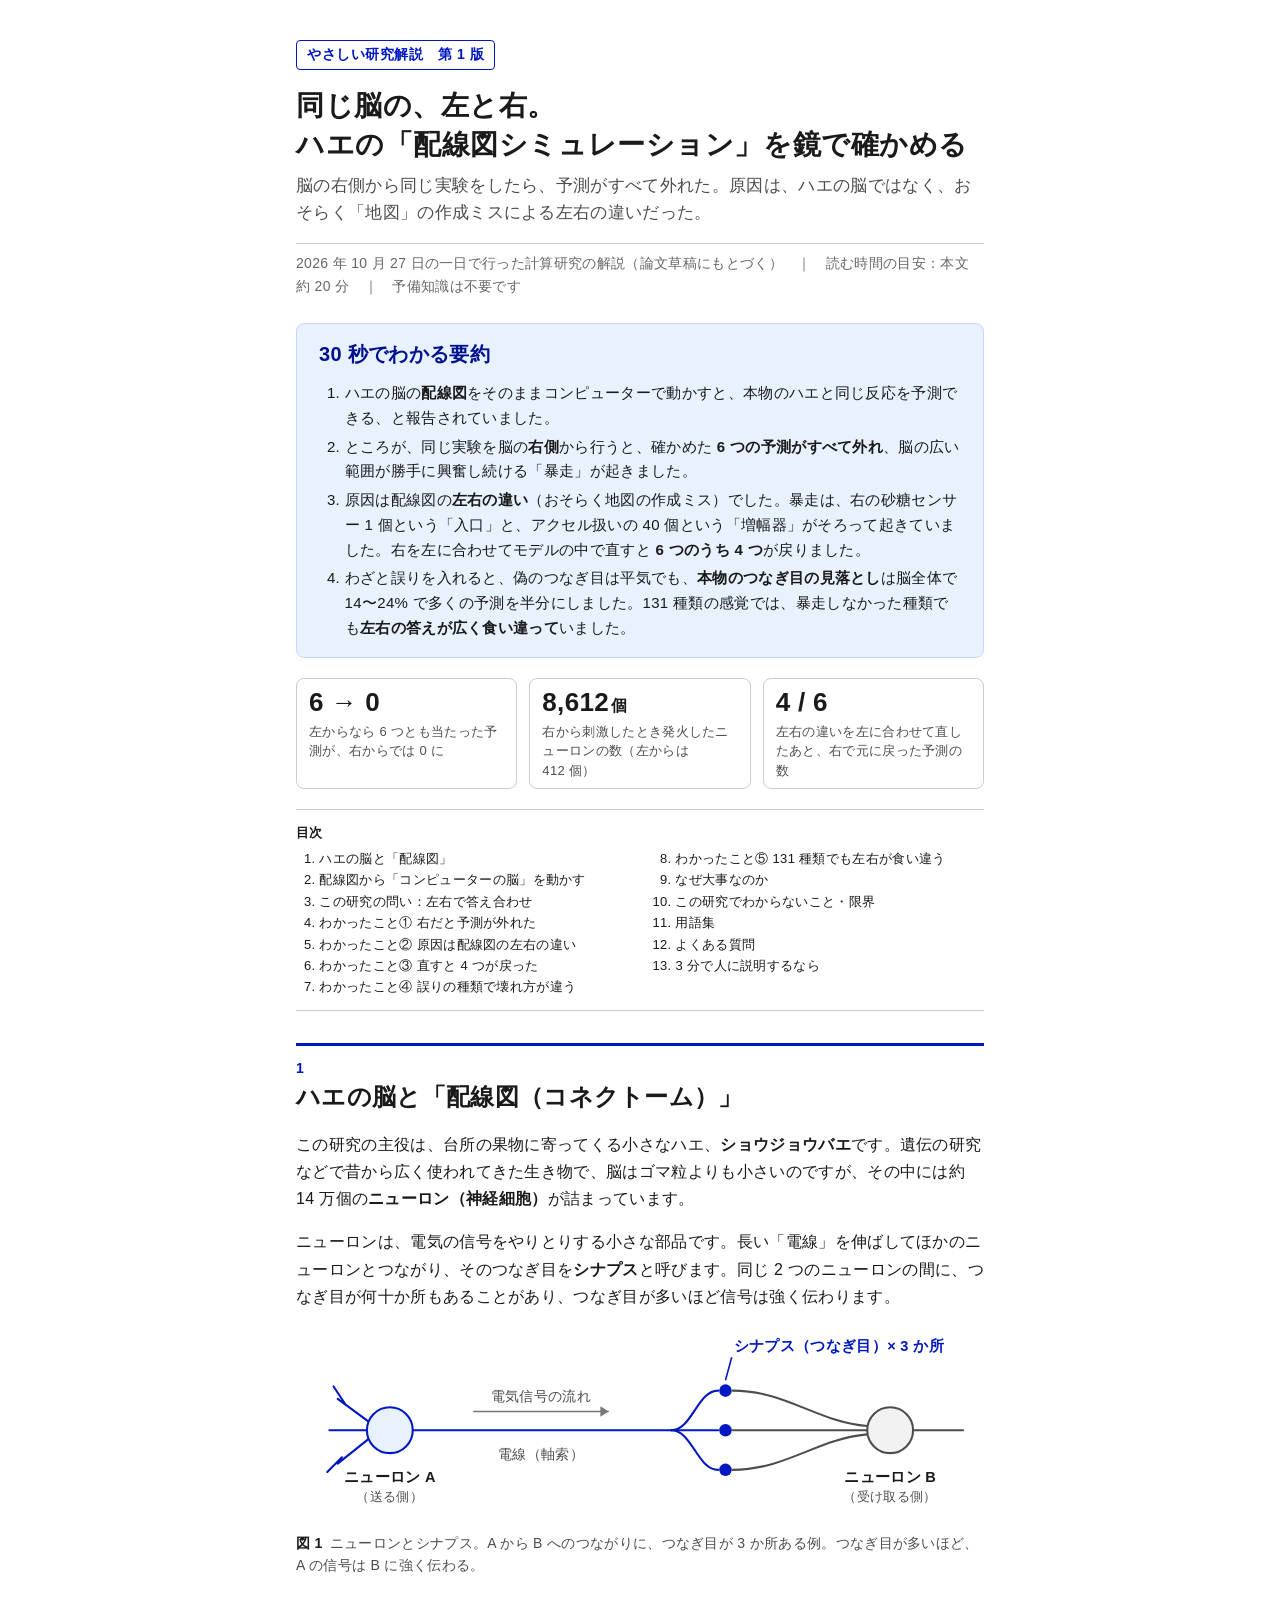
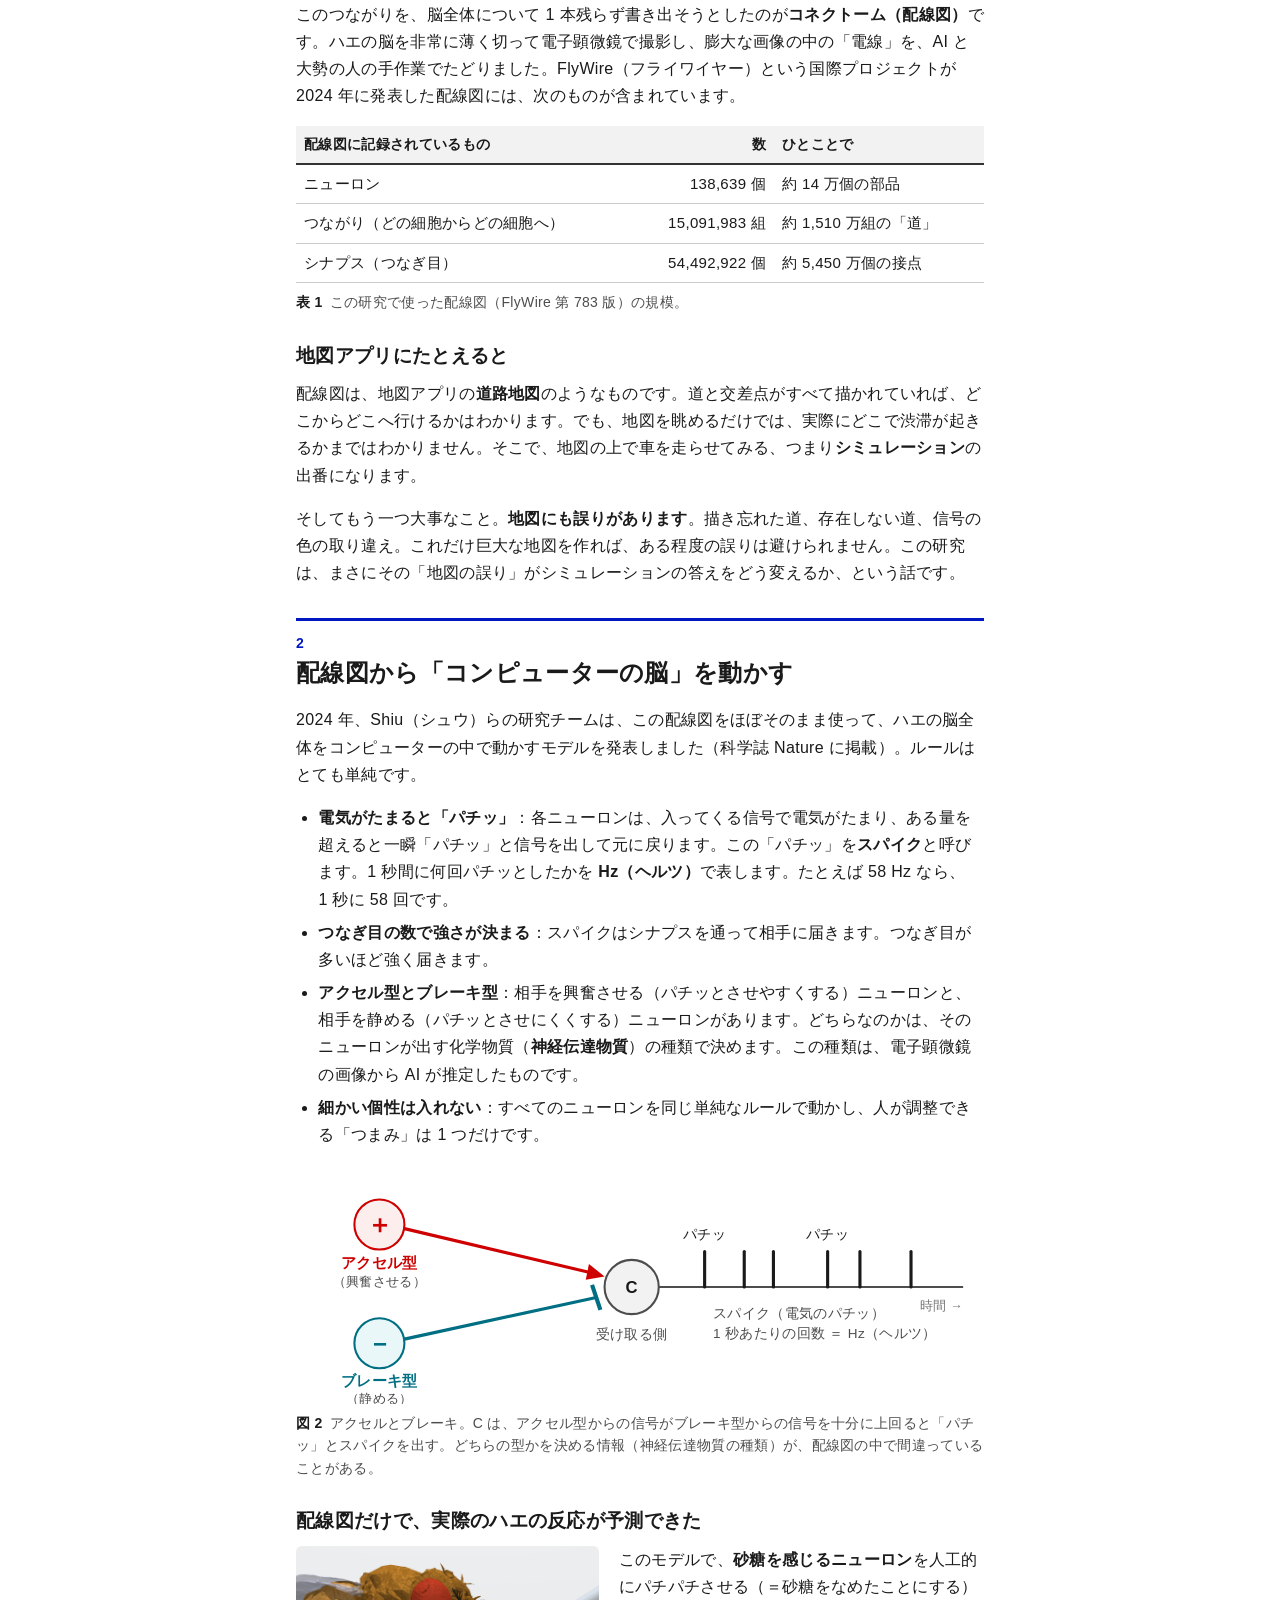
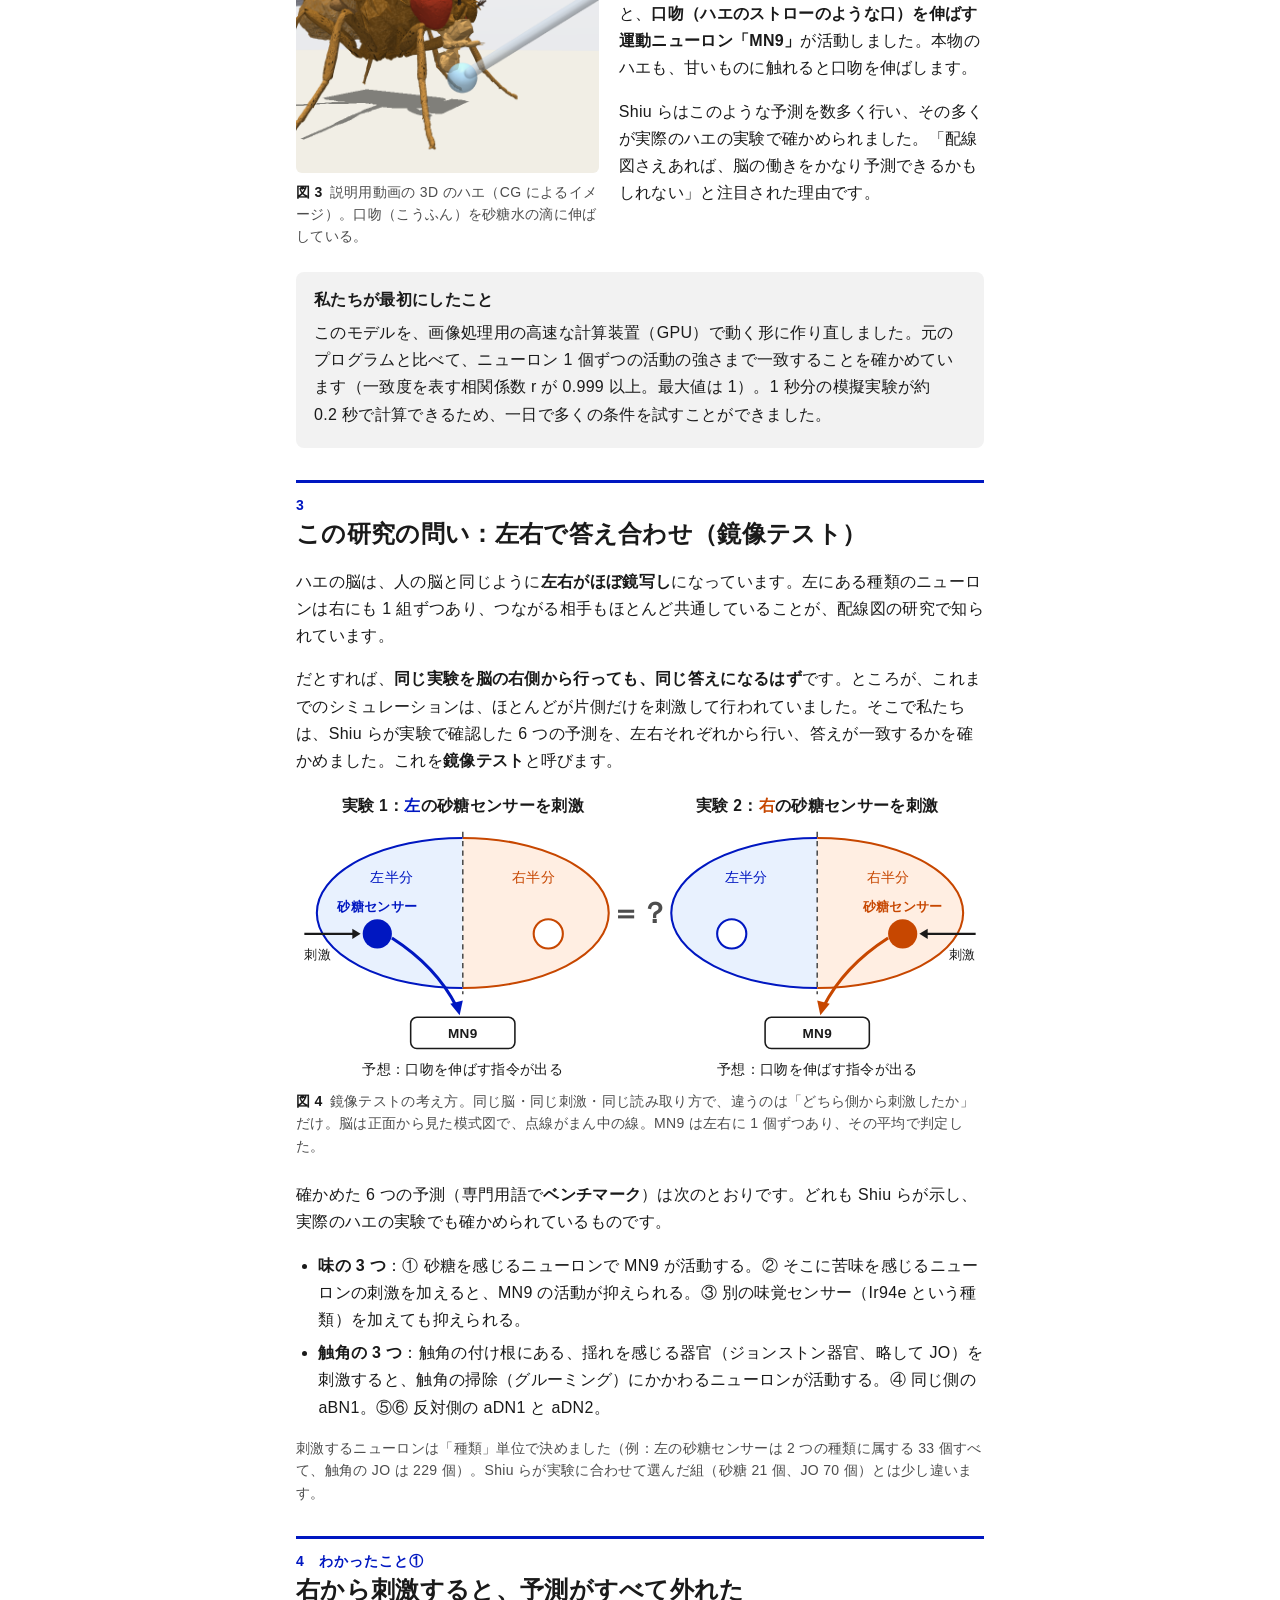
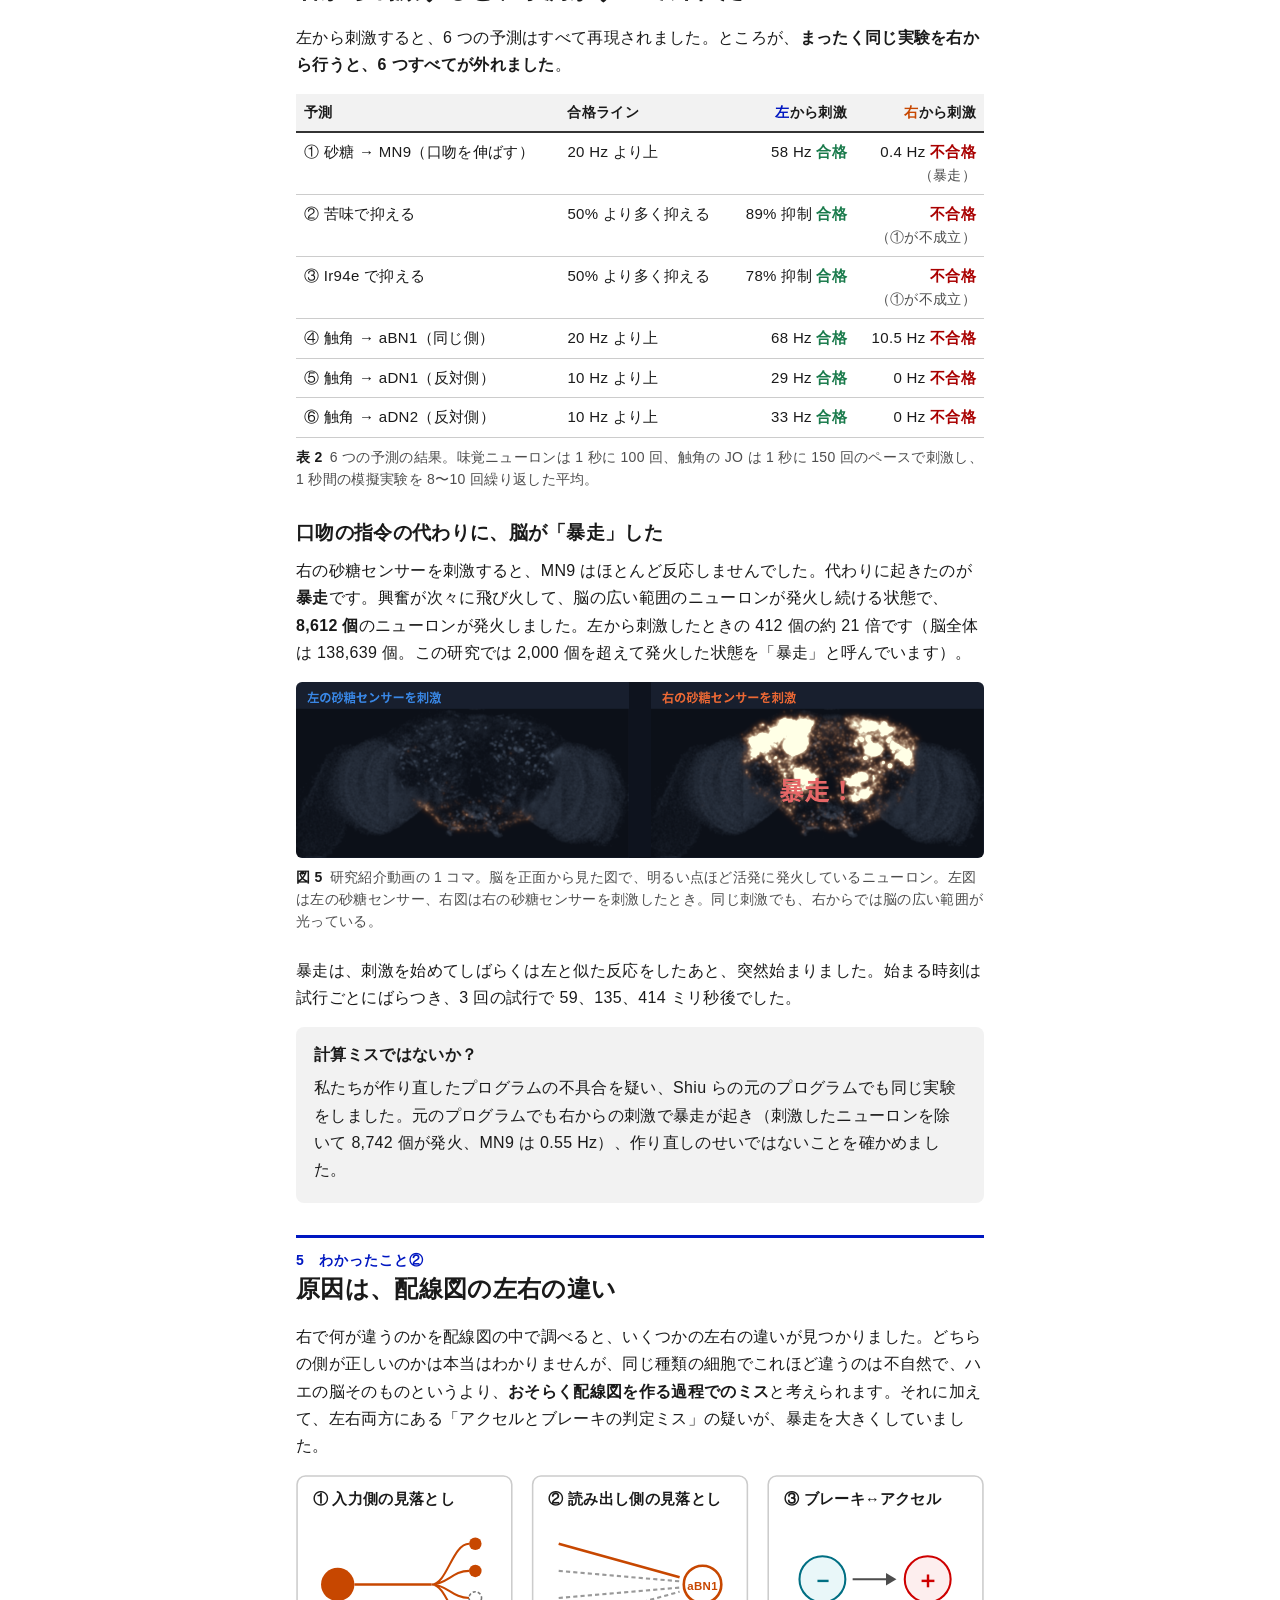
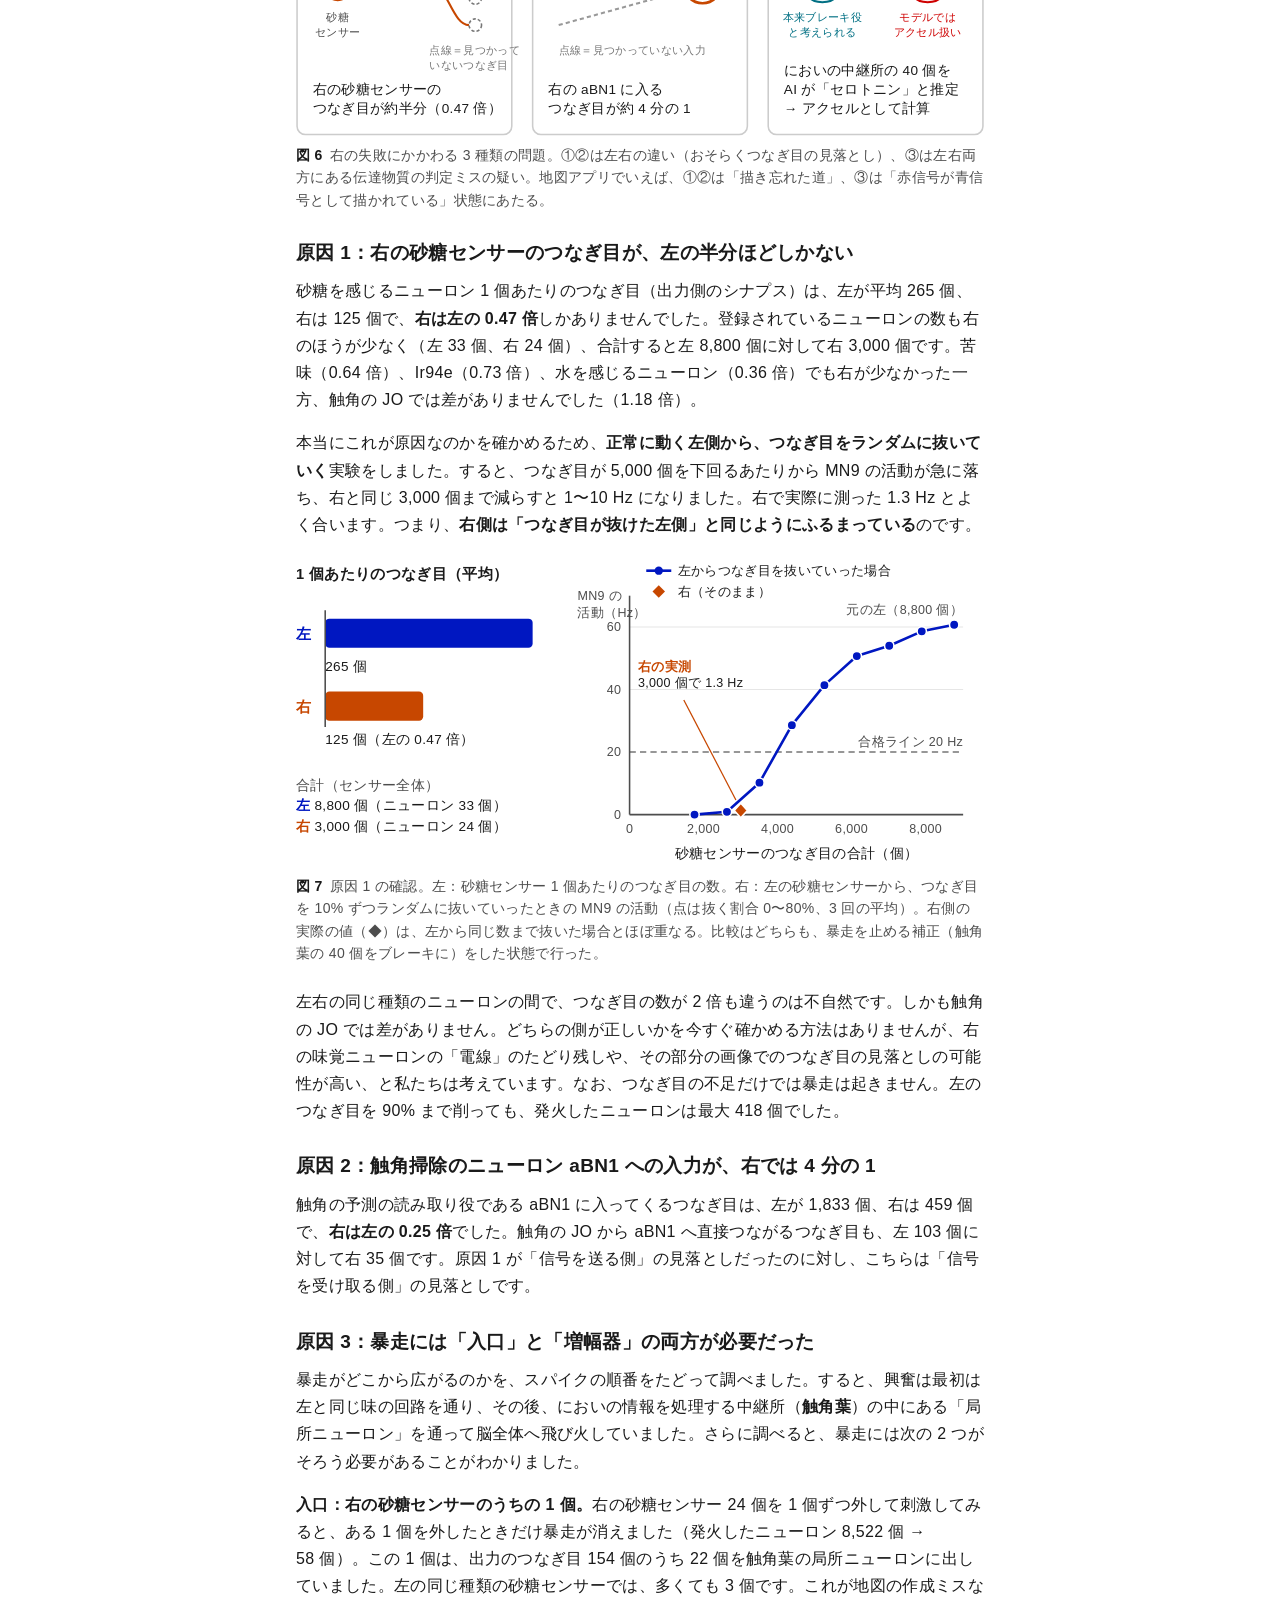
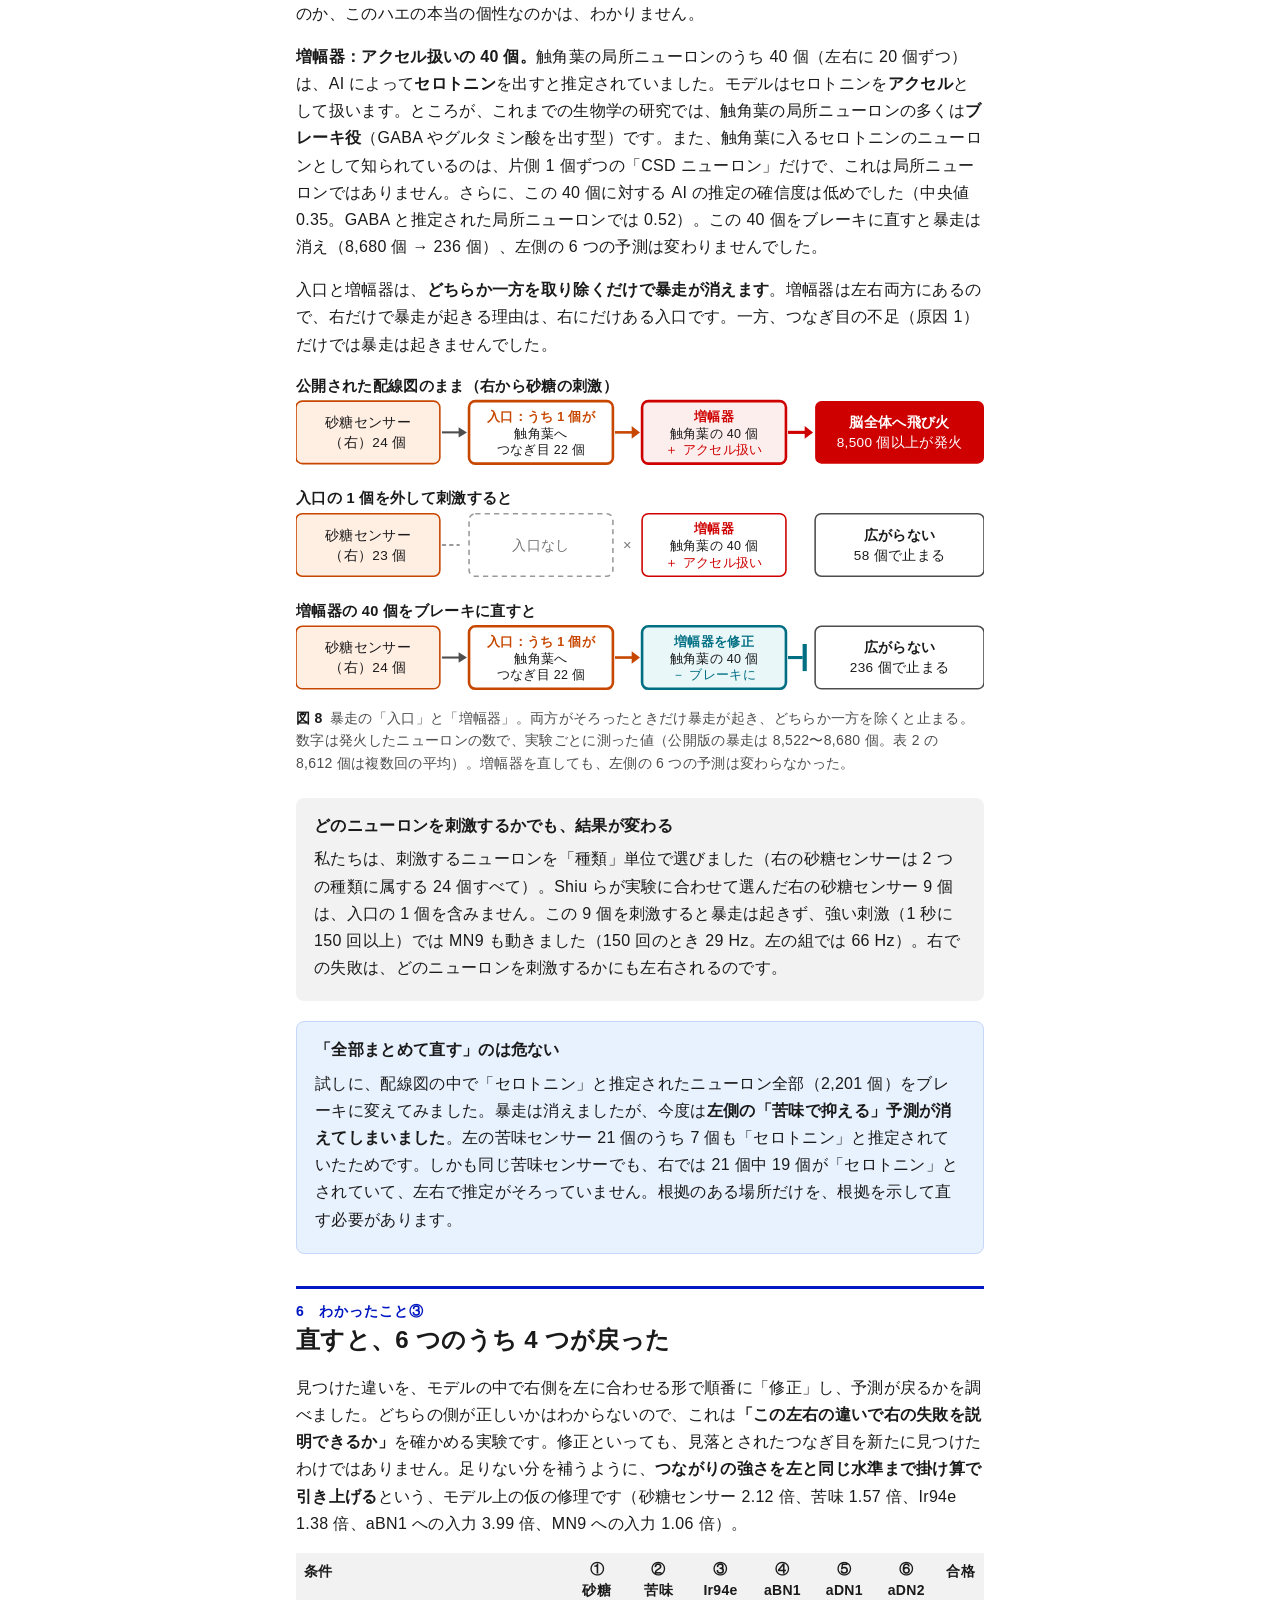
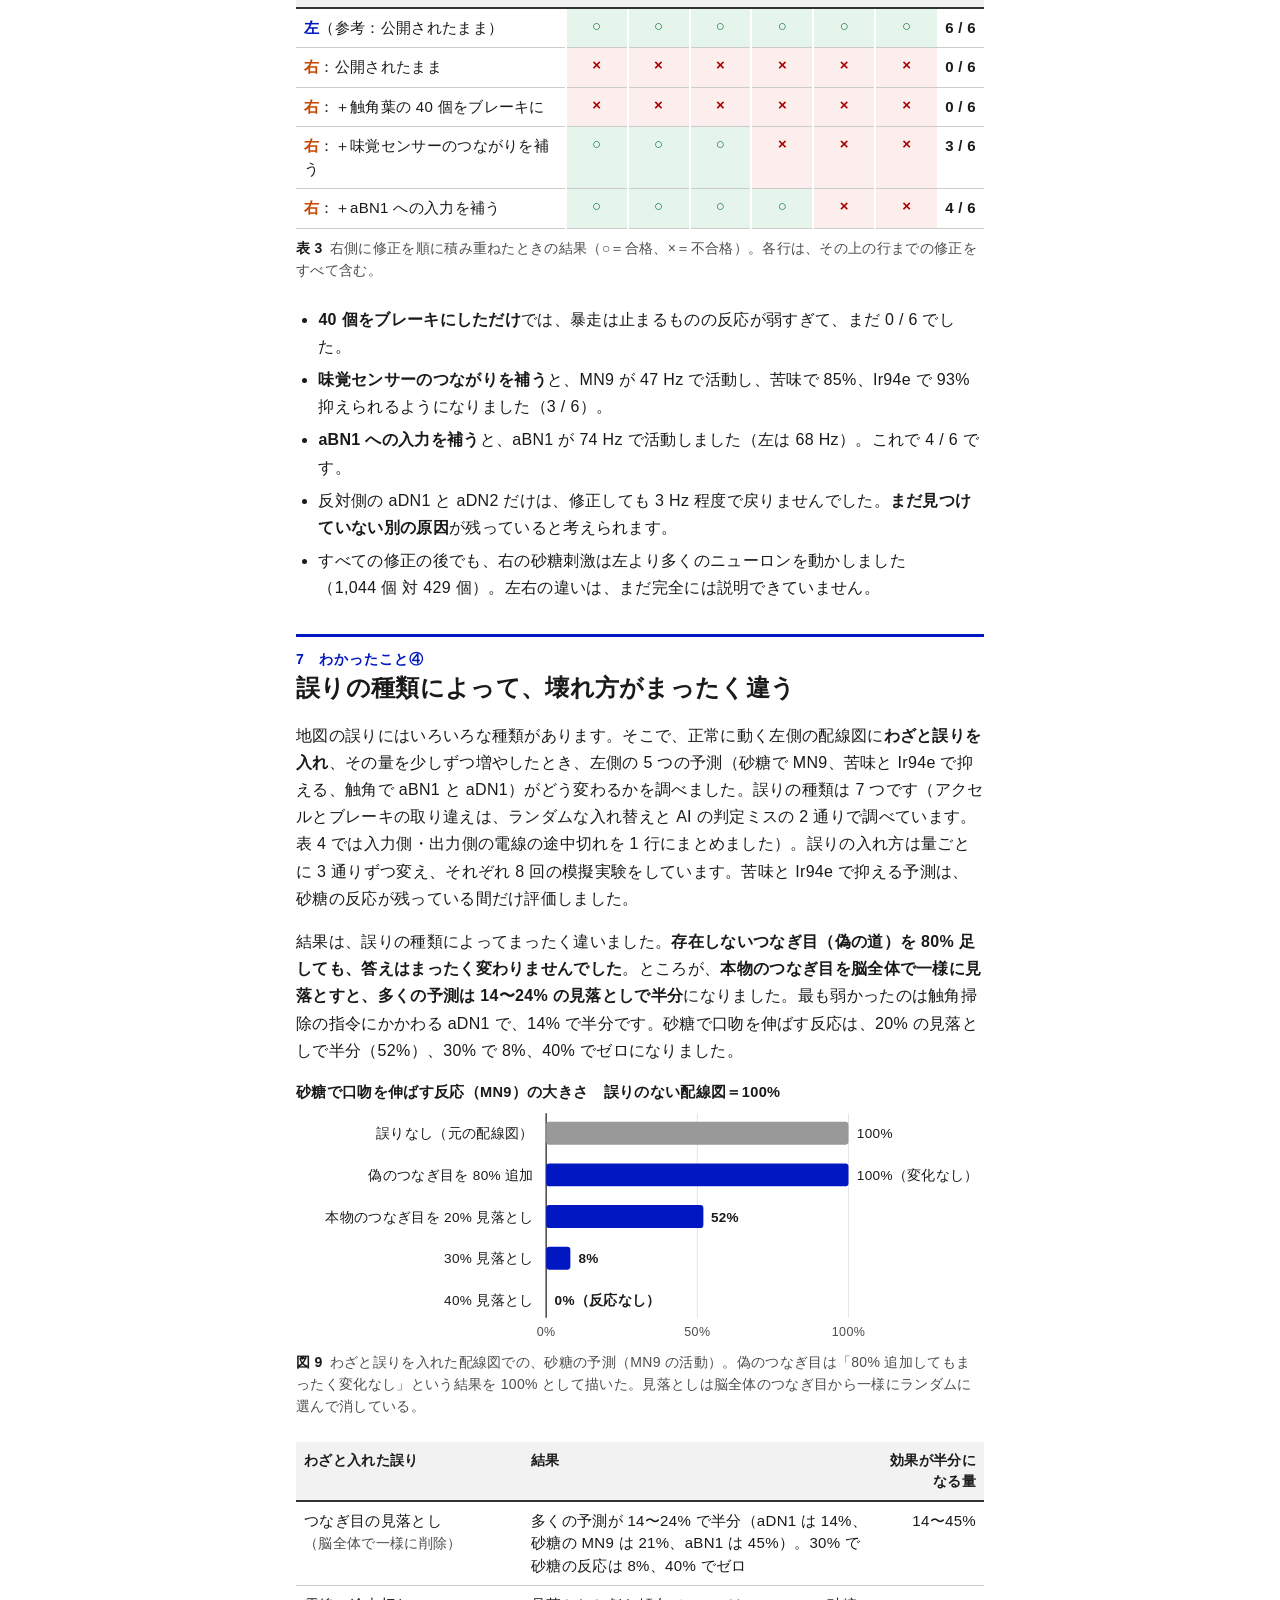
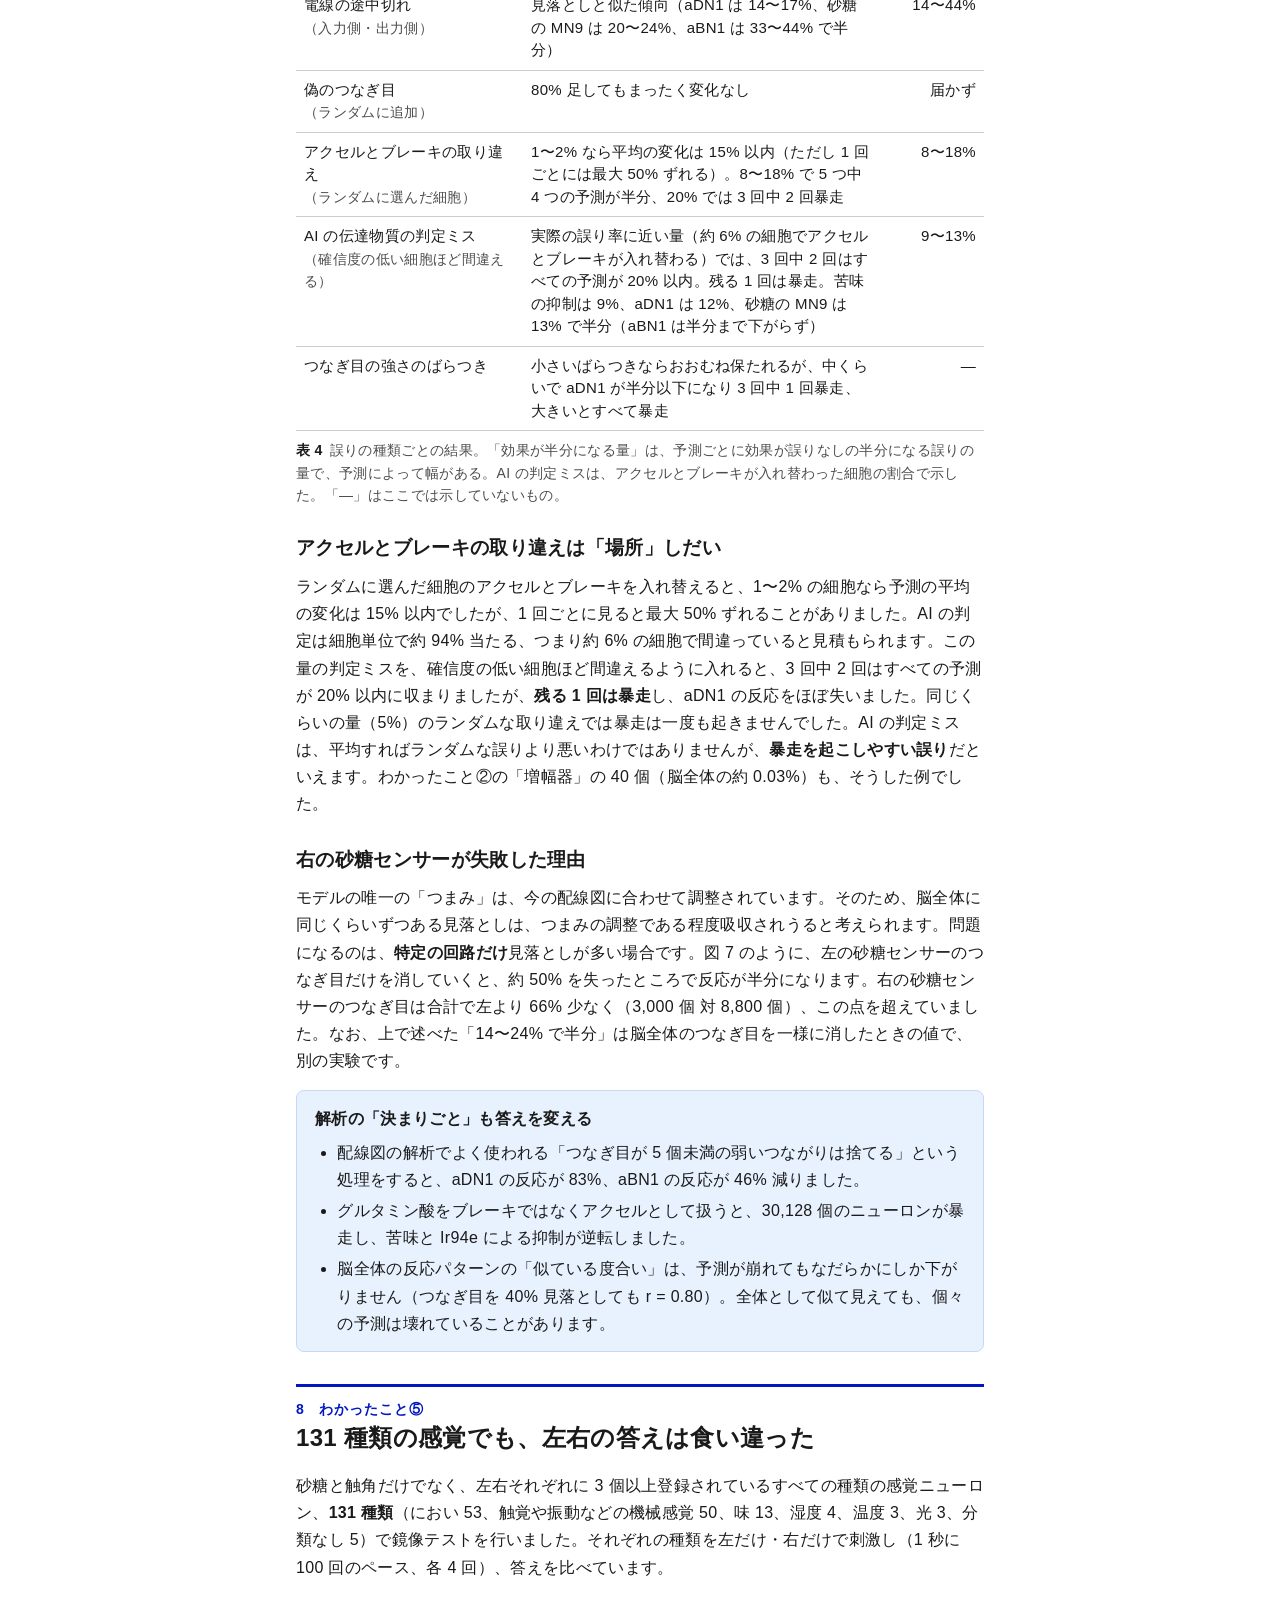
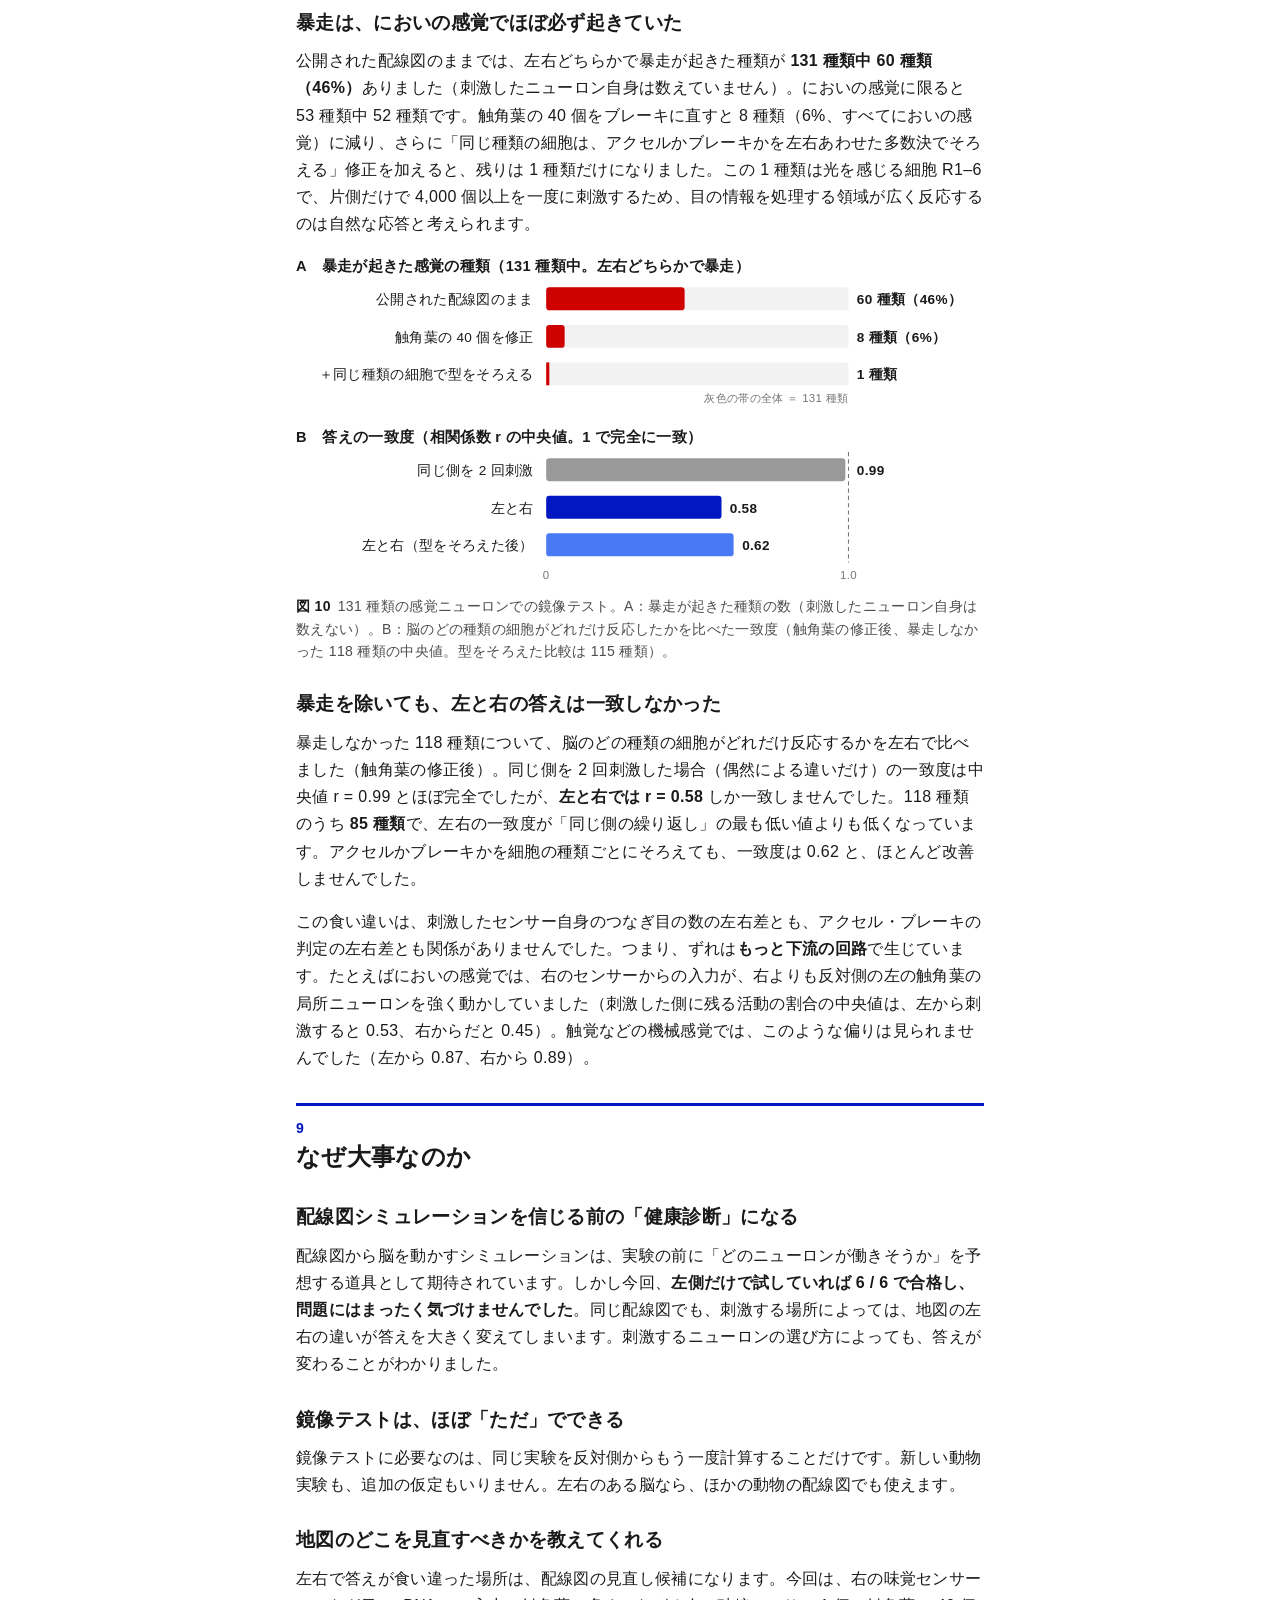
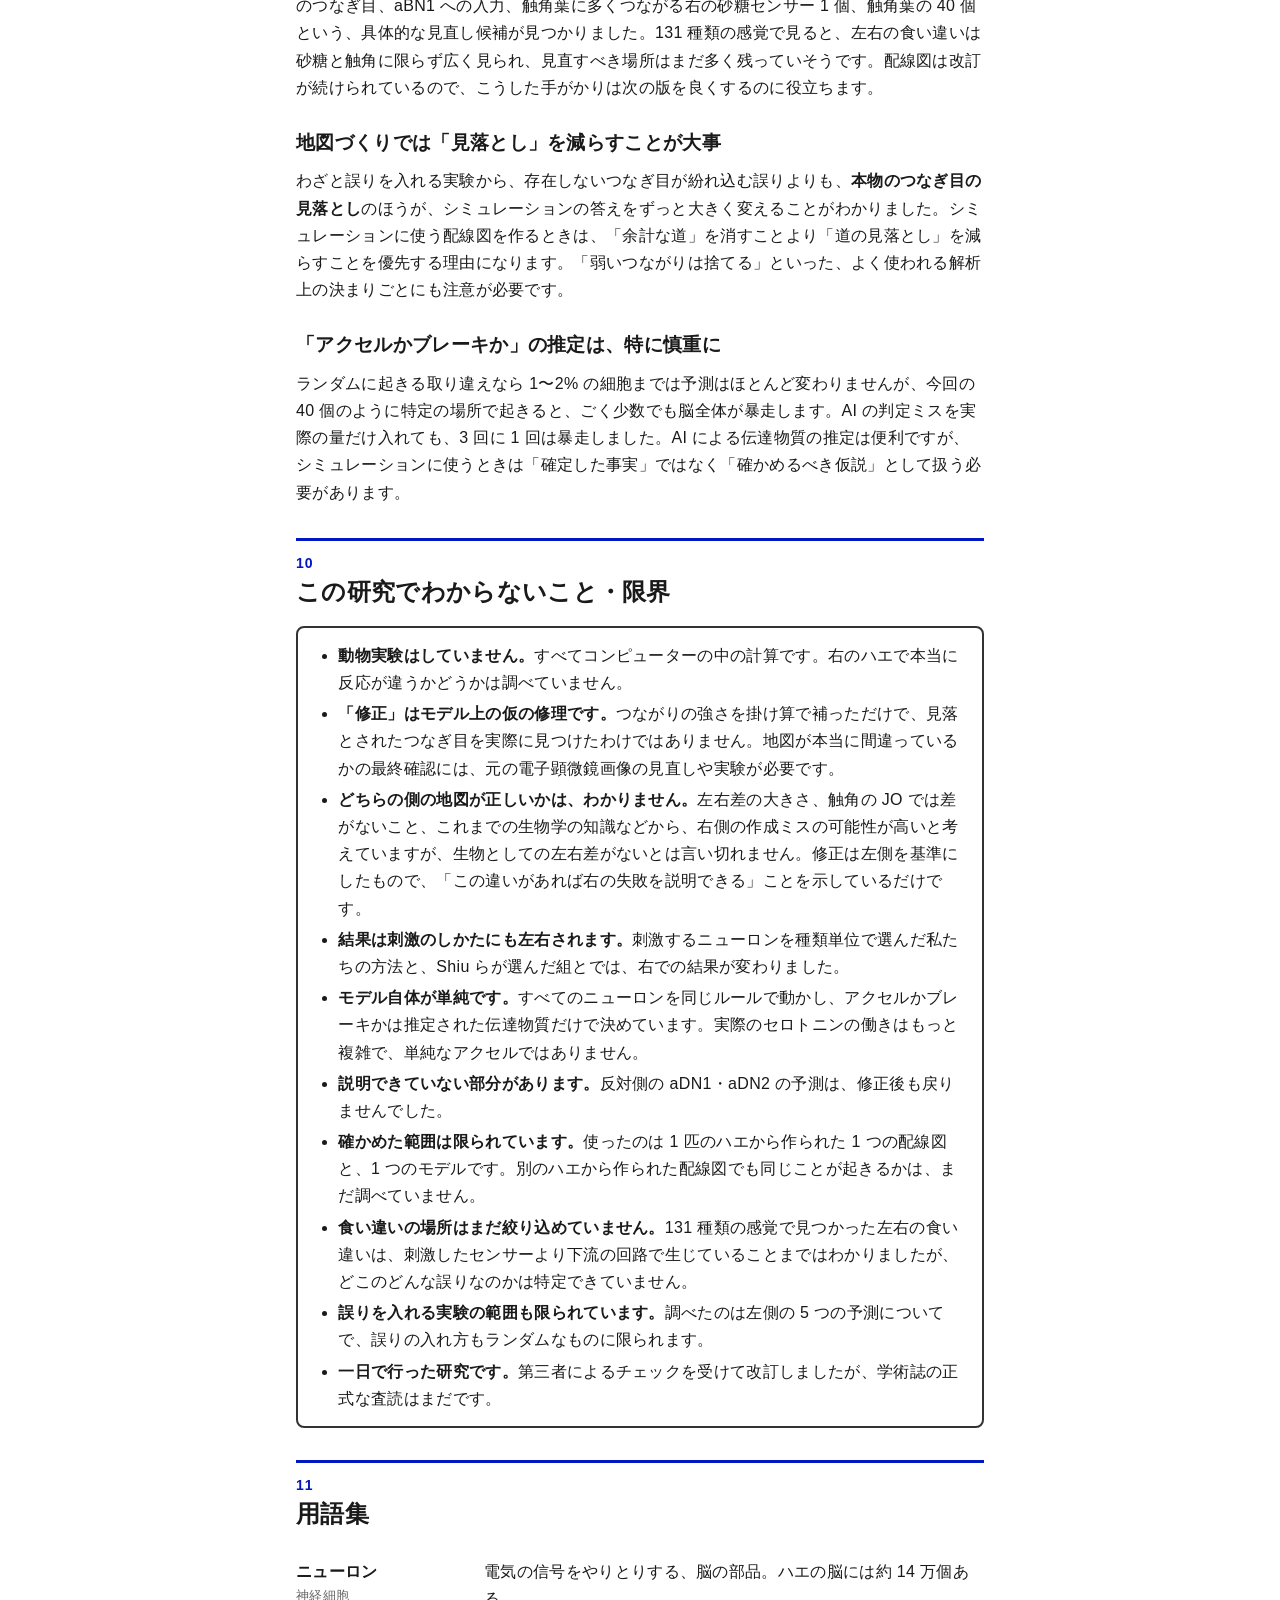
<file: explainer/explainer.html>
<!doctype html>
<html lang="ja">
<head>
<meta charset="utf-8">
<meta name="viewport" content="width=device-width, initial-scale=1">
<title>同じ脳の、左と右</title>
<style>
:root {
  --key-50: #e8f1fe;
  --key-100: #d9e6ff;
  --key-200: #c5d7fb;
  --key-900: #0017c1;
  --key-1000: #00118f;
  --text: #1a1a1a;
  --gray-50: #f2f2f2;
  --gray-100: #e6e6e6;
  --gray-200: #cccccc;
  --gray-300: #b3b3b3;
  --gray-536: #767676;
  --gray-600: #666666;
  --gray-700: #4d4d4d;
  --gray-800: #333333;
  --left: #0017c1;      /* 左半球 = Blue-900 */
  --left-bg: #e8f1fe;
  --right: #c74700;     /* 右半球 = Orange-800 */
  --right-bg: #ffeee2;
  --exc: #ce0000;       /* アクセル（興奮）= Red-900 */
  --inh: #006f83;       /* ブレーキ（抑制）= Cyan-900 */
  --ok: #197a4b;        /* Green-800 */
  --ok-bg: #e6f5ec;
  --ng: #a90000;        /* Red-1000 */
  --ng-bg: #fdeeee;
  --warn-bg: #fbf5e0;
  --warn: #806300;
  --font: 'Noto Sans JP', 'Noto Sans CJK JP', sans-serif;
}

@page {
  size: A4;
  margin: 15mm 17mm 17mm 17mm;
  @bottom-center {
    content: counter(page) " / " counter(pages);
    font-family: 'Noto Sans JP', 'Noto Sans CJK JP', sans-serif;
    font-size: 9pt;
    color: #767676;
  }
}

* { box-sizing: border-box; }

html { -webkit-print-color-adjust: exact; print-color-adjust: exact; }

body {
  margin: 0;
  background: #ffffff;
  color: var(--text);
  font-family: var(--font);
  font-size: 16px;
  line-height: 1.7;
  letter-spacing: 0.02em;
  font-variant-numeric: tabular-nums;
  font-feature-settings: "palt" 0;
}

main {
  max-width: 720px;
  margin: 0 auto;
  padding: 40px 16px 64px;
}
@media print {
  main { max-width: none; padding: 0; }
}

p { margin: 0 0 1em; }
strong { font-weight: 700; }
small, .small { font-size: 14px; line-height: 1.6; color: var(--gray-700); }

/* ---------- 表紙ブロック ---------- */
.doc-label {
  display: inline-block;
  font-size: 14px;
  font-weight: 700;
  color: var(--key-900);
  border: 1px solid var(--key-900);
  border-radius: 4px;
  padding: 2px 10px;
  margin-bottom: 16px;
  letter-spacing: 0.04em;
}
h1 {
  font-size: 28px;
  line-height: 1.4;
  font-weight: 700;
  margin: 0 0 8px;
  letter-spacing: 0.02em;
}
.subtitle {
  font-size: 17px;
  line-height: 1.6;
  color: var(--gray-700);
  margin: 0 0 16px;
}
.meta {
  font-size: 14px;
  color: var(--gray-600);
  border-top: 1px solid var(--gray-200);
  padding-top: 8px;
  margin-bottom: 24px;
}

/* ---------- 要約 ---------- */
.summary {
  background: var(--key-50);
  border: 1px solid var(--key-200);
  border-radius: 8px;
  padding: 16px 22px 4px;
  margin: 0 0 20px;
  break-inside: avoid;
}
.summary h2 {
  font-size: 20px;
  margin: 0 0 12px;
  padding: 0;
  border: 0;
  color: var(--key-1000);
}
.summary ol { margin: 0 0 12px; padding-left: 1.6em; }
.summary li { margin-bottom: 4px; font-size: 15px; line-height: 1.65; }

.stats {
  display: grid;
  grid-template-columns: repeat(3, 1fr);
  gap: 12px;
  margin: 0 0 20px;
  break-inside: avoid;
}
.stat {
  border: 1px solid var(--gray-200);
  border-radius: 8px;
  padding: 8px 12px;
}
.stat .num {
  font-size: 26px;
  font-weight: 700;
  line-height: 1.2;
  color: var(--text);
}
.stat .num .unit { font-size: 16px; font-weight: 700; margin-left: 2px; }
.stat .lab { font-size: 13px; line-height: 1.5; color: var(--gray-700); margin-top: 4px; }

.toc {
  border-top: 1px solid var(--gray-200);
  border-bottom: 1px solid var(--gray-200);
  padding: 12px 0;
  margin: 0 0 8px;
  font-size: 13px;
  line-height: 1.65;
  columns: 2;
  column-gap: 24px;
  break-inside: avoid;
}
.toc .toc-title { font-weight: 700; column-span: all; margin-bottom: 4px; }
.toc ol { margin: 0; padding-left: 1.8em; }

/* ---------- 見出し ---------- */
section { margin-top: 32px; }
h2 {
  font-size: 24px;
  line-height: 1.45;
  font-weight: 700;
  margin: 0 0 16px;
  padding-top: 12px;
  border-top: 3px solid var(--key-900);
  break-after: avoid;
  break-inside: avoid;
}
h2 .secno {
  display: block;
  font-size: 14px;
  font-weight: 700;
  color: var(--key-900);
  letter-spacing: 0.06em;
  margin-bottom: 2px;
}
h3 {
  font-size: 19px;
  line-height: 1.5;
  font-weight: 700;
  margin: 28px 0 10px;
  break-after: avoid;
}
h3 + p, h2 + p { break-before: avoid; }

/* ---------- ボックス ---------- */
.box {
  border-radius: 8px;
  padding: 14px 18px 4px;
  margin: 0 0 20px;
  break-inside: avoid;
}
.box .box-title { font-weight: 700; margin-bottom: 6px; }
.box.note { background: var(--gray-50); }
.box.key { background: var(--key-50); border: 1px solid var(--key-200); }
.box.caution { background: #ffffff; border: 2px solid var(--gray-800); break-inside: auto; }
.box ul, .box ol { margin: 0 0 10px; padding-left: 1.4em; }
.box li { margin-bottom: 4px; }

.placeholder {
  background: var(--warn-bg);
  border: 2px dashed var(--warn);
  border-radius: 8px;
  padding: 14px 18px 4px;
  margin: 0 0 20px;
  break-inside: avoid;
}
.placeholder .ph-tag {
  display: inline-block;
  font-size: 13px;
  font-weight: 700;
  color: #ffffff;
  background: var(--warn);
  border-radius: 4px;
  padding: 0 8px;
  margin-bottom: 6px;
}
.tbd {
  font-weight: 700;
  color: var(--warn);
  white-space: nowrap;
}

ul.plain { padding-left: 1.4em; margin: 0 0 1em; }
ul.plain li { margin-bottom: 6px; }

/* ---------- 図 ---------- */
figure {
  margin: 8px 0 24px;
  break-inside: avoid;
}
figure svg, figure img { display: block; width: 100%; height: auto; }
figure img { border-radius: 6px; }
figcaption {
  font-size: 14px;
  line-height: 1.6;
  color: var(--gray-700);
  margin-top: 8px;
}
figcaption .fig-no { font-weight: 700; color: var(--text); margin-right: 0.5em; }

.fig-side {
  display: grid;
  grid-template-columns: 44% 1fr;
  gap: 20px;
  align-items: start;
  margin: 8px 0 24px;
  break-inside: avoid;
}
.fig-side figure { margin: 0; }

/* ---------- 表 ---------- */
table {
  width: 100%;
  border-collapse: collapse;
  font-size: 15px;
  line-height: 1.5;
  margin: 0 0 8px;
  break-inside: avoid;
}
th, td {
  border-bottom: 1px solid var(--gray-200);
  padding: 8px 8px;
  text-align: left;
  vertical-align: top;
}
thead th {
  background: var(--gray-50);
  border-bottom: 2px solid var(--gray-800);
  font-weight: 700;
  font-size: 14px;
}
td.num, th.num { text-align: right; white-space: nowrap; }
.tbl-wrap { margin: 8px 0 24px; break-inside: avoid; }
.tbl-cap { font-size: 14px; color: var(--gray-700); margin-top: 6px; line-height: 1.6; }
.tbl-cap .fig-no { font-weight: 700; color: var(--text); margin-right: 0.5em; }
.pass { color: var(--ok); font-weight: 700; }
.fail { color: var(--ng); font-weight: 700; }
.side-l { color: var(--left); font-weight: 700; }
.side-r { color: var(--right); font-weight: 700; }

table.grid td.c, table.grid th.c { text-align: center; width: 9%; padding: 6px 2px; }
table.grid td.c.o { background: var(--ok-bg); color: var(--ok); font-weight: 700; }
table.grid td.c.x { background: var(--ng-bg); color: var(--ng); font-weight: 700; }
table.grid td.c { border-left: 2px solid #ffffff; }
table.grid td.total { text-align: center; font-weight: 700; white-space: nowrap; }

/* ---------- 用語集・FAQ・原稿 ---------- */
dl.glossary { margin: 0; }
dl.glossary div {
  display: grid;
  grid-template-columns: 11em 1fr;
  gap: 12px;
  padding: 10px 0;
  border-bottom: 1px solid var(--gray-200);
  break-inside: avoid;
}
dl.glossary dt { font-weight: 700; }
dl.glossary dd { margin: 0; }
dl.glossary .yomi { display: block; font-size: 13px; font-weight: 400; color: var(--gray-600); }

.faq { margin: 0 0 18px; break-inside: avoid; }
.faq .q { font-weight: 700; margin-bottom: 4px; display: flex; gap: 8px; }
.faq .a { display: flex; gap: 8px; }
.faq .mark {
  flex: none;
  display: inline-block;
  width: 1.7em; height: 1.7em;
  line-height: 1.7em;
  text-align: center;
  border-radius: 4px;
  font-weight: 700;
  font-size: 14px;
  margin-top: 2px;
}
.faq .q .mark { background: var(--key-900); color: #ffffff; }
.faq .a .mark { background: var(--gray-100); color: var(--gray-800); }
.faq .a p { margin: 0; }

.script {
  border-left: 4px solid var(--key-900);
  padding: 4px 0 4px 20px;
  margin: 0 0 16px;
}
.script p { margin-bottom: 0.9em; break-inside: avoid; }
.script .cue { font-size: 13px; font-weight: 700; color: var(--key-900); letter-spacing: 0.05em; display: block; }

.page-break { break-before: page; }

.footer-note {
  margin-top: 40px;
  padding-top: 12px;
  border-top: 1px solid var(--gray-200);
  font-size: 13px;
  line-height: 1.6;
  color: var(--gray-600);
}
</style>
</head>
<body>
<main>

<!-- ======================= 表紙ブロック ======================= -->
<header>
  <div class="doc-label">やさしい研究解説　第 1 版</div>
  <h1>同じ脳の、左と右。<br>ハエの「配線図シミュレーション」を鏡で確かめる</h1>
  <p class="subtitle">脳の右側から同じ実験をしたら、予測がすべて外れた。原因は、ハエの脳ではなく、おそらく「地図」の作成ミスによる左右の違いだった。</p>
  <div class="meta">2026 年 10 月 27 日の一日で行った計算研究の解説（論文草稿にもとづく）　｜　読む時間の目安：本文 約 20&nbsp;分　｜　予備知識は不要です</div>
</header>

<div class="summary">
  <h2>30&nbsp;秒でわかる要約</h2>
  <ol>
    <li>ハエの脳の<strong>配線図</strong>をそのままコンピューターで動かすと、本物のハエと同じ反応を予測できる、と報告されていました。</li>
    <li>ところが、同じ実験を脳の<strong>右側</strong>から行うと、確かめた <strong>6&nbsp;つの予測がすべて外れ</strong>、脳の広い範囲が勝手に興奮し続ける「暴走」が起きました。</li>
    <li>原因は配線図の<strong>左右の違い</strong>（おそらく地図の作成ミス）でした。暴走は、右の砂糖センサー 1&nbsp;個という「入口」と、アクセル扱いの 40&nbsp;個という「増幅器」がそろって起きていました。右を左に合わせてモデルの中で直すと <strong>6&nbsp;つのうち 4&nbsp;つ</strong>が戻りました。</li>
    <li>わざと誤りを入れると、偽のつなぎ目は平気でも、<strong>本物のつなぎ目の見落とし</strong>は脳全体で 14〜24% で多くの予測を半分にしました。131&nbsp;種類の感覚では、暴走しなかった種類でも<strong>左右の答えが広く食い違って</strong>いました。</li>
  </ol>
</div>

<div class="stats">
  <div class="stat">
    <div class="num">6 → 0</div>
    <div class="lab">左からなら 6&nbsp;つとも当たった予測が、右からでは 0 に</div>
  </div>
  <div class="stat">
    <div class="num">8,612<span class="unit">個</span></div>
    <div class="lab">右から刺激したとき発火したニューロンの数（左からは 412&nbsp;個）</div>
  </div>
  <div class="stat">
    <div class="num">4 / 6</div>
    <div class="lab">左右の違いを左に合わせて直したあと、右で元に戻った予測の数</div>
  </div>
</div>

<nav class="toc" aria-label="目次">
  <div class="toc-title">目次</div>
  <ol>
    <li>ハエの脳と「配線図」</li>
    <li>配線図から「コンピューターの脳」を動かす</li>
    <li>この研究の問い：左右で答え合わせ</li>
    <li>わかったこと① 右だと予測が外れた</li>
    <li>わかったこと② 原因は配線図の左右の違い</li>
    <li>わかったこと③ 直すと 4&nbsp;つが戻った</li>
    <li>わかったこと④ 誤りの種類で壊れ方が違う</li>
    <li>わかったこと⑤ 131&nbsp;種類でも左右が食い違う</li>
    <li>なぜ大事なのか</li>
    <li>この研究でわからないこと・限界</li>
    <li>用語集</li>
    <li>よくある質問</li>
    <li>3&nbsp;分で人に説明するなら</li>
  </ol>
</nav>

<!-- ======================= 1 ======================= -->
<section id="s1">
  <h2><span class="secno">1</span>ハエの脳と「配線図（コネクトーム）」</h2>

  <p>この研究の主役は、台所の果物に寄ってくる小さなハエ、<strong>ショウジョウバエ</strong>です。遺伝の研究などで昔から広く使われてきた生き物で、脳はゴマ粒よりも小さいのですが、その中には約 14&nbsp;万個の<strong>ニューロン（神経細胞）</strong>が詰まっています。</p>

  <p>ニューロンは、電気の信号をやりとりする小さな部品です。長い「電線」を伸ばしてほかのニューロンとつながり、そのつなぎ目を<strong>シナプス</strong>と呼びます。同じ 2&nbsp;つのニューロンの間に、つなぎ目が何十か所もあることがあり、つなぎ目が多いほど信号は強く伝わります。</p>

  <figure>
    <svg viewBox="0 0 660 190" role="img" aria-label="ニューロン A の電線がニューロン B につながり、その接点がシナプス（つなぎ目）であることを示す図">
      <style>
        .t { font-family: 'Noto Sans JP','Noto Sans CJK JP',sans-serif; }
        text.t:not([fill]) { fill: #1a1a1a; }
      </style>
      <!-- neuron A dendrites -->
      <g stroke="#0017c1" stroke-width="2" fill="none" stroke-linecap="round">
        <path d="M70 92 L40 70 M70 100 L32 100 M70 108 L40 132 M48 76 L36 58 M44 126 L30 140"/>
        <!-- axon -->
        <path d="M112 100 L360 100"/>
        <path d="M360 100 C380 100 385 62 405 62"/>
        <path d="M360 100 L405 100"/>
        <path d="M360 100 C380 100 385 138 405 138"/>
      </g>
      <circle cx="90" cy="100" r="22" fill="#e8f1fe" stroke="#0017c1" stroke-width="2"/>
      <!-- neuron B -->
      <g stroke="#4d4d4d" stroke-width="2" fill="none" stroke-linecap="round">
        <path d="M419 62 C470 62 500 92 548 96"/>
        <path d="M419 100 L548 100"/>
        <path d="M419 138 C470 138 500 108 548 104"/>
        <path d="M590 100 L640 100"/>
      </g>
      <circle cx="570" cy="100" r="22" fill="#f2f2f2" stroke="#4d4d4d" stroke-width="2"/>
      <!-- synapses -->
      <g fill="#0017c1">
        <circle cx="412" cy="62" r="6"/>
        <circle cx="412" cy="100" r="6"/>
        <circle cx="412" cy="138" r="6"/>
      </g>
      <!-- signal arrow -->
      <path d="M170 82 L300 82" stroke="#767676" stroke-width="1.5" fill="none"/>
      <path d="M300 82 L292 77 L292 87 Z" fill="#767676"/>
      <text class="t" x="235" y="72" font-size="13" text-anchor="middle" fill="#4d4d4d">電気信号の流れ</text>
      <!-- labels -->
      <text class="t" x="90" y="150" font-size="14" font-weight="700" text-anchor="middle">ニューロン A</text>
      <text class="t" x="90" y="168" font-size="12" text-anchor="middle" fill="#4d4d4d">（送る側）</text>
      <text class="t" x="570" y="150" font-size="14" font-weight="700" text-anchor="middle">ニューロン B</text>
      <text class="t" x="570" y="168" font-size="12" text-anchor="middle" fill="#4d4d4d">（受け取る側）</text>
      <path d="M418 30 L412 52" stroke="#0017c1" stroke-width="1.5"/>
      <text class="t" x="420" y="24" font-size="14" font-weight="700" fill="#0017c1">シナプス（つなぎ目）× 3&nbsp;か所</text>
      <text class="t" x="235" y="128" font-size="13" text-anchor="middle" fill="#4d4d4d">電線（軸索）</text>
    </svg>
    <figcaption><span class="fig-no">図 1</span>ニューロンとシナプス。A から B へのつながりに、つなぎ目が 3&nbsp;か所ある例。つなぎ目が多いほど、A の信号は B に強く伝わる。</figcaption>
  </figure>

  <p>このつながりを、脳全体について 1 本残らず書き出そうとしたのが<strong>コネクトーム（配線図）</strong>です。ハエの脳を非常に薄く切って電子顕微鏡で撮影し、膨大な画像の中の「電線」を、AI と大勢の人の手作業でたどりました。FlyWire（フライワイヤー）という国際プロジェクトが 2024 年に発表した配線図には、次のものが含まれています。</p>

  <div class="tbl-wrap">
    <table>
      <thead><tr><th>配線図に記録されているもの</th><th class="num">数</th><th>ひとことで</th></tr></thead>
      <tbody>
        <tr><td>ニューロン</td><td class="num">138,639&nbsp;個</td><td>約 14&nbsp;万個の部品</td></tr>
        <tr><td>つながり（どの細胞からどの細胞へ）</td><td class="num">15,091,983&nbsp;組</td><td>約 1,510&nbsp;万組の「道」</td></tr>
        <tr><td>シナプス（つなぎ目）</td><td class="num">54,492,922&nbsp;個</td><td>約 5,450&nbsp;万個の接点</td></tr>
      </tbody>
    </table>
    <div class="tbl-cap"><span class="fig-no">表 1</span>この研究で使った配線図（FlyWire 第 783 版）の規模。</div>
  </div>

  <h3>地図アプリにたとえると</h3>
  <p>配線図は、地図アプリの<strong>道路地図</strong>のようなものです。道と交差点がすべて描かれていれば、どこからどこへ行けるかはわかります。でも、地図を眺めるだけでは、実際にどこで渋滞が起きるかまではわかりません。そこで、地図の上で車を走らせてみる、つまり<strong>シミュレーション</strong>の出番になります。</p>
  <p>そしてもう一つ大事なこと。<strong>地図にも誤りがあります</strong>。描き忘れた道、存在しない道、信号の色の取り違え。これだけ巨大な地図を作れば、ある程度の誤りは避けられません。この研究は、まさにその「地図の誤り」がシミュレーションの答えをどう変えるか、という話です。</p>
</section>

<!-- ======================= 2 ======================= -->
<section id="s2">
  <h2><span class="secno">2</span>配線図から「コンピューターの脳」を動かす</h2>

  <p>2024 年、Shiu（シュウ）らの研究チームは、この配線図をほぼそのまま使って、ハエの脳全体をコンピューターの中で動かすモデルを発表しました（科学誌 Nature に掲載）。ルールはとても単純です。</p>

  <ul class="plain">
    <li><strong>電気がたまると「パチッ」</strong>：各ニューロンは、入ってくる信号で電気がたまり、ある量を超えると一瞬「パチッ」と信号を出して元に戻ります。この「パチッ」を<strong>スパイク</strong>と呼びます。1&nbsp;秒間に何回パチッとしたかを <strong>Hz（ヘルツ）</strong>で表します。たとえば 58&nbsp;Hz なら、1&nbsp;秒に 58&nbsp;回です。</li>
    <li><strong>つなぎ目の数で強さが決まる</strong>：スパイクはシナプスを通って相手に届きます。つなぎ目が多いほど強く届きます。</li>
    <li><strong>アクセル型とブレーキ型</strong>：相手を興奮させる（パチッとさせやすくする）ニューロンと、相手を静める（パチッとさせにくくする）ニューロンがあります。どちらなのかは、そのニューロンが出す化学物質（<strong>神経伝達物質</strong>）の種類で決めます。この種類は、電子顕微鏡の画像から AI が推定したものです。</li>
    <li><strong>細かい個性は入れない</strong>：すべてのニューロンを同じ単純なルールで動かし、人が調整できる「つまみ」は 1&nbsp;つだけです。</li>
  </ul>

  <figure>
    <svg viewBox="0 0 660 230" role="img" aria-label="アクセル型ニューロンとブレーキ型ニューロンが受け取る側のニューロン C に信号を送り、C がスパイクを出す様子を示す図">
      <style>
        .t { font-family: 'Noto Sans JP','Noto Sans CJK JP',sans-serif; }
        text.t:not([fill]) { fill: #1a1a1a; }
      </style>
      <!-- accelerator neuron -->
      <circle cx="80" cy="58" r="24" fill="#fdeeee" stroke="#ce0000" stroke-width="2"/>
      <text class="t" x="80" y="66" font-size="24" font-weight="700" text-anchor="middle" fill="#ce0000">＋</text>
      <text class="t" x="80" y="100" font-size="14" font-weight="700" text-anchor="middle" fill="#ce0000">アクセル型</text>
      <text class="t" x="80" y="117" font-size="12" text-anchor="middle" fill="#4d4d4d">（興奮させる）</text>
      <path d="M104 62 L282 104" stroke="#ce0000" stroke-width="3" fill="none"/>
      <path d="M296 108 L281 96 L278 111 Z" fill="#ce0000"/>
      <!-- brake neuron -->
      <circle cx="80" cy="172" r="24" fill="#e9f7f9" stroke="#006f83" stroke-width="2"/>
      <text class="t" x="80" y="180" font-size="24" font-weight="700" text-anchor="middle" fill="#006f83">－</text>
      <text class="t" x="80" y="213" font-size="14" font-weight="700" text-anchor="middle" fill="#006f83">ブレーキ型</text>
      <text class="t" x="80" y="229" font-size="12" text-anchor="middle" fill="#4d4d4d">（静める）</text>
      <path d="M104 168 L288 128" stroke="#006f83" stroke-width="3" fill="none"/>
      <path d="M284 116 L292 140" stroke="#006f83" stroke-width="4" fill="none"/>
      <!-- target neuron -->
      <circle cx="322" cy="118" r="26" fill="#f2f2f2" stroke="#4d4d4d" stroke-width="2"/>
      <text class="t" x="322" y="124" font-size="16" font-weight="700" text-anchor="middle">C</text>
      <text class="t" x="322" y="168" font-size="13" text-anchor="middle" fill="#4d4d4d">受け取る側</text>
      <!-- output spikes -->
      <path d="M348 118 L640 118" stroke="#4d4d4d" stroke-width="2"/>
      <g stroke="#1a1a1a" stroke-width="3" stroke-linecap="round">
        <path d="M392 118 L392 84"/>
        <path d="M430 118 L430 84"/>
        <path d="M458 118 L458 84"/>
        <path d="M510 118 L510 84"/>
        <path d="M541 118 L541 84"/>
        <path d="M590 118 L590 84"/>
      </g>
      <text class="t" x="392" y="72" font-size="13" text-anchor="middle">パチッ</text>
      <text class="t" x="510" y="72" font-size="13" text-anchor="middle">パチッ</text>
      <text class="t" x="400" y="148" font-size="13" fill="#4d4d4d">スパイク（電気のパチッ）</text>
      <text class="t" x="400" y="167" font-size="13" fill="#4d4d4d">1&nbsp;秒あたりの回数 ＝ Hz（ヘルツ）</text>
      <text class="t" x="640" y="140" font-size="12" text-anchor="end" fill="#767676">時間 →</text>
    </svg>
    <figcaption><span class="fig-no">図 2</span>アクセルとブレーキ。C は、アクセル型からの信号がブレーキ型からの信号を十分に上回ると「パチッ」とスパイクを出す。どちらの型かを決める情報（神経伝達物質の種類）が、配線図の中で間違っていることがある。</figcaption>
  </figure>

  <h3>配線図だけで、実際のハエの反応が予測できた</h3>
  <div class="fig-side">
    <figure>
      <img src="img/fly_proboscis.png" alt="3D で描いたハエが、ストローのような口（口吻）を砂糖水の滴に伸ばしている">
      <figcaption><span class="fig-no">図 3</span>説明用動画の 3D のハエ（CG によるイメージ）。口吻（こうふん）を砂糖水の滴に伸ばしている。</figcaption>
    </figure>
    <div>
      <p>このモデルで、<strong>砂糖を感じるニューロン</strong>を人工的にパチパチさせる（＝砂糖をなめたことにする）と、<strong>口吻（ハエのストローのような口）を伸ばす運動ニューロン「MN9」</strong>が活動しました。本物のハエも、甘いものに触れると口吻を伸ばします。</p>
      <p>Shiu らはこのような予測を数多く行い、その多くが実際のハエの実験で確かめられました。「配線図さえあれば、脳の働きをかなり予測できるかもしれない」と注目された理由です。</p>
    </div>
  </div>

  <div class="box note">
    <div class="box-title">私たちが最初にしたこと</div>
    <p>このモデルを、画像処理用の高速な計算装置（GPU）で動く形に作り直しました。元のプログラムと比べて、ニューロン 1&nbsp;個ずつの活動の強さまで一致することを確かめています（一致度を表す相関係数 r が 0.999 以上。最大値は 1）。1&nbsp;秒分の模擬実験が約 0.2&nbsp;秒で計算できるため、一日で多くの条件を試すことができました。</p>
  </div>
</section>

<!-- ======================= 3 ======================= -->
<section id="s3">
  <h2><span class="secno">3</span>この研究の問い：左右で答え合わせ（鏡像テスト）</h2>

  <p>ハエの脳は、人の脳と同じように<strong>左右がほぼ鏡写し</strong>になっています。左にある種類のニューロンは右にも 1&nbsp;組ずつあり、つながる相手もほとんど共通していることが、配線図の研究で知られています。</p>
  <p>だとすれば、<strong>同じ実験を脳の右側から行っても、同じ答えになるはず</strong>です。ところが、これまでのシミュレーションは、ほとんどが片側だけを刺激して行われていました。そこで私たちは、Shiu らが実験で確認した 6&nbsp;つの予測を、左右それぞれから行い、答えが一致するかを確かめました。これを<strong>鏡像テスト</strong>と呼びます。</p>

  <figure>
    <svg viewBox="0 0 660 280" role="img" aria-label="実験 1 は左の砂糖センサーを、実験 2 は右の砂糖センサーを刺激し、どちらも MN9 が活動して口吻を伸ばすはず、という鏡像テストの考え方の図">
      <style>
        .t { font-family: 'Noto Sans JP','Noto Sans CJK JP',sans-serif; }
        text.t:not([fill]) { fill: #1a1a1a; }
      </style>
      <defs>
        <clipPath id="cl1"><rect x="0" y="0" width="160" height="280"/></clipPath>
        <clipPath id="cr1"><rect x="160" y="0" width="200" height="280"/></clipPath>
        <clipPath id="cl2"><rect x="300" y="0" width="200" height="280"/></clipPath>
        <clipPath id="cr2"><rect x="500" y="0" width="200" height="280"/></clipPath>
      </defs>
      <!-- panel 1 -->
      <text class="t" x="160" y="20" font-size="15" font-weight="700" text-anchor="middle">実験 1：<tspan fill="#0017c1">左</tspan>の砂糖センサーを刺激</text>
      <ellipse cx="160" cy="118" rx="140" ry="72" fill="#e8f1fe" stroke="#0017c1" stroke-width="2" clip-path="url(#cl1)"/>
      <ellipse cx="160" cy="118" rx="140" ry="72" fill="#ffeee2" stroke="#c74700" stroke-width="2" clip-path="url(#cr1)"/>
      <path d="M160 40 L160 196" stroke="#4d4d4d" stroke-width="1.5" stroke-dasharray="5 4"/>
      <text class="t" x="92" y="88" font-size="13" text-anchor="middle" fill="#0017c1">左半分</text>
      <text class="t" x="228" y="88" font-size="13" text-anchor="middle" fill="#c74700">右半分</text>
      <circle cx="78" cy="138" r="14" fill="#0017c1"/>
      <text class="t" x="78" y="116" font-size="12" text-anchor="middle" fill="#0017c1" font-weight="700">砂糖センサー</text>
      <circle cx="242" cy="138" r="14" fill="#ffffff" stroke="#c74700" stroke-width="2"/>
      <path d="M92 142 C120 160 140 180 154 208" stroke="#0017c1" stroke-width="3" fill="none"/>
      <path d="M157 216 L148 205 L160 202 Z" fill="#0017c1"/>
      <path d="M8 138 L56 138" stroke="#1a1a1a" stroke-width="2"/>
      <path d="M62 138 L54 133 L54 143 Z" fill="#1a1a1a"/>
      <text class="t" x="8" y="162" font-size="12">刺激</text>
      <rect x="110" y="218" width="100" height="30" rx="6" fill="#ffffff" stroke="#1a1a1a" stroke-width="1.5"/>
      <text class="t" x="160" y="238" font-size="13" font-weight="700" text-anchor="middle">MN9</text>
      <text class="t" x="160" y="272" font-size="13" text-anchor="middle">予想：口吻を伸ばす指令が出る</text>

      <!-- equals -->
      <text class="t" x="330" y="128" font-size="28" font-weight="700" text-anchor="middle" fill="#4d4d4d">＝？</text>

      <!-- panel 2 -->
      <text class="t" x="500" y="20" font-size="15" font-weight="700" text-anchor="middle">実験 2：<tspan fill="#c74700">右</tspan>の砂糖センサーを刺激</text>
      <ellipse cx="500" cy="118" rx="140" ry="72" fill="#e8f1fe" stroke="#0017c1" stroke-width="2" clip-path="url(#cl2)"/>
      <ellipse cx="500" cy="118" rx="140" ry="72" fill="#ffeee2" stroke="#c74700" stroke-width="2" clip-path="url(#cr2)"/>
      <path d="M500 40 L500 196" stroke="#4d4d4d" stroke-width="1.5" stroke-dasharray="5 4"/>
      <text class="t" x="432" y="88" font-size="13" text-anchor="middle" fill="#0017c1">左半分</text>
      <text class="t" x="568" y="88" font-size="13" text-anchor="middle" fill="#c74700">右半分</text>
      <circle cx="418" cy="138" r="14" fill="#ffffff" stroke="#0017c1" stroke-width="2"/>
      <circle cx="582" cy="138" r="14" fill="#c74700"/>
      <text class="t" x="582" y="116" font-size="12" text-anchor="middle" fill="#c74700" font-weight="700">砂糖センサー</text>
      <path d="M568 142 C540 160 520 180 506 208" stroke="#c74700" stroke-width="3" fill="none"/>
      <path d="M503 216 L500 202 L512 205 Z" fill="#c74700"/>
      <path d="M652 138 L604 138" stroke="#1a1a1a" stroke-width="2"/>
      <path d="M598 138 L606 133 L606 143 Z" fill="#1a1a1a"/>
      <text class="t" x="652" y="162" font-size="12" text-anchor="end">刺激</text>
      <rect x="450" y="218" width="100" height="30" rx="6" fill="#ffffff" stroke="#1a1a1a" stroke-width="1.5"/>
      <text class="t" x="500" y="238" font-size="13" font-weight="700" text-anchor="middle">MN9</text>
      <text class="t" x="500" y="272" font-size="13" text-anchor="middle">予想：口吻を伸ばす指令が出る</text>
    </svg>
    <figcaption><span class="fig-no">図 4</span>鏡像テストの考え方。同じ脳・同じ刺激・同じ読み取り方で、違うのは「どちら側から刺激したか」だけ。脳は正面から見た模式図で、点線がまん中の線。MN9 は左右に 1&nbsp;個ずつあり、その平均で判定した。</figcaption>
  </figure>

  <p>確かめた 6&nbsp;つの予測（専門用語で<strong>ベンチマーク</strong>）は次のとおりです。どれも Shiu らが示し、実際のハエの実験でも確かめられているものです。</p>
  <ul class="plain">
    <li><strong>味の 3&nbsp;つ</strong>：① 砂糖を感じるニューロンで MN9 が活動する。② そこに苦味を感じるニューロンの刺激を加えると、MN9 の活動が抑えられる。③ 別の味覚センサー（Ir94e という種類）を加えても抑えられる。</li>
    <li><strong>触角の 3&nbsp;つ</strong>：触角の付け根にある、揺れを感じる器官（ジョンストン器官、略して JO）を刺激すると、触角の掃除（グルーミング）にかかわるニューロンが活動する。④ 同じ側の aBN1。⑤⑥ 反対側の aDN1 と aDN2。</li>
  </ul>
  <p class="small">刺激するニューロンは「種類」単位で決めました（例：左の砂糖センサーは 2&nbsp;つの種類に属する 33&nbsp;個すべて、触角の JO は 229&nbsp;個）。Shiu らが実験に合わせて選んだ組（砂糖 21&nbsp;個、JO 70&nbsp;個）とは少し違います。</p>
</section>

<!-- ======================= 4 ======================= -->
<section id="s4">
  <h2><span class="secno">4　わかったこと①</span>右から刺激すると、予測がすべて外れた</h2>

  <p>左から刺激すると、6&nbsp;つの予測はすべて再現されました。ところが、<strong>まったく同じ実験を右から行うと、6&nbsp;つすべてが外れました</strong>。</p>

  <div class="tbl-wrap">
    <table>
      <thead>
        <tr><th>予測</th><th>合格ライン</th><th class="num"><span class="side-l">左</span>から刺激</th><th class="num"><span class="side-r">右</span>から刺激</th></tr>
      </thead>
      <tbody>
        <tr><td>① 砂糖 → MN9（口吻を伸ばす）</td><td>20&nbsp;Hz より上</td><td class="num">58&nbsp;Hz <span class="pass">合格</span></td><td class="num">0.4&nbsp;Hz <span class="fail">不合格</span><br><small>（暴走）</small></td></tr>
        <tr><td>② 苦味で抑える</td><td>50% より多く抑える</td><td class="num">89% 抑制 <span class="pass">合格</span></td><td class="num"><span class="fail">不合格</span><br><small>（①が不成立）</small></td></tr>
        <tr><td>③ Ir94e で抑える</td><td>50% より多く抑える</td><td class="num">78% 抑制 <span class="pass">合格</span></td><td class="num"><span class="fail">不合格</span><br><small>（①が不成立）</small></td></tr>
        <tr><td>④ 触角 → aBN1（同じ側）</td><td>20&nbsp;Hz より上</td><td class="num">68&nbsp;Hz <span class="pass">合格</span></td><td class="num">10.5&nbsp;Hz <span class="fail">不合格</span></td></tr>
        <tr><td>⑤ 触角 → aDN1（反対側）</td><td>10&nbsp;Hz より上</td><td class="num">29&nbsp;Hz <span class="pass">合格</span></td><td class="num">0&nbsp;Hz <span class="fail">不合格</span></td></tr>
        <tr><td>⑥ 触角 → aDN2（反対側）</td><td>10&nbsp;Hz より上</td><td class="num">33&nbsp;Hz <span class="pass">合格</span></td><td class="num">0&nbsp;Hz <span class="fail">不合格</span></td></tr>
      </tbody>
    </table>
    <div class="tbl-cap"><span class="fig-no">表 2</span>6&nbsp;つの予測の結果。味覚ニューロンは 1&nbsp;秒に 100&nbsp;回、触角の JO は 1&nbsp;秒に 150&nbsp;回のペースで刺激し、1&nbsp;秒間の模擬実験を 8〜10&nbsp;回繰り返した平均。</div>
  </div>

  <h3>口吻の指令の代わりに、脳が「暴走」した</h3>
  <p>右の砂糖センサーを刺激すると、MN9 はほとんど反応しませんでした。代わりに起きたのが<strong>暴走</strong>です。興奮が次々に飛び火して、脳の広い範囲のニューロンが発火し続ける状態で、<strong>8,612&nbsp;個</strong>のニューロンが発火しました。左から刺激したときの 412&nbsp;個の約 21&nbsp;倍です（脳全体は 138,639&nbsp;個。この研究では 2,000&nbsp;個を超えて発火した状態を「暴走」と呼んでいます）。</p>

  <figure>
    <img src="img/brain_left_right.png" alt="脳を正面から見た 2 枚の図。左の砂糖センサーを刺激した側はわずかに光るだけだが、右の砂糖センサーを刺激した側は脳の広い範囲が明るく光り、暴走と書かれている">
    <figcaption><span class="fig-no">図 5</span>研究紹介動画の 1 コマ。脳を正面から見た図で、明るい点ほど活発に発火しているニューロン。左図は左の砂糖センサー、右図は右の砂糖センサーを刺激したとき。同じ刺激でも、右からでは脳の広い範囲が光っている。</figcaption>
  </figure>

  <p>暴走は、刺激を始めてしばらくは左と似た反応をしたあと、突然始まりました。始まる時刻は試行ごとにばらつき、3&nbsp;回の試行で 59、135、414&nbsp;ミリ秒後でした。</p>

  <div class="box note">
    <div class="box-title">計算ミスではないか？</div>
    <p>私たちが作り直したプログラムの不具合を疑い、Shiu らの元のプログラムでも同じ実験をしました。元のプログラムでも右からの刺激で暴走が起き（刺激したニューロンを除いて 8,742&nbsp;個が発火、MN9 は 0.55&nbsp;Hz）、作り直しのせいではないことを確かめました。</p>
  </div>
</section>

<!-- ======================= 5 ======================= -->
<section id="s5">
  <h2><span class="secno">5　わかったこと②</span>原因は、配線図の左右の違い</h2>

  <p>右で何が違うのかを配線図の中で調べると、いくつかの左右の違いが見つかりました。どちらの側が正しいのかは本当はわかりませんが、同じ種類の細胞でこれほど違うのは不自然で、ハエの脳そのものというより、<strong>おそらく配線図を作る過程でのミス</strong>と考えられます。それに加えて、左右両方にある「アクセルとブレーキの判定ミス」の疑いが、暴走を大きくしていました。</p>

  <figure>
    <svg viewBox="0 0 660 250" role="img" aria-label="右の失敗にかかわる 3&nbsp;種類の問題。1 入力側のつなぎ目の見落とし、2 読み出し側の入力の見落とし、3 ブレーキとアクセルの取り違え">
      <style>
        .t { font-family: 'Noto Sans JP','Noto Sans CJK JP',sans-serif; }
        text.t:not([fill]) { fill: #1a1a1a; }
      </style>
      <!-- card frames -->
      <rect x="1" y="1" width="206" height="248" rx="8" fill="#ffffff" stroke="#cccccc" stroke-width="1.5"/>
      <rect x="227" y="1" width="206" height="248" rx="8" fill="#ffffff" stroke="#cccccc" stroke-width="1.5"/>
      <rect x="453" y="1" width="206" height="248" rx="8" fill="#ffffff" stroke="#cccccc" stroke-width="1.5"/>
      <!-- titles -->
      <text class="t" x="16" y="28" font-size="14" font-weight="700">① 入力側の見落とし</text>
      <text class="t" x="242" y="28" font-size="14" font-weight="700">② 読み出し側の見落とし</text>
      <text class="t" x="468" y="28" font-size="14" font-weight="700">③ ブレーキ↔アクセル</text>

      <!-- card 1: sensor with missing synapses -->
      <circle cx="40" cy="105" r="16" fill="#c74700"/>
      <path d="M56 105 L130 105" stroke="#c74700" stroke-width="2.5"/>
      <path d="M130 105 C145 105 150 66 166 66 M130 105 C145 105 150 92 166 92 M130 105 C145 105 150 118 166 118 M130 105 C145 105 150 144 166 144" stroke="#c74700" stroke-width="2" fill="none"/>
      <circle cx="172" cy="66" r="6" fill="#c74700"/>
      <circle cx="172" cy="92" r="6" fill="#c74700"/>
      <circle cx="172" cy="118" r="6" fill="#ffffff" stroke="#767676" stroke-width="1.5" stroke-dasharray="3 2"/>
      <circle cx="172" cy="144" r="6" fill="#ffffff" stroke="#767676" stroke-width="1.5" stroke-dasharray="3 2"/>
      <text class="t" x="40" y="140" font-size="11" text-anchor="middle" fill="#4d4d4d">砂糖</text>
      <text class="t" x="40" y="154" font-size="11" text-anchor="middle" fill="#4d4d4d">センサー</text>
      <text class="t" x="128" y="172" font-size="11" fill="#767676">点線＝見つかって</text>
      <text class="t" x="128" y="186" font-size="11" fill="#767676">いないつなぎ目</text>
      <text class="t" x="16" y="210" font-size="13">右の砂糖センサーの</text>
      <text class="t" x="16" y="228" font-size="13">つなぎ目が約半分（0.47&nbsp;倍）</text>

      <!-- card 2: readout with missing inputs -->
      <circle cx="390" cy="105" r="18" fill="#ffffff" stroke="#c74700" stroke-width="2.5"/>
      <text class="t" x="390" y="110" font-size="11" font-weight="700" text-anchor="middle" fill="#c74700">aBN1</text>
      <path d="M252 66 L368 98" stroke="#c74700" stroke-width="2.5"/>
      <path d="M252 92 L368 102" stroke="#999999" stroke-width="2" stroke-dasharray="4 3"/>
      <path d="M252 118 L368 108" stroke="#999999" stroke-width="2" stroke-dasharray="4 3"/>
      <path d="M252 144 L368 112" stroke="#999999" stroke-width="2" stroke-dasharray="4 3"/>
      <text class="t" x="252" y="172" font-size="11" fill="#767676">点線＝見つかっていない入力</text>
      <text class="t" x="242" y="210" font-size="13">右の aBN1 に入る</text>
      <text class="t" x="242" y="228" font-size="13">つなぎ目が約 4&nbsp;分の 1</text>

      <!-- card 3: sign swap -->
      <circle cx="505" cy="100" r="22" fill="#e9f7f9" stroke="#006f83" stroke-width="2"/>
      <text class="t" x="505" y="108" font-size="22" font-weight="700" text-anchor="middle" fill="#006f83">－</text>
      <text class="t" x="505" y="140" font-size="11" text-anchor="middle" fill="#006f83">本来ブレーキ役</text>
      <text class="t" x="505" y="154" font-size="11" text-anchor="middle" fill="#006f83">と考えられる</text>
      <path d="M534 100 L568 100" stroke="#4d4d4d" stroke-width="2"/>
      <path d="M576 100 L566 94 L566 106 Z" fill="#4d4d4d"/>
      <circle cx="606" cy="100" r="22" fill="#fdeeee" stroke="#ce0000" stroke-width="2"/>
      <text class="t" x="606" y="108" font-size="22" font-weight="700" text-anchor="middle" fill="#ce0000">＋</text>
      <text class="t" x="606" y="140" font-size="11" text-anchor="middle" fill="#ce0000">モデルでは</text>
      <text class="t" x="606" y="154" font-size="11" text-anchor="middle" fill="#ce0000">アクセル扱い</text>
      <text class="t" x="468" y="192" font-size="13">においの中継所の 40&nbsp;個を</text>
      <text class="t" x="468" y="210" font-size="13">AI が「セロトニン」と推定</text>
      <text class="t" x="468" y="228" font-size="13">→ アクセルとして計算</text>
    </svg>
    <figcaption><span class="fig-no">図 6</span>右の失敗にかかわる 3&nbsp;種類の問題。①②は左右の違い（おそらくつなぎ目の見落とし）、③は左右両方にある伝達物質の判定ミスの疑い。地図アプリでいえば、①②は「描き忘れた道」、③は「赤信号が青信号として描かれている」状態にあたる。</figcaption>
  </figure>

  <h3>原因 1：右の砂糖センサーのつなぎ目が、左の半分ほどしかない</h3>
  <p>砂糖を感じるニューロン 1&nbsp;個あたりのつなぎ目（出力側のシナプス）は、左が平均 265&nbsp;個、右は 125&nbsp;個で、<strong>右は左の 0.47&nbsp;倍</strong>しかありませんでした。登録されているニューロンの数も右のほうが少なく（左 33&nbsp;個、右 24&nbsp;個）、合計すると左 8,800&nbsp;個に対して右 3,000&nbsp;個です。苦味（0.64&nbsp;倍）、Ir94e（0.73&nbsp;倍）、水を感じるニューロン（0.36&nbsp;倍）でも右が少なかった一方、触角の JO では差がありませんでした（1.18&nbsp;倍）。</p>
  <p>本当にこれが原因なのかを確かめるため、<strong>正常に動く左側から、つなぎ目をランダムに抜いていく</strong>実験をしました。すると、つなぎ目が 5,000&nbsp;個を下回るあたりから MN9 の活動が急に落ち、右と同じ 3,000&nbsp;個まで減らすと 1〜10&nbsp;Hz になりました。右で実際に測った 1.3&nbsp;Hz とよく合います。つまり、<strong>右側は「つなぎ目が抜けた左側」と同じようにふるまっている</strong>のです。</p>

  <figure>
    <svg viewBox="0 0 660 300" role="img" aria-label="左のグラフ：砂糖センサー 1&nbsp;個あたりのつなぎ目は左 265&nbsp;個、右 125&nbsp;個。右のグラフ：左の砂糖センサーからつなぎ目を抜いていくと MN9 の活動が下がり、右と同じ 3,000&nbsp;個では右の実測値 1.3&nbsp;Hz とほぼ同じになる">
      <style>
        .t { font-family: 'Noto Sans JP','Noto Sans CJK JP',sans-serif; }
        text.t:not([fill]) { fill: #1a1a1a; }
      </style>
      <!-- left panel: bars -->
      <text class="t" x="0" y="24" font-size="14" font-weight="700">1&nbsp;個あたりのつなぎ目（平均）</text>
      <text class="t" x="0" y="82" font-size="14" font-weight="700" fill="#0017c1">左</text>
      <rect x="28" y="62" width="199" height="28" rx="4" fill="#0017c1"/>
      <text class="t" x="28" y="112" font-size="13">265&nbsp;個</text>
      <text class="t" x="0" y="152" font-size="14" font-weight="700" fill="#c74700">右</text>
      <rect x="28" y="132" width="94" height="28" rx="4" fill="#c74700"/>
      <text class="t" x="28" y="182" font-size="13">125&nbsp;個（左の 0.47&nbsp;倍）</text>
      <line x1="28" y1="54" x2="28" y2="166" stroke="#4d4d4d" stroke-width="1.5"/>
      <text class="t" x="0" y="226" font-size="13" fill="#4d4d4d">合計（センサー全体）</text>
      <text class="t" x="0" y="246" font-size="13"><tspan fill="#0017c1" font-weight="700">左</tspan> 8,800&nbsp;個（ニューロン 33&nbsp;個）</text>
      <text class="t" x="0" y="266" font-size="13"><tspan fill="#c74700" font-weight="700">右</tspan> 3,000&nbsp;個（ニューロン 24&nbsp;個）</text>

      <!-- right panel: line chart -->
      <!-- grid -->
      <g stroke="#e6e6e6" stroke-width="1">
        <line x1="320" y1="70" x2="640" y2="70"/>
        <line x1="320" y1="130" x2="640" y2="130"/>
      </g>
      <line x1="320" y1="190" x2="640" y2="190" stroke="#767676" stroke-width="1.5" stroke-dasharray="6 4"/>
      <text class="t" x="640" y="184" font-size="12" text-anchor="end" fill="#4d4d4d">合格ライン 20&nbsp;Hz</text>
      <!-- axes -->
      <line x1="320" y1="250" x2="640" y2="250" stroke="#4d4d4d" stroke-width="1.5"/>
      <line x1="320" y1="40" x2="320" y2="250" stroke="#4d4d4d" stroke-width="1.5"/>
      <g class="t" font-size="12" fill="#4d4d4d">
        <text x="312" y="254" text-anchor="end" class="t" fill="#4d4d4d">0</text>
        <text x="312" y="194" text-anchor="end" class="t" fill="#4d4d4d">20</text>
        <text x="312" y="134" text-anchor="end" class="t" fill="#4d4d4d">40</text>
        <text x="312" y="74" text-anchor="end" class="t" fill="#4d4d4d">60</text>
        <text x="320" y="268" text-anchor="middle" class="t" fill="#4d4d4d">0</text>
        <text x="391" y="268" text-anchor="middle" class="t" fill="#4d4d4d">2,000</text>
        <text x="462" y="268" text-anchor="middle" class="t" fill="#4d4d4d">4,000</text>
        <text x="533" y="268" text-anchor="middle" class="t" fill="#4d4d4d">6,000</text>
        <text x="604" y="268" text-anchor="middle" class="t" fill="#4d4d4d">8,000</text>
      </g>
      <text class="t" x="480" y="292" font-size="13" text-anchor="middle">砂糖センサーのつなぎ目の合計（個）</text>
      <text class="t" x="270" y="44" font-size="12" fill="#4d4d4d">MN9 の</text>
      <text class="t" x="270" y="60" font-size="12" fill="#4d4d4d">活動（Hz）</text>
      <!-- legend -->
      <line x1="336" y1="16" x2="360" y2="16" stroke="#0017c1" stroke-width="2.5"/>
      <circle cx="348" cy="16" r="4" fill="#0017c1"/>
      <text class="t" x="366" y="20" font-size="12">左からつなぎ目を抜いていった場合</text>
      <path d="M348 30 L354 36 L348 42 L342 36 Z" fill="#c74700"/>
      <text class="t" x="366" y="40" font-size="12">右（そのまま）</text>
      <!-- curve -->
      <polyline fill="none" stroke="#0017c1" stroke-width="2.5" stroke-linejoin="round"
        points="382.3,250 413.4,247.3 444.6,219.4 475.7,164.2 506.9,125.8 538,97.9 569.1,88 600.3,74.2 631.4,67.9"/>
      <g fill="#0017c1" stroke="#ffffff" stroke-width="1.5">
        <circle cx="382.3" cy="250" r="4.5"/>
        <circle cx="413.4" cy="247.3" r="4.5"/>
        <circle cx="444.6" cy="219.4" r="4.5"/>
        <circle cx="475.7" cy="164.2" r="4.5"/>
        <circle cx="506.9" cy="125.8" r="4.5"/>
        <circle cx="538" cy="97.9" r="4.5"/>
        <circle cx="569.1" cy="88" r="4.5"/>
        <circle cx="600.3" cy="74.2" r="4.5"/>
        <circle cx="631.4" cy="67.9" r="4.5"/>
      </g>
      <text class="t" x="640" y="58" font-size="12" text-anchor="end" fill="#4d4d4d">元の左（8,800&nbsp;個）</text>
      <!-- right observed -->
      <path d="M426.7 239 L433 246 L426.7 253 L420.4 246 Z" fill="#c74700" stroke="#ffffff" stroke-width="1.5"/>
      <line x1="372" y1="140" x2="422" y2="236" stroke="#c74700" stroke-width="1.2"/>
      <text class="t" x="328" y="112" font-size="12" font-weight="700" fill="#c74700">右の実測</text>
      <text class="t" x="328" y="128" font-size="12" fill="#1a1a1a">3,000&nbsp;個で 1.3&nbsp;Hz</text>
    </svg>
    <figcaption><span class="fig-no">図 7</span>原因 1 の確認。左：砂糖センサー 1&nbsp;個あたりのつなぎ目の数。右：左の砂糖センサーから、つなぎ目を 10% ずつランダムに抜いていったときの MN9 の活動（点は抜く割合 0〜80%、3&nbsp;回の平均）。右側の実際の値（◆）は、左から同じ数まで抜いた場合とほぼ重なる。比較はどちらも、暴走を止める補正（触角葉の 40&nbsp;個をブレーキに）をした状態で行った。</figcaption>
  </figure>

  <p>左右の同じ種類のニューロンの間で、つなぎ目の数が 2&nbsp;倍も違うのは不自然です。しかも触角の JO では差がありません。どちらの側が正しいかを今すぐ確かめる方法はありませんが、右の味覚ニューロンの「電線」のたどり残しや、その部分の画像でのつなぎ目の見落としの可能性が高い、と私たちは考えています。なお、つなぎ目の不足だけでは暴走は起きません。左のつなぎ目を 90% まで削っても、発火したニューロンは最大 418&nbsp;個でした。</p>

  <h3>原因 2：触角掃除のニューロン aBN1 への入力が、右では 4&nbsp;分の 1</h3>
  <p>触角の予測の読み取り役である aBN1 に入ってくるつなぎ目は、左が 1,833&nbsp;個、右は 459&nbsp;個で、<strong>右は左の 0.25&nbsp;倍</strong>でした。触角の JO から aBN1 へ直接つながるつなぎ目も、左 103&nbsp;個に対して右 35&nbsp;個です。原因 1 が「信号を送る側」の見落としだったのに対し、こちらは「信号を受け取る側」の見落としです。</p>

  <h3>原因 3：暴走には「入口」と「増幅器」の両方が必要だった</h3>
  <p>暴走がどこから広がるのかを、スパイクの順番をたどって調べました。すると、興奮は最初は左と同じ味の回路を通り、その後、においの情報を処理する中継所（<strong>触角葉</strong>）の中にある「局所ニューロン」を通って脳全体へ飛び火していました。さらに調べると、暴走には次の 2&nbsp;つがそろう必要があることがわかりました。</p>
  <p><strong>入口：右の砂糖センサーのうちの 1&nbsp;個。</strong>右の砂糖センサー 24&nbsp;個を 1&nbsp;個ずつ外して刺激してみると、ある 1&nbsp;個を外したときだけ暴走が消えました（発火したニューロン 8,522&nbsp;個 → 58&nbsp;個）。この 1&nbsp;個は、出力のつなぎ目 154&nbsp;個のうち 22&nbsp;個を触角葉の局所ニューロンに出していました。左の同じ種類の砂糖センサーでは、多くても 3&nbsp;個です。これが地図の作成ミスなのか、このハエの本当の個性なのかは、わかりません。</p>
  <p><strong>増幅器：アクセル扱いの 40&nbsp;個。</strong>触角葉の局所ニューロンのうち 40&nbsp;個（左右に 20&nbsp;個ずつ）は、AI によって<strong>セロトニン</strong>を出すと推定されていました。モデルはセロトニンを<strong>アクセル</strong>として扱います。ところが、これまでの生物学の研究では、触角葉の局所ニューロンの多くは<strong>ブレーキ役</strong>（GABA やグルタミン酸を出す型）です。また、触角葉に入るセロトニンのニューロンとして知られているのは、片側 1&nbsp;個ずつの「CSD ニューロン」だけで、これは局所ニューロンではありません。さらに、この 40&nbsp;個に対する AI の推定の確信度は低めでした（中央値 0.35。GABA と推定された局所ニューロンでは 0.52）。この 40&nbsp;個をブレーキに直すと暴走は消え（8,680&nbsp;個 → 236&nbsp;個）、左側の 6&nbsp;つの予測は変わりませんでした。</p>
  <p>入口と増幅器は、<strong>どちらか一方を取り除くだけで暴走が消えます</strong>。増幅器は左右両方にあるので、右だけで暴走が起きる理由は、右にだけある入口です。一方、つなぎ目の不足（原因 1）だけでは暴走は起きませんでした。</p>

  <figure>
    <svg viewBox="0 0 660 312" role="img" aria-label="公開された配線図のままでは、入口となる右の砂糖センサー 1&nbsp;個と、アクセル扱いの触角葉の 40&nbsp;個がそろって暴走が起きる。入口の 1&nbsp;個を外すと 58&nbsp;個、40&nbsp;個をブレーキに直すと 236&nbsp;個で止まる">
      <style>
        .t { font-family: 'Noto Sans JP','Noto Sans CJK JP',sans-serif; }
        text.t:not([fill]) { fill: #1a1a1a; }
      </style>
      <!-- Row A -->
      <text class="t" x="0" y="16" font-size="14" font-weight="700">公開された配線図のまま（右から砂糖の刺激）</text>
      <rect x="0" y="26" width="138" height="60" rx="6" fill="#ffeee2" stroke="#c74700" stroke-width="1.5"/>
      <text class="t" x="69" y="51" font-size="13" text-anchor="middle">砂糖センサー</text>
      <text class="t" x="69" y="70" font-size="13" text-anchor="middle">（右）24&nbsp;個</text>
      <rect x="166" y="26" width="138" height="60" rx="6" fill="#ffffff" stroke="#c74700" stroke-width="2.5"/>
      <text class="t" x="235" y="45" font-size="12" text-anchor="middle" font-weight="700" fill="#c74700">入口：うち 1&nbsp;個が</text>
      <text class="t" x="235" y="61" font-size="12" text-anchor="middle">触角葉へ</text>
      <text class="t" x="235" y="77" font-size="12" text-anchor="middle">つなぎ目 22&nbsp;個</text>
      <rect x="332" y="26" width="138" height="60" rx="6" fill="#fdeeee" stroke="#ce0000" stroke-width="2.5"/>
      <text class="t" x="401" y="45" font-size="12" text-anchor="middle" font-weight="700" fill="#ce0000">増幅器</text>
      <text class="t" x="401" y="61" font-size="12" text-anchor="middle">触角葉の 40&nbsp;個</text>
      <text class="t" x="401" y="77" font-size="12" text-anchor="middle" fill="#ce0000">＋ アクセル扱い</text>
      <rect x="498" y="26" width="162" height="60" rx="6" fill="#ce0000"/>
      <text class="t" x="579" y="51" font-size="13" text-anchor="middle" font-weight="700" fill="#ffffff">脳全体へ飛び火</text>
      <text class="t" x="579" y="70" font-size="13" text-anchor="middle" fill="#ffffff">8,500&nbsp;個以上が発火</text>
      <path d="M140 56 L157 56" stroke="#4d4d4d" stroke-width="2"/><path d="M164 56 L156 51 L156 61 Z" fill="#4d4d4d"/>
      <path d="M306 56 L323 56" stroke="#c74700" stroke-width="2.5"/><path d="M330 56 L322 50 L322 62 Z" fill="#c74700"/>
      <path d="M472 56 L489 56" stroke="#ce0000" stroke-width="3"/><path d="M496 56 L488 50 L488 62 Z" fill="#ce0000"/>

      <!-- Row B -->
      <text class="t" x="0" y="124" font-size="14" font-weight="700">入口の 1&nbsp;個を外して刺激すると</text>
      <rect x="0" y="134" width="138" height="60" rx="6" fill="#ffeee2" stroke="#c74700" stroke-width="1.5"/>
      <text class="t" x="69" y="159" font-size="13" text-anchor="middle">砂糖センサー</text>
      <text class="t" x="69" y="178" font-size="13" text-anchor="middle">（右）23&nbsp;個</text>
      <rect x="166" y="134" width="138" height="60" rx="6" fill="#ffffff" stroke="#999999" stroke-width="1.5" stroke-dasharray="5 4"/>
      <text class="t" x="235" y="169" font-size="13" text-anchor="middle" fill="#767676">入口なし</text>
      <rect x="332" y="134" width="138" height="60" rx="6" fill="#ffffff" stroke="#ce0000" stroke-width="1.5"/>
      <text class="t" x="401" y="153" font-size="12" text-anchor="middle" font-weight="700" fill="#ce0000">増幅器</text>
      <text class="t" x="401" y="169" font-size="12" text-anchor="middle">触角葉の 40&nbsp;個</text>
      <text class="t" x="401" y="185" font-size="12" text-anchor="middle" fill="#ce0000">＋ アクセル扱い</text>
      <rect x="498" y="134" width="162" height="60" rx="6" fill="#ffffff" stroke="#4d4d4d" stroke-width="1.5"/>
      <text class="t" x="579" y="159" font-size="13" text-anchor="middle" font-weight="700">広がらない</text>
      <text class="t" x="579" y="178" font-size="13" text-anchor="middle">58&nbsp;個で止まる</text>
      <path d="M140 164 L157 164" stroke="#999999" stroke-width="2" stroke-dasharray="4 3"/>
      <text class="t" x="318" y="169" font-size="14" text-anchor="middle" fill="#767676">×</text>

      <!-- Row C -->
      <text class="t" x="0" y="232" font-size="14" font-weight="700">増幅器の 40&nbsp;個をブレーキに直すと</text>
      <rect x="0" y="242" width="138" height="60" rx="6" fill="#ffeee2" stroke="#c74700" stroke-width="1.5"/>
      <text class="t" x="69" y="267" font-size="13" text-anchor="middle">砂糖センサー</text>
      <text class="t" x="69" y="286" font-size="13" text-anchor="middle">（右）24&nbsp;個</text>
      <rect x="166" y="242" width="138" height="60" rx="6" fill="#ffffff" stroke="#c74700" stroke-width="2.5"/>
      <text class="t" x="235" y="261" font-size="12" text-anchor="middle" font-weight="700" fill="#c74700">入口：うち 1&nbsp;個が</text>
      <text class="t" x="235" y="277" font-size="12" text-anchor="middle">触角葉へ</text>
      <text class="t" x="235" y="293" font-size="12" text-anchor="middle">つなぎ目 22&nbsp;個</text>
      <rect x="332" y="242" width="138" height="60" rx="6" fill="#e9f7f9" stroke="#006f83" stroke-width="2.5"/>
      <text class="t" x="401" y="261" font-size="12" text-anchor="middle" font-weight="700" fill="#006f83">増幅器を修正</text>
      <text class="t" x="401" y="277" font-size="12" text-anchor="middle">触角葉の 40&nbsp;個</text>
      <text class="t" x="401" y="293" font-size="12" text-anchor="middle" fill="#006f83">－ ブレーキに</text>
      <rect x="498" y="242" width="162" height="60" rx="6" fill="#ffffff" stroke="#4d4d4d" stroke-width="1.5"/>
      <text class="t" x="579" y="267" font-size="13" text-anchor="middle" font-weight="700">広がらない</text>
      <text class="t" x="579" y="286" font-size="13" text-anchor="middle">236&nbsp;個で止まる</text>
      <path d="M140 272 L157 272" stroke="#4d4d4d" stroke-width="2"/><path d="M164 272 L156 267 L156 277 Z" fill="#4d4d4d"/>
      <path d="M306 272 L323 272" stroke="#c74700" stroke-width="2.5"/><path d="M330 272 L322 266 L322 278 Z" fill="#c74700"/>
      <path d="M472 272 L486 272" stroke="#006f83" stroke-width="3"/><path d="M488 259 L488 285" stroke="#006f83" stroke-width="4"/>
    </svg>
    <figcaption><span class="fig-no">図 8</span>暴走の「入口」と「増幅器」。両方がそろったときだけ暴走が起き、どちらか一方を除くと止まる。数字は発火したニューロンの数で、実験ごとに測った値（公開版の暴走は 8,522〜8,680&nbsp;個。表 2 の 8,612&nbsp;個は複数回の平均）。増幅器を直しても、左側の 6&nbsp;つの予測は変わらなかった。</figcaption>
  </figure>

  <div class="box note">
    <div class="box-title">どのニューロンを刺激するかでも、結果が変わる</div>
    <p>私たちは、刺激するニューロンを「種類」単位で選びました（右の砂糖センサーは 2&nbsp;つの種類に属する 24&nbsp;個すべて）。Shiu らが実験に合わせて選んだ右の砂糖センサー 9&nbsp;個は、入口の 1&nbsp;個を含みません。この 9&nbsp;個を刺激すると暴走は起きず、強い刺激（1&nbsp;秒に 150&nbsp;回以上）では MN9 も動きました（150&nbsp;回のとき 29&nbsp;Hz。左の組では 66&nbsp;Hz）。右での失敗は、どのニューロンを刺激するかにも左右されるのです。</p>
  </div>

  <div class="box key">
    <div class="box-title">「全部まとめて直す」のは危ない</div>
    <p>試しに、配線図の中で「セロトニン」と推定されたニューロン全部（2,201&nbsp;個）をブレーキに変えてみました。暴走は消えましたが、今度は<strong>左側の「苦味で抑える」予測が消えてしまいました</strong>。左の苦味センサー 21&nbsp;個のうち 7&nbsp;個も「セロトニン」と推定されていたためです。しかも同じ苦味センサーでも、右では 21&nbsp;個中 19&nbsp;個が「セロトニン」とされていて、左右で推定がそろっていません。根拠のある場所だけを、根拠を示して直す必要があります。</p>
  </div>
</section>

<!-- ======================= 6 ======================= -->
<section id="s6">
  <h2><span class="secno">6　わかったこと③</span>直すと、6&nbsp;つのうち 4&nbsp;つが戻った</h2>

  <p>見つけた違いを、モデルの中で右側を左に合わせる形で順番に「修正」し、予測が戻るかを調べました。どちらの側が正しいかはわからないので、これは<strong>「この左右の違いで右の失敗を説明できるか」</strong>を確かめる実験です。修正といっても、見落とされたつなぎ目を新たに見つけたわけではありません。足りない分を補うように、<strong>つながりの強さを左と同じ水準まで掛け算で引き上げる</strong>という、モデル上の仮の修理です（砂糖センサー 2.12&nbsp;倍、苦味 1.57&nbsp;倍、Ir94e 1.38&nbsp;倍、aBN1 への入力 3.99&nbsp;倍、MN9 への入力 1.06&nbsp;倍）。</p>

  <div class="tbl-wrap">
    <table class="grid">
      <thead>
        <tr>
          <th>条件</th>
          <th class="c">①<br>砂糖</th><th class="c">②<br>苦味</th><th class="c">③<br>Ir94e</th>
          <th class="c">④<br>aBN1</th><th class="c">⑤<br>aDN1</th><th class="c">⑥<br>aDN2</th>
          <th style="text-align:center">合格</th>
        </tr>
      </thead>
      <tbody>
        <tr><td><span class="side-l">左</span>（参考：公開されたまま）</td>
          <td class="c o">○</td><td class="c o">○</td><td class="c o">○</td><td class="c o">○</td><td class="c o">○</td><td class="c o">○</td><td class="total">6 / 6</td></tr>
        <tr><td><span class="side-r">右</span>：公開されたまま</td>
          <td class="c x">×</td><td class="c x">×</td><td class="c x">×</td><td class="c x">×</td><td class="c x">×</td><td class="c x">×</td><td class="total">0 / 6</td></tr>
        <tr><td><span class="side-r">右</span>：＋触角葉の 40&nbsp;個をブレーキに</td>
          <td class="c x">×</td><td class="c x">×</td><td class="c x">×</td><td class="c x">×</td><td class="c x">×</td><td class="c x">×</td><td class="total">0 / 6</td></tr>
        <tr><td><span class="side-r">右</span>：＋味覚センサーのつながりを補う</td>
          <td class="c o">○</td><td class="c o">○</td><td class="c o">○</td><td class="c x">×</td><td class="c x">×</td><td class="c x">×</td><td class="total">3 / 6</td></tr>
        <tr><td><span class="side-r">右</span>：＋aBN1 への入力を補う</td>
          <td class="c o">○</td><td class="c o">○</td><td class="c o">○</td><td class="c o">○</td><td class="c x">×</td><td class="c x">×</td><td class="total">4 / 6</td></tr>
      </tbody>
    </table>
    <div class="tbl-cap"><span class="fig-no">表 3</span>右側に修正を順に積み重ねたときの結果（○＝合格、×＝不合格）。各行は、その上の行までの修正をすべて含む。</div>
  </div>

  <ul class="plain">
    <li><strong>40&nbsp;個をブレーキにしただけ</strong>では、暴走は止まるものの反応が弱すぎて、まだ 0 / 6 でした。</li>
    <li><strong>味覚センサーのつながりを補う</strong>と、MN9 が 47&nbsp;Hz で活動し、苦味で 85%、Ir94e で 93% 抑えられるようになりました（3 / 6）。</li>
    <li><strong>aBN1 への入力を補う</strong>と、aBN1 が 74&nbsp;Hz で活動しました（左は 68&nbsp;Hz）。これで 4 / 6 です。</li>
    <li>反対側の aDN1 と aDN2 だけは、修正しても 3&nbsp;Hz 程度で戻りませんでした。<strong>まだ見つけていない別の原因</strong>が残っていると考えられます。</li>
    <li>すべての修正の後でも、右の砂糖刺激は左より多くのニューロンを動かしました（1,044&nbsp;個 対 429&nbsp;個）。左右の違いは、まだ完全には説明できていません。</li>
  </ul>
</section>

<!-- ======================= 7 ======================= -->
<section id="s7">
  <h2><span class="secno">7　わかったこと④</span>誤りの種類によって、壊れ方がまったく違う</h2>

  <p>地図の誤りにはいろいろな種類があります。そこで、正常に動く左側の配線図に<strong>わざと誤りを入れ</strong>、その量を少しずつ増やしたとき、左側の 5&nbsp;つの予測（砂糖で MN9、苦味と Ir94e で抑える、触角で aBN1 と aDN1）がどう変わるかを調べました。誤りの種類は 7&nbsp;つです（アクセルとブレーキの取り違えは、ランダムな入れ替えと AI の判定ミスの 2 通りで調べています。表 4 では入力側・出力側の電線の途中切れを 1 行にまとめました）。誤りの入れ方は量ごとに 3 通りずつ変え、それぞれ 8&nbsp;回の模擬実験をしています。苦味と Ir94e で抑える予測は、砂糖の反応が残っている間だけ評価しました。</p>

  <p>結果は、誤りの種類によってまったく違いました。<strong>存在しないつなぎ目（偽の道）を 80% 足しても、答えはまったく変わりませんでした</strong>。ところが、<strong>本物のつなぎ目を脳全体で一様に見落とすと、多くの予測は 14〜24% の見落としで半分</strong>になりました。最も弱かったのは触角掃除の指令にかかわる aDN1 で、14% で半分です。砂糖で口吻を伸ばす反応は、20% の見落としで半分（52%）、30% で 8%、40% でゼロになりました。</p>

  <figure>
    <svg viewBox="0 0 660 252" role="img" aria-label="砂糖で口吻を伸ばす反応の大きさ。誤りなしを 100% とすると、偽のつなぎ目を 80% 追加しても 100%、つなぎ目を 20% 見落とすと 52%、30% で 8%、40% で 0%">
      <style>
        .t { font-family: 'Noto Sans JP','Noto Sans CJK JP',sans-serif; }
        text.t:not([fill]) { fill: #1a1a1a; }
      </style>
      <text class="t" x="0" y="16" font-size="14" font-weight="700">砂糖で口吻を伸ばす反応（MN9）の大きさ　誤りのない配線図＝100%</text>
      <g stroke="#e6e6e6" stroke-width="1">
        <line x1="385" y1="32" x2="385" y2="228"/>
        <line x1="530" y1="32" x2="530" y2="228"/>
      </g>
      <line x1="240" y1="32" x2="240" y2="228" stroke="#4d4d4d" stroke-width="1.5"/>
      <text class="t" x="240" y="246" font-size="12" text-anchor="middle" fill="#4d4d4d">0%</text>
      <text class="t" x="385" y="246" font-size="12" text-anchor="middle" fill="#4d4d4d">50%</text>
      <text class="t" x="530" y="246" font-size="12" text-anchor="middle" fill="#4d4d4d">100%</text>
      <text class="t" x="228" y="56" font-size="13" text-anchor="end">誤りなし（元の配線図）</text>
      <rect x="240" y="40" width="290" height="22" rx="3" fill="#999999"/>
      <text class="t" x="538" y="56" font-size="13">100%</text>
      <text class="t" x="228" y="96" font-size="13" text-anchor="end">偽のつなぎ目を 80% 追加</text>
      <rect x="240" y="80" width="290" height="22" rx="3" fill="#0017c1"/>
      <text class="t" x="538" y="96" font-size="13">100%（変化なし）</text>
      <text class="t" x="228" y="136" font-size="13" text-anchor="end">本物のつなぎ目を 20% 見落とし</text>
      <rect x="240" y="120" width="150.8" height="22" rx="3" fill="#0017c1"/>
      <text class="t" x="398" y="136" font-size="13" font-weight="700">52%</text>
      <text class="t" x="228" y="176" font-size="13" text-anchor="end">30% 見落とし</text>
      <rect x="240" y="160" width="23.2" height="22" rx="3" fill="#0017c1"/>
      <text class="t" x="271" y="176" font-size="13" font-weight="700">8%</text>
      <text class="t" x="228" y="216" font-size="13" text-anchor="end">40% 見落とし</text>
      <text class="t" x="248" y="216" font-size="13" font-weight="700">0%（反応なし）</text>
    </svg>
    <figcaption><span class="fig-no">図 9</span>わざと誤りを入れた配線図での、砂糖の予測（MN9 の活動）。偽のつなぎ目は「80% 追加してもまったく変化なし」という結果を 100% として描いた。見落としは脳全体のつなぎ目から一様にランダムに選んで消している。</figcaption>
  </figure>

  <div class="tbl-wrap">
    <table>
      <thead><tr><th style="width:33%">わざと入れた誤り</th><th>結果</th><th class="num" style="width:15%">効果が半分に<br>なる量</th></tr></thead>
      <tbody>
        <tr><td>つなぎ目の見落とし<br><small>（脳全体で一様に削除）</small></td><td>多くの予測が 14〜24% で半分（aDN1 は 14%、砂糖の MN9 は 21%、aBN1 は 45%）。30% で砂糖の反応は 8%、40% でゼロ</td><td class="num">14〜45%</td></tr>
        <tr><td>電線の途中切れ<br><small>（入力側・出力側）</small></td><td>見落としと似た傾向（aDN1 は 14〜17%、砂糖の MN9 は 20〜24%、aBN1 は 33〜44% で半分）</td><td class="num">14〜44%</td></tr>
        <tr><td>偽のつなぎ目<br><small>（ランダムに追加）</small></td><td>80% 足してもまったく変化なし</td><td class="num">届かず</td></tr>
        <tr><td>アクセルとブレーキの取り違え<br><small>（ランダムに選んだ細胞）</small></td><td>1〜2% なら平均の変化は 15% 以内（ただし 1&nbsp;回ごとには最大 50% ずれる）。8〜18% で 5&nbsp;つ中 4&nbsp;つの予測が半分、20% では 3&nbsp;回中 2&nbsp;回暴走</td><td class="num">8〜18%</td></tr>
        <tr><td>AI の伝達物質の判定ミス<br><small>（確信度の低い細胞ほど間違える）</small></td><td>実際の誤り率に近い量（約 6% の細胞でアクセルとブレーキが入れ替わる）では、3&nbsp;回中 2&nbsp;回はすべての予測が 20% 以内。残る 1&nbsp;回は暴走。苦味の抑制は 9%、aDN1 は 12%、砂糖の MN9 は 13% で半分（aBN1 は半分まで下がらず）</td><td class="num">9〜13%</td></tr>
        <tr><td>つなぎ目の強さのばらつき</td><td>小さいばらつきならおおむね保たれるが、中くらいで aDN1 が半分以下になり 3&nbsp;回中 1&nbsp;回暴走、大きいとすべて暴走</td><td class="num">―</td></tr>
      </tbody>
    </table>
    <div class="tbl-cap"><span class="fig-no">表 4</span>誤りの種類ごとの結果。「効果が半分になる量」は、予測ごとに効果が誤りなしの半分になる誤りの量で、予測によって幅がある。AI の判定ミスは、アクセルとブレーキが入れ替わった細胞の割合で示した。「―」はここでは示していないもの。</div>
  </div>

  <h3>アクセルとブレーキの取り違えは「場所」しだい</h3>
  <p>ランダムに選んだ細胞のアクセルとブレーキを入れ替えると、1〜2% の細胞なら予測の平均の変化は 15% 以内でしたが、1&nbsp;回ごとに見ると最大 50% ずれることがありました。AI の判定は細胞単位で約 94% 当たる、つまり約 6% の細胞で間違っていると見積もられます。この量の判定ミスを、確信度の低い細胞ほど間違えるように入れると、3&nbsp;回中 2&nbsp;回はすべての予測が 20% 以内に収まりましたが、<strong>残る 1&nbsp;回は暴走</strong>し、aDN1 の反応をほぼ失いました。同じくらいの量（5%）のランダムな取り違えでは暴走は一度も起きませんでした。AI の判定ミスは、平均すればランダムな誤りより悪いわけではありませんが、<strong>暴走を起こしやすい誤り</strong>だといえます。わかったこと②の「増幅器」の 40&nbsp;個（脳全体の約 0.03%）も、そうした例でした。</p>

  <h3>右の砂糖センサーが失敗した理由</h3>
  <p>モデルの唯一の「つまみ」は、今の配線図に合わせて調整されています。そのため、脳全体に同じくらいずつある見落としは、つまみの調整である程度吸収されうると考えられます。問題になるのは、<strong>特定の回路だけ</strong>見落としが多い場合です。図 7 のように、左の砂糖センサーのつなぎ目だけを消していくと、約 50% を失ったところで反応が半分になります。右の砂糖センサーのつなぎ目は合計で左より 66% 少なく（3,000&nbsp;個 対 8,800&nbsp;個）、この点を超えていました。なお、上で述べた「14〜24% で半分」は脳全体のつなぎ目を一様に消したときの値で、別の実験です。</p>

  <div class="box key">
    <div class="box-title">解析の「決まりごと」も答えを変える</div>
    <ul>
      <li>配線図の解析でよく使われる「つなぎ目が 5&nbsp;個未満の弱いつながりは捨てる」という処理をすると、aDN1 の反応が 83%、aBN1 の反応が 46% 減りました。</li>
      <li>グルタミン酸をブレーキではなくアクセルとして扱うと、30,128&nbsp;個のニューロンが暴走し、苦味と Ir94e による抑制が逆転しました。</li>
      <li>脳全体の反応パターンの「似ている度合い」は、予測が崩れてもなだらかにしか下がりません（つなぎ目を 40% 見落としても r&nbsp;=&nbsp;0.80）。全体として似て見えても、個々の予測は壊れていることがあります。</li>
    </ul>
  </div>
</section>

<!-- ======================= 8 ======================= -->
<section id="s8">
  <h2><span class="secno">8　わかったこと⑤</span>131&nbsp;種類の感覚でも、左右の答えは食い違った</h2>

  <p>砂糖と触角だけでなく、左右それぞれに 3&nbsp;個以上登録されているすべての種類の感覚ニューロン、<strong>131&nbsp;種類</strong>（におい 53、触覚や振動などの機械感覚 50、味 13、湿度 4、温度 3、光 3、分類なし 5）で鏡像テストを行いました。それぞれの種類を左だけ・右だけで刺激し（1&nbsp;秒に 100&nbsp;回のペース、各 4&nbsp;回）、答えを比べています。</p>

  <h3>暴走は、においの感覚でほぼ必ず起きていた</h3>
  <p>公開された配線図のままでは、左右どちらかで暴走が起きた種類が <strong>131&nbsp;種類中 60&nbsp;種類（46%）</strong>ありました（刺激したニューロン自身は数えていません）。においの感覚に限ると 53&nbsp;種類中 52&nbsp;種類です。触角葉の 40&nbsp;個をブレーキに直すと 8&nbsp;種類（6%、すべてにおいの感覚）に減り、さらに「同じ種類の細胞は、アクセルかブレーキかを左右あわせた多数決でそろえる」修正を加えると、残りは 1&nbsp;種類だけになりました。この 1&nbsp;種類は光を感じる細胞 R1–6 で、片側だけで 4,000&nbsp;個以上を一度に刺激するため、目の情報を処理する領域が広く反応するのは自然な応答と考えられます。</p>

  <figure>
    <svg viewBox="0 0 660 320" role="img" aria-label="暴走が起きた感覚の種類は、公開版 60&nbsp;種類、触角葉の 40&nbsp;個を修正すると 8&nbsp;種類、さらに型をそろえると 1&nbsp;種類。答えの一致度は、同じ側を 2&nbsp;回刺激すると 0.99、左と右では 0.58、型をそろえても 0.62">
      <style>
        .t { font-family: 'Noto Sans JP','Noto Sans CJK JP',sans-serif; }
        text.t:not([fill]) { fill: #1a1a1a; }
      </style>
      <text class="t" x="0" y="16" font-size="14" font-weight="700">A　暴走が起きた感覚の種類（131&nbsp;種類中。左右どちらかで暴走）</text>
      <g fill="#f2f2f2">
        <rect x="240" y="32" width="290" height="22" rx="3"/>
        <rect x="240" y="68" width="290" height="22" rx="3"/>
        <rect x="240" y="104" width="290" height="22" rx="3"/>
      </g>
      <text class="t" x="228" y="48" font-size="13" text-anchor="end">公開された配線図のまま</text>
      <rect x="240" y="32" width="132.8" height="22" rx="3" fill="#ce0000"/>
      <text class="t" x="538" y="48" font-size="13" font-weight="700">60&nbsp;種類（46%）</text>
      <text class="t" x="228" y="84" font-size="13" text-anchor="end">触角葉の 40&nbsp;個を修正</text>
      <rect x="240" y="68" width="17.7" height="22" rx="3" fill="#ce0000"/>
      <text class="t" x="538" y="84" font-size="13" font-weight="700">8&nbsp;種類（6%）</text>
      <text class="t" x="228" y="120" font-size="13" text-anchor="end">＋同じ種類の細胞で型をそろえる</text>
      <rect x="240" y="104" width="3" height="22" fill="#ce0000"/>
      <text class="t" x="538" y="120" font-size="13" font-weight="700">1&nbsp;種類</text>
      <text class="t" x="530" y="142" font-size="11" text-anchor="end" fill="#767676">灰色の帯の全体 ＝ 131&nbsp;種類</text>

      <text class="t" x="0" y="180" font-size="14" font-weight="700">B　答えの一致度（相関係数 r の中央値。1 で完全に一致）</text>
      <text class="t" x="228" y="212" font-size="13" text-anchor="end">同じ側を 2&nbsp;回刺激</text>
      <rect x="240" y="196" width="287" height="22" rx="3" fill="#999999"/>
      <text class="t" x="538" y="212" font-size="13" font-weight="700">0.99</text>
      <text class="t" x="228" y="248" font-size="13" text-anchor="end">左と右</text>
      <rect x="240" y="232" width="168.2" height="22" rx="3" fill="#0017c1"/>
      <text class="t" x="416" y="248" font-size="13" font-weight="700">0.58</text>
      <text class="t" x="228" y="284" font-size="13" text-anchor="end">左と右（型をそろえた後）</text>
      <rect x="240" y="268" width="179.8" height="22" rx="3" fill="#4979f5"/>
      <text class="t" x="428" y="284" font-size="13" font-weight="700">0.62</text>
      <line x1="530" y1="190" x2="530" y2="296" stroke="#767676" stroke-width="1" stroke-dasharray="4 3"/>
      <text class="t" x="530" y="312" font-size="11" text-anchor="middle" fill="#767676">1.0</text>
      <text class="t" x="240" y="312" font-size="11" text-anchor="middle" fill="#767676">0</text>
    </svg>
    <figcaption><span class="fig-no">図 10</span>131&nbsp;種類の感覚ニューロンでの鏡像テスト。A：暴走が起きた種類の数（刺激したニューロン自身は数えない）。B：脳のどの種類の細胞がどれだけ反応したかを比べた一致度（触角葉の修正後、暴走しなかった 118&nbsp;種類の中央値。型をそろえた比較は 115&nbsp;種類）。</figcaption>
  </figure>

  <h3>暴走を除いても、左と右の答えは一致しなかった</h3>
  <p>暴走しなかった 118&nbsp;種類について、脳のどの種類の細胞がどれだけ反応するかを左右で比べました（触角葉の修正後）。同じ側を 2&nbsp;回刺激した場合（偶然による違いだけ）の一致度は中央値 r&nbsp;=&nbsp;0.99 とほぼ完全でしたが、<strong>左と右では r&nbsp;=&nbsp;0.58</strong> しか一致しませんでした。118&nbsp;種類のうち <strong>85&nbsp;種類</strong>で、左右の一致度が「同じ側の繰り返し」の最も低い値よりも低くなっています。アクセルかブレーキかを細胞の種類ごとにそろえても、一致度は 0.62 と、ほとんど改善しませんでした。</p>
  <p>この食い違いは、刺激したセンサー自身のつなぎ目の数の左右差とも、アクセル・ブレーキの判定の左右差とも関係がありませんでした。つまり、ずれは<strong>もっと下流の回路</strong>で生じています。たとえばにおいの感覚では、右のセンサーからの入力が、右よりも反対側の左の触角葉の局所ニューロンを強く動かしていました（刺激した側に残る活動の割合の中央値は、左から刺激すると 0.53、右からだと 0.45）。触覚などの機械感覚では、このような偏りは見られませんでした（左から 0.87、右から 0.89）。</p>
</section>

<!-- ======================= 9 ======================= -->
<section id="s9">
  <h2><span class="secno">9</span>なぜ大事なのか</h2>

  <h3>配線図シミュレーションを信じる前の「健康診断」になる</h3>
  <p>配線図から脳を動かすシミュレーションは、実験の前に「どのニューロンが働きそうか」を予想する道具として期待されています。しかし今回、<strong>左側だけで試していれば 6 / 6 で合格し、問題にはまったく気づけませんでした</strong>。同じ配線図でも、刺激する場所によっては、地図の左右の違いが答えを大きく変えてしまいます。刺激するニューロンの選び方によっても、答えが変わることがわかりました。</p>

  <h3>鏡像テストは、ほぼ「ただ」でできる</h3>
  <p>鏡像テストに必要なのは、同じ実験を反対側からもう一度計算することだけです。新しい動物実験も、追加の仮定もいりません。左右のある脳なら、ほかの動物の配線図でも使えます。</p>

  <h3>地図のどこを見直すべきかを教えてくれる</h3>
  <p>左右で答えが食い違った場所は、配線図の見直し候補になります。今回は、右の味覚センサーのつなぎ目、aBN1 への入力、触角葉に多くつながる右の砂糖センサー 1&nbsp;個、触角葉の 40&nbsp;個という、具体的な見直し候補が見つかりました。131&nbsp;種類の感覚で見ると、左右の食い違いは砂糖と触角に限らず広く見られ、見直すべき場所はまだ多く残っていそうです。配線図は改訂が続けられているので、こうした手がかりは次の版を良くするのに役立ちます。</p>

  <h3>地図づくりでは「見落とし」を減らすことが大事</h3>
  <p>わざと誤りを入れる実験から、存在しないつなぎ目が紛れ込む誤りよりも、<strong>本物のつなぎ目の見落とし</strong>のほうが、シミュレーションの答えをずっと大きく変えることがわかりました。シミュレーションに使う配線図を作るときは、「余計な道」を消すことより「道の見落とし」を減らすことを優先する理由になります。「弱いつながりは捨てる」といった、よく使われる解析上の決まりごとにも注意が必要です。</p>

  <h3>「アクセルかブレーキか」の推定は、特に慎重に</h3>
  <p>ランダムに起きる取り違えなら 1〜2% の細胞までは予測はほとんど変わりませんが、今回の 40&nbsp;個のように特定の場所で起きると、ごく少数でも脳全体が暴走します。AI の判定ミスを実際の量だけ入れても、3&nbsp;回に 1&nbsp;回は暴走しました。AI による伝達物質の推定は便利ですが、シミュレーションに使うときは「確定した事実」ではなく「確かめるべき仮説」として扱う必要があります。</p>
</section>

<!-- ======================= 10 ======================= -->
<section id="s10">
  <h2><span class="secno">10</span>この研究でわからないこと・限界</h2>
  <div class="box caution">
    <ul>
      <li><strong>動物実験はしていません。</strong>すべてコンピューターの中の計算です。右のハエで本当に反応が違うかどうかは調べていません。</li>
      <li><strong>「修正」はモデル上の仮の修理です。</strong>つながりの強さを掛け算で補っただけで、見落とされたつなぎ目を実際に見つけたわけではありません。地図が本当に間違っているかの最終確認には、元の電子顕微鏡画像の見直しや実験が必要です。</li>
      <li><strong>どちらの側の地図が正しいかは、わかりません。</strong>左右差の大きさ、触角の JO では差がないこと、これまでの生物学の知識などから、右側の作成ミスの可能性が高いと考えていますが、生物としての左右差がないとは言い切れません。修正は左側を基準にしたもので、「この違いがあれば右の失敗を説明できる」ことを示しているだけです。</li>
      <li><strong>結果は刺激のしかたにも左右されます。</strong>刺激するニューロンを種類単位で選んだ私たちの方法と、Shiu らが選んだ組とでは、右での結果が変わりました。</li>
      <li><strong>モデル自体が単純です。</strong>すべてのニューロンを同じルールで動かし、アクセルかブレーキかは推定された伝達物質だけで決めています。実際のセロトニンの働きはもっと複雑で、単純なアクセルではありません。</li>
      <li><strong>説明できていない部分があります。</strong>反対側の aDN1・aDN2 の予測は、修正後も戻りませんでした。</li>
      <li><strong>確かめた範囲は限られています。</strong>使ったのは 1&nbsp;匹のハエから作られた 1&nbsp;つの配線図と、1&nbsp;つのモデルです。別のハエから作られた配線図でも同じことが起きるかは、まだ調べていません。</li>
      <li><strong>食い違いの場所はまだ絞り込めていません。</strong>131&nbsp;種類の感覚で見つかった左右の食い違いは、刺激したセンサーより下流の回路で生じていることまではわかりましたが、どこのどんな誤りなのかは特定できていません。</li>
      <li><strong>誤りを入れる実験の範囲も限られています。</strong>調べたのは左側の 5&nbsp;つの予測についてで、誤りの入れ方もランダムなものに限られます。</li>
      <li><strong>一日で行った研究です。</strong>第三者によるチェックを受けて改訂しましたが、学術誌の正式な査読はまだです。</li>
    </ul>
  </div>
</section>

<!-- ======================= 11 ======================= -->
<section id="s11">
  <h2><span class="secno">11</span>用語集</h2>
  <dl class="glossary">
    <div><dt>ニューロン<span class="yomi">神経細胞</span></dt><dd>電気の信号をやりとりする、脳の部品。ハエの脳には約 14&nbsp;万個ある。</dd></div>
    <div><dt>シナプス<span class="yomi">つなぎ目</span></dt><dd>ニューロンどうしが信号を受け渡す接点。同じ 2&nbsp;つのニューロンの間に何か所もあることがあり、多いほど強く伝わる。</dd></div>
    <div><dt>コネクトーム<span class="yomi">配線図</span></dt><dd>脳のすべてのニューロンと、そのつながりを書き出した地図。電子顕微鏡の画像をもとに作られる。</dd></div>
    <div><dt>FlyWire<span class="yomi">フライワイヤー</span></dt><dd>ハエの脳全体の配線図を作った国際プロジェクト。この研究ではその第 783 版を使った。</dd></div>
    <div><dt>スパイク・Hz<span class="yomi">ヘルツ</span></dt><dd>スパイクはニューロンが出す一瞬の電気信号（「パチッ」）。Hz は 1&nbsp;秒あたりの回数で、活動の強さを表す。</dd></div>
    <div><dt>興奮と抑制<span class="yomi">アクセルとブレーキ</span></dt><dd>相手のニューロンをパチッとさせやすくするのが興奮（アクセル）、させにくくするのが抑制（ブレーキ）。</dd></div>
    <div><dt>神経伝達物質</dt><dd>ニューロンがつなぎ目で出す化学物質。モデルでは、その種類でアクセルかブレーキかを決める（GABA・グルタミン酸はブレーキ、それ以外はアクセル）。</dd></div>
    <div><dt>セロトニン</dt><dd>神経伝達物質の一つ。今回のモデルではアクセルとして扱われる。画像からの AI 推定が特に難しい物質とされる。</dd></div>
    <div><dt>口吻・MN9<span class="yomi">こうふん・エムエヌナイン</span></dt><dd>口吻はハエのストローのような口。MN9 は口吻を伸ばす筋肉に指令を出す運動ニューロン。</dd></div>
    <div><dt>味覚ニューロン<span class="yomi">GRN</span></dt><dd>砂糖、苦味などを感じるセンサー役のニューロン。この資料では「砂糖センサー」などと呼んでいる。</dd></div>
    <div><dt>ジョンストン器官・aBN1・aDN<span class="yomi">JO</span></dt><dd>JO は触角の付け根にあり、触角の揺れを感じる器官。aBN1・aDN1・aDN2 は触角の掃除（グルーミング）にかかわるニューロン。</dd></div>
    <div><dt>触角葉</dt><dd>においの情報を最初に処理する脳の中継所。中の「局所ニューロン」は多くがブレーキ役と考えられている。</dd></div>
    <div><dt>暴走</dt><dd>興奮が次々に飛び火して、脳の広い範囲のニューロンが発火し続ける状態。この研究では 2,000&nbsp;個を超えて発火した状態と定義した。</dd></div>
    <div><dt>鏡像テスト</dt><dd>左右がほぼ鏡写しの脳で、同じ実験を左右それぞれから行い、答えが一致するかを確かめる方法。この研究の中心となる考え方。</dd></div>
    <div><dt>ベンチマーク</dt><dd>答え合わせ用の課題。ここでは、Shiu らが示し、実際のハエの実験でも確かめられた 6&nbsp;つの予測のこと。</dd></div>
  </dl>
</section>

<!-- ======================= 12 ======================= -->
<section id="s12">
  <h2><span class="secno">12</span>よくある質問</h2>

  <div class="faq">
    <div class="q"><span class="mark">Q</span><span>本物のハエを使った実験ですか？</span></div>
    <div class="a"><span class="mark">A</span><p>いいえ。すべてコンピューターの中の計算です。公開されている配線図と、公開されているモデルを使いました。</p></div>
  </div>

  <div class="faq">
    <div class="q"><span class="mark">Q</span><span>右の脳に問題のあるハエだった、ということですか？</span></div>
    <div class="a"><span class="mark">A</span><p>おそらく違います。問題は、ハエの脳そのものより、そこから作られた「地図」の左右の違いにあると考えています。左から同じ数だけつなぎ目を抜くと左でも同じように失敗することが、その根拠の一つです。ただし、どちらの側の地図が正しいのかは本当はわからず、動物で確かめたわけでもありません。</p></div>
  </div>

  <div class="faq">
    <div class="q"><span class="mark">Q</span><span>元の研究（Shiu らのモデル）は間違っていたのですか？</span></div>
    <div class="a"><span class="mark">A</span><p>左からの結果は、私たちの計算でもそのまま再現されました。また、Shiu らが選んだ右の砂糖センサー 9&nbsp;個を刺激すると、暴走は起きず、強い刺激では口吻の指令も出ました。「配線図から多くの反応を予測できる」という元の研究の結論を否定するものではありません。わかったのは、地図の左右の違いや、刺激するニューロンの選び方によって、答えが大きく変わる場面がある、ということです。</p></div>
  </div>

  <div class="faq">
    <div class="q"><span class="mark">Q</span><span>なぜ今まで気づかれなかったのですか？</span></div>
    <div class="a"><span class="mark">A</span><p>これまでのシミュレーションは、ほとんどが片側だけを刺激していたからです。片側だけなら、すべての予測が合格していました。反対側から同じことをしてみる、という単純な確認が、意外と行われていなかったのです。</p></div>
  </div>

  <div class="faq">
    <div class="q"><span class="mark">Q</span><span>配線図を作った人たちのミスということですか？</span></div>
    <div class="a"><span class="mark">A</span><p>責めるような話ではありません。数千万個のつなぎ目を、自動の画像解析と大勢の人の手作業で調べる巨大な作業なので、ある程度の誤りは避けられず、作成者たち自身もそのことを報告して改訂を続けています。この研究は、どこを優先して見直すとよいかの手がかりを示すものです。</p></div>
  </div>

  <div class="faq">
    <div class="q"><span class="mark">Q</span><span>人間の脳の研究にも関係がありますか？</span></div>
    <div class="a"><span class="mark">A</span><p>直接の関係はありません。ただ、マウスや人の脳の一部でも配線図づくりが進んでおり、いずれ配線図から脳の働きを予測する研究が広がると考えられます。そのとき、「左右で答え合わせをする」という今回のチェック方法は、左右のある脳ならそのまま使えます。</p></div>
  </div>
</section>

<!-- ======================= 13 ======================= -->
<section id="s13">
  <h2><span class="secno">13</span>3&nbsp;分で人に説明するなら</h2>
  <p class="small">話し言葉の原稿です（約 3〜4 分）。そのまま読み上げられるように書いています。</p>

  <div class="script">
    <p><span class="cue">つかみ</span>ハエの脳の「配線図」の話をさせてください。ショウジョウバエという小さなハエの脳には、約 14&nbsp;万個の神経細胞があります。その細胞どうしのつなぎ目、約 5,450&nbsp;万か所をほぼすべて書き出した「配線図」が、2024 年に発表されました。</p>
    <p>さらに別の研究チームが、この配線図をそのままコンピューターに入れて、脳を動かしてみました。すると、脳の左側にある「甘さを感じる細胞」を刺激すると、口を伸ばして飲もうとする指令が出ました。本物のハエと同じです。配線図だけで脳の働きが予測できるかもしれない、と注目されました。</p>
    <p><span class="cue">問い</span>私たちが試したのは、とても単純なことです。ハエの脳は、左右がほぼ鏡写しです。だったら、同じ実験を右側からやっても、同じ答えになるはずですよね。</p>
    <p><span class="cue">結果</span>ところが、答えは違いました。右から刺激すると、確かめた 6&nbsp;つの予測がすべて外れました。口を伸ばす指令は出ず、代わりに脳の広い範囲で細胞が次々に興奮する「暴走」が起きたんです。</p>
    <p><span class="cue">原因</span>調べてみると、原因はハエの脳ではなく、配線図の左右の違いでした。おそらく地図の作成ミスです。一つめ、右側の甘さセンサーのつなぎ目が、左の半分ほどしかなかった。実際、左から同じだけつなぎ目を抜くと、左でも失敗します。二つめ、触角の掃除にかかわる細胞への入力が、右では 4&nbsp;分の 1 しかなかった。三つめが暴走です。暴走には二つの条件がそろう必要がありました。「入口」は、右の甘さセンサーのうちたった 1&nbsp;個が、においの中継所に多くつながっていたこと。「増幅器」は、本来ブレーキ役と考えられる 40&nbsp;個の細胞が、AI の判定で「セロトニン」とされ、モデルではアクセルとして扱われていたこと。どちらか一方を取り除くだけで、暴走は消えました。右を左に合わせてモデルの中で直すと、6&nbsp;つのうち 4&nbsp;つの予測が元に戻りました。</p>
    <p><span class="cue">さらに</span>地図にわざと誤りを入れる実験もしました。存在しないつなぎ目を 8&nbsp;割増やしても答えは変わらないのに、本物のつなぎ目を脳全体で 2&nbsp;割前後見落とすだけで、多くの予測が半分になりました。地図づくりでは、余計な線よりも見落としを減らすほうが大事だということです。また、131&nbsp;種類の感覚で同じ左右の比較をすると、暴走しなかった種類でも、多くで左と右の答えが食い違っていました。</p>
    <p><span class="cue">意味</span>言いたいことは二つです。一つは、配線図からのシミュレーションは強力だけれど、地図の左右の違い、おそらく作成ミスで、答えが大きく変わることがある、ということ。もう一つは、左右で同じ実験をして答え合わせをする「鏡像テスト」は、追加の実験なしにすぐできるチェック方法だ、ということです。左右で答えが食い違う場所は、地図のどこを見直すべきかも教えてくれます。</p>
    <p><span class="cue">ただし</span>これはすべてコンピューターの中の研究で、動物での実験はしていません。どちらの側の地図が正しいのか、本当に地図が間違っているのかの最終確認は、これからです。</p>
  </div>
</section>

<div class="footer-note">
  <p>もとになった研究：Kazushi Takehana「Mirror-image tests reveal hemispheric asymmetries that alter whole-brain connectome simulations」（論文草稿、2026 年 10 月 27 日）。使用したデータとモデル：FlyWire 配線図 第 783 版（Dorkenwald ら 2024、Schlegel ら 2024、Nature）、ハエ全脳モデル（Shiu ら 2024、Nature）。解析・シミュレーション・原稿作成には AI アシスタント（Claude）の補助を使っています。図 3・図 5 は研究紹介動画の画面から作成しました。</p>
</div>

</main>
</body>
</html>
</file>
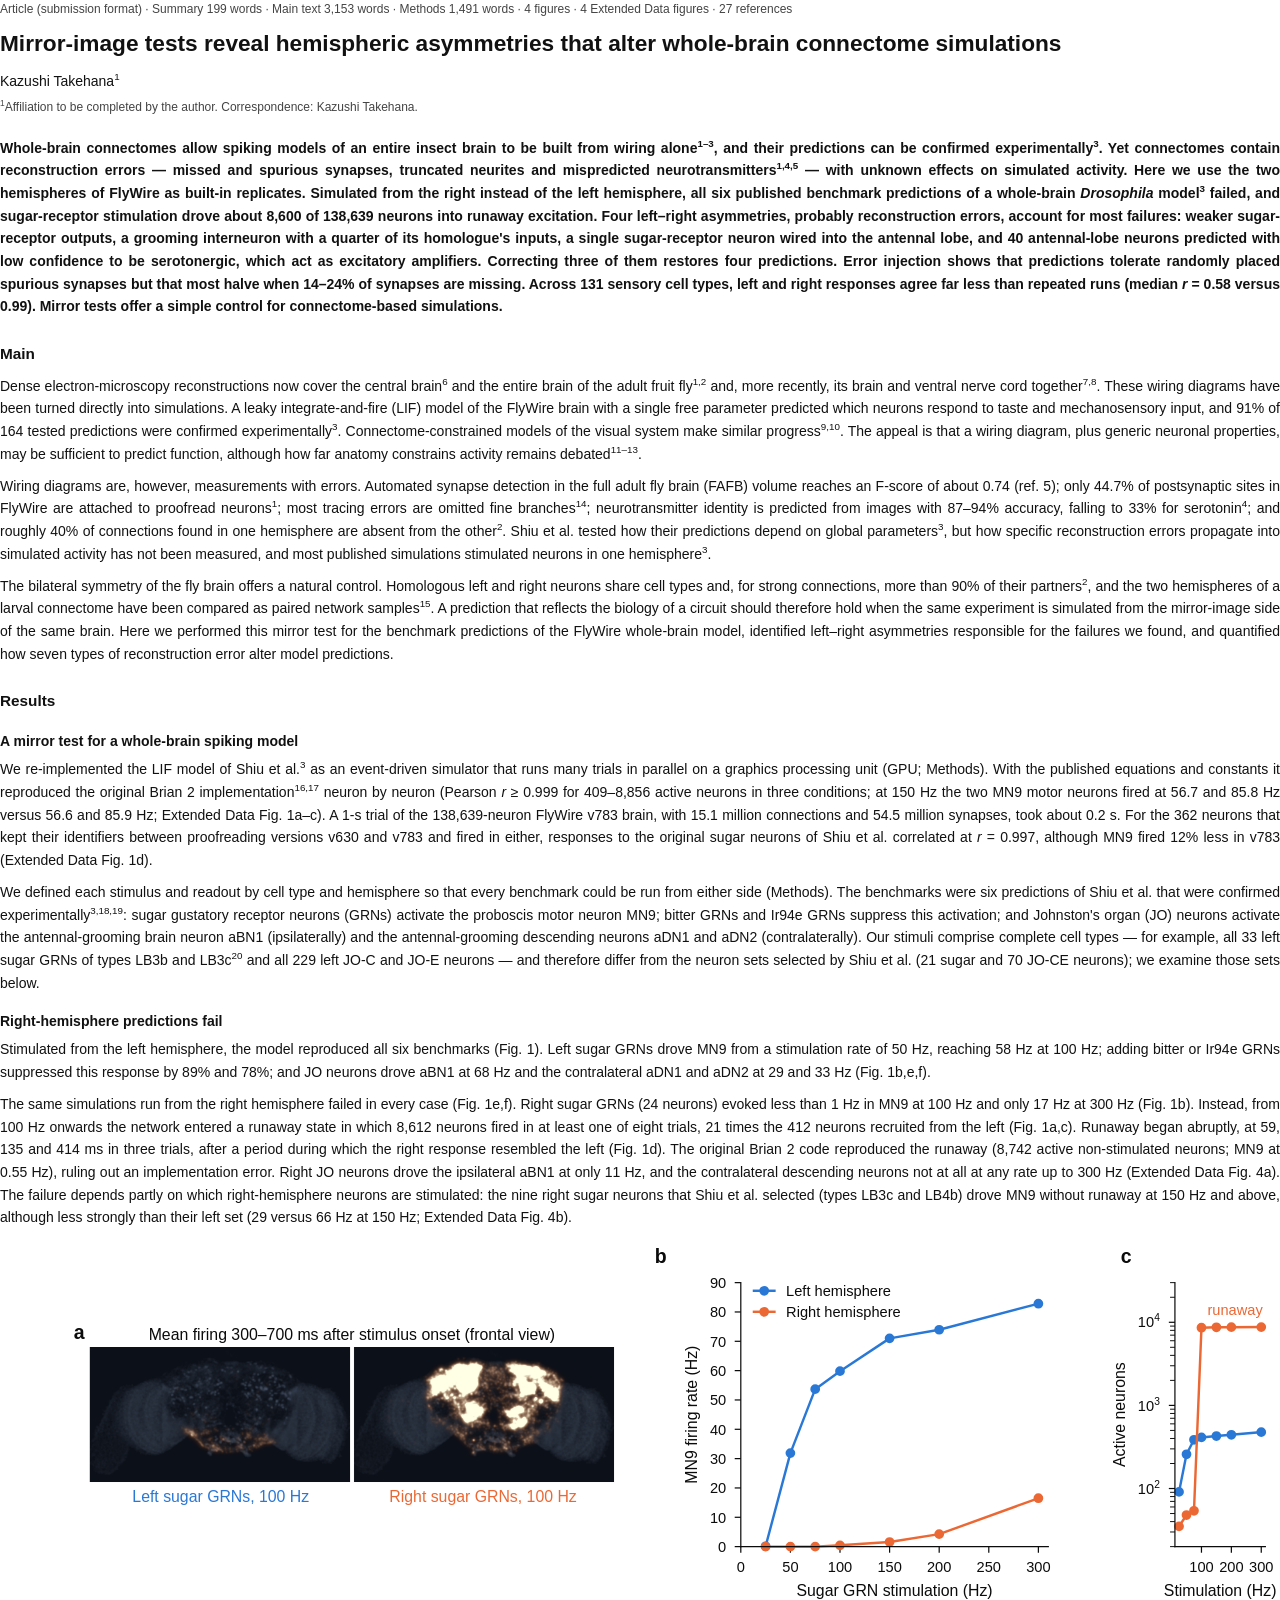
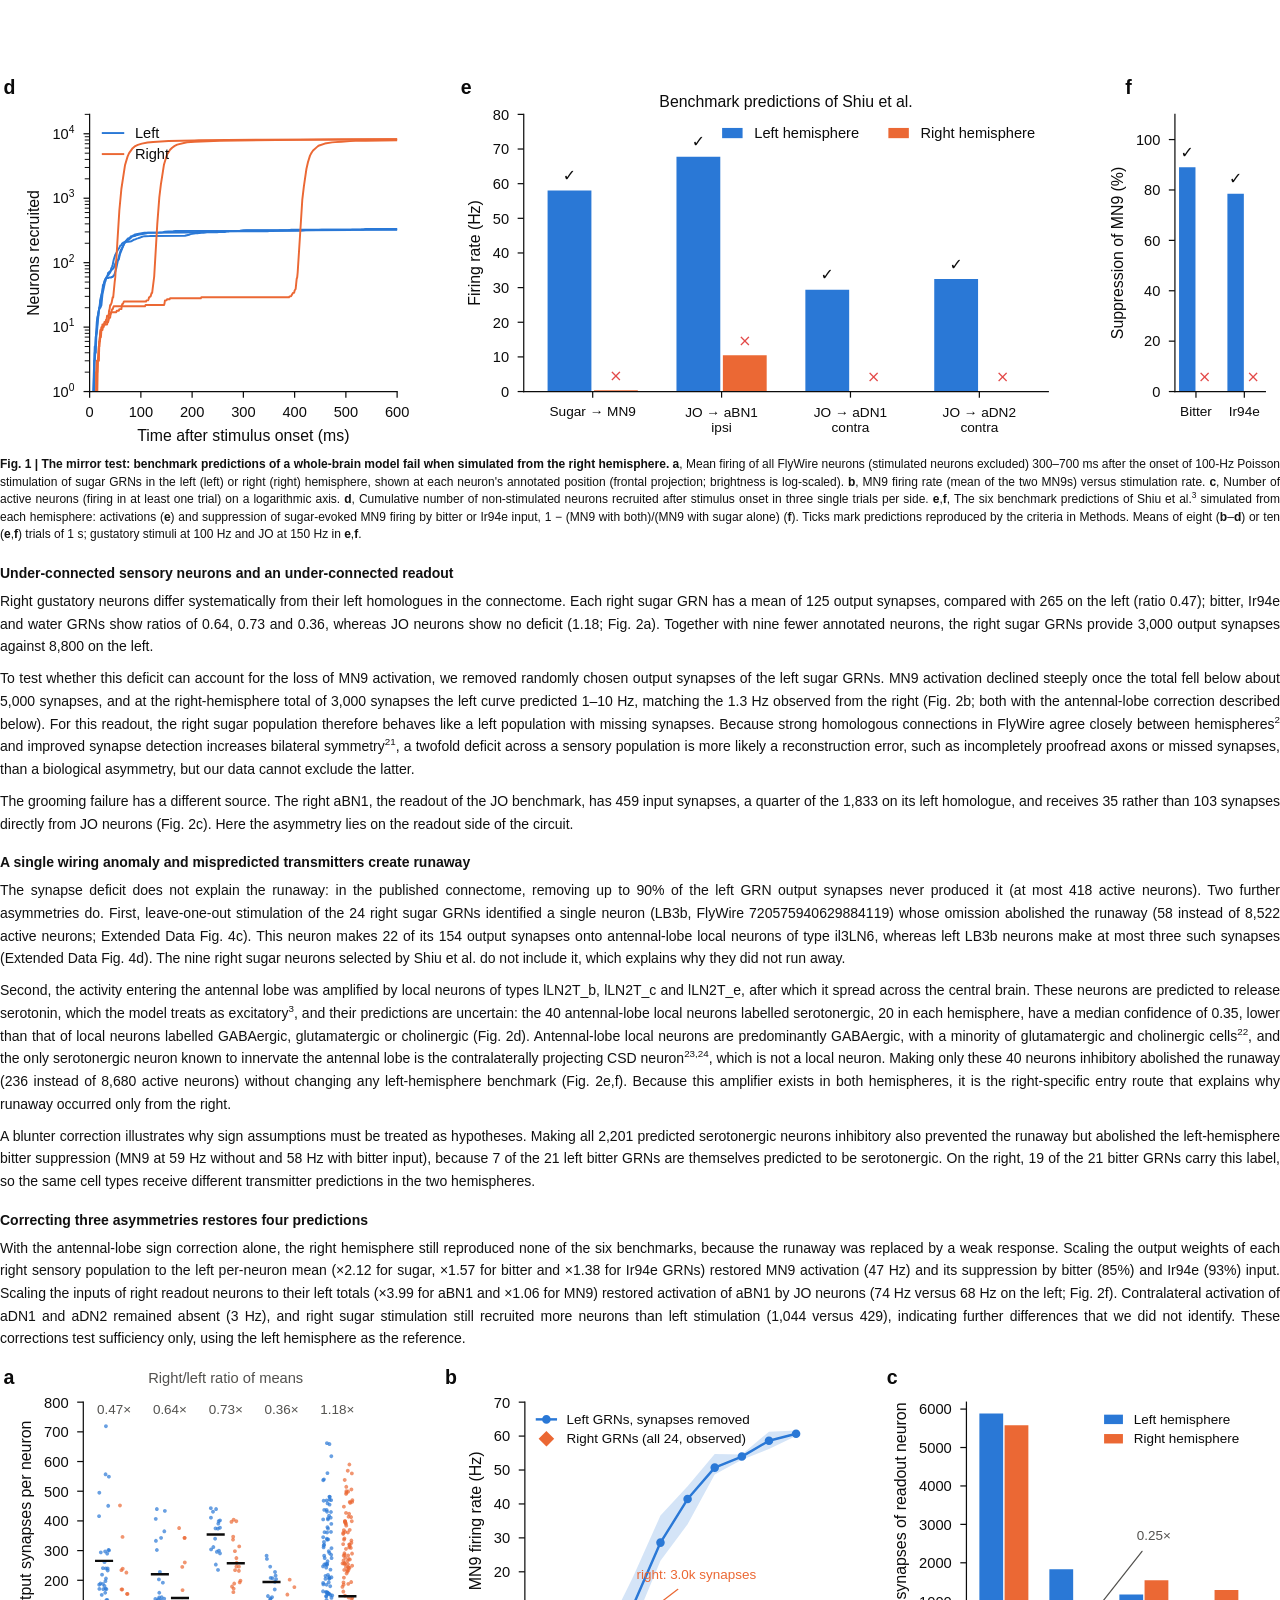
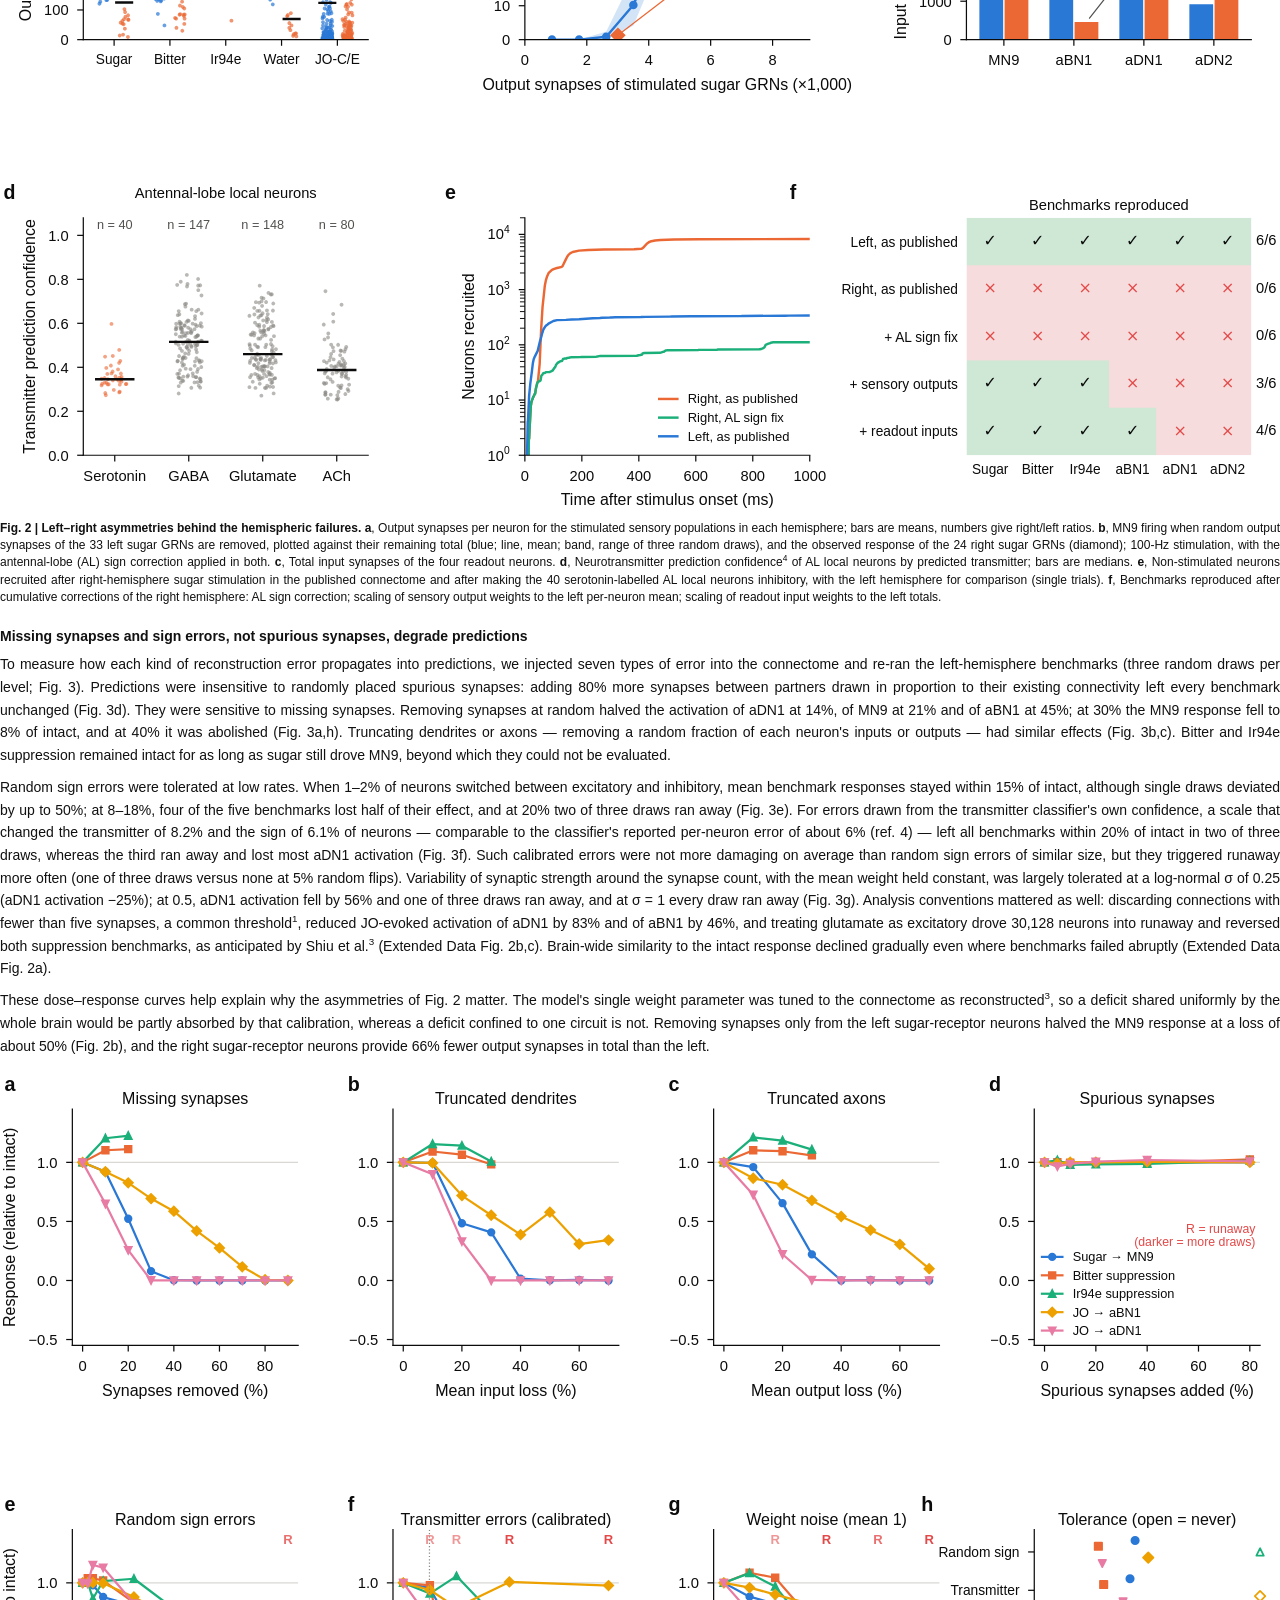
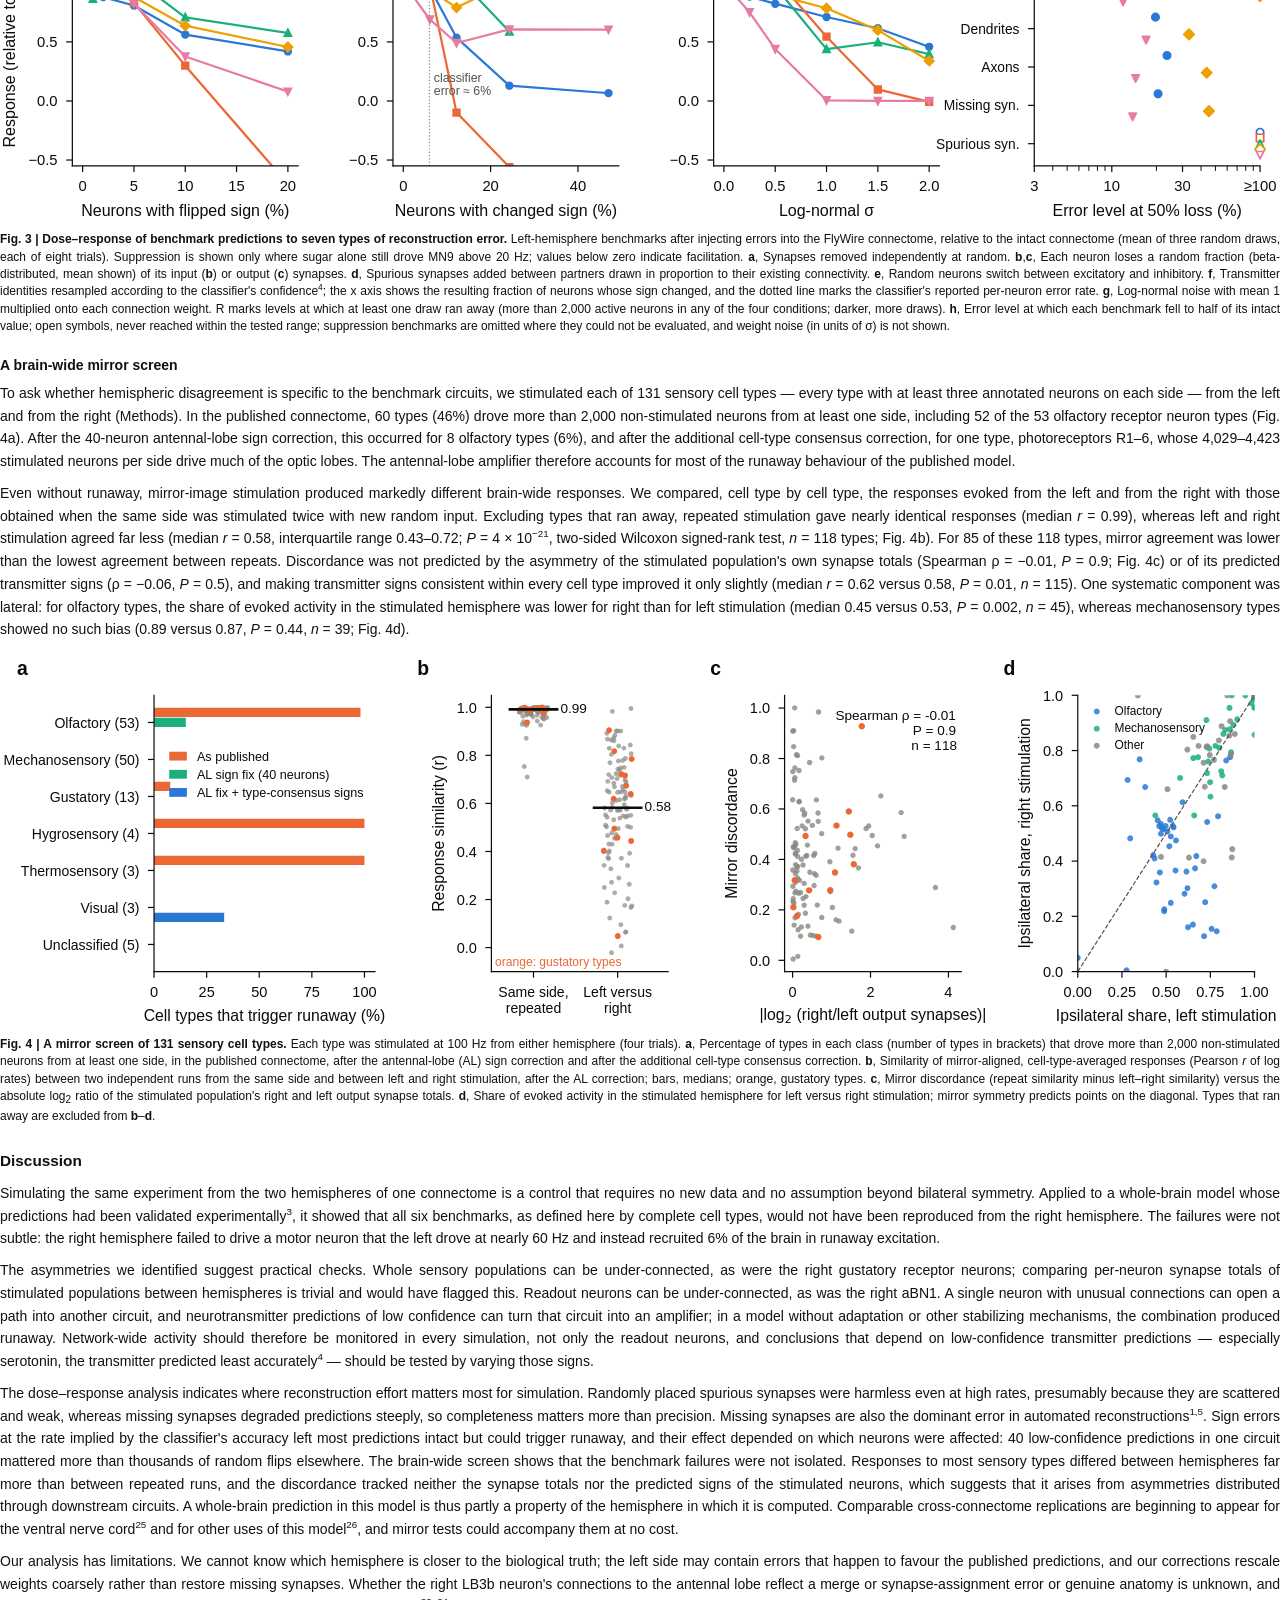
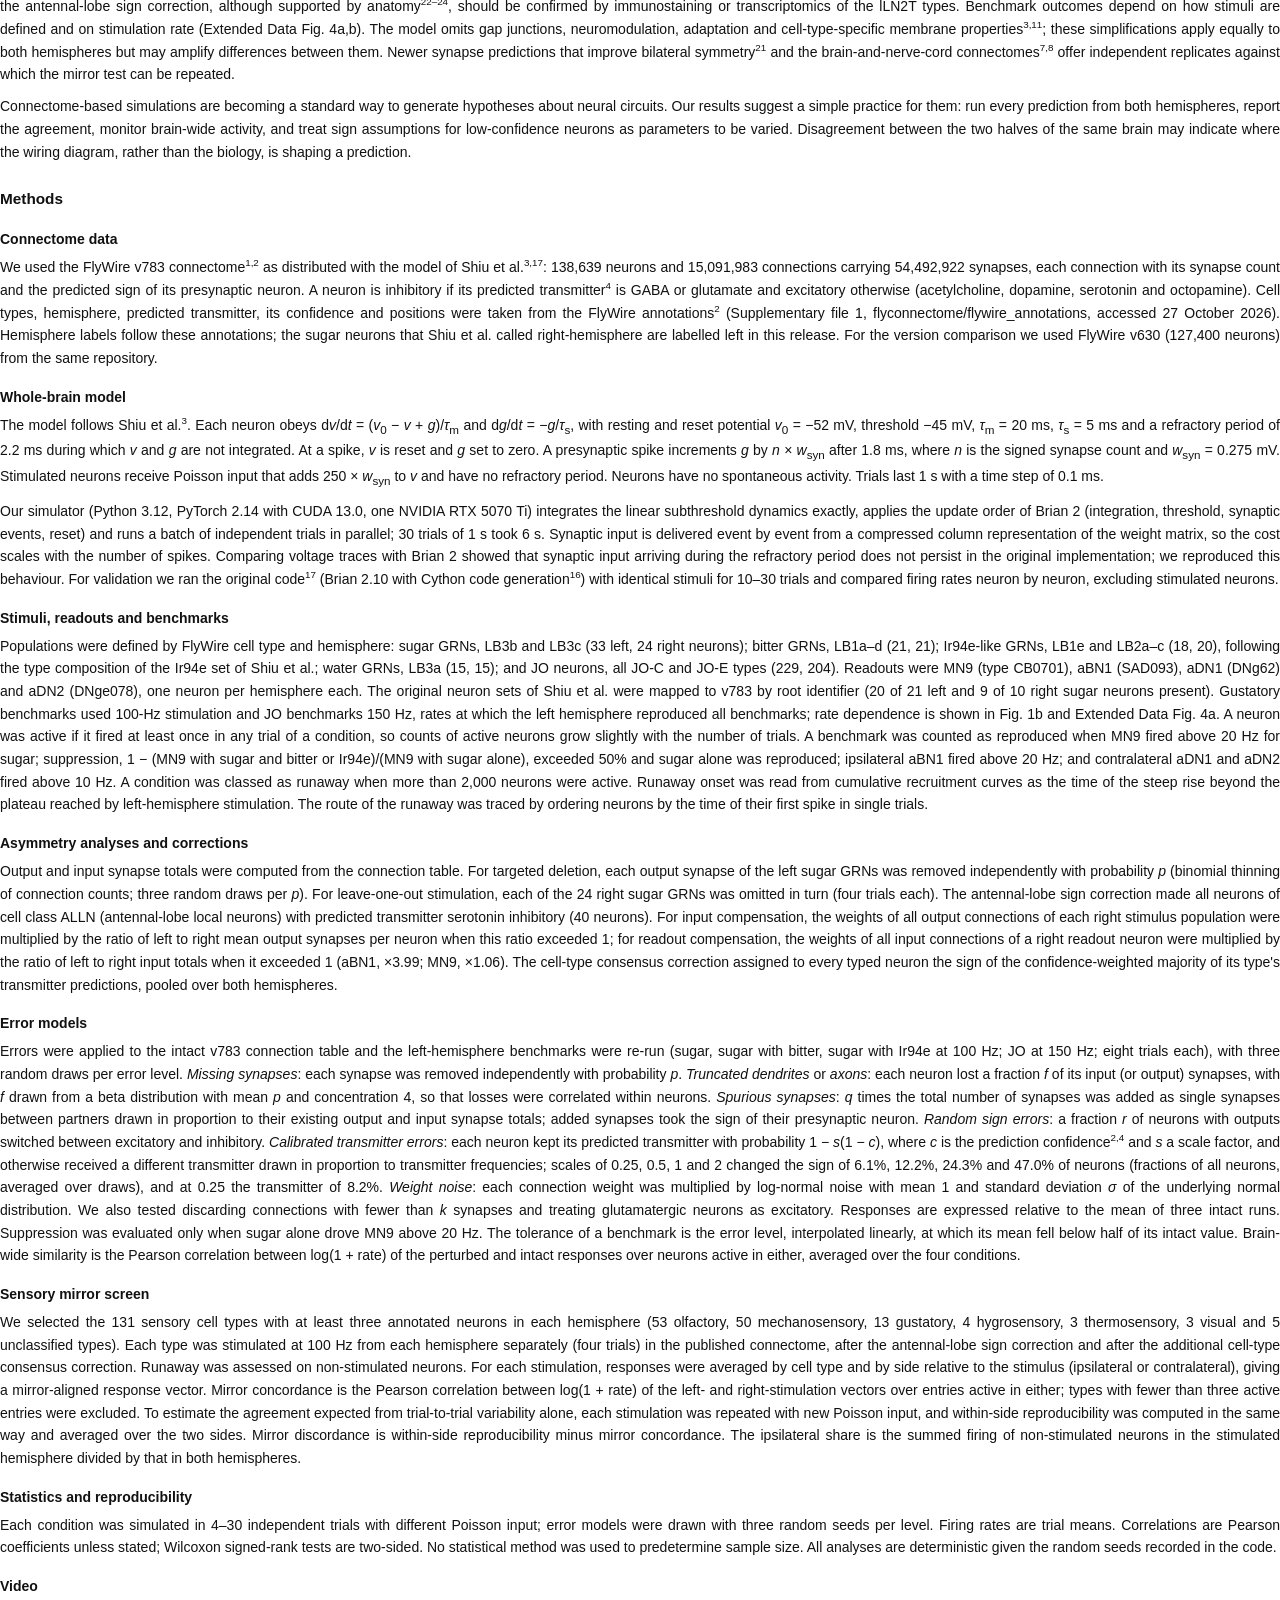
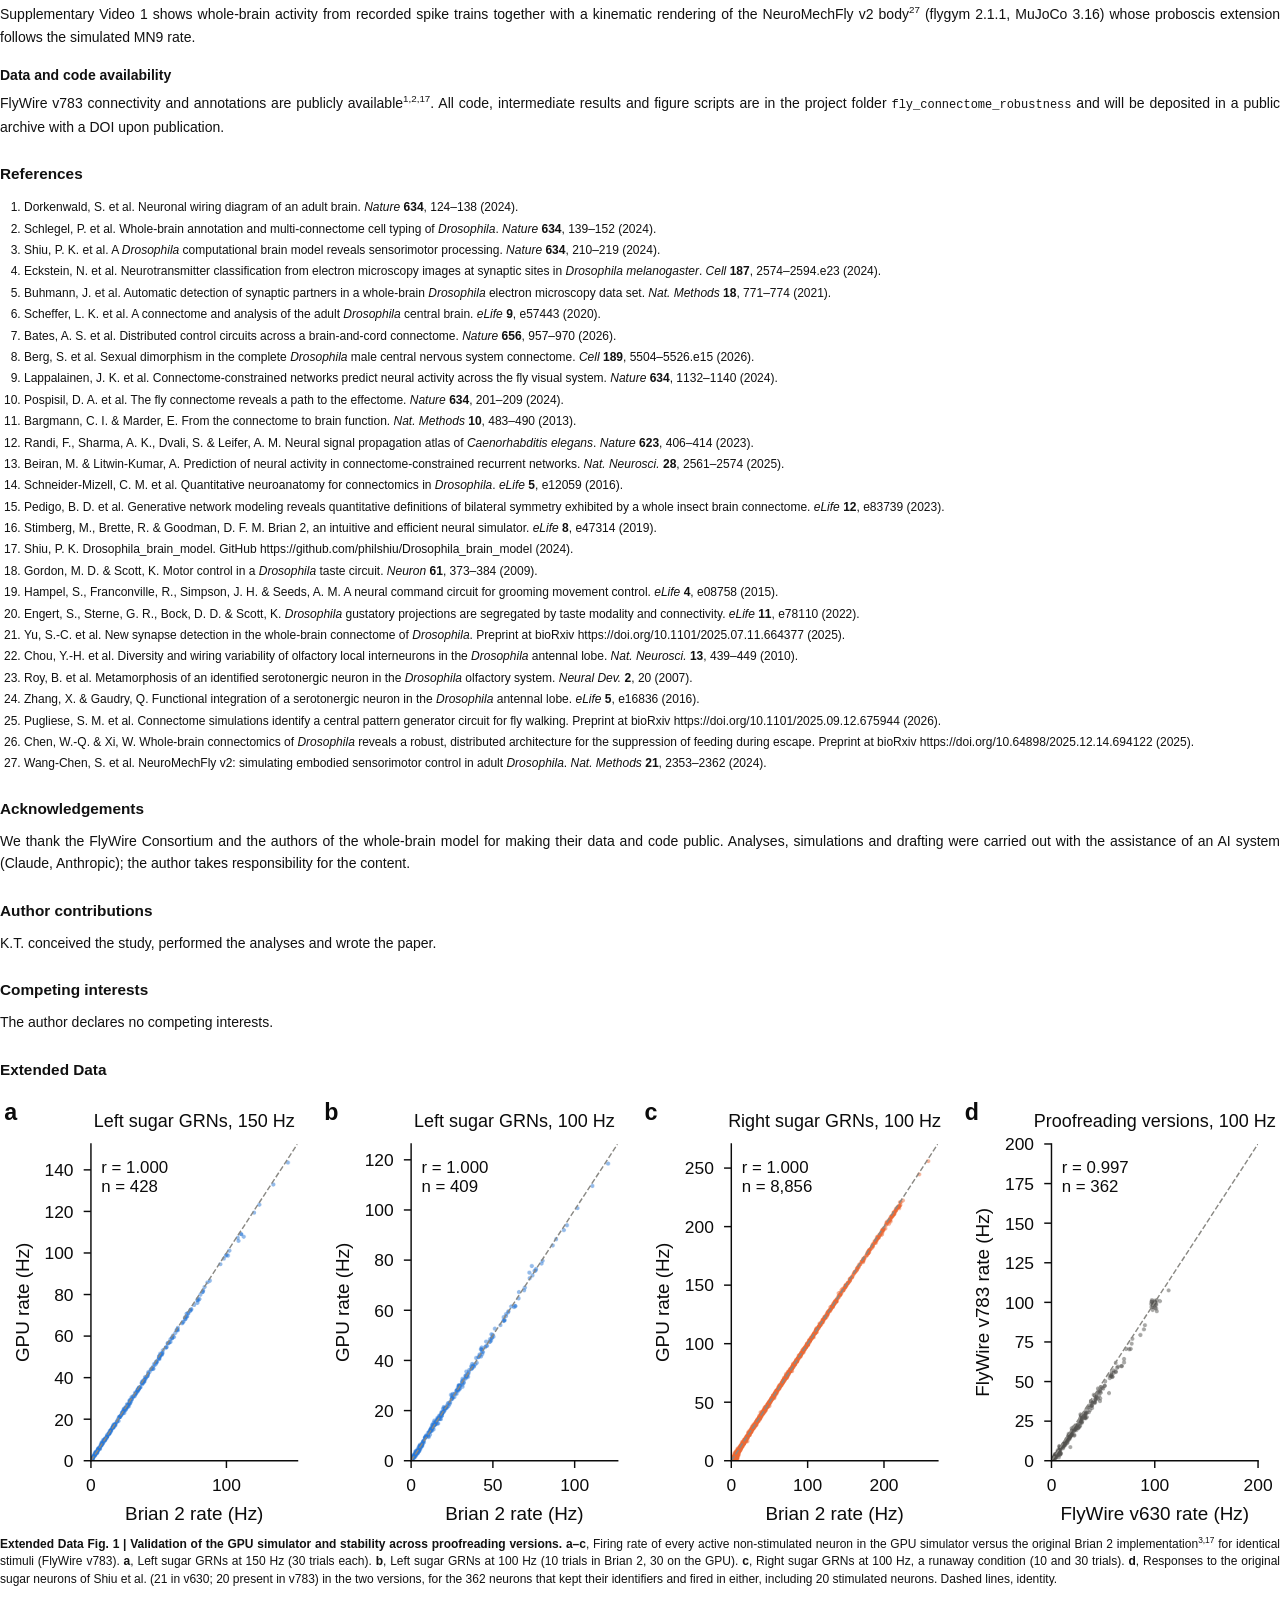
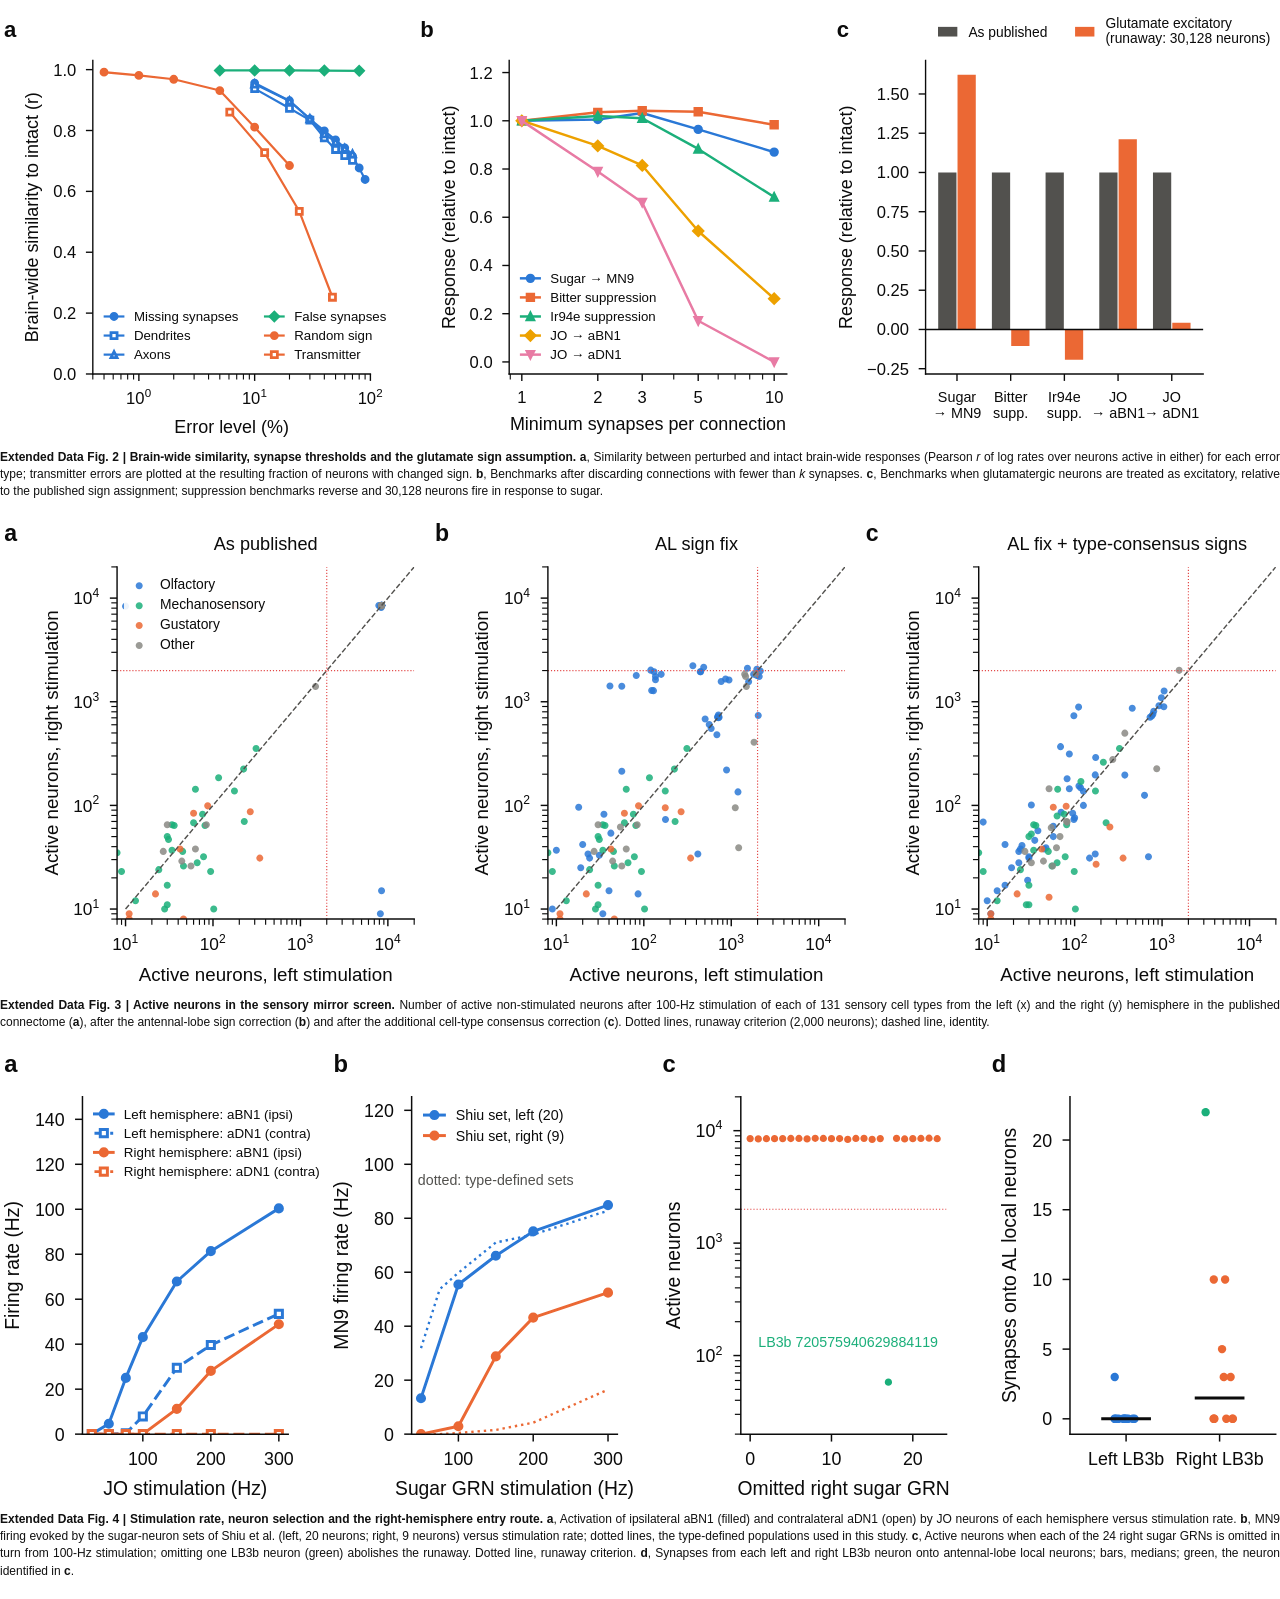
<file: paper/paper_en.html>
<!doctype html>
<html lang="en">
<head>
<meta charset="utf-8">
<title>Hemispheric mirror tests of whole-brain connectome simulations</title>
<link rel="stylesheet" href="nature.css">
</head>
<body class="numbered">

<p class="small">Article (submission format) · Summary 199 words · Main text 3,153 words · Methods 1,491 words · 4 figures · 4 Extended Data figures · 27 references</p>

<h1>Mirror-image tests reveal hemispheric asymmetries that alter whole-brain connectome simulations</h1>
<div class="authors">Kazushi Takehana<sup>1</sup></div>
<div class="affil"><sup>1</sup>Affiliation to be completed by the author. Correspondence: Kazushi Takehana.</div>

<p class="summary">Whole-brain connectomes allow spiking models of an entire insect brain to be built from wiring alone<sup>1–3</sup>, and their predictions can be confirmed experimentally<sup>3</sup>. Yet connectomes contain reconstruction errors — missed and spurious synapses, truncated neurites and mispredicted neurotransmitters<sup>1,4,5</sup> — with unknown effects on simulated activity. Here we use the two hemispheres of FlyWire as built-in replicates. Simulated from the right instead of the left hemisphere, all six published benchmark predictions of a whole-brain <i>Drosophila</i> model<sup>3</sup> failed, and sugar-receptor stimulation drove about 8,600 of 138,639 neurons into runaway excitation. Four left–right asymmetries, probably reconstruction errors, account for most failures: weaker sugar-receptor outputs, a grooming interneuron with a quarter of its homologue's inputs, a single sugar-receptor neuron wired into the antennal lobe, and 40 antennal-lobe neurons predicted with low confidence to be serotonergic, which act as excitatory amplifiers. Correcting three of them restores four predictions. Error injection shows that predictions tolerate randomly placed spurious synapses but that most halve when 14–24% of synapses are missing. Across 131 sensory cell types, left and right responses agree far less than repeated runs (median <i>r</i> = 0.58 versus 0.99). Mirror tests offer a simple control for connectome-based simulations.</p>

<h2>Main</h2>
<p>Dense electron-microscopy reconstructions now cover the central brain<sup>6</sup> and the entire brain of the adult fruit fly<sup>1,2</sup> and, more recently, its brain and ventral nerve cord together<sup>7,8</sup>. These wiring diagrams have been turned directly into simulations. A leaky integrate-and-fire (LIF) model of the FlyWire brain with a single free parameter predicted which neurons respond to taste and mechanosensory input, and 91% of 164 tested predictions were confirmed experimentally<sup>3</sup>. Connectome-constrained models of the visual system make similar progress<sup>9,10</sup>. The appeal is that a wiring diagram, plus generic neuronal properties, may be sufficient to predict function, although how far anatomy constrains activity remains debated<sup>11–13</sup>.</p>
<p>Wiring diagrams are, however, measurements with errors. Automated synapse detection in the full adult fly brain (FAFB) volume reaches an F-score of about 0.74 (ref. 5); only 44.7% of postsynaptic sites in FlyWire are attached to proofread neurons<sup>1</sup>; most tracing errors are omitted fine branches<sup>14</sup>; neurotransmitter identity is predicted from images with 87–94% accuracy, falling to 33% for serotonin<sup>4</sup>; and roughly 40% of connections found in one hemisphere are absent from the other<sup>2</sup>. Shiu et al. tested how their predictions depend on global parameters<sup>3</sup>, but how specific reconstruction errors propagate into simulated activity has not been measured, and most published simulations stimulated neurons in one hemisphere<sup>3</sup>.</p>
<p>The bilateral symmetry of the fly brain offers a natural control. Homologous left and right neurons share cell types and, for strong connections, more than 90% of their partners<sup>2</sup>, and the two hemispheres of a larval connectome have been compared as paired network samples<sup>15</sup>. A prediction that reflects the biology of a circuit should therefore hold when the same experiment is simulated from the mirror-image side of the same brain. Here we performed this mirror test for the benchmark predictions of the FlyWire whole-brain model, identified left–right asymmetries responsible for the failures we found, and quantified how seven types of reconstruction error alter model predictions.</p>

<h2>Results</h2>
<h3>A mirror test for a whole-brain spiking model</h3>
<p>We re-implemented the LIF model of Shiu et al.<sup>3</sup> as an event-driven simulator that runs many trials in parallel on a graphics processing unit (GPU; Methods). With the published equations and constants it reproduced the original Brian 2 implementation<sup>16,17</sup> neuron by neuron (Pearson <i>r</i> ≥ 0.999 for 409–8,856 active neurons in three conditions; at 150 Hz the two MN9 motor neurons fired at 56.7 and 85.8 Hz versus 56.6 and 85.9 Hz; Extended Data Fig. 1a–c). A 1-s trial of the 138,639-neuron FlyWire v783 brain, with 15.1 million connections and 54.5 million synapses, took about 0.2 s. For the 362 neurons that kept their identifiers between proofreading versions v630 and v783 and fired in either, responses to the original sugar neurons of Shiu et al. correlated at <i>r</i> = 0.997, although MN9 fired 12% less in v783 (Extended Data Fig. 1d).</p>
<p>We defined each stimulus and readout by cell type and hemisphere so that every benchmark could be run from either side (Methods). The benchmarks were six predictions of Shiu et al. that were confirmed experimentally<sup>3,18,19</sup>: sugar gustatory receptor neurons (GRNs) activate the proboscis motor neuron MN9; bitter GRNs and Ir94e GRNs suppress this activation; and Johnston's organ (JO) neurons activate the antennal-grooming brain neuron aBN1 (ipsilaterally) and the antennal-grooming descending neurons aDN1 and aDN2 (contralaterally). Our stimuli comprise complete cell types — for example, all 33 left sugar GRNs of types LB3b and LB3c<sup>20</sup> and all 229 left JO-C and JO-E neurons — and therefore differ from the neuron sets selected by Shiu et al. (21 sugar and 70 JO-CE neurons); we examine those sets below.</p>

<h3>Right-hemisphere predictions fail</h3>
<p>Stimulated from the left hemisphere, the model reproduced all six benchmarks (Fig. 1). Left sugar GRNs drove MN9 from a stimulation rate of 50 Hz, reaching 58 Hz at 100 Hz; adding bitter or Ir94e GRNs suppressed this response by 89% and 78%; and JO neurons drove aBN1 at 68 Hz and the contralateral aDN1 and aDN2 at 29 and 33 Hz (Fig. 1b,e,f).</p>
<p>The same simulations run from the right hemisphere failed in every case (Fig. 1e,f). Right sugar GRNs (24 neurons) evoked less than 1 Hz in MN9 at 100 Hz and only 17 Hz at 300 Hz (Fig. 1b). Instead, from 100 Hz onwards the network entered a runaway state in which 8,612 neurons fired in at least one of eight trials, 21 times the 412 neurons recruited from the left (Fig. 1a,c). Runaway began abruptly, at 59, 135 and 414 ms in three trials, after a period during which the right response resembled the left (Fig. 1d). The original Brian 2 code reproduced the runaway (8,742 active non-stimulated neurons; MN9 at 0.55 Hz), ruling out an implementation error. Right JO neurons drove the ipsilateral aBN1 at only 11 Hz, and the contralateral descending neurons not at all at any rate up to 300 Hz (Extended Data Fig. 4a). The failure depends partly on which right-hemisphere neurons are stimulated: the nine right sugar neurons that Shiu et al. selected (types LB3c and LB4b) drove MN9 without runaway at 150 Hz and above, although less strongly than their left set (29 versus 66 Hz at 150 Hz; Extended Data Fig. 4b).</p>

<figure>
<img src="../figures/fig1_mirror_test.svg" alt="Figure 1">
<figcaption><b class="fig">Fig. 1 | The mirror test: benchmark predictions of a whole-brain model fail when simulated from the right hemisphere.</b> <b>a</b>, Mean firing of all FlyWire neurons (stimulated neurons excluded) 300–700 ms after the onset of 100-Hz Poisson stimulation of sugar GRNs in the left (left) or right (right) hemisphere, shown at each neuron's annotated position (frontal projection; brightness is log-scaled). <b>b</b>, MN9 firing rate (mean of the two MN9s) versus stimulation rate. <b>c</b>, Number of active neurons (firing in at least one trial) on a logarithmic axis. <b>d</b>, Cumulative number of non-stimulated neurons recruited after stimulus onset in three single trials per side. <b>e</b>,<b>f</b>, The six benchmark predictions of Shiu et al.<sup>3</sup> simulated from each hemisphere: activations (<b>e</b>) and suppression of sugar-evoked MN9 firing by bitter or Ir94e input, 1 − (MN9 with both)/(MN9 with sugar alone) (<b>f</b>). Ticks mark predictions reproduced by the criteria in Methods. Means of eight (<b>b</b>–<b>d</b>) or ten (<b>e</b>,<b>f</b>) trials of 1 s; gustatory stimuli at 100 Hz and JO at 150 Hz in <b>e</b>,<b>f</b>.</figcaption>
</figure>

<h3>Under-connected sensory neurons and an under-connected readout</h3>
<p>Right gustatory neurons differ systematically from their left homologues in the connectome. Each right sugar GRN has a mean of 125 output synapses, compared with 265 on the left (ratio 0.47); bitter, Ir94e and water GRNs show ratios of 0.64, 0.73 and 0.36, whereas JO neurons show no deficit (1.18; Fig. 2a). Together with nine fewer annotated neurons, the right sugar GRNs provide 3,000 output synapses against 8,800 on the left.</p>
<p>To test whether this deficit can account for the loss of MN9 activation, we removed randomly chosen output synapses of the left sugar GRNs. MN9 activation declined steeply once the total fell below about 5,000 synapses, and at the right-hemisphere total of 3,000 synapses the left curve predicted 1–10 Hz, matching the 1.3 Hz observed from the right (Fig. 2b; both with the antennal-lobe correction described below). For this readout, the right sugar population therefore behaves like a left population with missing synapses. Because strong homologous connections in FlyWire agree closely between hemispheres<sup>2</sup> and improved synapse detection increases bilateral symmetry<sup>21</sup>, a twofold deficit across a sensory population is more likely a reconstruction error, such as incompletely proofread axons or missed synapses, than a biological asymmetry, but our data cannot exclude the latter.</p>
<p>The grooming failure has a different source. The right aBN1, the readout of the JO benchmark, has 459 input synapses, a quarter of the 1,833 on its left homologue, and receives 35 rather than 103 synapses directly from JO neurons (Fig. 2c). Here the asymmetry lies on the readout side of the circuit.</p>

<h3>A single wiring anomaly and mispredicted transmitters create runaway</h3>
<p>The synapse deficit does not explain the runaway: in the published connectome, removing up to 90% of the left GRN output synapses never produced it (at most 418 active neurons). Two further asymmetries do. First, leave-one-out stimulation of the 24 right sugar GRNs identified a single neuron (LB3b, FlyWire 720575940629884119) whose omission abolished the runaway (58 instead of 8,522 active neurons; Extended Data Fig. 4c). This neuron makes 22 of its 154 output synapses onto antennal-lobe local neurons of type il3LN6, whereas left LB3b neurons make at most three such synapses (Extended Data Fig. 4d). The nine right sugar neurons selected by Shiu et al. do not include it, which explains why they did not run away.</p>
<p>Second, the activity entering the antennal lobe was amplified by local neurons of types lLN2T_b, lLN2T_c and lLN2T_e, after which it spread across the central brain. These neurons are predicted to release serotonin, which the model treats as excitatory<sup>3</sup>, and their predictions are uncertain: the 40 antennal-lobe local neurons labelled serotonergic, 20 in each hemisphere, have a median confidence of 0.35, lower than that of local neurons labelled GABAergic, glutamatergic or cholinergic (Fig. 2d). Antennal-lobe local neurons are predominantly GABAergic, with a minority of glutamatergic and cholinergic cells<sup>22</sup>, and the only serotonergic neuron known to innervate the antennal lobe is the contralaterally projecting CSD neuron<sup>23,24</sup>, which is not a local neuron. Making only these 40 neurons inhibitory abolished the runaway (236 instead of 8,680 active neurons) without changing any left-hemisphere benchmark (Fig. 2e,f). Because this amplifier exists in both hemispheres, it is the right-specific entry route that explains why runaway occurred only from the right.</p>
<p>A blunter correction illustrates why sign assumptions must be treated as hypotheses. Making all 2,201 predicted serotonergic neurons inhibitory also prevented the runaway but abolished the left-hemisphere bitter suppression (MN9 at 59 Hz without and 58 Hz with bitter input), because 7 of the 21 left bitter GRNs are themselves predicted to be serotonergic. On the right, 19 of the 21 bitter GRNs carry this label, so the same cell types receive different transmitter predictions in the two hemispheres.</p>

<h3>Correcting three asymmetries restores four predictions</h3>
<p>With the antennal-lobe sign correction alone, the right hemisphere still reproduced none of the six benchmarks, because the runaway was replaced by a weak response. Scaling the output weights of each right sensory population to the left per-neuron mean (×2.12 for sugar, ×1.57 for bitter and ×1.38 for Ir94e GRNs) restored MN9 activation (47 Hz) and its suppression by bitter (85%) and Ir94e (93%) input. Scaling the inputs of right readout neurons to their left totals (×3.99 for aBN1 and ×1.06 for MN9) restored activation of aBN1 by JO neurons (74 Hz versus 68 Hz on the left; Fig. 2f). Contralateral activation of aDN1 and aDN2 remained absent (3 Hz), and right sugar stimulation still recruited more neurons than left stimulation (1,044 versus 429), indicating further differences that we did not identify. These corrections test sufficiency only, using the left hemisphere as the reference.</p>

<figure>
<img src="../figures/fig2_defects.svg" alt="Figure 2">
<figcaption><b class="fig">Fig. 2 | Left–right asymmetries behind the hemispheric failures.</b> <b>a</b>, Output synapses per neuron for the stimulated sensory populations in each hemisphere; bars are means, numbers give right/left ratios. <b>b</b>, MN9 firing when random output synapses of the 33 left sugar GRNs are removed, plotted against their remaining total (blue; line, mean; band, range of three random draws), and the observed response of the 24 right sugar GRNs (diamond); 100-Hz stimulation, with the antennal-lobe (AL) sign correction applied in both. <b>c</b>, Total input synapses of the four readout neurons. <b>d</b>, Neurotransmitter prediction confidence<sup>4</sup> of AL local neurons by predicted transmitter; bars are medians. <b>e</b>, Non-stimulated neurons recruited after right-hemisphere sugar stimulation in the published connectome and after making the 40 serotonin-labelled AL local neurons inhibitory, with the left hemisphere for comparison (single trials). <b>f</b>, Benchmarks reproduced after cumulative corrections of the right hemisphere: AL sign correction; scaling of sensory output weights to the left per-neuron mean; scaling of readout input weights to the left totals.</figcaption>
</figure>

<h3>Missing synapses and sign errors, not spurious synapses, degrade predictions</h3>
<p>To measure how each kind of reconstruction error propagates into predictions, we injected seven types of error into the connectome and re-ran the left-hemisphere benchmarks (three random draws per level; Fig. 3). Predictions were insensitive to randomly placed spurious synapses: adding 80% more synapses between partners drawn in proportion to their existing connectivity left every benchmark unchanged (Fig. 3d). They were sensitive to missing synapses. Removing synapses at random halved the activation of aDN1 at 14%, of MN9 at 21% and of aBN1 at 45%; at 30% the MN9 response fell to 8% of intact, and at 40% it was abolished (Fig. 3a,h). Truncating dendrites or axons — removing a random fraction of each neuron's inputs or outputs — had similar effects (Fig. 3b,c). Bitter and Ir94e suppression remained intact for as long as sugar still drove MN9, beyond which they could not be evaluated.</p>
<p>Random sign errors were tolerated at low rates. When 1–2% of neurons switched between excitatory and inhibitory, mean benchmark responses stayed within 15% of intact, although single draws deviated by up to 50%; at 8–18%, four of the five benchmarks lost half of their effect, and at 20% two of three draws ran away (Fig. 3e). For errors drawn from the transmitter classifier's own confidence, a scale that changed the transmitter of 8.2% and the sign of 6.1% of neurons — comparable to the classifier's reported per-neuron error of about 6% (ref. 4) — left all benchmarks within 20% of intact in two of three draws, whereas the third ran away and lost most aDN1 activation (Fig. 3f). Such calibrated errors were not more damaging on average than random sign errors of similar size, but they triggered runaway more often (one of three draws versus none at 5% random flips). Variability of synaptic strength around the synapse count, with the mean weight held constant, was largely tolerated at a log-normal σ of 0.25 (aDN1 activation −25%); at 0.5, aDN1 activation fell by 56% and one of three draws ran away, and at σ = 1 every draw ran away (Fig. 3g). Analysis conventions mattered as well: discarding connections with fewer than five synapses, a common threshold<sup>1</sup>, reduced JO-evoked activation of aDN1 by 83% and of aBN1 by 46%, and treating glutamate as excitatory drove 30,128 neurons into runaway and reversed both suppression benchmarks, as anticipated by Shiu et al.<sup>3</sup> (Extended Data Fig. 2b,c). Brain-wide similarity to the intact response declined gradually even where benchmarks failed abruptly (Extended Data Fig. 2a).</p>
<p>These dose–response curves help explain why the asymmetries of Fig. 2 matter. The model's single weight parameter was tuned to the connectome as reconstructed<sup>3</sup>, so a deficit shared uniformly by the whole brain would be partly absorbed by that calibration, whereas a deficit confined to one circuit is not. Removing synapses only from the left sugar-receptor neurons halved the MN9 response at a loss of about 50% (Fig. 2b), and the right sugar-receptor neurons provide 66% fewer output synapses in total than the left.</p>

<figure>
<img src="../figures/fig3_error_dose_response.svg" alt="Figure 3">
<figcaption><b class="fig">Fig. 3 | Dose–response of benchmark predictions to seven types of reconstruction error.</b> Left-hemisphere benchmarks after injecting errors into the FlyWire connectome, relative to the intact connectome (mean of three random draws, each of eight trials). Suppression is shown only where sugar alone still drove MN9 above 20 Hz; values below zero indicate facilitation. <b>a</b>, Synapses removed independently at random. <b>b</b>,<b>c</b>, Each neuron loses a random fraction (beta-distributed, mean shown) of its input (<b>b</b>) or output (<b>c</b>) synapses. <b>d</b>, Spurious synapses added between partners drawn in proportion to their existing connectivity. <b>e</b>, Random neurons switch between excitatory and inhibitory. <b>f</b>, Transmitter identities resampled according to the classifier's confidence<sup>4</sup>; the x axis shows the resulting fraction of neurons whose sign changed, and the dotted line marks the classifier's reported per-neuron error rate. <b>g</b>, Log-normal noise with mean 1 multiplied onto each connection weight. R marks levels at which at least one draw ran away (more than 2,000 active neurons in any of the four conditions; darker, more draws). <b>h</b>, Error level at which each benchmark fell to half of its intact value; open symbols, never reached within the tested range; suppression benchmarks are omitted where they could not be evaluated, and weight noise (in units of σ) is not shown.</figcaption>
</figure>

<h3>A brain-wide mirror screen</h3>
<p>To ask whether hemispheric disagreement is specific to the benchmark circuits, we stimulated each of 131 sensory cell types — every type with at least three annotated neurons on each side — from the left and from the right (Methods). In the published connectome, 60 types (46%) drove more than 2,000 non-stimulated neurons from at least one side, including 52 of the 53 olfactory receptor neuron types (Fig. 4a). After the 40-neuron antennal-lobe sign correction, this occurred for 8 olfactory types (6%), and after the additional cell-type consensus correction, for one type, photoreceptors R1–6, whose 4,029–4,423 stimulated neurons per side drive much of the optic lobes. The antennal-lobe amplifier therefore accounts for most of the runaway behaviour of the published model.</p>
<p>Even without runaway, mirror-image stimulation produced markedly different brain-wide responses. We compared, cell type by cell type, the responses evoked from the left and from the right with those obtained when the same side was stimulated twice with new random input. Excluding types that ran away, repeated stimulation gave nearly identical responses (median <i>r</i> = 0.99), whereas left and right stimulation agreed far less (median <i>r</i> = 0.58, interquartile range 0.43–0.72; <i>P</i> = 4 × 10<sup>−21</sup>, two-sided Wilcoxon signed-rank test, <i>n</i> = 118 types; Fig. 4b). For 85 of these 118 types, mirror agreement was lower than the lowest agreement between repeats. Discordance was not predicted by the asymmetry of the stimulated population's own synapse totals (Spearman ρ = −0.01, <i>P</i> = 0.9; Fig. 4c) or of its predicted transmitter signs (ρ = −0.06, <i>P</i> = 0.5), and making transmitter signs consistent within every cell type improved it only slightly (median <i>r</i> = 0.62 versus 0.58, <i>P</i> = 0.01, <i>n</i> = 115). One systematic component was lateral: for olfactory types, the share of evoked activity in the stimulated hemisphere was lower for right than for left stimulation (median 0.45 versus 0.53, <i>P</i> = 0.002, <i>n</i> = 45), whereas mechanosensory types showed no such bias (0.89 versus 0.87, <i>P</i> = 0.44, <i>n</i> = 39; Fig. 4d).</p>

<figure>
<img src="../figures/fig4_screen.svg" alt="Figure 4">
<figcaption><b class="fig">Fig. 4 | A mirror screen of 131 sensory cell types.</b> Each type was stimulated at 100 Hz from either hemisphere (four trials). <b>a</b>, Percentage of types in each class (number of types in brackets) that drove more than 2,000 non-stimulated neurons from at least one side, in the published connectome, after the antennal-lobe (AL) sign correction and after the additional cell-type consensus correction. <b>b</b>, Similarity of mirror-aligned, cell-type-averaged responses (Pearson <i>r</i> of log rates) between two independent runs from the same side and between left and right stimulation, after the AL correction; bars, medians; orange, gustatory types. <b>c</b>, Mirror discordance (repeat similarity minus left–right similarity) versus the absolute log<sub>2</sub> ratio of the stimulated population's right and left output synapse totals. <b>d</b>, Share of evoked activity in the stimulated hemisphere for left versus right stimulation; mirror symmetry predicts points on the diagonal. Types that ran away are excluded from <b>b</b>–<b>d</b>.</figcaption>
</figure>

<h2>Discussion</h2>
<p>Simulating the same experiment from the two hemispheres of one connectome is a control that requires no new data and no assumption beyond bilateral symmetry. Applied to a whole-brain model whose predictions had been validated experimentally<sup>3</sup>, it showed that all six benchmarks, as defined here by complete cell types, would not have been reproduced from the right hemisphere. The failures were not subtle: the right hemisphere failed to drive a motor neuron that the left drove at nearly 60 Hz and instead recruited 6% of the brain in runaway excitation.</p>
<p>The asymmetries we identified suggest practical checks. Whole sensory populations can be under-connected, as were the right gustatory receptor neurons; comparing per-neuron synapse totals of stimulated populations between hemispheres is trivial and would have flagged this. Readout neurons can be under-connected, as was the right aBN1. A single neuron with unusual connections can open a path into another circuit, and neurotransmitter predictions of low confidence can turn that circuit into an amplifier; in a model without adaptation or other stabilizing mechanisms, the combination produced runaway. Network-wide activity should therefore be monitored in every simulation, not only the readout neurons, and conclusions that depend on low-confidence transmitter predictions — especially serotonin, the transmitter predicted least accurately<sup>4</sup> — should be tested by varying those signs.</p>
<p>The dose–response analysis indicates where reconstruction effort matters most for simulation. Randomly placed spurious synapses were harmless even at high rates, presumably because they are scattered and weak, whereas missing synapses degraded predictions steeply, so completeness matters more than precision. Missing synapses are also the dominant error in automated reconstructions<sup>1,5</sup>. Sign errors at the rate implied by the classifier's accuracy left most predictions intact but could trigger runaway, and their effect depended on which neurons were affected: 40 low-confidence predictions in one circuit mattered more than thousands of random flips elsewhere. The brain-wide screen shows that the benchmark failures were not isolated. Responses to most sensory types differed between hemispheres far more than between repeated runs, and the discordance tracked neither the synapse totals nor the predicted signs of the stimulated neurons, which suggests that it arises from asymmetries distributed through downstream circuits. A whole-brain prediction in this model is thus partly a property of the hemisphere in which it is computed. Comparable cross-connectome replications are beginning to appear for the ventral nerve cord<sup>25</sup> and for other uses of this model<sup>26</sup>, and mirror tests could accompany them at no cost.</p>
<p>Our analysis has limitations. We cannot know which hemisphere is closer to the biological truth; the left side may contain errors that happen to favour the published predictions, and our corrections rescale weights coarsely rather than restore missing synapses. Whether the right LB3b neuron's connections to the antennal lobe reflect a merge or synapse-assignment error or genuine anatomy is unknown, and the antennal-lobe sign correction, although supported by anatomy<sup>22–24</sup>, should be confirmed by immunostaining or transcriptomics of the lLN2T types. Benchmark outcomes depend on how stimuli are defined and on stimulation rate (Extended Data Fig. 4a,b). The model omits gap junctions, neuromodulation, adaptation and cell-type-specific membrane properties<sup>3,11</sup>; these simplifications apply equally to both hemispheres but may amplify differences between them. Newer synapse predictions that improve bilateral symmetry<sup>21</sup> and the brain-and-nerve-cord connectomes<sup>7,8</sup> offer independent replicates against which the mirror test can be repeated.</p>
<p>Connectome-based simulations are becoming a standard way to generate hypotheses about neural circuits. Our results suggest a simple practice for them: run every prediction from both hemispheres, report the agreement, monitor brain-wide activity, and treat sign assumptions for low-confidence neurons as parameters to be varied. Disagreement between the two halves of the same brain may indicate where the wiring diagram, rather than the biology, is shaping a prediction.</p>

<h2>Methods</h2>
<h3>Connectome data</h3>
<p>We used the FlyWire v783 connectome<sup>1,2</sup> as distributed with the model of Shiu et al.<sup>3,17</sup>: 138,639 neurons and 15,091,983 connections carrying 54,492,922 synapses, each connection with its synapse count and the predicted sign of its presynaptic neuron. A neuron is inhibitory if its predicted transmitter<sup>4</sup> is GABA or glutamate and excitatory otherwise (acetylcholine, dopamine, serotonin and octopamine). Cell types, hemisphere, predicted transmitter, its confidence and positions were taken from the FlyWire annotations<sup>2</sup> (Supplementary file 1, flyconnectome/flywire_annotations, accessed 27 October 2026). Hemisphere labels follow these annotations; the sugar neurons that Shiu et al. called right-hemisphere are labelled left in this release. For the version comparison we used FlyWire v630 (127,400 neurons) from the same repository.</p>
<h3>Whole-brain model</h3>
<p>The model follows Shiu et al.<sup>3</sup>. Each neuron obeys d<i>v</i>/d<i>t</i> = (<i>v</i><sub>0</sub> − <i>v</i> + <i>g</i>)/<i>τ</i><sub>m</sub> and d<i>g</i>/d<i>t</i> = −<i>g</i>/<i>τ</i><sub>s</sub>, with resting and reset potential <i>v</i><sub>0</sub> = −52 mV, threshold −45 mV, <i>τ</i><sub>m</sub> = 20 ms, <i>τ</i><sub>s</sub> = 5 ms and a refractory period of 2.2 ms during which <i>v</i> and <i>g</i> are not integrated. At a spike, <i>v</i> is reset and <i>g</i> set to zero. A presynaptic spike increments <i>g</i> by <i>n</i> × <i>w</i><sub>syn</sub> after 1.8 ms, where <i>n</i> is the signed synapse count and <i>w</i><sub>syn</sub> = 0.275 mV. Stimulated neurons receive Poisson input that adds 250 × <i>w</i><sub>syn</sub> to <i>v</i> and have no refractory period. Neurons have no spontaneous activity. Trials last 1 s with a time step of 0.1 ms.</p>
<p>Our simulator (Python 3.12, PyTorch 2.14 with CUDA 13.0, one NVIDIA RTX 5070 Ti) integrates the linear subthreshold dynamics exactly, applies the update order of Brian 2 (integration, threshold, synaptic events, reset) and runs a batch of independent trials in parallel; 30 trials of 1 s took 6 s. Synaptic input is delivered event by event from a compressed column representation of the weight matrix, so the cost scales with the number of spikes. Comparing voltage traces with Brian 2 showed that synaptic input arriving during the refractory period does not persist in the original implementation; we reproduced this behaviour. For validation we ran the original code<sup>17</sup> (Brian 2.10 with Cython code generation<sup>16</sup>) with identical stimuli for 10–30 trials and compared firing rates neuron by neuron, excluding stimulated neurons.</p>
<h3>Stimuli, readouts and benchmarks</h3>
<p>Populations were defined by FlyWire cell type and hemisphere: sugar GRNs, LB3b and LB3c (33 left, 24 right neurons); bitter GRNs, LB1a–d (21, 21); Ir94e-like GRNs, LB1e and LB2a–c (18, 20), following the type composition of the Ir94e set of Shiu et al.; water GRNs, LB3a (15, 15); and JO neurons, all JO-C and JO-E types (229, 204). Readouts were MN9 (type CB0701), aBN1 (SAD093), aDN1 (DNg62) and aDN2 (DNge078), one neuron per hemisphere each. The original neuron sets of Shiu et al. were mapped to v783 by root identifier (20 of 21 left and 9 of 10 right sugar neurons present). Gustatory benchmarks used 100-Hz stimulation and JO benchmarks 150 Hz, rates at which the left hemisphere reproduced all benchmarks; rate dependence is shown in Fig. 1b and Extended Data Fig. 4a. A neuron was active if it fired at least once in any trial of a condition, so counts of active neurons grow slightly with the number of trials. A benchmark was counted as reproduced when MN9 fired above 20 Hz for sugar; suppression, 1 − (MN9 with sugar and bitter or Ir94e)/(MN9 with sugar alone), exceeded 50% and sugar alone was reproduced; ipsilateral aBN1 fired above 20 Hz; and contralateral aDN1 and aDN2 fired above 10 Hz. A condition was classed as runaway when more than 2,000 neurons were active. Runaway onset was read from cumulative recruitment curves as the time of the steep rise beyond the plateau reached by left-hemisphere stimulation. The route of the runaway was traced by ordering neurons by the time of their first spike in single trials.</p>
<h3>Asymmetry analyses and corrections</h3>
<p>Output and input synapse totals were computed from the connection table. For targeted deletion, each output synapse of the left sugar GRNs was removed independently with probability <i>p</i> (binomial thinning of connection counts; three random draws per <i>p</i>). For leave-one-out stimulation, each of the 24 right sugar GRNs was omitted in turn (four trials each). The antennal-lobe sign correction made all neurons of cell class ALLN (antennal-lobe local neurons) with predicted transmitter serotonin inhibitory (40 neurons). For input compensation, the weights of all output connections of each right stimulus population were multiplied by the ratio of left to right mean output synapses per neuron when this ratio exceeded 1; for readout compensation, the weights of all input connections of a right readout neuron were multiplied by the ratio of left to right input totals when it exceeded 1 (aBN1, ×3.99; MN9, ×1.06). The cell-type consensus correction assigned to every typed neuron the sign of the confidence-weighted majority of its type's transmitter predictions, pooled over both hemispheres.</p>
<h3>Error models</h3>
<p>Errors were applied to the intact v783 connection table and the left-hemisphere benchmarks were re-run (sugar, sugar with bitter, sugar with Ir94e at 100 Hz; JO at 150 Hz; eight trials each), with three random draws per error level. <i>Missing synapses</i>: each synapse was removed independently with probability <i>p</i>. <i>Truncated dendrites</i> or <i>axons</i>: each neuron lost a fraction <i>f</i> of its input (or output) synapses, with <i>f</i> drawn from a beta distribution with mean <i>p</i> and concentration 4, so that losses were correlated within neurons. <i>Spurious synapses</i>: <i>q</i> times the total number of synapses was added as single synapses between partners drawn in proportion to their existing output and input synapse totals; added synapses took the sign of their presynaptic neuron. <i>Random sign errors</i>: a fraction <i>r</i> of neurons with outputs switched between excitatory and inhibitory. <i>Calibrated transmitter errors</i>: each neuron kept its predicted transmitter with probability 1 − <i>s</i>(1 − <i>c</i>), where <i>c</i> is the prediction confidence<sup>2,4</sup> and <i>s</i> a scale factor, and otherwise received a different transmitter drawn in proportion to transmitter frequencies; scales of 0.25, 0.5, 1 and 2 changed the sign of 6.1%, 12.2%, 24.3% and 47.0% of neurons (fractions of all neurons, averaged over draws), and at 0.25 the transmitter of 8.2%. <i>Weight noise</i>: each connection weight was multiplied by log-normal noise with mean 1 and standard deviation <i>σ</i> of the underlying normal distribution. We also tested discarding connections with fewer than <i>k</i> synapses and treating glutamatergic neurons as excitatory. Responses are expressed relative to the mean of three intact runs. Suppression was evaluated only when sugar alone drove MN9 above 20 Hz. The tolerance of a benchmark is the error level, interpolated linearly, at which its mean fell below half of its intact value. Brain-wide similarity is the Pearson correlation between log(1 + rate) of the perturbed and intact responses over neurons active in either, averaged over the four conditions.</p>
<h3>Sensory mirror screen</h3>
<p>We selected the 131 sensory cell types with at least three annotated neurons in each hemisphere (53 olfactory, 50 mechanosensory, 13 gustatory, 4 hygrosensory, 3 thermosensory, 3 visual and 5 unclassified types). Each type was stimulated at 100 Hz from each hemisphere separately (four trials) in the published connectome, after the antennal-lobe sign correction and after the additional cell-type consensus correction. Runaway was assessed on non-stimulated neurons. For each stimulation, responses were averaged by cell type and by side relative to the stimulus (ipsilateral or contralateral), giving a mirror-aligned response vector. Mirror concordance is the Pearson correlation between log(1 + rate) of the left- and right-stimulation vectors over entries active in either; types with fewer than three active entries were excluded. To estimate the agreement expected from trial-to-trial variability alone, each stimulation was repeated with new Poisson input, and within-side reproducibility was computed in the same way and averaged over the two sides. Mirror discordance is within-side reproducibility minus mirror concordance. The ipsilateral share is the summed firing of non-stimulated neurons in the stimulated hemisphere divided by that in both hemispheres.</p>
<h3>Statistics and reproducibility</h3>
<p>Each condition was simulated in 4–30 independent trials with different Poisson input; error models were drawn with three random seeds per level. Firing rates are trial means. Correlations are Pearson coefficients unless stated; Wilcoxon signed-rank tests are two-sided. No statistical method was used to predetermine sample size. All analyses are deterministic given the random seeds recorded in the code.</p>
<h3>Video</h3>
<p>Supplementary Video 1 shows whole-brain activity from recorded spike trains together with a kinematic rendering of the NeuroMechFly v2 body<sup>27</sup> (flygym 2.1.1, MuJoCo 3.16) whose proboscis extension follows the simulated MN9 rate.</p>
<h3>Data and code availability</h3>
<p>FlyWire v783 connectivity and annotations are publicly available<sup>1,2,17</sup>. All code, intermediate results and figure scripts are in the project folder <span class="mono">fly_connectome_robustness</span> and will be deposited in a public archive with a DOI upon publication.</p>

<h2>References</h2>
<ol class="refs">
<li>Dorkenwald, S. et al. Neuronal wiring diagram of an adult brain. <i>Nature</i> <b>634</b>, 124–138 (2024).</li>
<li>Schlegel, P. et al. Whole-brain annotation and multi-connectome cell typing of <i>Drosophila</i>. <i>Nature</i> <b>634</b>, 139–152 (2024).</li>
<li>Shiu, P. K. et al. A <i>Drosophila</i> computational brain model reveals sensorimotor processing. <i>Nature</i> <b>634</b>, 210–219 (2024).</li>
<li>Eckstein, N. et al. Neurotransmitter classification from electron microscopy images at synaptic sites in <i>Drosophila melanogaster</i>. <i>Cell</i> <b>187</b>, 2574–2594.e23 (2024).</li>
<li>Buhmann, J. et al. Automatic detection of synaptic partners in a whole-brain <i>Drosophila</i> electron microscopy data set. <i>Nat. Methods</i> <b>18</b>, 771–774 (2021).</li>
<li>Scheffer, L. K. et al. A connectome and analysis of the adult <i>Drosophila</i> central brain. <i>eLife</i> <b>9</b>, e57443 (2020).</li>
<li>Bates, A. S. et al. Distributed control circuits across a brain-and-cord connectome. <i>Nature</i> <b>656</b>, 957–970 (2026).</li>
<li>Berg, S. et al. Sexual dimorphism in the complete <i>Drosophila</i> male central nervous system connectome. <i>Cell</i> <b>189</b>, 5504–5526.e15 (2026).</li>
<li>Lappalainen, J. K. et al. Connectome-constrained networks predict neural activity across the fly visual system. <i>Nature</i> <b>634</b>, 1132–1140 (2024).</li>
<li>Pospisil, D. A. et al. The fly connectome reveals a path to the effectome. <i>Nature</i> <b>634</b>, 201–209 (2024).</li>
<li>Bargmann, C. I. &amp; Marder, E. From the connectome to brain function. <i>Nat. Methods</i> <b>10</b>, 483–490 (2013).</li>
<li>Randi, F., Sharma, A. K., Dvali, S. &amp; Leifer, A. M. Neural signal propagation atlas of <i>Caenorhabditis elegans</i>. <i>Nature</i> <b>623</b>, 406–414 (2023).</li>
<li>Beiran, M. &amp; Litwin-Kumar, A. Prediction of neural activity in connectome-constrained recurrent networks. <i>Nat. Neurosci.</i> <b>28</b>, 2561–2574 (2025).</li>
<li>Schneider-Mizell, C. M. et al. Quantitative neuroanatomy for connectomics in <i>Drosophila</i>. <i>eLife</i> <b>5</b>, e12059 (2016).</li>
<li>Pedigo, B. D. et al. Generative network modeling reveals quantitative definitions of bilateral symmetry exhibited by a whole insect brain connectome. <i>eLife</i> <b>12</b>, e83739 (2023).</li>
<li>Stimberg, M., Brette, R. &amp; Goodman, D. F. M. Brian 2, an intuitive and efficient neural simulator. <i>eLife</i> <b>8</b>, e47314 (2019).</li>
<li>Shiu, P. K. Drosophila_brain_model. GitHub https://github.com/philshiu/Drosophila_brain_model (2024).</li>
<li>Gordon, M. D. &amp; Scott, K. Motor control in a <i>Drosophila</i> taste circuit. <i>Neuron</i> <b>61</b>, 373–384 (2009).</li>
<li>Hampel, S., Franconville, R., Simpson, J. H. &amp; Seeds, A. M. A neural command circuit for grooming movement control. <i>eLife</i> <b>4</b>, e08758 (2015).</li>
<li>Engert, S., Sterne, G. R., Bock, D. D. &amp; Scott, K. <i>Drosophila</i> gustatory projections are segregated by taste modality and connectivity. <i>eLife</i> <b>11</b>, e78110 (2022).</li>
<li>Yu, S.-C. et al. New synapse detection in the whole-brain connectome of <i>Drosophila</i>. Preprint at bioRxiv https://doi.org/10.1101/2025.07.11.664377 (2025).</li>
<li>Chou, Y.-H. et al. Diversity and wiring variability of olfactory local interneurons in the <i>Drosophila</i> antennal lobe. <i>Nat. Neurosci.</i> <b>13</b>, 439–449 (2010).</li>
<li>Roy, B. et al. Metamorphosis of an identified serotonergic neuron in the <i>Drosophila</i> olfactory system. <i>Neural Dev.</i> <b>2</b>, 20 (2007).</li>
<li>Zhang, X. &amp; Gaudry, Q. Functional integration of a serotonergic neuron in the <i>Drosophila</i> antennal lobe. <i>eLife</i> <b>5</b>, e16836 (2016).</li>
<li>Pugliese, S. M. et al. Connectome simulations identify a central pattern generator circuit for fly walking. Preprint at bioRxiv https://doi.org/10.1101/2025.09.12.675944 (2026).</li>
<li>Chen, W.-Q. &amp; Xi, W. Whole-brain connectomics of <i>Drosophila</i> reveals a robust, distributed architecture for the suppression of feeding during escape. Preprint at bioRxiv https://doi.org/10.64898/2025.12.14.694122 (2025).</li>
<li>Wang-Chen, S. et al. NeuroMechFly v2: simulating embodied sensorimotor control in adult <i>Drosophila</i>. <i>Nat. Methods</i> <b>21</b>, 2353–2362 (2024).</li>
</ol>

<h2>Acknowledgements</h2>
<p>We thank the FlyWire Consortium and the authors of the whole-brain model for making their data and code public. Analyses, simulations and drafting were carried out with the assistance of an AI system (Claude, Anthropic); the author takes responsibility for the content.</p>
<h2>Author contributions</h2>
<p>K.T. conceived the study, performed the analyses and wrote the paper.</p>
<h2>Competing interests</h2>
<p>The author declares no competing interests.</p>

<div class="pagebreak"></div>
<h2>Extended Data</h2>
<figure>
<img src="../figures/ed1_validation.svg" alt="Extended Data Figure 1">
<figcaption><b class="fig">Extended Data Fig. 1 | Validation of the GPU simulator and stability across proofreading versions.</b> <b>a–c</b>, Firing rate of every active non-stimulated neuron in the GPU simulator versus the original Brian 2 implementation<sup>3,17</sup> for identical stimuli (FlyWire v783). <b>a</b>, Left sugar GRNs at 150 Hz (30 trials each). <b>b</b>, Left sugar GRNs at 100 Hz (10 trials in Brian 2, 30 on the GPU). <b>c</b>, Right sugar GRNs at 100 Hz, a runaway condition (10 and 30 trials). <b>d</b>, Responses to the original sugar neurons of Shiu et al. (21 in v630; 20 present in v783) in the two versions, for the 362 neurons that kept their identifiers and fired in either, including 20 stimulated neurons. Dashed lines, identity.</figcaption>
</figure>
<figure>
<img src="../figures/ed2_analysis_choices.svg" alt="Extended Data Figure 2">
<figcaption><b class="fig">Extended Data Fig. 2 | Brain-wide similarity, synapse thresholds and the glutamate sign assumption.</b> <b>a</b>, Similarity between perturbed and intact brain-wide responses (Pearson <i>r</i> of log rates over neurons active in either) for each error type; transmitter errors are plotted at the resulting fraction of neurons with changed sign. <b>b</b>, Benchmarks after discarding connections with fewer than <i>k</i> synapses. <b>c</b>, Benchmarks when glutamatergic neurons are treated as excitatory, relative to the published sign assignment; suppression benchmarks reverse and 30,128 neurons fire in response to sugar.</figcaption>
</figure>
<figure>
<img src="../figures/ed3_screen_active.svg" alt="Extended Data Figure 3">
<figcaption><b class="fig">Extended Data Fig. 3 | Active neurons in the sensory mirror screen.</b> Number of active non-stimulated neurons after 100-Hz stimulation of each of 131 sensory cell types from the left (x) and the right (y) hemisphere in the published connectome (<b>a</b>), after the antennal-lobe sign correction (<b>b</b>) and after the additional cell-type consensus correction (<b>c</b>). Dotted lines, runaway criterion (2,000 neurons); dashed line, identity.</figcaption>
</figure>
<figure>
<img src="../figures/ed4_mirror_controls.svg" alt="Extended Data Figure 4">
<figcaption><b class="fig">Extended Data Fig. 4 | Stimulation rate, neuron selection and the right-hemisphere entry route.</b> <b>a</b>, Activation of ipsilateral aBN1 (filled) and contralateral aDN1 (open) by JO neurons of each hemisphere versus stimulation rate. <b>b</b>, MN9 firing evoked by the sugar-neuron sets of Shiu et al. (left, 20 neurons; right, 9 neurons) versus stimulation rate; dotted lines, the type-defined populations used in this study. <b>c</b>, Active neurons when each of the 24 right sugar GRNs is omitted in turn from 100-Hz stimulation; omitting one LB3b neuron (green) abolishes the runaway. Dotted line, runaway criterion. <b>d</b>, Synapses from each left and right LB3b neuron onto antennal-lobe local neurons; bars, medians; green, the neuron identified in <b>c</b>.</figcaption>
</figure>
</body>
</html>
</file>
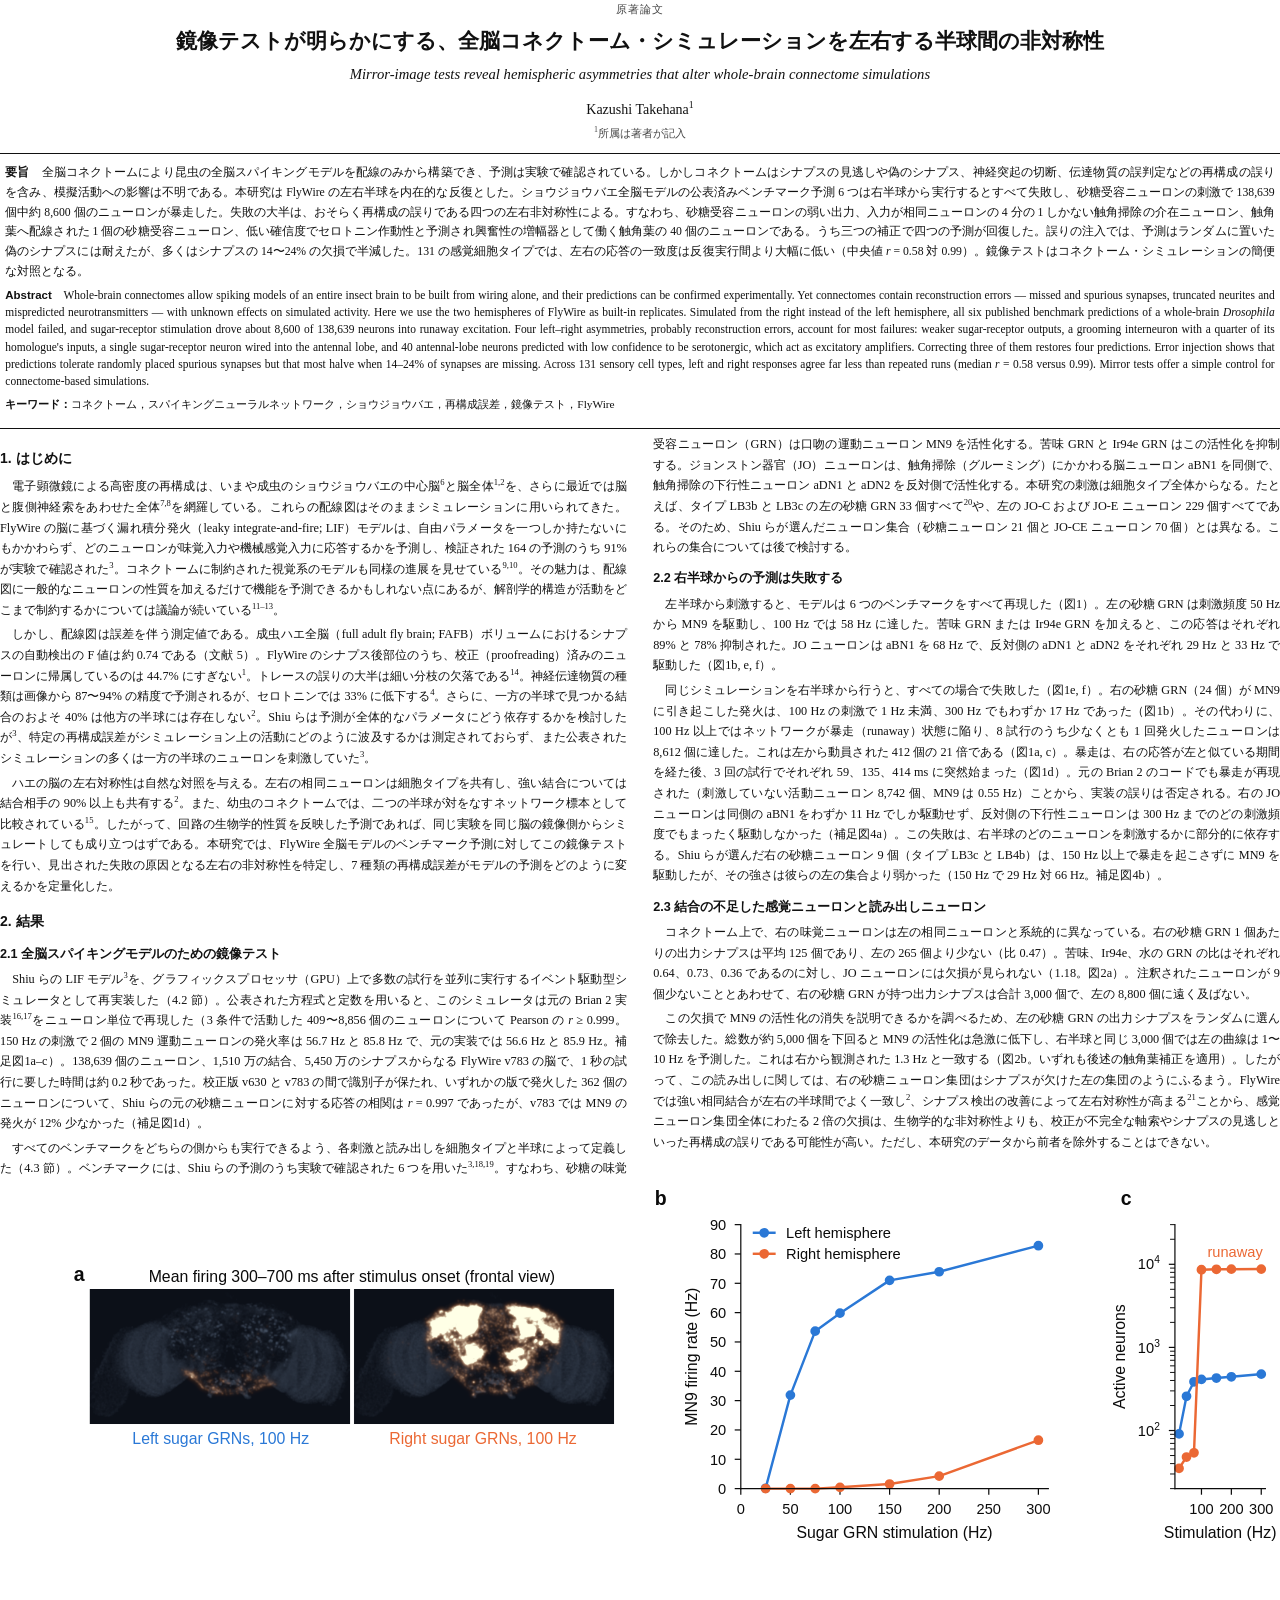
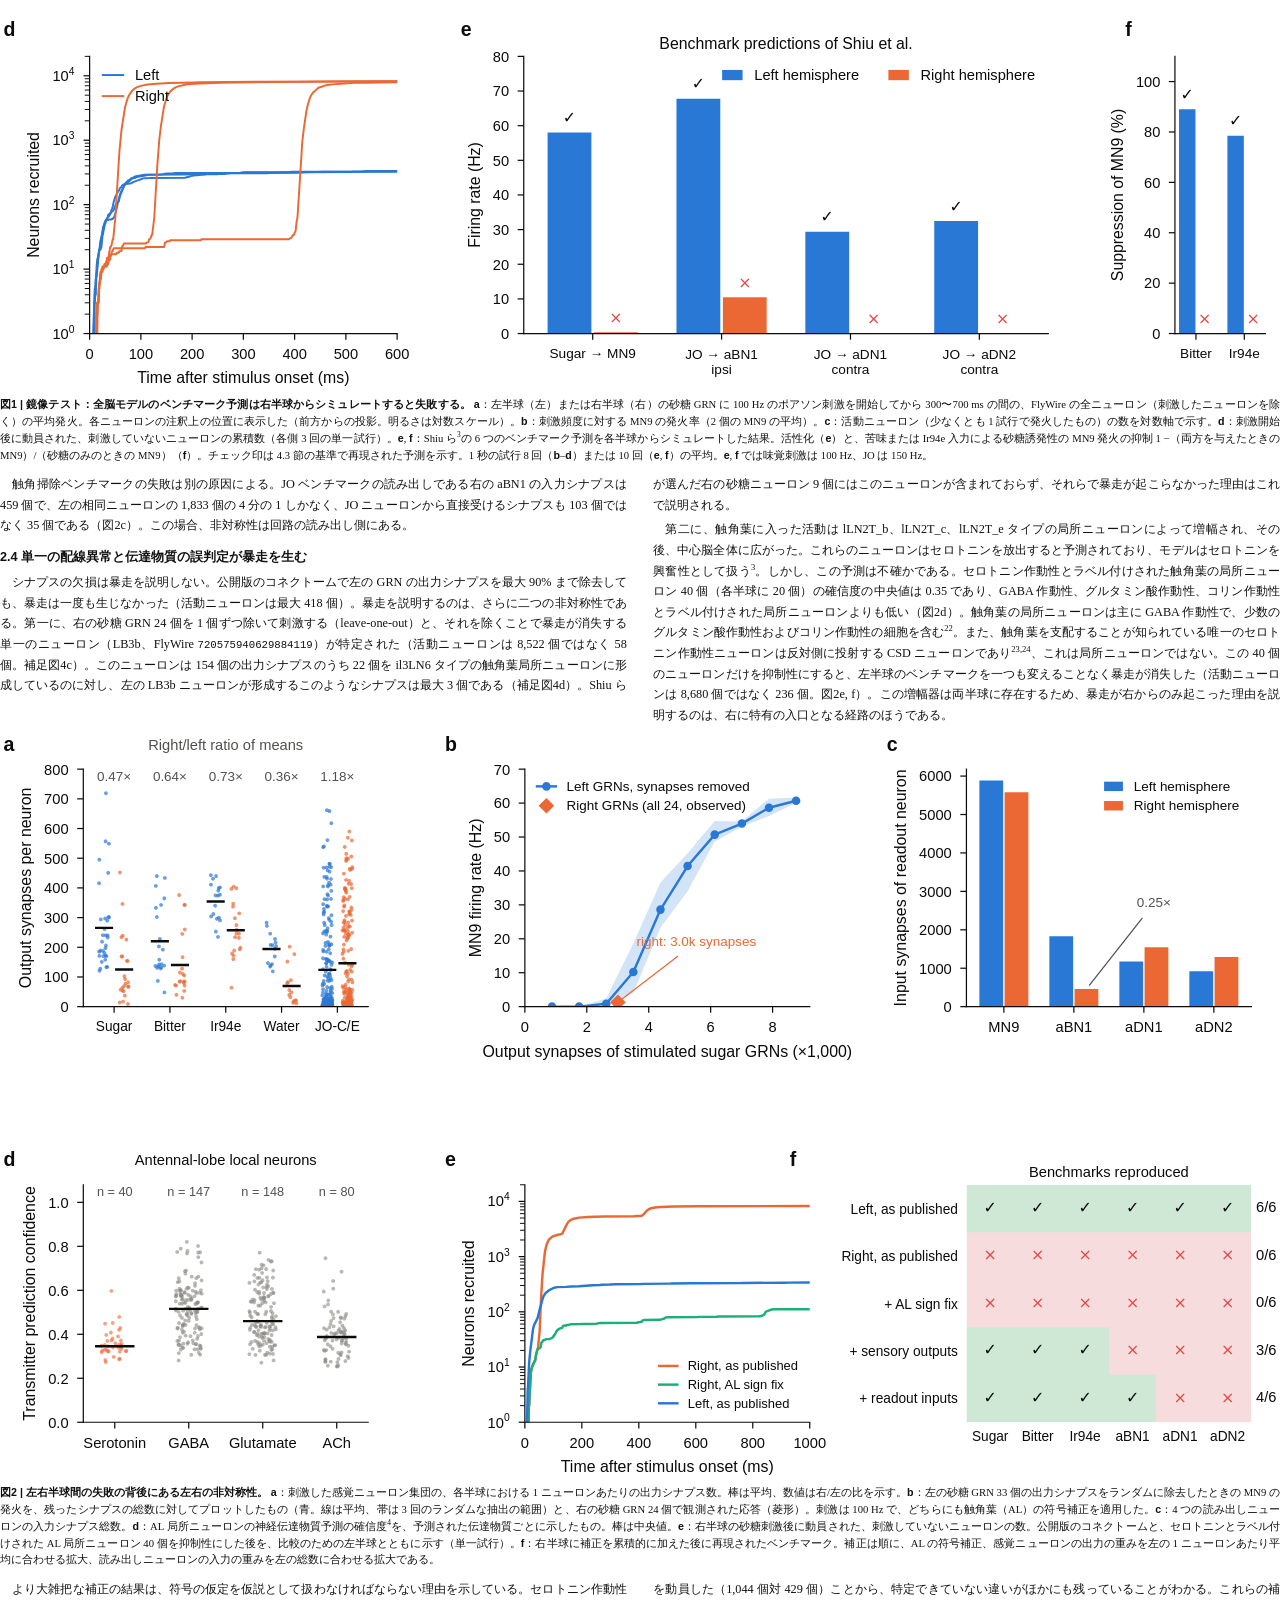
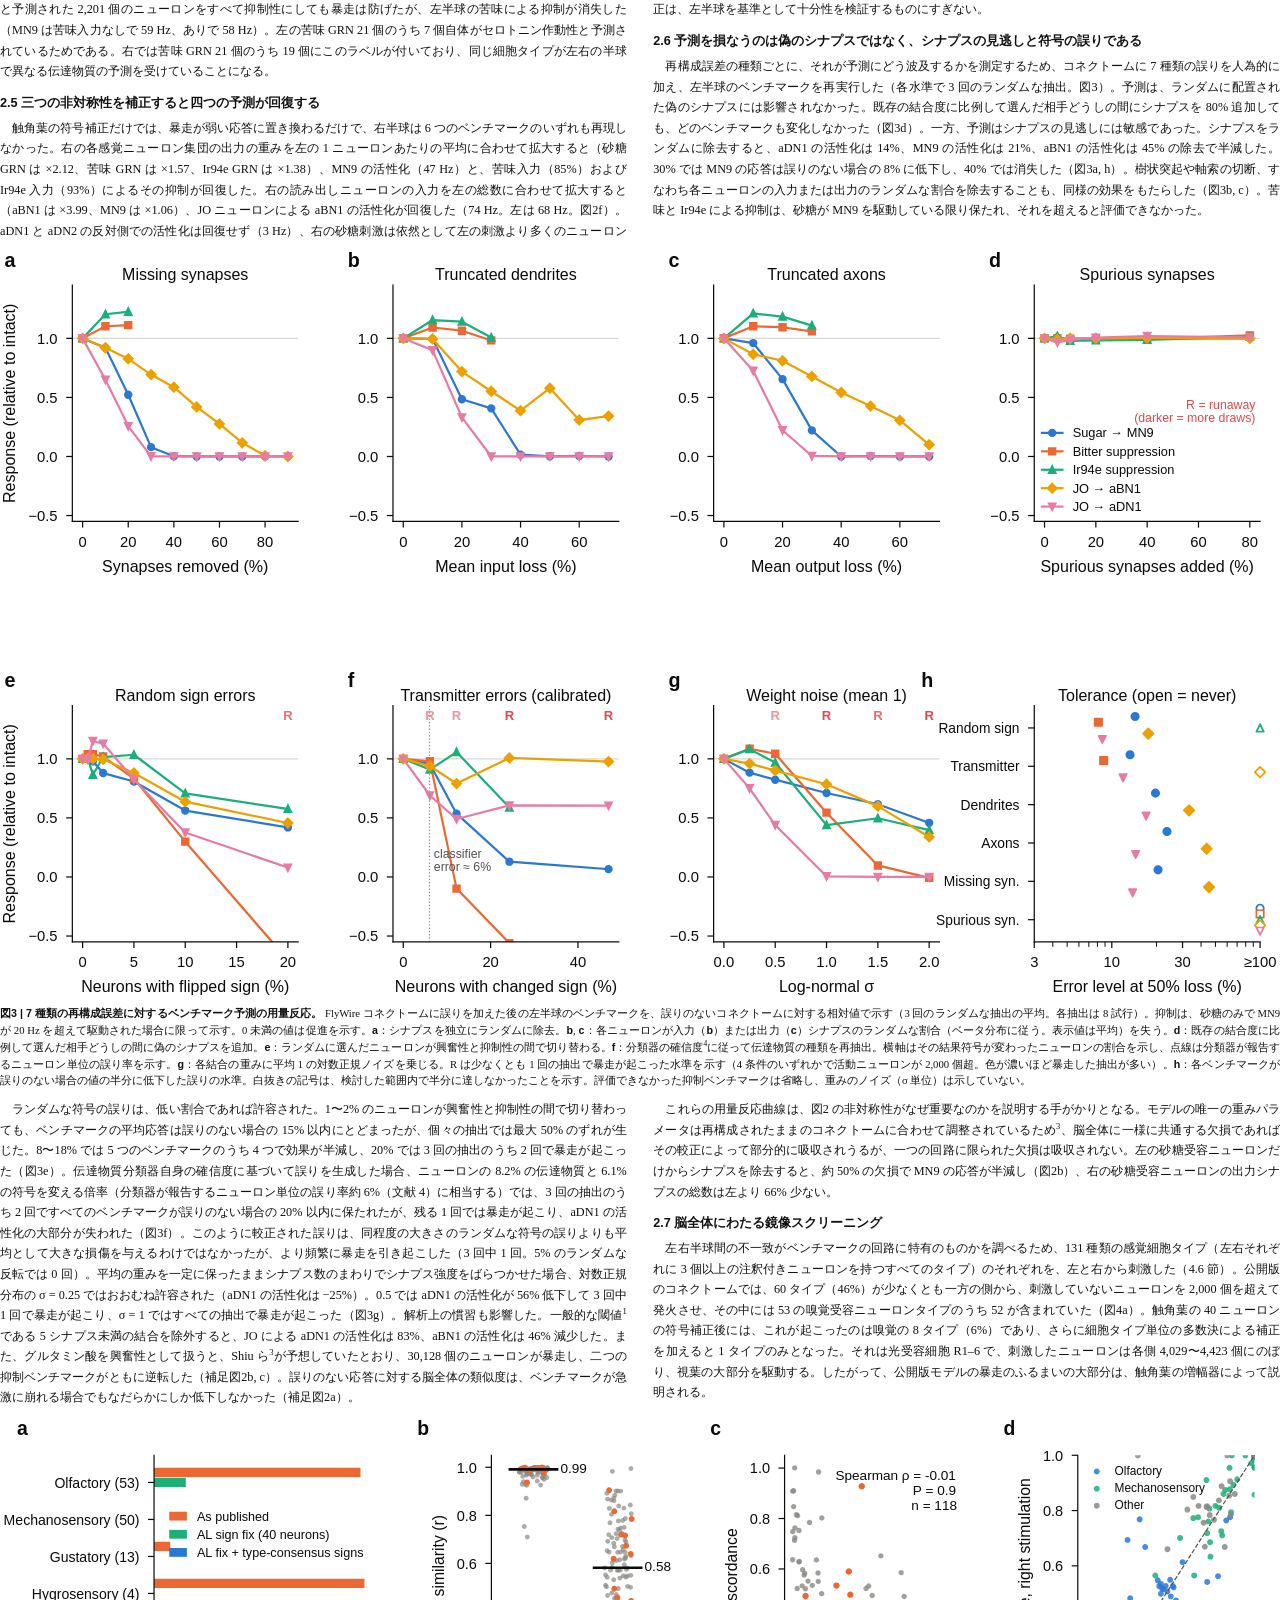
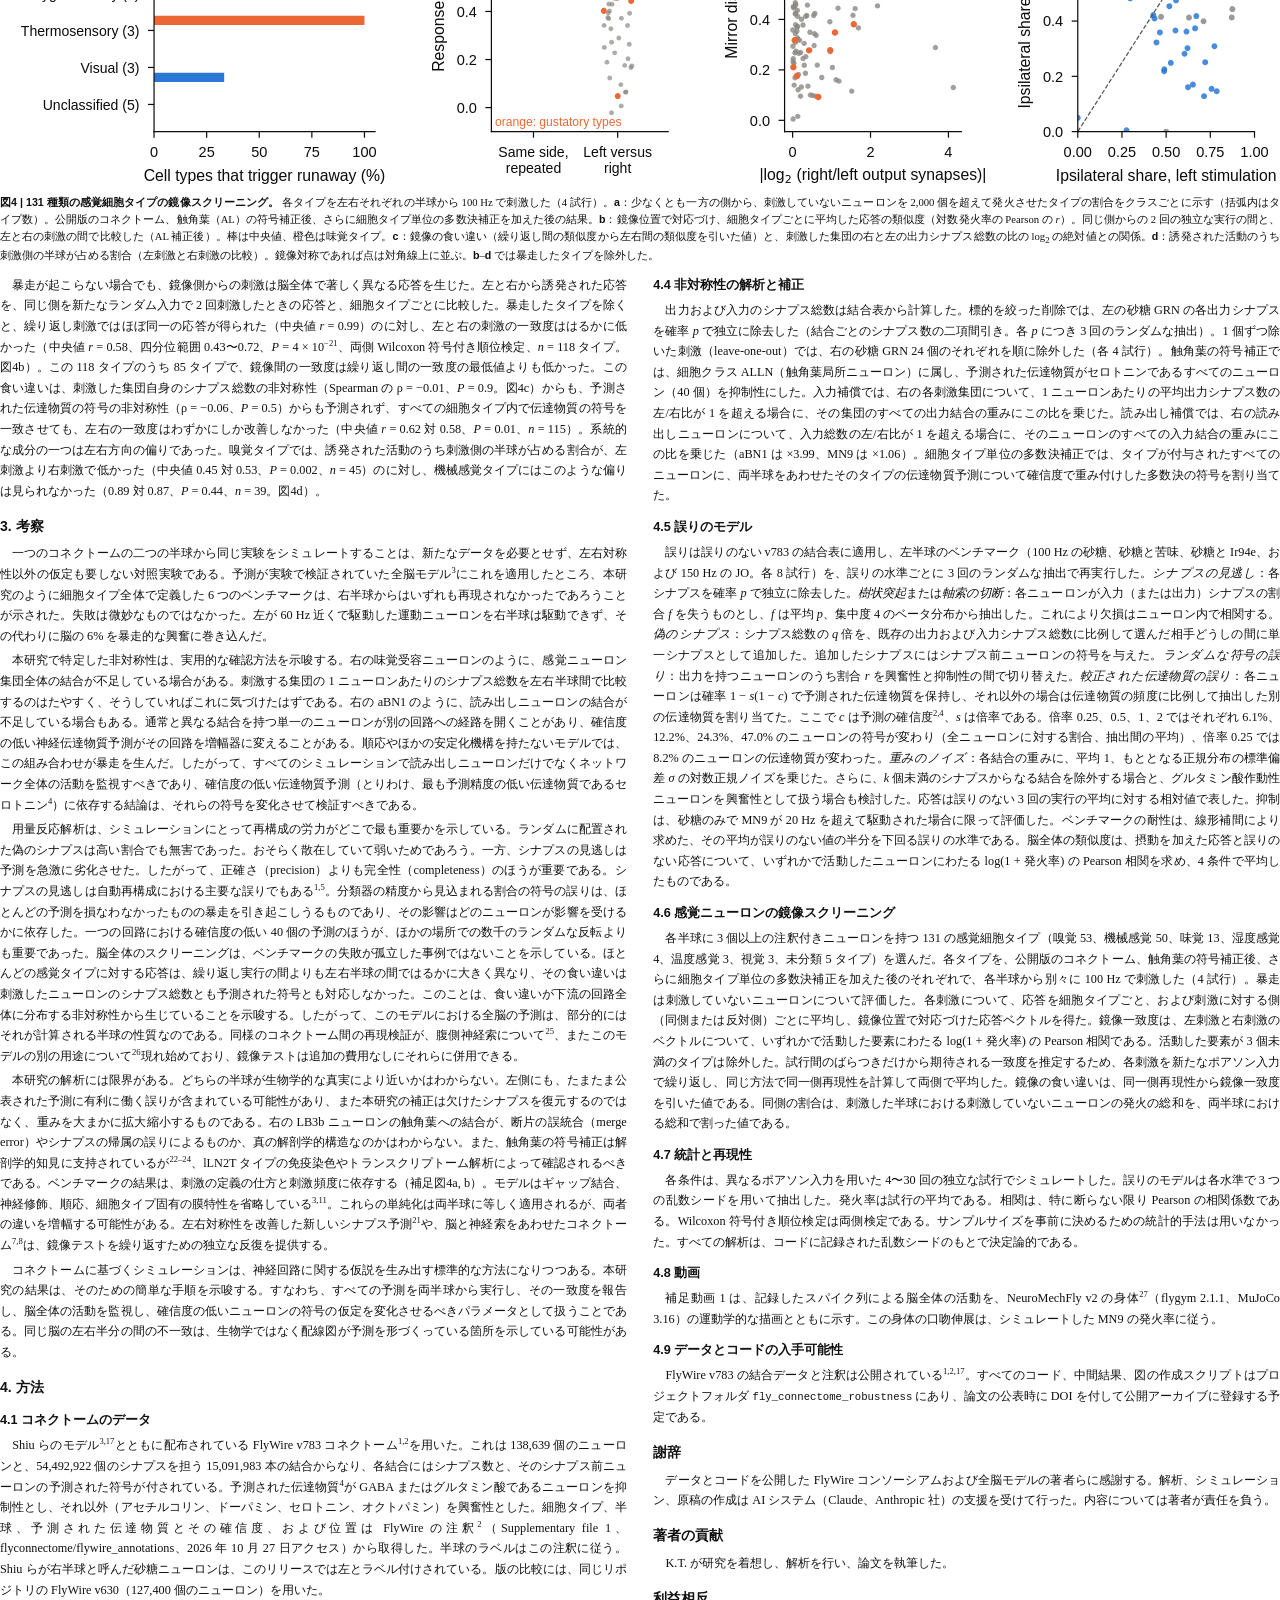
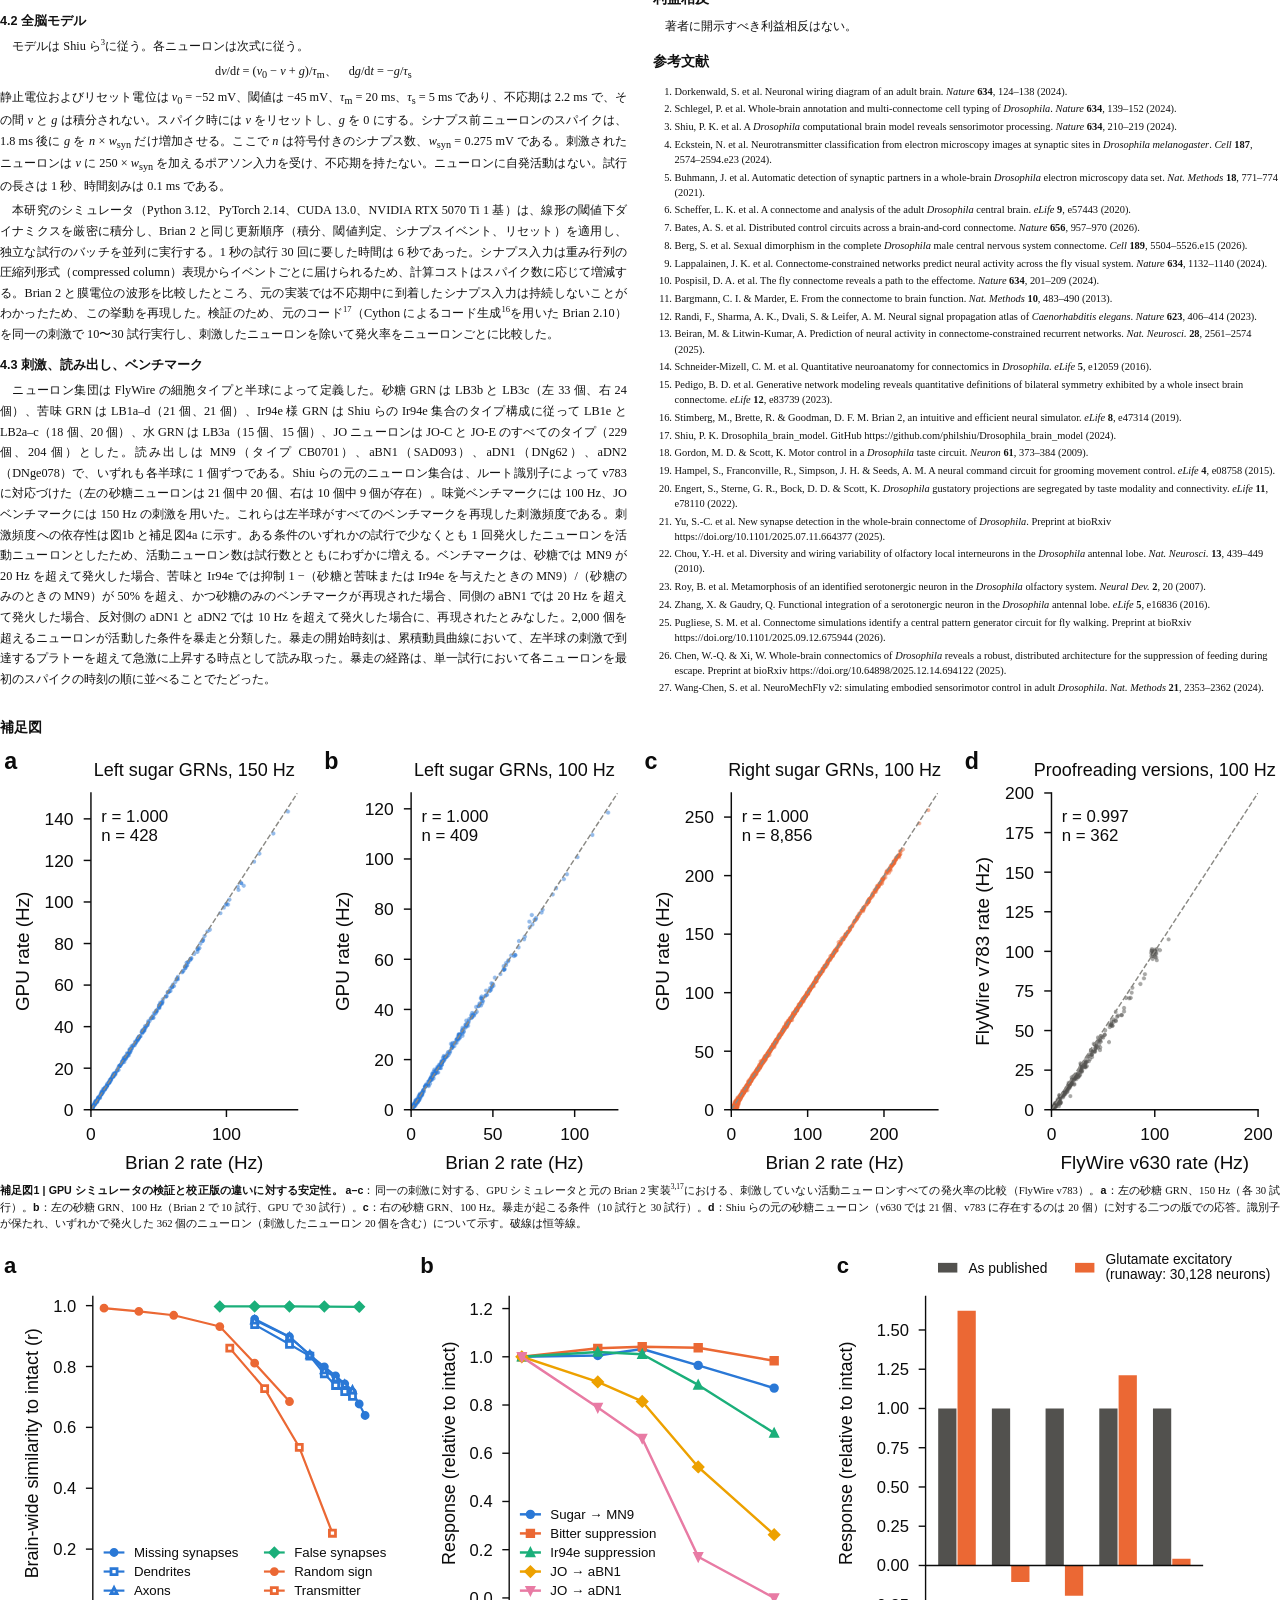
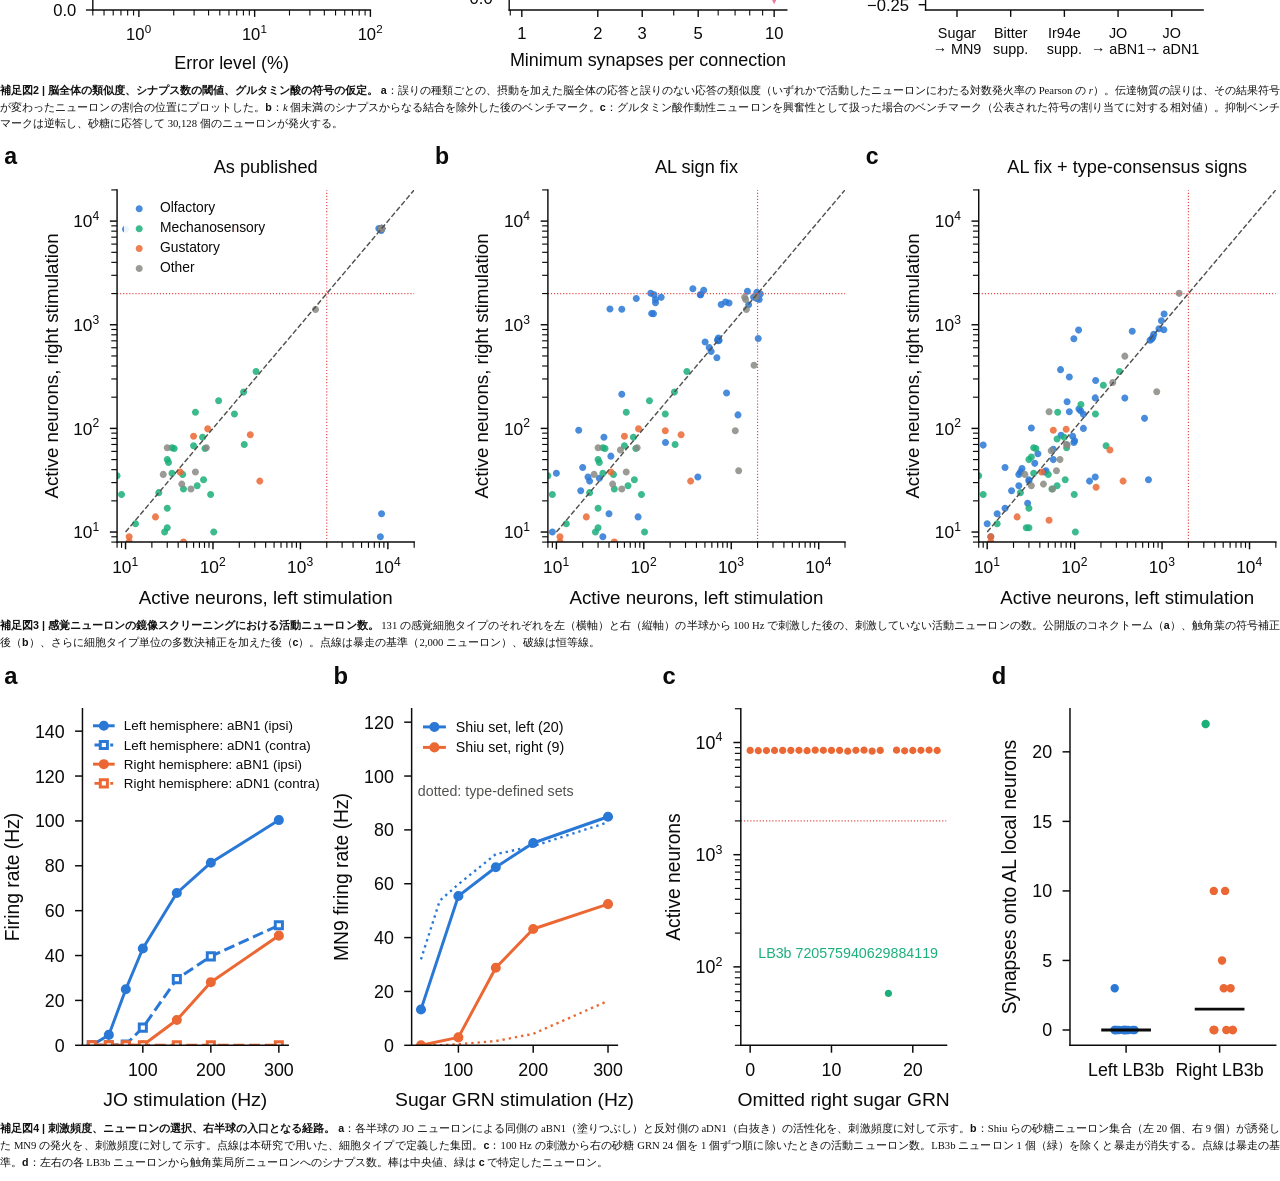
<file: paper/paper_ja.html>
<!doctype html>
<html lang="ja">
<head>
<meta charset="utf-8">
<title>鏡像テストが明らかにする、全脳コネクトーム・シミュレーションを左右する半球間の非対称性</title>
<link rel="stylesheet" href="jjnns.css">
<style>.nw { white-space: nowrap; } .eq { text-align: center; margin: 2pt 0 3pt; } .eq + p { text-indent: 0; }</style>
</head>
<body>

<div class="head">
<div class="kind">原著論文</div>
<h1>鏡像テストが明らかにする、全脳コネクトーム・シミュレーションを左右する半球間の非対称性</h1>
<div class="etitle">Mirror-image tests reveal hemispheric asymmetries that alter whole-brain connectome simulations</div>
<div class="authors">Kazushi Takehan<span class="nw">a<sup>1</sup></span></div>
<div class="affil"><sup>1</sup>所属は著者が記入</div>
</div>

<div class="abstract">
<p><span class="lab">要旨</span>　全脳コネクトームにより昆虫の全脳スパイキングモデルを配線のみから構築でき、予測は実験で確認されている。しかしコネクトームはシナプスの見逃しや偽のシナプス、神経突起の切断、伝達物質の誤判定などの再構成の誤りを含み、模擬活動への影響は不明である。本研究は FlyWire の左右半球を内在的な反復とした。ショウジョウバエ全脳モデルの公表済みベンチマーク予測 6 つは右半球から実行するとすべて失敗し、砂糖受容ニューロンの刺激で 138,639 個中約 8,600 個のニューロンが暴走した。失敗の大半は、おそらく再構成の誤りである四つの左右非対称性による。すなわち、砂糖受容ニューロンの弱い出力、入力が相同ニューロンの 4 分の 1 しかない触角掃除の介在ニューロン、触角葉へ配線された 1 個の砂糖受容ニューロン、低い確信度でセロトニン作動性と予測され興奮性の増幅器として働く触角葉の 40 個のニューロンである。うち三つの補正で四つの予測が回復した。誤りの注入では、予測はランダムに置いた偽のシナプスには耐えたが、多くはシナプスの 14〜24% の欠損で半減した。131 の感覚細胞タイプでは、左右の応答の一致度は反復実行間より大幅に低い（中央値 <i>r</i>&nbsp;=&nbsp;0.58 対 0.99）。鏡像テストはコネクトーム・シミュレーションの簡便な対照となる。</p>
<p class="eabs"><span class="lab">Abstract</span>　Whole-brain connectomes allow spiking models of an entire insect brain to be built from wiring alone, and their predictions can be confirmed experimentally. Yet connectomes contain reconstruction errors — missed and spurious synapses, truncated neurites and mispredicted neurotransmitters — with unknown effects on simulated activity. Here we use the two hemispheres of FlyWire as built-in replicates. Simulated from the right instead of the left hemisphere, all six published benchmark predictions of a whole-brain <i>Drosophila</i> model failed, and sugar-receptor stimulation drove about 8,600 of 138,639 neurons into runaway excitation. Four left–right asymmetries, probably reconstruction errors, account for most failures: weaker sugar-receptor outputs, a grooming interneuron with a quarter of its homologue's inputs, a single sugar-receptor neuron wired into the antennal lobe, and 40 antennal-lobe neurons predicted with low confidence to be serotonergic, which act as excitatory amplifiers. Correcting three of them restores four predictions. Error injection shows that predictions tolerate randomly placed spurious synapses but that most halve when 14–24% of synapses are missing. Across 131 sensory cell types, left and right responses agree far less than repeated runs (median <i>r</i>&nbsp;=&nbsp;0.58 versus 0.99). Mirror tests offer a simple control for connectome-based simulations.</p>
<p class="kw"><span class="lab">キーワード：</span>コネクトーム，スパイキングニューラルネットワーク，ショウジョウバエ，再構成誤差，鏡像テスト，FlyWire</p>
</div>

<div class="cols">

<h2>1. はじめに</h2>
<p>電子顕微鏡による高密度の再構成は、いまや成虫のショウジョウバエの中心<span class="nw">脳<sup>6</sup></span>と脳全<span class="nw">体<sup>1,2</sup></span>を、さらに最近では脳と腹側神経索をあわせた全<span class="nw">体<sup>7,8</sup></span>を網羅している。これらの配線図はそのままシミュレーションに用いられてきた。FlyWire の脳に基づく漏れ積分発火（leaky integrate-and-fire; LIF）モデルは、自由パラメータを一つしか持たないにもかかわらず、どのニューロンが味覚入力や機械感覚入力に応答するかを予測し、検証された 164 の予測のうち 91% が実験で確認され<span class="nw">た<sup>3</sup></span>。コネクトームに制約された視覚系のモデルも同様の進展を見せてい<span class="nw">る<sup>9,10</sup></span>。その魅力は、配線図に一般的なニューロンの性質を加えるだけで機能を予測できるかもしれない点にあるが、解剖学的構造が活動をどこまで制約するかについては議論が続いてい<span class="nw">る<sup>11–13</sup></span>。</p>
<p>しかし、配線図は誤差を伴う測定値である。成虫ハエ全脳（full adult fly brain; FAFB）ボリュームにおけるシナプスの自動検出の F 値は約 0.74 である（文献 5）。FlyWire のシナプス後部位のうち、校正（proofreading）済みのニューロンに帰属しているのは 44.7% にすぎな<span class="nw">い<sup>1</sup></span>。トレースの誤りの大半は細い分枝の欠落であ<span class="nw">る<sup>14</sup></span>。神経伝達物質の種類は画像から 87〜94% の精度で予測されるが、セロトニンでは 33% に低下す<span class="nw">る<sup>4</sup></span>。さらに、一方の半球で見つかる結合のおよそ 40% は他方の半球には存在しな<span class="nw">い<sup>2</sup></span>。Shiu らは予測が全体的なパラメータにどう依存するかを検討した<span class="nw">が<sup>3</sup></span>、特定の再構成誤差がシミュレーション上の活動にどのように波及するかは測定されておらず、また公表されたシミュレーションの多くは一方の半球のニューロンを刺激してい<span class="nw">た<sup>3</sup></span>。</p>
<p>ハエの脳の左右対称性は自然な対照を与える。左右の相同ニューロンは細胞タイプを共有し、強い結合については結合相手の 90% 以上も共有す<span class="nw">る<sup>2</sup></span>。また、幼虫のコネクトームでは、二つの半球が対をなすネットワーク標本として比較されてい<span class="nw">る<sup>15</sup></span>。したがって、回路の生物学的性質を反映した予測であれば、同じ実験を同じ脳の鏡像側からシミュレートしても成り立つはずである。本研究では、FlyWire 全脳モデルのベンチマーク予測に対してこの鏡像テストを行い、見出された失敗の原因となる左右の非対称性を特定し、7 種類の再構成誤差がモデルの予測をどのように変えるかを定量化した。</p>

<h2>2. 結果</h2>
<h3>2.1 全脳スパイキングモデルのための鏡像テスト</h3>
<p>Shiu らの LIF モデ<span class="nw">ル<sup>3</sup></span>を、グラフィックスプロセッサ（GPU）上で多数の試行を並列に実行するイベント駆動型シミュレータとして再実装した（4.2 節）。公表された方程式と定数を用いると、このシミュレータは元の Brian 2 実<span class="nw">装<sup>16,17</sup></span>をニューロン単位で再現した（3 条件で活動した 409〜8,856 個のニューロンについて Pearson の <i>r</i>&nbsp;≥&nbsp;0.999。150&nbsp;Hz の刺激で 2 個の MN9 運動ニューロンの発火率は 56.7&nbsp;Hz と 85.8&nbsp;Hz で、元の実装では 56.6&nbsp;Hz と 85.9&nbsp;Hz。補足図1a–c）。138,639 個のニューロン、1,510 万の結合、5,450 万のシナプスからなる FlyWire v783 の脳で、1 秒の試行に要した時間は約 0.2 秒であった。校正版 v630 と v783 の間で識別子が保たれ、いずれかの版で発火した 362 個のニューロンについて、Shiu らの元の砂糖ニューロンに対する応答の相関は <i>r</i>&nbsp;=&nbsp;0.997 であったが、v783 では MN9 の発火が 12% 少なかった（補足図1d）。</p>
<p>すべてのベンチマークをどちらの側からも実行できるよう、各刺激と読み出しを細胞タイプと半球によって定義した（4.3 節）。ベンチマークには、Shiu らの予測のうち実験で確認された 6 つを用い<span class="nw">た<sup>3,18,19</sup></span>。すなわち、砂糖の味覚受容ニューロン（GRN）は口吻の運動ニューロン MN9 を活性化する。苦味 GRN と Ir94e GRN はこの活性化を抑制する。ジョンストン器官（JO）ニューロンは、触角掃除（グルーミング）にかかわる脳ニューロン aBN1 を同側で、触角掃除の下行性ニューロン aDN1 と aDN2 を反対側で活性化する。本研究の刺激は細胞タイプ全体からなる。たとえば、タイプ LB3b と LB3c の左の砂糖 GRN 33 個すべ<span class="nw">て<sup>20</sup></span>や、左の JO-C および JO-E ニューロン 229 個すべてである。そのため、Shiu らが選んだニューロン集合（砂糖ニューロン 21 個と JO-CE ニューロン 70 個）とは異なる。これらの集合については後で検討する。</p>

<h3>2.2 右半球からの予測は失敗する</h3>
<p>左半球から刺激すると、モデルは 6 つのベンチマークをすべて再現した（図1）。左の砂糖 GRN は刺激頻度 50&nbsp;Hz から MN9 を駆動し、100&nbsp;Hz では 58&nbsp;Hz に達した。苦味 GRN または Ir94e GRN を加えると、この応答はそれぞれ 89% と 78% 抑制された。JO ニューロンは aBN1 を 68&nbsp;Hz で、反対側の aDN1 と aDN2 をそれぞれ 29&nbsp;Hz と 33&nbsp;Hz で駆動した（図1b, e, f）。</p>

<p>同じシミュレーションを右半球から行うと、すべての場合で失敗した（図1e, f）。右の砂糖 GRN（24 個）が MN9 に引き起こした発火は、100&nbsp;Hz の刺激で 1&nbsp;Hz 未満、300&nbsp;Hz でもわずか 17&nbsp;Hz であった（図1b）。その代わりに、100&nbsp;Hz 以上ではネットワークが暴走（runaway）状態に陥り、8 試行のうち少なくとも 1 回発火したニューロンは 8,612 個に達した。これは左から動員された 412 個の 21 倍である（図1a, c）。暴走は、右の応答が左と似ている期間を経た後、3 回の試行でそれぞれ 59、135、414&nbsp;ms に突然始まった（図1d）。元の Brian 2 のコードでも暴走が再現された（刺激していない活動ニューロン 8,742 個、MN9 は 0.55&nbsp;Hz）ことから、実装の誤りは否定される。右の JO ニューロンは同側の aBN1 をわずか 11&nbsp;Hz でしか駆動せず、反対側の下行性ニューロンは 300&nbsp;Hz までのどの刺激頻度でもまったく駆動しなかった（補足図4a）。この失敗は、右半球のどのニューロンを刺激するかに部分的に依存する。Shiu らが選んだ右の砂糖ニューロン 9 個（タイプ LB3c と LB4b）は、150&nbsp;Hz 以上で暴走を起こさずに MN9 を駆動したが、その強さは彼らの左の集合より弱かった（150&nbsp;Hz で 29&nbsp;Hz 対 66&nbsp;Hz。補足図4b）。</p>

<h3>2.3 結合の不足した感覚ニューロンと読み出しニューロン</h3>
<p>コネクトーム上で、右の味覚ニューロンは左の相同ニューロンと系統的に異なっている。右の砂糖 GRN 1 個あたりの出力シナプスは平均 125 個であり、左の 265 個より少ない（比 0.47）。苦味、Ir94e、水の GRN の比はそれぞれ 0.64、0.73、0.36 であるのに対し、JO ニューロンには欠損が見られない（1.18。図2a）。注釈されたニューロンが 9 個少ないこととあわせて、右の砂糖 GRN が持つ出力シナプスは合計 3,000 個で、左の 8,800 個に遠く及ばない。</p>
<p>この欠損で MN9 の活性化の消失を説明できるかを調べるため、左の砂糖 GRN の出力シナプスをランダムに選んで除去した。総数が約 5,000 個を下回ると MN9 の活性化は急激に低下し、右半球と同じ 3,000 個では左の曲線は 1〜10&nbsp;Hz を予測した。これは右から観測された 1.3&nbsp;Hz と一致する（図2b。いずれも後述の触角葉補正を適用）。したがって、この読み出しに関しては、右の砂糖ニューロン集団はシナプスが欠けた左の集団のようにふるまう。FlyWire では強い相同結合が左右の半球間でよく一致<span class="nw">し<sup>2</sup></span>、シナプス検出の改善によって左右対称性が高ま<span class="nw">る<sup>21</sup></span>ことから、感覚ニューロン集団全体にわたる 2 倍の欠損は、生物学的な非対称性よりも、校正が不完全な軸索やシナプスの見逃しといった再構成の誤りである可能性が高い。ただし、本研究のデータから前者を除外することはできない。</p>

<figure class="wide">
<img src="../figures/fig1_mirror_test.svg" alt="図1">
<figcaption><b>図1 | 鏡像テスト：全脳モデルのベンチマーク予測は右半球からシミュレートすると失敗する。</b> <b>a</b>：左半球（左）または右半球（右）の砂糖 GRN に 100&nbsp;Hz のポアソン刺激を開始してから 300〜700&nbsp;ms の間の、FlyWire の全ニューロン（刺激したニューロンを除く）の平均発火。各ニューロンの注釈上の位置に表示した（前方からの投影。明るさは対数スケール）。<b>b</b>：刺激頻度に対する MN9 の発火率（2 個の MN9 の平均）。<b>c</b>：活動ニューロン（少なくとも 1 試行で発火したもの）の数を対数軸で示す。<b>d</b>：刺激開始後に動員された、刺激していないニューロンの累積数（各側 3 回の単一試行）。<b>e</b>, <b>f</b>：Shiu <span class="nw">ら<sup>3</sup></span>の 6 つのベンチマーク予測を各半球からシミュレートした結果。活性化（<b>e</b>）と、苦味または Ir94e 入力による砂糖誘発性の MN9 発火の抑制 1 −（両方を与えたときの MN9）/（砂糖のみのときの MN9）（<b>f</b>）。チェック印は 4.3 節の基準で再現された予測を示す。1 秒の試行 8 回（<b>b</b>–<b>d</b>）または 10 回（<b>e</b>, <b>f</b>）の平均。<b>e</b>, <b>f</b> では味覚刺激は 100&nbsp;Hz、JO は 150&nbsp;Hz。</figcaption>
</figure>

<p>触角掃除ベンチマークの失敗は別の原因による。JO ベンチマークの読み出しである右の aBN1 の入力シナプスは 459 個で、左の相同ニューロンの 1,833 個の 4 分の 1 しかなく、JO ニューロンから直接受けるシナプスも 103 個ではなく 35 個である（図2c）。この場合、非対称性は回路の読み出し側にある。</p>

<h3>2.4 単一の配線異常と伝達物質の誤判定が暴走を生む</h3>
<p>シナプスの欠損は暴走を説明しない。公開版のコネクトームで左の GRN の出力シナプスを最大 90% まで除去しても、暴走は一度も生じなかった（活動ニューロンは最大 418 個）。暴走を説明するのは、さらに二つの非対称性である。第一に、右の砂糖 GRN 24 個を 1 個ずつ除いて刺激する（leave-one-out）と、それを除くことで暴走が消失する単一のニューロン（LB3b、FlyWire <span class="mono">720575940629884119</span>）が特定された（活動ニューロンは 8,522 個ではなく 58 個。補足図4c）。このニューロンは 154 個の出力シナプスのうち 22 個を il3LN6 タイプの触角葉局所ニューロンに形成しているのに対し、左の LB3b ニューロンが形成するこのようなシナプスは最大 3 個である（補足図4d）。Shiu らが選んだ右の砂糖ニューロン 9 個にはこのニューロンが含まれておらず、それらで暴走が起こらなかった理由はこれで説明される。</p>
<p>第二に、触角葉に入った活動は lLN2T_b、lLN2T_c、lLN2T_e タイプの局所ニューロンによって増幅され、その後、中心脳全体に広がった。これらのニューロンはセロトニンを放出すると予測されており、モデルはセロトニンを興奮性として扱<span class="nw">う<sup>3</sup></span>。しかし、この予測は不確かである。セロトニン作動性とラベル付けされた触角葉の局所ニューロン 40 個（各半球に 20 個）の確信度の中央値は 0.35 であり、GABA 作動性、グルタミン酸作動性、コリン作動性とラベル付けされた局所ニューロンよりも低い（図2d）。触角葉の局所ニューロンは主に GABA 作動性で、少数のグルタミン酸作動性およびコリン作動性の細胞を含<span class="nw">む<sup>22</sup></span>。また、触角葉を支配することが知られている唯一のセロトニン作動性ニューロンは反対側に投射する CSD ニューロンであ<span class="nw">り<sup>23,24</sup></span>、これは局所ニューロンではない。この 40 個のニューロンだけを抑制性にすると、左半球のベンチマークを一つも変えることなく暴走が消失した（活動ニューロンは 8,680 個ではなく 236 個。図2e, f）。この増幅器は両半球に存在するため、暴走が右からのみ起こった理由を説明するのは、右に特有の入口となる経路のほうである。</p>

<figure class="wide">
<img src="../figures/fig2_defects.svg" alt="図2">
<figcaption><b>図2 | 左右半球間の失敗の背後にある左右の非対称性。</b> <b>a</b>：刺激した感覚ニューロン集団の、各半球における 1 ニューロンあたりの出力シナプス数。棒は平均、数値は右/左の比を示す。<b>b</b>：左の砂糖 GRN 33 個の出力シナプスをランダムに除去したときの MN9 の発火を、残ったシナプスの総数に対してプロットしたもの（青。線は平均、帯は 3 回のランダムな抽出の範囲）と、右の砂糖 GRN 24 個で観測された応答（菱形）。刺激は 100&nbsp;Hz で、どちらにも触角葉（AL）の符号補正を適用した。<b>c</b>：4 つの読み出しニューロンの入力シナプス総数。<b>d</b>：AL 局所ニューロンの神経伝達物質予測の確信<span class="nw">度<sup>4</sup></span>を、予測された伝達物質ごとに示したもの。棒は中央値。<b>e</b>：右半球の砂糖刺激後に動員された、刺激していないニューロンの数。公開版のコネクトームと、セロトニンとラベル付けされた AL 局所ニューロン 40 個を抑制性にした後を、比較のための左半球とともに示す（単一試行）。<b>f</b>：右半球に補正を累積的に加えた後に再現されたベンチマーク。補正は順に、AL の符号補正、感覚ニューロンの出力の重みを左の 1 ニューロンあたり平均に合わせる拡大、読み出しニューロンの入力の重みを左の総数に合わせる拡大である。</figcaption>
</figure>

<p>より大雑把な補正の結果は、符号の仮定を仮説として扱わなければならない理由を示している。セロトニン作動性と予測された 2,201 個のニューロンをすべて抑制性にしても暴走は防げたが、左半球の苦味による抑制が消失した（MN9 は苦味入力なしで 59&nbsp;Hz、ありで 58&nbsp;Hz）。左の苦味 GRN 21 個のうち 7 個自体がセロトニン作動性と予測されているためである。右では苦味 GRN 21 個のうち 19 個にこのラベルが付いており、同じ細胞タイプが左右の半球で異なる伝達物質の予測を受けていることになる。</p>

<h3>2.5 三つの非対称性を補正すると四つの予測が回復する</h3>
<p>触角葉の符号補正だけでは、暴走が弱い応答に置き換わるだけで、右半球は 6 つのベンチマークのいずれも再現しなかった。右の各感覚ニューロン集団の出力の重みを左の 1 ニューロンあたりの平均に合わせて拡大すると（砂糖 GRN は ×2.12、苦味 GRN は ×1.57、Ir94e GRN は ×1.38）、MN9 の活性化（47&nbsp;Hz）と、苦味入力（85%）および Ir94e 入力（93%）によるその抑制が回復した。右の読み出しニューロンの入力を左の総数に合わせて拡大すると（aBN1 は ×3.99、MN9 は ×1.06）、JO ニューロンによる aBN1 の活性化が回復した（74&nbsp;Hz。左は 68&nbsp;Hz。図2f）。aDN1 と aDN2 の反対側での活性化は回復せず（3&nbsp;Hz）、右の砂糖刺激は依然として左の刺激より多くのニューロンを動員した（1,044 個対 429 個）ことから、特定できていない違いがほかにも残っていることがわかる。これらの補正は、左半球を基準として十分性を検証するものにすぎない。</p>

<h3>2.6 予測を損なうのは偽のシナプスではなく、シナプスの見逃しと符号の誤りである</h3>
<p>再構成誤差の種類ごとに、それが予測にどう波及するかを測定するため、コネクトームに 7 種類の誤りを人為的に加え、左半球のベンチマークを再実行した（各水準で 3 回のランダムな抽出。図3）。予測は、ランダムに配置された偽のシナプスには影響されなかった。既存の結合度に比例して選んだ相手どうしの間にシナプスを 80% 追加しても、どのベンチマークも変化しなかった（図3d）。一方、予測はシナプスの見逃しには敏感であった。シナプスをランダムに除去すると、aDN1 の活性化は 14%、MN9 の活性化は 21%、aBN1 の活性化は 45% の除去で半減した。30% では MN9 の応答は誤りのない場合の 8% に低下し、40% では消失した（図3a, h）。樹状突起や軸索の切断、すなわち各ニューロンの入力または出力のランダムな割合を除去することも、同様の効果をもたらした（図3b, c）。苦味と Ir94e による抑制は、砂糖が MN9 を駆動している限り保たれ、それを超えると評価できなかった。</p>

<figure class="wide">
<img src="../figures/fig3_error_dose_response.svg" alt="図3">
<figcaption><b>図3 | 7 種類の再構成誤差に対するベンチマーク予測の用量反応。</b> FlyWire コネクトームに誤りを加えた後の左半球のベンチマークを、誤りのないコネクトームに対する相対値で示す（3 回のランダムな抽出の平均。各抽出は 8 試行）。抑制は、砂糖のみで MN9 が 20&nbsp;Hz を超えて駆動された場合に限って示す。0 未満の値は促進を示す。<b>a</b>：シナプスを独立にランダムに除去。<b>b</b>, <b>c</b>：各ニューロンが入力（<b>b</b>）または出力（<b>c</b>）シナプスのランダムな割合（ベータ分布に従う。表示値は平均）を失う。<b>d</b>：既存の結合度に比例して選んだ相手どうしの間に偽のシナプスを追加。<b>e</b>：ランダムに選んだニューロンが興奮性と抑制性の間で切り替わる。<b>f</b>：分類器の確信<span class="nw">度<sup>4</sup></span>に従って伝達物質の種類を再抽出。横軸はその結果符号が変わったニューロンの割合を示し、点線は分類器が報告するニューロン単位の誤り率を示す。<b>g</b>：各結合の重みに平均 1 の対数正規ノイズを乗じる。R は少なくとも 1 回の抽出で暴走が起こった水準を示す（4 条件のいずれかで活動ニューロンが 2,000 個超。色が濃いほど暴走した抽出が多い）。<b>h</b>：各ベンチマークが誤りのない場合の値の半分に低下した誤りの水準。白抜きの記号は、検討した範囲内で半分に達しなかったことを示す。評価できなかった抑制ベンチマークは省略し、重みのノイズ（σ 単位）は示していない。</figcaption>
</figure>

<p>ランダムな符号の誤りは、低い割合であれば許容された。1〜2% のニューロンが興奮性と抑制性の間で切り替わっても、ベンチマークの平均応答は誤りのない場合の 15% 以内にとどまったが、個々の抽出では最大 50% のずれが生じた。8〜18% では 5 つのベンチマークのうち 4 つで効果が半減し、20% では 3 回の抽出のうち 2 回で暴走が起こった（図3e）。伝達物質分類器自身の確信度に基づいて誤りを生成した場合、ニューロンの 8.2% の伝達物質と 6.1% の符号を変える倍率（分類器が報告するニューロン単位の誤り率約 6%（文献 4）に相当する）では、3 回の抽出のうち 2 回ですべてのベンチマークが誤りのない場合の 20% 以内に保たれたが、残る 1 回では暴走が起こり、aDN1 の活性化の大部分が失われた（図3f）。このように較正された誤りは、同程度の大きさのランダムな符号の誤りよりも平均として大きな損傷を与えるわけではなかったが、より頻繁に暴走を引き起こした（3 回中 1 回。5% のランダムな反転では 0 回）。平均の重みを一定に保ったままシナプス数のまわりでシナプス強度をばらつかせた場合、対数正規分布の σ&nbsp;=&nbsp;0.25 ではおおむね許容された（aDN1 の活性化は −25%）。0.5 では aDN1 の活性化が 56% 低下して 3 回中 1 回で暴走が起こり、σ&nbsp;=&nbsp;1 ではすべての抽出で暴走が起こった（図3g）。解析上の慣習も影響した。一般的な閾<span class="nw">値<sup>1</sup></span>である 5 シナプス未満の結合を除外すると、JO による aDN1 の活性化は 83%、aBN1 の活性化は 46% 減少した。また、グルタミン酸を興奮性として扱うと、Shiu <span class="nw">ら<sup>3</sup></span>が予想していたとおり、30,128 個のニューロンが暴走し、二つの抑制ベンチマークがともに逆転した（補足図2b, c）。誤りのない応答に対する脳全体の類似度は、ベンチマークが急激に崩れる場合でもなだらかにしか低下しなかった（補足図2a）。</p>
<p>これらの用量反応曲線は、図2 の非対称性がなぜ重要なのかを説明する手がかりとなる。モデルの唯一の重みパラメータは再構成されたままのコネクトームに合わせて調整されているた<span class="nw">め<sup>3</sup></span>、脳全体に一様に共通する欠損であればその較正によって部分的に吸収されうるが、一つの回路に限られた欠損は吸収されない。左の砂糖受容ニューロンだけからシナプスを除去すると、約 50% の欠損で MN9 の応答が半減し（図2b）、右の砂糖受容ニューロンの出力シナプスの総数は左より 66% 少ない。</p>

<h3>2.7 脳全体にわたる鏡像スクリーニング</h3>
<p>左右半球間の不一致がベンチマークの回路に特有のものかを調べるため、131 種類の感覚細胞タイプ（左右それぞれに 3 個以上の注釈付きニューロンを持つすべてのタイプ）のそれぞれを、左と右から刺激した（4.6 節）。公開版のコネクトームでは、60 タイプ（46%）が少なくとも一方の側から、刺激していないニューロンを 2,000 個を超えて発火させ、その中には 53 の嗅覚受容ニューロンタイプのうち 52 が含まれていた（図4a）。触角葉の 40 ニューロンの符号補正後には、これが起こったのは嗅覚の 8 タイプ（6%）であり、さらに細胞タイプ単位の多数決による補正を加えると 1 タイプのみとなった。それは光受容細胞 R1–6 で、刺激したニューロンは各側 4,029〜4,423 個にのぼり、視葉の大部分を駆動する。したがって、公開版モデルの暴走のふるまいの大部分は、触角葉の増幅器によって説明される。</p>

<figure class="wide">
<img src="../figures/fig4_screen.svg" alt="図4">
<figcaption><b>図4 | 131 種類の感覚細胞タイプの鏡像スクリーニング。</b> 各タイプを左右それぞれの半球から 100&nbsp;Hz で刺激した（4 試行）。<b>a</b>：少なくとも一方の側から、刺激していないニューロンを 2,000 個を超えて発火させたタイプの割合をクラスごとに示す（括弧内はタイプ数）。公開版のコネクトーム、触角葉（AL）の符号補正後、さらに細胞タイプ単位の多数決補正を加えた後の結果。<b>b</b>：鏡像位置で対応づけ、細胞タイプごとに平均した応答の類似度（対数発火率の Pearson の <i>r</i>）。同じ側からの 2 回の独立な実行の間と、左と右の刺激の間で比較した（AL 補正後）。棒は中央値、橙色は味覚タイプ。<b>c</b>：鏡像の食い違い（繰り返し間の類似度から左右間の類似度を引いた値）と、刺激した集団の右と左の出力シナプス総数の比の log<sub>2</sub> の絶対値との関係。<b>d</b>：誘発された活動のうち刺激側の半球が占める割合（左刺激と右刺激の比較）。鏡像対称であれば点は対角線上に並ぶ。<b>b</b>–<b>d</b> では暴走したタイプを除外した。</figcaption>
</figure>

<p>暴走が起こらない場合でも、鏡像側からの刺激は脳全体で著しく異なる応答を生じた。左と右から誘発された応答を、同じ側を新たなランダム入力で 2 回刺激したときの応答と、細胞タイプごとに比較した。暴走したタイプを除くと、繰り返し刺激ではほぼ同一の応答が得られた（中央値 <i>r</i>&nbsp;=&nbsp;0.99）のに対し、左と右の刺激の一致度ははるかに低かった（中央値 <i>r</i>&nbsp;=&nbsp;0.58、四分位範囲 0.43〜0.72、<i>P</i>&nbsp;=&nbsp;4&nbsp;×&nbsp;10<sup>−21</sup>、両側 Wilcoxon 符号付き順位検定、<i>n</i>&nbsp;=&nbsp;118 タイプ。図4b）。この 118 タイプのうち 85 タイプで、鏡像間の一致度は繰り返し間の一致度の最低値よりも低かった。この食い違いは、刺激した集団自身のシナプス総数の非対称性（Spearman の ρ&nbsp;=&nbsp;−0.01、<i>P</i>&nbsp;=&nbsp;0.9。図4c）からも、予測された伝達物質の符号の非対称性（ρ&nbsp;=&nbsp;−0.06、<i>P</i>&nbsp;=&nbsp;0.5）からも予測されず、すべての細胞タイプ内で伝達物質の符号を一致させても、左右の一致度はわずかにしか改善しなかった（中央値 <i>r</i>&nbsp;=&nbsp;0.62 対 0.58、<i>P</i>&nbsp;=&nbsp;0.01、<i>n</i>&nbsp;=&nbsp;115）。系統的な成分の一つは左右方向の偏りであった。嗅覚タイプでは、誘発された活動のうち刺激側の半球が占める割合が、左刺激より右刺激で低かった（中央値 0.45 対 0.53、<i>P</i>&nbsp;=&nbsp;0.002、<i>n</i>&nbsp;=&nbsp;45）のに対し、機械感覚タイプにはこのような偏りは見られなかった（0.89 対 0.87、<i>P</i>&nbsp;=&nbsp;0.44、<i>n</i>&nbsp;=&nbsp;39。図4d）。</p>

<h2>3. 考察</h2>
<p>一つのコネクトームの二つの半球から同じ実験をシミュレートすることは、新たなデータを必要とせず、左右対称性以外の仮定も要しない対照実験である。予測が実験で検証されていた全脳モデ<span class="nw">ル<sup>3</sup></span>にこれを適用したところ、本研究のように細胞タイプ全体で定義した 6 つのベンチマークは、右半球からはいずれも再現されなかったであろうことが示された。失敗は微妙なものではなかった。左が 60&nbsp;Hz 近くで駆動した運動ニューロンを右半球は駆動できず、その代わりに脳の 6% を暴走的な興奮に巻き込んだ。</p>
<p>本研究で特定した非対称性は、実用的な確認方法を示唆する。右の味覚受容ニューロンのように、感覚ニューロン集団全体の結合が不足している場合がある。刺激する集団の 1 ニューロンあたりのシナプス総数を左右半球間で比較するのはたやすく、そうしていればこれに気づけたはずである。右の aBN1 のように、読み出しニューロンの結合が不足している場合もある。通常と異なる結合を持つ単一のニューロンが別の回路への経路を開くことがあり、確信度の低い神経伝達物質予測がその回路を増幅器に変えることがある。順応やほかの安定化機構を持たないモデルでは、この組み合わせが暴走を生んだ。したがって、すべてのシミュレーションで読み出しニューロンだけでなくネットワーク全体の活動を監視すべきであり、確信度の低い伝達物質予測（とりわけ、最も予測精度の低い伝達物質であるセロトニ<span class="nw">ン<sup>4</sup></span>）に依存する結論は、それらの符号を変化させて検証すべきである。</p>
<p>用量反応解析は、シミュレーションにとって再構成の労力がどこで最も重要かを示している。ランダムに配置された偽のシナプスは高い割合でも無害であった。おそらく散在していて弱いためであろう。一方、シナプスの見逃しは予測を急激に劣化させた。したがって、正確さ（precision）よりも完全性（completeness）のほうが重要である。シナプスの見逃しは自動再構成における主要な誤りでもあ<span class="nw">る<sup>1,5</sup></span>。分類器の精度から見込まれる割合の符号の誤りは、ほとんどの予測を損なわなかったものの暴走を引き起こしうるものであり、その影響はどのニューロンが影響を受けるかに依存した。一つの回路における確信度の低い 40 個の予測のほうが、ほかの場所での数千のランダムな反転よりも重要であった。脳全体のスクリーニングは、ベンチマークの失敗が孤立した事例ではないことを示している。ほとんどの感覚タイプに対する応答は、繰り返し実行の間よりも左右半球の間ではるかに大きく異なり、その食い違いは刺激したニューロンのシナプス総数とも予測された符号とも対応しなかった。このことは、食い違いが下流の回路全体に分布する非対称性から生じていることを示唆する。したがって、このモデルにおける全脳の予測は、部分的にはそれが計算される半球の性質なのである。同様のコネクトーム間の再現検証が、腹側神経索につい<span class="nw">て<sup>25</sup></span>、またこのモデルの別の用途につい<span class="nw">て<sup>26</sup></span>現れ始めており、鏡像テストは追加の費用なしにそれらに併用できる。</p>
<p>本研究の解析には限界がある。どちらの半球が生物学的な真実により近いかはわからない。左側にも、たまたま公表された予測に有利に働く誤りが含まれている可能性があり、また本研究の補正は欠けたシナプスを復元するのではなく、重みを大まかに拡大縮小するものである。右の LB3b ニューロンの触角葉への結合が、断片の誤統合（merge error）やシナプスの帰属の誤りによるものか、真の解剖学的構造なのかはわからない。また、触角葉の符号補正は解剖学的知見に支持されている<span class="nw">が<sup>22–24</sup></span>、lLN2T タイプの免疫染色やトランスクリプトーム解析によって確認されるべきである。ベンチマークの結果は、刺激の定義の仕方と刺激頻度に依存する（補足図4a, b）。モデルはギャップ結合、神経修飾、順応、細胞タイプ固有の膜特性を省略してい<span class="nw">る<sup>3,11</sup></span>。これらの単純化は両半球に等しく適用されるが、両者の違いを増幅する可能性がある。左右対称性を改善した新しいシナプス予<span class="nw">測<sup>21</sup></span>や、脳と神経索をあわせたコネクトー<span class="nw">ム<sup>7,8</sup></span>は、鏡像テストを繰り返すための独立な反復を提供する。</p>
<p>コネクトームに基づくシミュレーションは、神経回路に関する仮説を生み出す標準的な方法になりつつある。本研究の結果は、そのための簡単な手順を示唆する。すなわち、すべての予測を両半球から実行し、その一致度を報告し、脳全体の活動を監視し、確信度の低いニューロンの符号の仮定を変化させるべきパラメータとして扱うことである。同じ脳の左右半分の間の不一致は、生物学ではなく配線図が予測を形づくっている箇所を示している可能性がある。</p>

<h2>4. 方法</h2>
<h3>4.1 コネクトームのデータ</h3>
<p>Shiu らのモデ<span class="nw">ル<sup>3,17</sup></span>とともに配布されている FlyWire v783 コネクトー<span class="nw">ム<sup>1,2</sup></span>を用いた。これは 138,639 個のニューロンと、54,492,922 個のシナプスを担う 15,091,983 本の結合からなり、各結合にはシナプス数と、そのシナプス前ニューロンの予測された符号が付されている。予測された伝達物<span class="nw">質<sup>4</sup></span>が GABA またはグルタミン酸であるニューロンを抑制性とし、それ以外（アセチルコリン、ドーパミン、セロトニン、オクトパミン）を興奮性とした。細胞タイプ、半球、予測された伝達物質とその確信度、および位置は FlyWire の注<span class="nw">釈<sup>2</sup></span>（Supplementary file 1、flyconnectome/flywire_annotations、2026 年 10 月 27 日アクセス）から取得した。半球のラベルはこの注釈に従う。Shiu らが右半球と呼んだ砂糖ニューロンは、このリリースでは左とラベル付けされている。版の比較には、同じリポジトリの FlyWire v630（127,400 個のニューロン）を用いた。</p>
<h3>4.2 全脳モデル</h3>
<p>モデルは Shiu <span class="nw">ら<sup>3</sup></span>に従う。各ニューロンは次式に従う。</p>
<div class="eq"><span class="nw">d<i>v</i>/d<i>t</i>&nbsp;=&nbsp;(<i>v</i><sub>0</sub> − <i>v</i> + <i>g</i>)/<i>τ</i><sub>m</sub></span>、　<span class="nw">d<i>g</i>/d<i>t</i>&nbsp;=&nbsp;−<i>g</i>/<i>τ</i><sub>s</sub></span></div>
<p>静止電位およびリセット電位は <i>v</i><sub>0</sub>&nbsp;=&nbsp;−52&nbsp;mV、閾値は −45&nbsp;mV、<i>τ</i><sub>m</sub>&nbsp;=&nbsp;20&nbsp;ms、<i>τ</i><sub>s</sub>&nbsp;=&nbsp;5&nbsp;ms であり、不応期は 2.2&nbsp;ms で、その間 <i>v</i> と <i>g</i> は積分されない。スパイク時には <i>v</i> をリセットし、<i>g</i> を 0 にする。シナプス前ニューロンのスパイクは、1.8&nbsp;ms 後に <i>g</i> を <i>n</i>&nbsp;×&nbsp;<i>w</i><sub>syn</sub> だけ増加させる。ここで <i>n</i> は符号付きのシナプス数、<i>w</i><sub>syn</sub>&nbsp;=&nbsp;0.275&nbsp;mV である。刺激されたニューロンは <i>v</i> に 250&nbsp;×&nbsp;<i>w</i><sub>syn</sub> を加えるポアソン入力を受け、不応期を持たない。ニューロンに自発活動はない。試行の長さは 1 秒、時間刻みは 0.1&nbsp;ms である。</p>
<p>本研究のシミュレータ（Python 3.12、PyTorch 2.14、CUDA 13.0、NVIDIA RTX 5070 Ti 1 基）は、線形の閾値下ダイナミクスを厳密に積分し、Brian 2 と同じ更新順序（積分、閾値判定、シナプスイベント、リセット）を適用し、独立な試行のバッチを並列に実行する。1 秒の試行 30 回に要した時間は 6 秒であった。シナプス入力は重み行列の圧縮列形式（compressed column）表現からイベントごとに届けられるため、計算コストはスパイク数に応じて増減する。Brian 2 と膜電位の波形を比較したところ、元の実装では不応期中に到着したシナプス入力は持続しないことがわかったため、この挙動を再現した。検証のため、元のコー<span class="nw">ド<sup>17</sup></span>（Cython によるコード生<span class="nw">成<sup>16</sup></span>を用いた Brian 2.10）を同一の刺激で 10〜30 試行実行し、刺激したニューロンを除いて発火率をニューロンごとに比較した。</p>
<h3>4.3 刺激、読み出し、ベンチマーク</h3>
<p>ニューロン集団は FlyWire の細胞タイプと半球によって定義した。砂糖 GRN は LB3b と LB3c（左 33 個、右 24 個）、苦味 GRN は LB1a–d（21 個、21 個）、Ir94e 様 GRN は Shiu らの Ir94e 集合のタイプ構成に従って LB1e と LB2a–c（18 個、20 個）、水 GRN は LB3a（15 個、15 個）、JO ニューロンは JO-C と JO-E のすべてのタイプ（229 個、204 個）とした。読み出しは MN9（タイプ CB0701）、aBN1（SAD093）、aDN1（DNg62）、aDN2（DNge078）で、いずれも各半球に 1 個ずつである。Shiu らの元のニューロン集合は、ルート識別子によって v783 に対応づけた（左の砂糖ニューロンは 21 個中 20 個、右は 10 個中 9 個が存在）。味覚ベンチマークには 100&nbsp;Hz、JO ベンチマークには 150&nbsp;Hz の刺激を用いた。これらは左半球がすべてのベンチマークを再現した刺激頻度である。刺激頻度への依存性は図1b と補足図4a に示す。ある条件のいずれかの試行で少なくとも 1 回発火したニューロンを活動ニューロンとしたため、活動ニューロン数は試行数とともにわずかに増える。ベンチマークは、砂糖では MN9 が 20&nbsp;Hz を超えて発火した場合、苦味と Ir94e では抑制 1 −（砂糖と苦味または Ir94e を与えたときの MN9）/（砂糖のみのときの MN9）が 50% を超え、かつ砂糖のみのベンチマークが再現された場合、同側の aBN1 では 20&nbsp;Hz を超えて発火した場合、反対側の aDN1 と aDN2 では 10&nbsp;Hz を超えて発火した場合に、再現されたとみなした。2,000 個を超えるニューロンが活動した条件を暴走と分類した。暴走の開始時刻は、累積動員曲線において、左半球の刺激で到達するプラトーを超えて急激に上昇する時点として読み取った。暴走の経路は、単一試行において各ニューロンを最初のスパイクの時刻の順に並べることでたどった。</p>
<h3>4.4 非対称性の解析と補正</h3>
<p>出力および入力のシナプス総数は結合表から計算した。標的を絞った削除では、左の砂糖 GRN の各出力シナプスを確率 <i>p</i> で独立に除去した（結合ごとのシナプス数の二項間引き。各 <i>p</i> につき 3 回のランダムな抽出）。1 個ずつ除いた刺激（leave-one-out）では、右の砂糖 GRN 24 個のそれぞれを順に除外した（各 4 試行）。触角葉の符号補正では、細胞クラス ALLN（触角葉局所ニューロン）に属し、予測された伝達物質がセロトニンであるすべてのニューロン（40 個）を抑制性にした。入力補償では、右の各刺激集団について、1 ニューロンあたりの平均出力シナプス数の左/右比が 1 を超える場合に、その集団のすべての出力結合の重みにこの比を乗じた。読み出し補償では、右の読み出しニューロンについて、入力総数の左/右比が 1 を超える場合に、そのニューロンのすべての入力結合の重みにこの比を乗じた（aBN1 は ×3.99、MN9 は ×1.06）。細胞タイプ単位の多数決補正では、タイプが付与されたすべてのニューロンに、両半球をあわせたそのタイプの伝達物質予測について確信度で重み付けした多数決の符号を割り当てた。</p>
<h3>4.5 誤りのモデル</h3>
<p>誤りは誤りのない v783 の結合表に適用し、左半球のベンチマーク（100&nbsp;Hz の砂糖、砂糖と苦味、砂糖と Ir94e、および 150&nbsp;Hz の JO。各 8 試行）を、誤りの水準ごとに 3 回のランダムな抽出で再実行した。<i>シナプスの見逃し</i>：各シナプスを確率 <i>p</i> で独立に除去した。<i>樹状突起</i>または<i>軸索の切断</i>：各ニューロンが入力（または出力）シナプスの割合 <i>f</i> を失うものとし、<i>f</i> は平均 <i>p</i>、集中度 4 のベータ分布から抽出した。これにより欠損はニューロン内で相関する。<i>偽のシナプス</i>：シナプス総数の <i>q</i> 倍を、既存の出力および入力シナプス総数に比例して選んだ相手どうしの間に単一シナプスとして追加した。追加したシナプスにはシナプス前ニューロンの符号を与えた。<i>ランダムな符号の誤り</i>：出力を持つニューロンのうち割合 <i>r</i> を興奮性と抑制性の間で切り替えた。<i>較正された伝達物質の誤り</i>：各ニューロンは確率 1 − <i>s</i>(1 − <i>c</i>) で予測された伝達物質を保持し、それ以外の場合は伝達物質の頻度に比例して抽出した別の伝達物質を割り当てた。ここで <i>c</i> は予測の確信<span class="nw">度<sup>2,4</sup></span>、<i>s</i> は倍率である。倍率 0.25、0.5、1、2 ではそれぞれ 6.1%、12.2%、24.3%、47.0% のニューロンの符号が変わり（全ニューロンに対する割合、抽出間の平均）、倍率 0.25 では 8.2% のニューロンの伝達物質が変わった。<i>重みのノイズ</i>：各結合の重みに、平均 1、もととなる正規分布の標準偏差 <i>σ</i> の対数正規ノイズを乗じた。さらに、<i>k</i> 個未満のシナプスからなる結合を除外する場合と、グルタミン酸作動性ニューロンを興奮性として扱う場合も検討した。応答は誤りのない 3 回の実行の平均に対する相対値で表した。抑制は、砂糖のみで MN9 が 20&nbsp;Hz を超えて駆動された場合に限って評価した。ベンチマークの耐性は、線形補間により求めた、その平均が誤りのない値の半分を下回る誤りの水準である。脳全体の類似度は、摂動を加えた応答と誤りのない応答について、いずれかで活動したニューロンにわたる log(1 + 発火率) の Pearson 相関を求め、4 条件で平均したものである。</p>
<h3>4.6 感覚ニューロンの鏡像スクリーニング</h3>
<p>各半球に 3 個以上の注釈付きニューロンを持つ 131 の感覚細胞タイプ（嗅覚 53、機械感覚 50、味覚 13、湿度感覚 4、温度感覚 3、視覚 3、未分類 5 タイプ）を選んだ。各タイプを、公開版のコネクトーム、触角葉の符号補正後、さらに細胞タイプ単位の多数決補正を加えた後のそれぞれで、各半球から別々に 100&nbsp;Hz で刺激した（4 試行）。暴走は刺激していないニューロンについて評価した。各刺激について、応答を細胞タイプごと、および刺激に対する側（同側または反対側）ごとに平均し、鏡像位置で対応づけた応答ベクトルを得た。鏡像一致度は、左刺激と右刺激のベクトルについて、いずれかで活動した要素にわたる log(1 + 発火率) の Pearson 相関である。活動した要素が 3 個未満のタイプは除外した。試行間のばらつきだけから期待される一致度を推定するため、各刺激を新たなポアソン入力で繰り返し、同じ方法で同一側再現性を計算して両側で平均した。鏡像の食い違いは、同一側再現性から鏡像一致度を引いた値である。同側の割合は、刺激した半球における刺激していないニューロンの発火の総和を、両半球における総和で割った値である。</p>
<h3>4.7 統計と再現性</h3>
<p>各条件は、異なるポアソン入力を用いた 4〜30 回の独立な試行でシミュレートした。誤りのモデルは各水準で 3 つの乱数シードを用いて抽出した。発火率は試行の平均である。相関は、特に断らない限り Pearson の相関係数である。Wilcoxon 符号付き順位検定は両側検定である。サンプルサイズを事前に決めるための統計的手法は用いなかった。すべての解析は、コードに記録された乱数シードのもとで決定論的である。</p>
<h3>4.8 動画</h3>
<p>補足動画 1 は、記録したスパイク列による脳全体の活動を、NeuroMechFly v2 の身<span class="nw">体<sup>27</sup></span>（flygym 2.1.1、MuJoCo 3.16）の運動学的な描画とともに示す。この身体の口吻伸展は、シミュレートした MN9 の発火率に従う。</p>
<h3>4.9 データとコードの入手可能性</h3>
<p>FlyWire v783 の結合データと注釈は公開されてい<span class="nw">る<sup>1,2,17</sup></span>。すべてのコード、中間結果、図の作成スクリプトはプロジェクトフォルダ <span class="mono">fly_connectome_robustness</span> にあり、論文の公表時に DOI を付して公開アーカイブに登録する予定である。</p>

<h2>謝辞</h2>
<p>データとコードを公開した FlyWire コンソーシアムおよび全脳モデルの著者らに感謝する。解析、シミュレーション、原稿の作成は AI システム（Claude、Anthropic 社）の支援を受けて行った。内容については著者が責任を負う。</p>
<h2>著者の貢献</h2>
<p>K.T. が研究を着想し、解析を行い、論文を執筆した。</p>
<h2>利益相反</h2>
<p>著者に開示すべき利益相反はない。</p>

<h2>参考文献</h2>
<ol class="refs">
<li>Dorkenwald, S. et al. Neuronal wiring diagram of an adult brain. <i>Nature</i> <b>634</b>, 124–138 (2024).</li>
<li>Schlegel, P. et al. Whole-brain annotation and multi-connectome cell typing of <i>Drosophila</i>. <i>Nature</i> <b>634</b>, 139–152 (2024).</li>
<li>Shiu, P. K. et al. A <i>Drosophila</i> computational brain model reveals sensorimotor processing. <i>Nature</i> <b>634</b>, 210–219 (2024).</li>
<li>Eckstein, N. et al. Neurotransmitter classification from electron microscopy images at synaptic sites in <i>Drosophila melanogaster</i>. <i>Cell</i> <b>187</b>, 2574–2594.e23 (2024).</li>
<li>Buhmann, J. et al. Automatic detection of synaptic partners in a whole-brain <i>Drosophila</i> electron microscopy data set. <i>Nat. Methods</i> <b>18</b>, 771–774 (2021).</li>
<li>Scheffer, L. K. et al. A connectome and analysis of the adult <i>Drosophila</i> central brain. <i>eLife</i> <b>9</b>, e57443 (2020).</li>
<li>Bates, A. S. et al. Distributed control circuits across a brain-and-cord connectome. <i>Nature</i> <b>656</b>, 957–970 (2026).</li>
<li>Berg, S. et al. Sexual dimorphism in the complete <i>Drosophila</i> male central nervous system connectome. <i>Cell</i> <b>189</b>, 5504–5526.e15 (2026).</li>
<li>Lappalainen, J. K. et al. Connectome-constrained networks predict neural activity across the fly visual system. <i>Nature</i> <b>634</b>, 1132–1140 (2024).</li>
<li>Pospisil, D. A. et al. The fly connectome reveals a path to the effectome. <i>Nature</i> <b>634</b>, 201–209 (2024).</li>
<li>Bargmann, C. I. &amp; Marder, E. From the connectome to brain function. <i>Nat. Methods</i> <b>10</b>, 483–490 (2013).</li>
<li>Randi, F., Sharma, A. K., Dvali, S. &amp; Leifer, A. M. Neural signal propagation atlas of <i>Caenorhabditis elegans</i>. <i>Nature</i> <b>623</b>, 406–414 (2023).</li>
<li>Beiran, M. &amp; Litwin-Kumar, A. Prediction of neural activity in connectome-constrained recurrent networks. <i>Nat. Neurosci.</i> <b>28</b>, 2561–2574 (2025).</li>
<li>Schneider-Mizell, C. M. et al. Quantitative neuroanatomy for connectomics in <i>Drosophila</i>. <i>eLife</i> <b>5</b>, e12059 (2016).</li>
<li>Pedigo, B. D. et al. Generative network modeling reveals quantitative definitions of bilateral symmetry exhibited by a whole insect brain connectome. <i>eLife</i> <b>12</b>, e83739 (2023).</li>
<li>Stimberg, M., Brette, R. &amp; Goodman, D. F. M. Brian 2, an intuitive and efficient neural simulator. <i>eLife</i> <b>8</b>, e47314 (2019).</li>
<li>Shiu, P. K. Drosophila_brain_model. GitHub https://github.com/philshiu/Drosophila_brain_model (2024).</li>
<li>Gordon, M. D. &amp; Scott, K. Motor control in a <i>Drosophila</i> taste circuit. <i>Neuron</i> <b>61</b>, 373–384 (2009).</li>
<li>Hampel, S., Franconville, R., Simpson, J. H. &amp; Seeds, A. M. A neural command circuit for grooming movement control. <i>eLife</i> <b>4</b>, e08758 (2015).</li>
<li>Engert, S., Sterne, G. R., Bock, D. D. &amp; Scott, K. <i>Drosophila</i> gustatory projections are segregated by taste modality and connectivity. <i>eLife</i> <b>11</b>, e78110 (2022).</li>
<li>Yu, S.-C. et al. New synapse detection in the whole-brain connectome of <i>Drosophila</i>. Preprint at bioRxiv https://doi.org/10.1101/2025.07.11.664377 (2025).</li>
<li>Chou, Y.-H. et al. Diversity and wiring variability of olfactory local interneurons in the <i>Drosophila</i> antennal lobe. <i>Nat. Neurosci.</i> <b>13</b>, 439–449 (2010).</li>
<li>Roy, B. et al. Metamorphosis of an identified serotonergic neuron in the <i>Drosophila</i> olfactory system. <i>Neural Dev.</i> <b>2</b>, 20 (2007).</li>
<li>Zhang, X. &amp; Gaudry, Q. Functional integration of a serotonergic neuron in the <i>Drosophila</i> antennal lobe. <i>eLife</i> <b>5</b>, e16836 (2016).</li>
<li>Pugliese, S. M. et al. Connectome simulations identify a central pattern generator circuit for fly walking. Preprint at bioRxiv https://doi.org/10.1101/2025.09.12.675944 (2026).</li>
<li>Chen, W.-Q. &amp; Xi, W. Whole-brain connectomics of <i>Drosophila</i> reveals a robust, distributed architecture for the suppression of feeding during escape. Preprint at bioRxiv https://doi.org/10.64898/2025.12.14.694122 (2025).</li>
<li>Wang-Chen, S. et al. NeuroMechFly v2: simulating embodied sensorimotor control in adult <i>Drosophila</i>. <i>Nat. Methods</i> <b>21</b>, 2353–2362 (2024).</li>
</ol>

</div>

<h2>補足図</h2>
<figure class="wide">
<img src="../figures/ed1_validation.svg" alt="補足図1">
<figcaption><b>補足図1 | GPU シミュレータの検証と校正版の違いに対する安定性。</b> <b>a–c</b>：同一の刺激に対する、GPU シミュレータと元の Brian 2 実<span class="nw">装<sup>3,17</sup></span>における、刺激していない活動ニューロンすべての発火率の比較（FlyWire v783）。<b>a</b>：左の砂糖 GRN、150&nbsp;Hz（各 30 試行）。<b>b</b>：左の砂糖 GRN、100&nbsp;Hz（Brian 2 で 10 試行、GPU で 30 試行）。<b>c</b>：右の砂糖 GRN、100&nbsp;Hz。暴走が起こる条件（10 試行と 30 試行）。<b>d</b>：Shiu らの元の砂糖ニューロン（v630 では 21 個、v783 に存在するのは 20 個）に対する二つの版での応答。識別子が保たれ、いずれかで発火した 362 個のニューロン（刺激したニューロン 20 個を含む）について示す。破線は恒等線。</figcaption>
</figure>
<figure class="wide">
<img src="../figures/ed2_analysis_choices.svg" alt="補足図2">
<figcaption><b>補足図2 | 脳全体の類似度、シナプス数の閾値、グルタミン酸の符号の仮定。</b> <b>a</b>：誤りの種類ごとの、摂動を加えた脳全体の応答と誤りのない応答の類似度（いずれかで活動したニューロンにわたる対数発火率の Pearson の <i>r</i>）。伝達物質の誤りは、その結果符号が変わったニューロンの割合の位置にプロットした。<b>b</b>：<i>k</i> 個未満のシナプスからなる結合を除外した後のベンチマーク。<b>c</b>：グルタミン酸作動性ニューロンを興奮性として扱った場合のベンチマーク（公表された符号の割り当てに対する相対値）。抑制ベンチマークは逆転し、砂糖に応答して 30,128 個のニューロンが発火する。</figcaption>
</figure>
<figure class="wide">
<img src="../figures/ed3_screen_active.svg" alt="補足図3">
<figcaption><b>補足図3 | 感覚ニューロンの鏡像スクリーニングにおける活動ニューロン数。</b> 131 の感覚細胞タイプのそれぞれを左（横軸）と右（縦軸）の半球から 100&nbsp;Hz で刺激した後の、刺激していない活動ニューロンの数。公開版のコネクトーム（<b>a</b>）、触角葉の符号補正後（<b>b</b>）、さらに細胞タイプ単位の多数決補正を加えた後（<b>c</b>）。点線は暴走の基準（2,000 ニューロン）、破線は恒等線。</figcaption>
</figure>
<figure class="wide">
<img src="../figures/ed4_mirror_controls.svg" alt="補足図4">
<figcaption><b>補足図4 | 刺激頻度、ニューロンの選択、右半球の入口となる経路。</b> <b>a</b>：各半球の JO ニューロンによる同側の aBN1（塗りつぶし）と反対側の aDN1（白抜き）の活性化を、刺激頻度に対して示す。<b>b</b>：Shiu らの砂糖ニューロン集合（左 20 個、右 9 個）が誘発した MN9 の発火を、刺激頻度に対して示す。点線は本研究で用いた、細胞タイプで定義した集団。<b>c</b>：100&nbsp;Hz の刺激から右の砂糖 GRN 24 個を 1 個ずつ順に除いたときの活動ニューロン数。LB3b ニューロン 1 個（緑）を除くと暴走が消失する。点線は暴走の基準。<b>d</b>：左右の各 LB3b ニューロンから触角葉局所ニューロンへのシナプス数。棒は中央値、緑は <b>c</b> で特定したニューロン。</figcaption>
</figure>

</body>
</html>
</file>
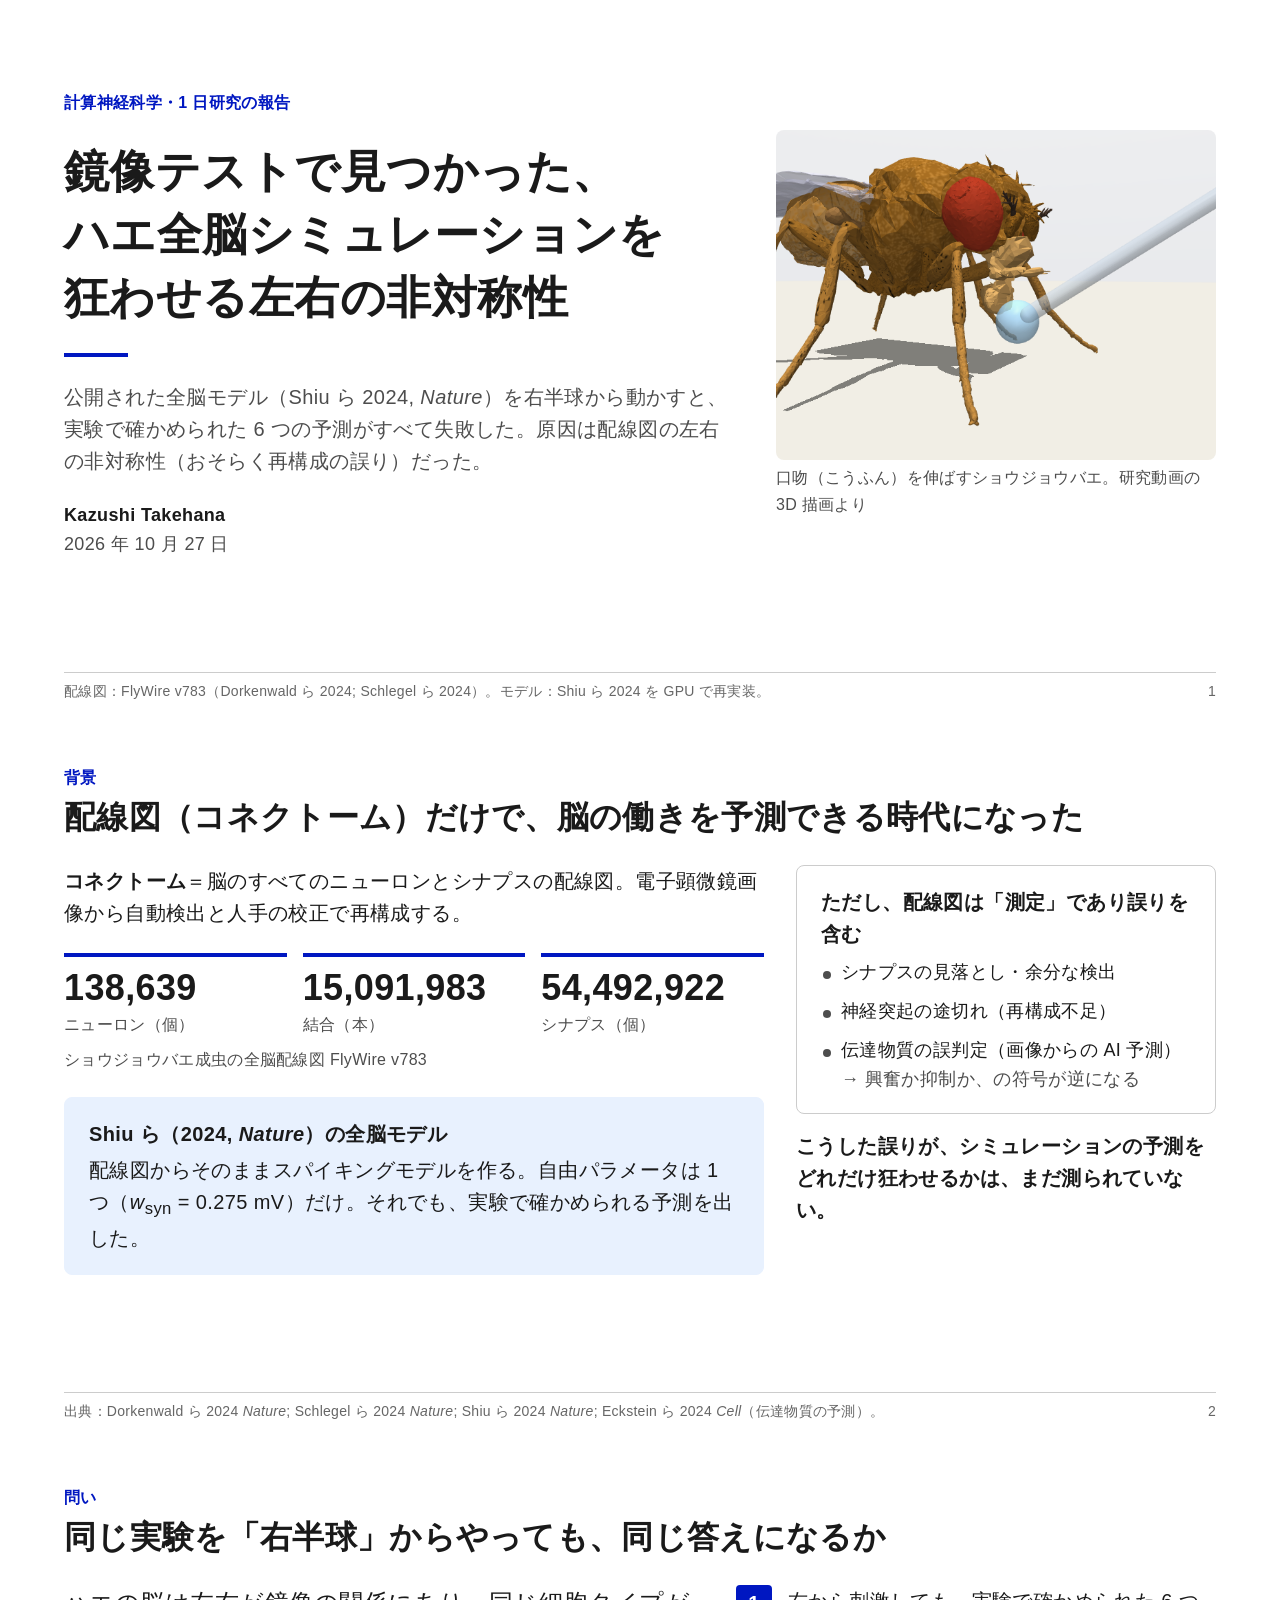
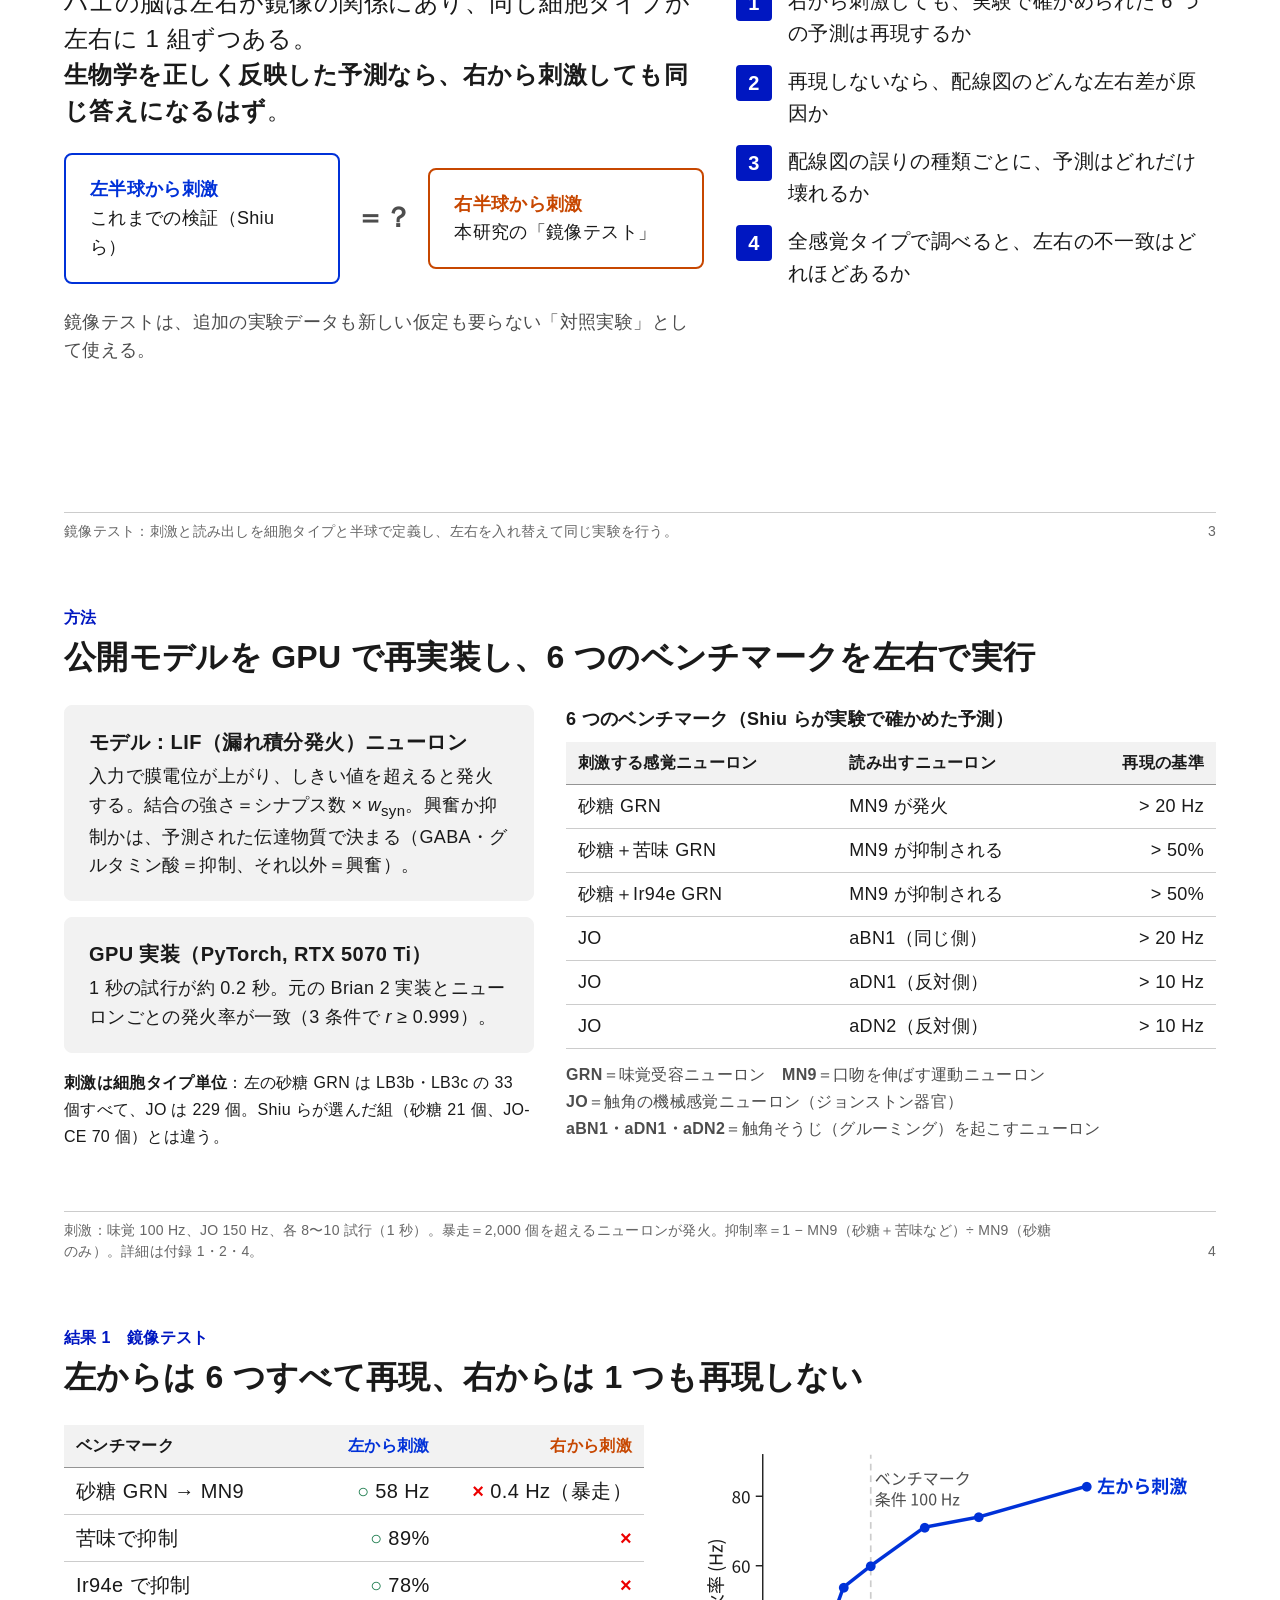
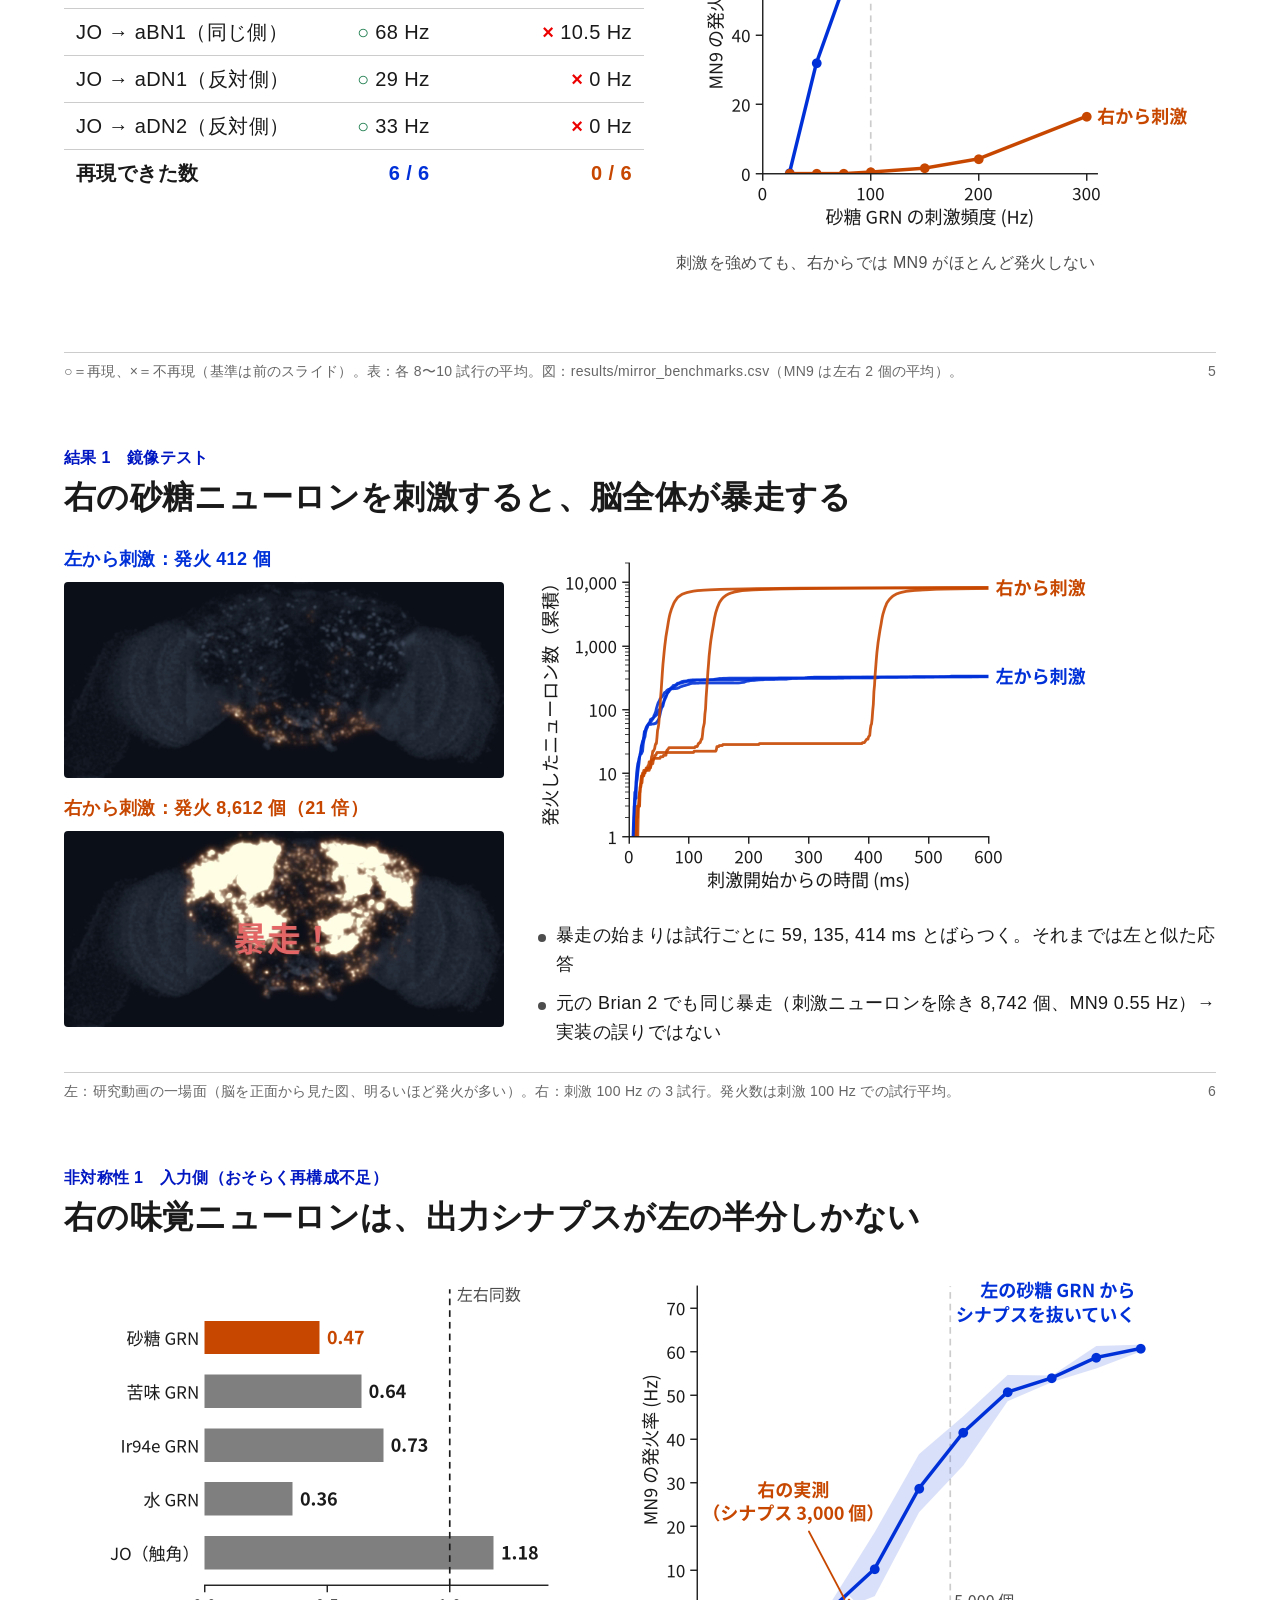
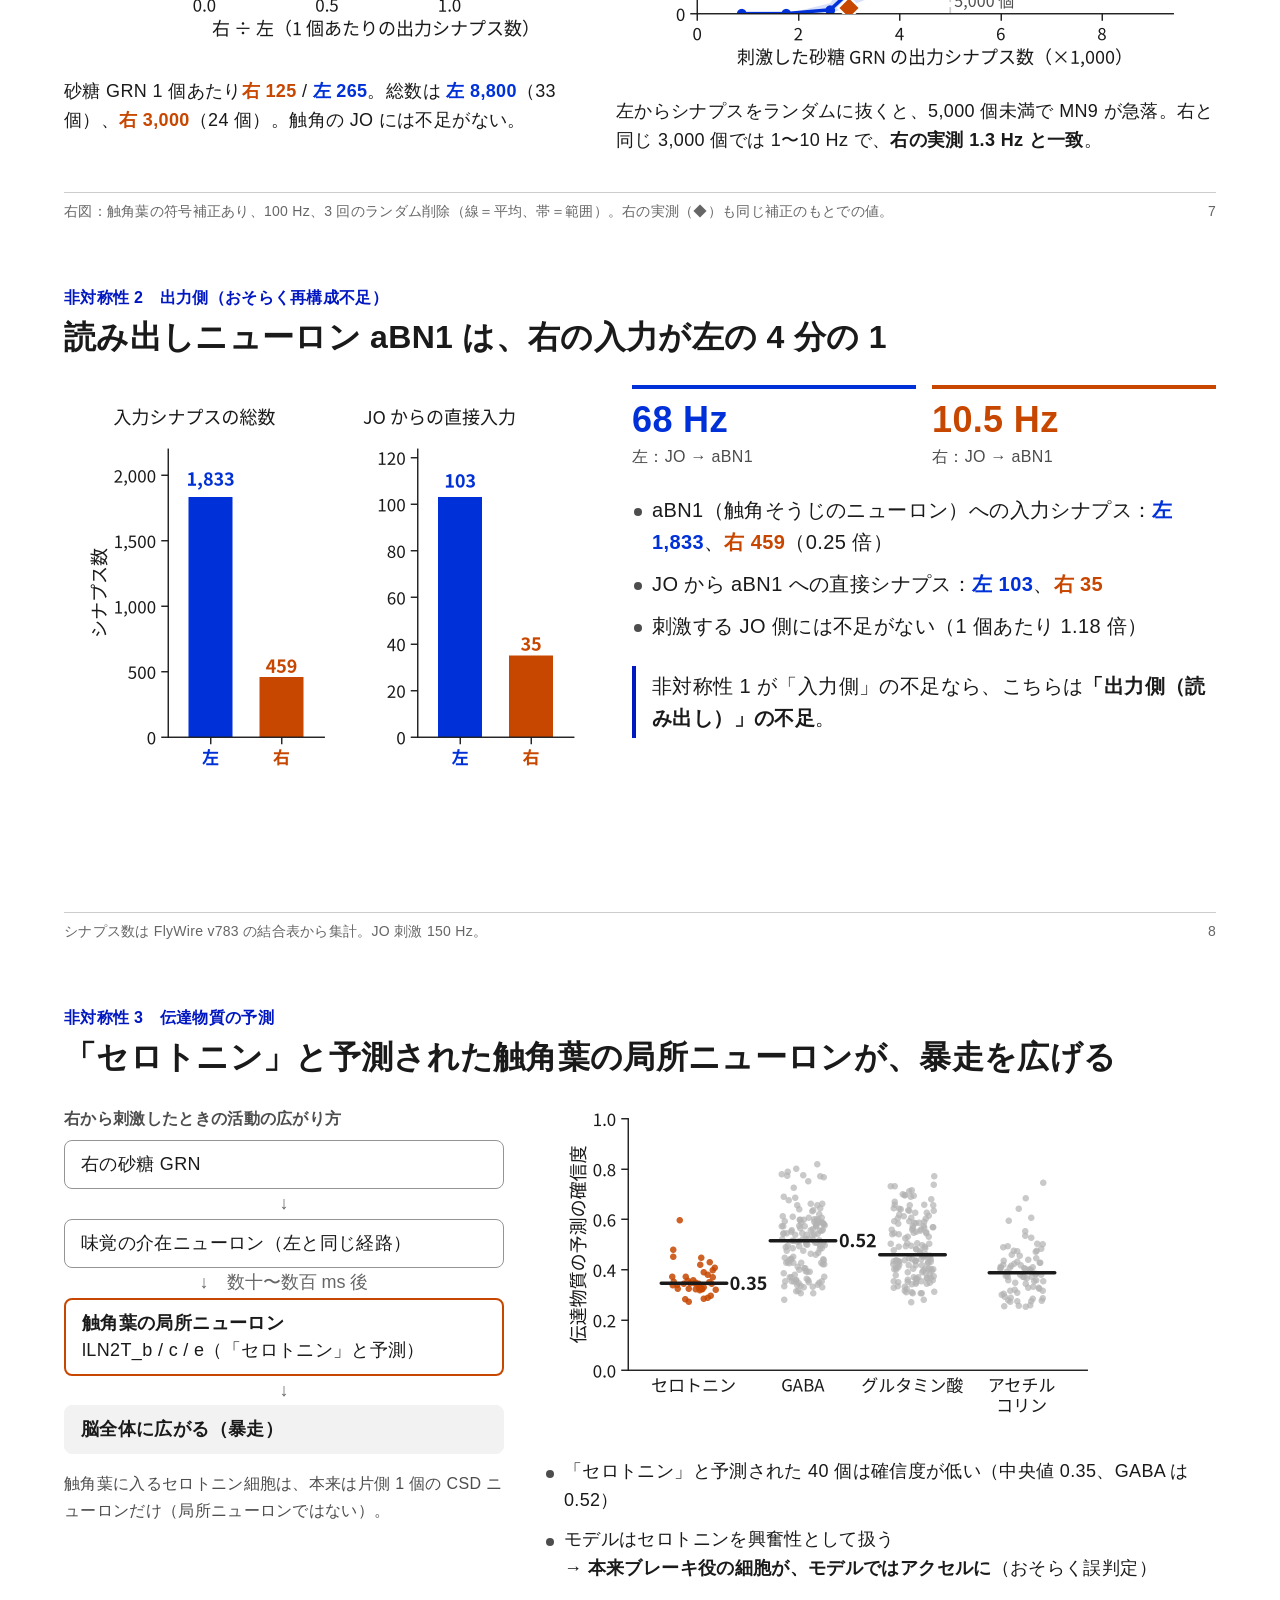
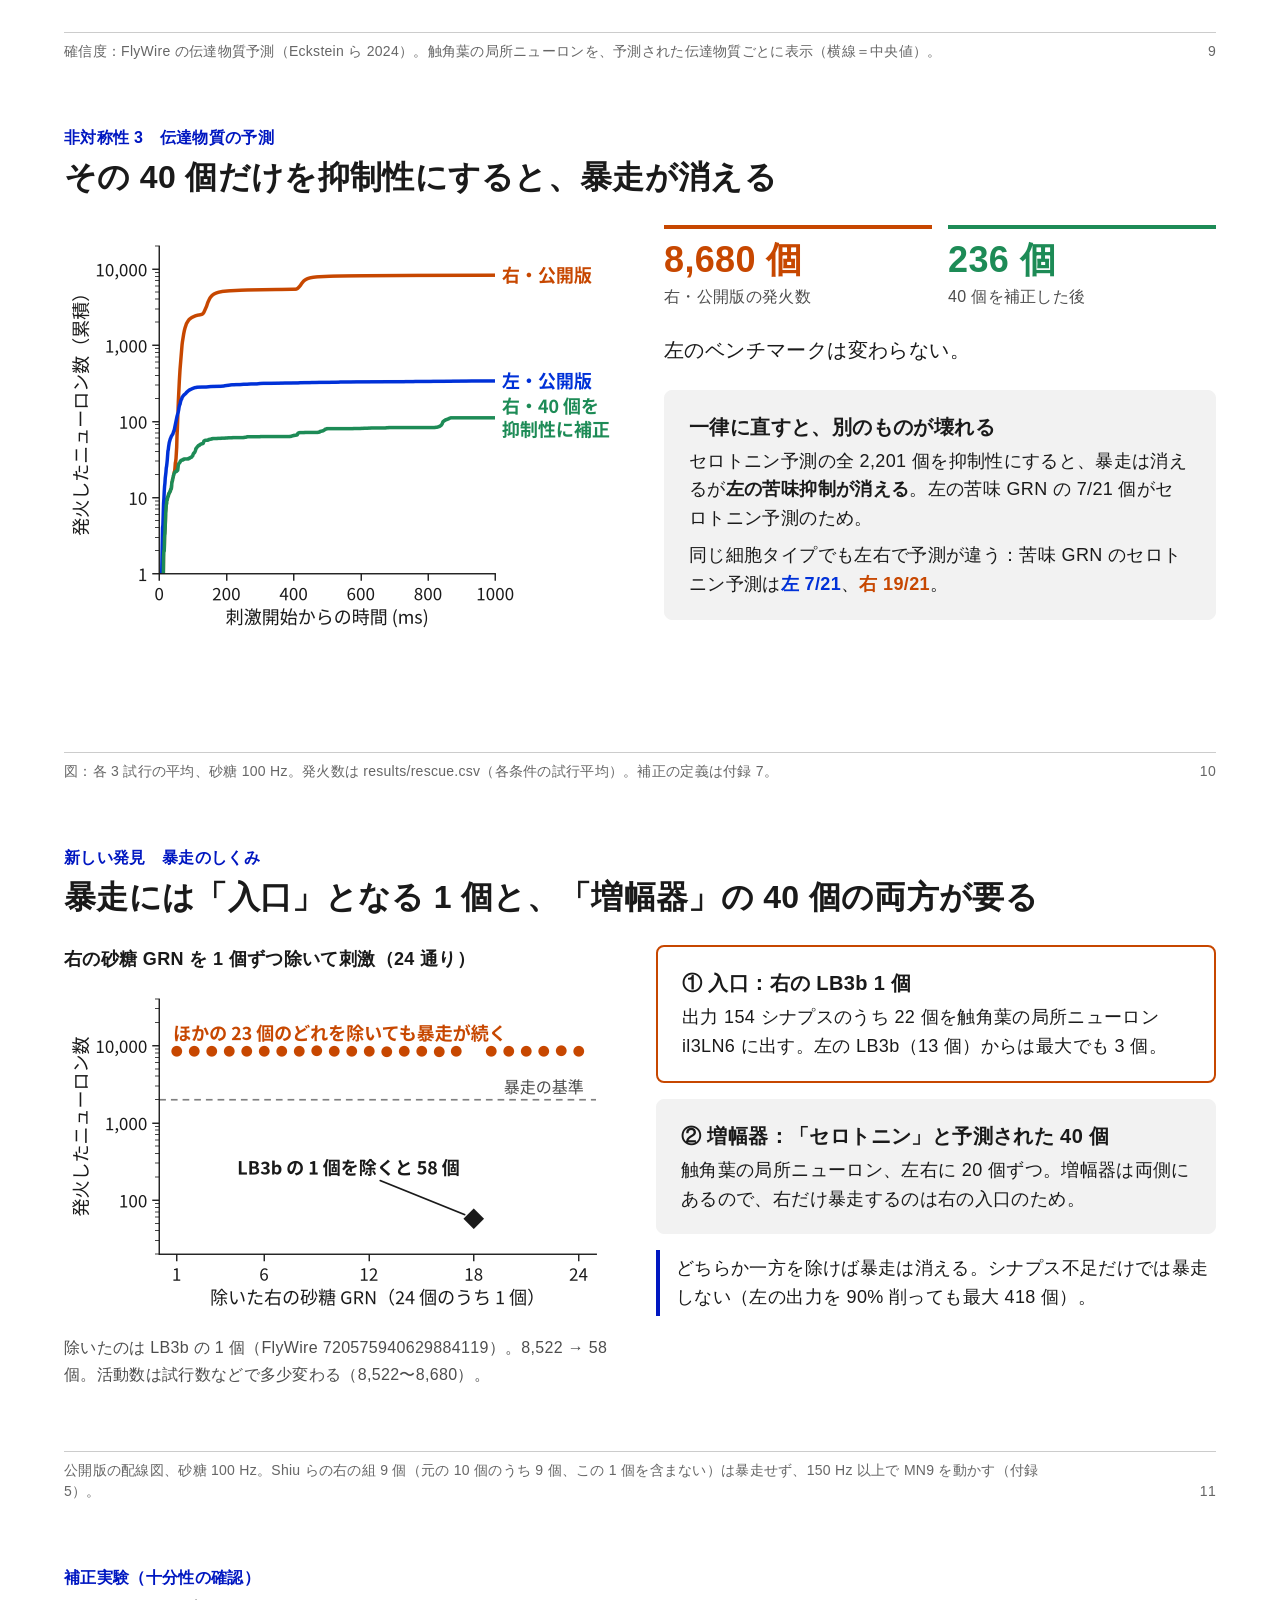
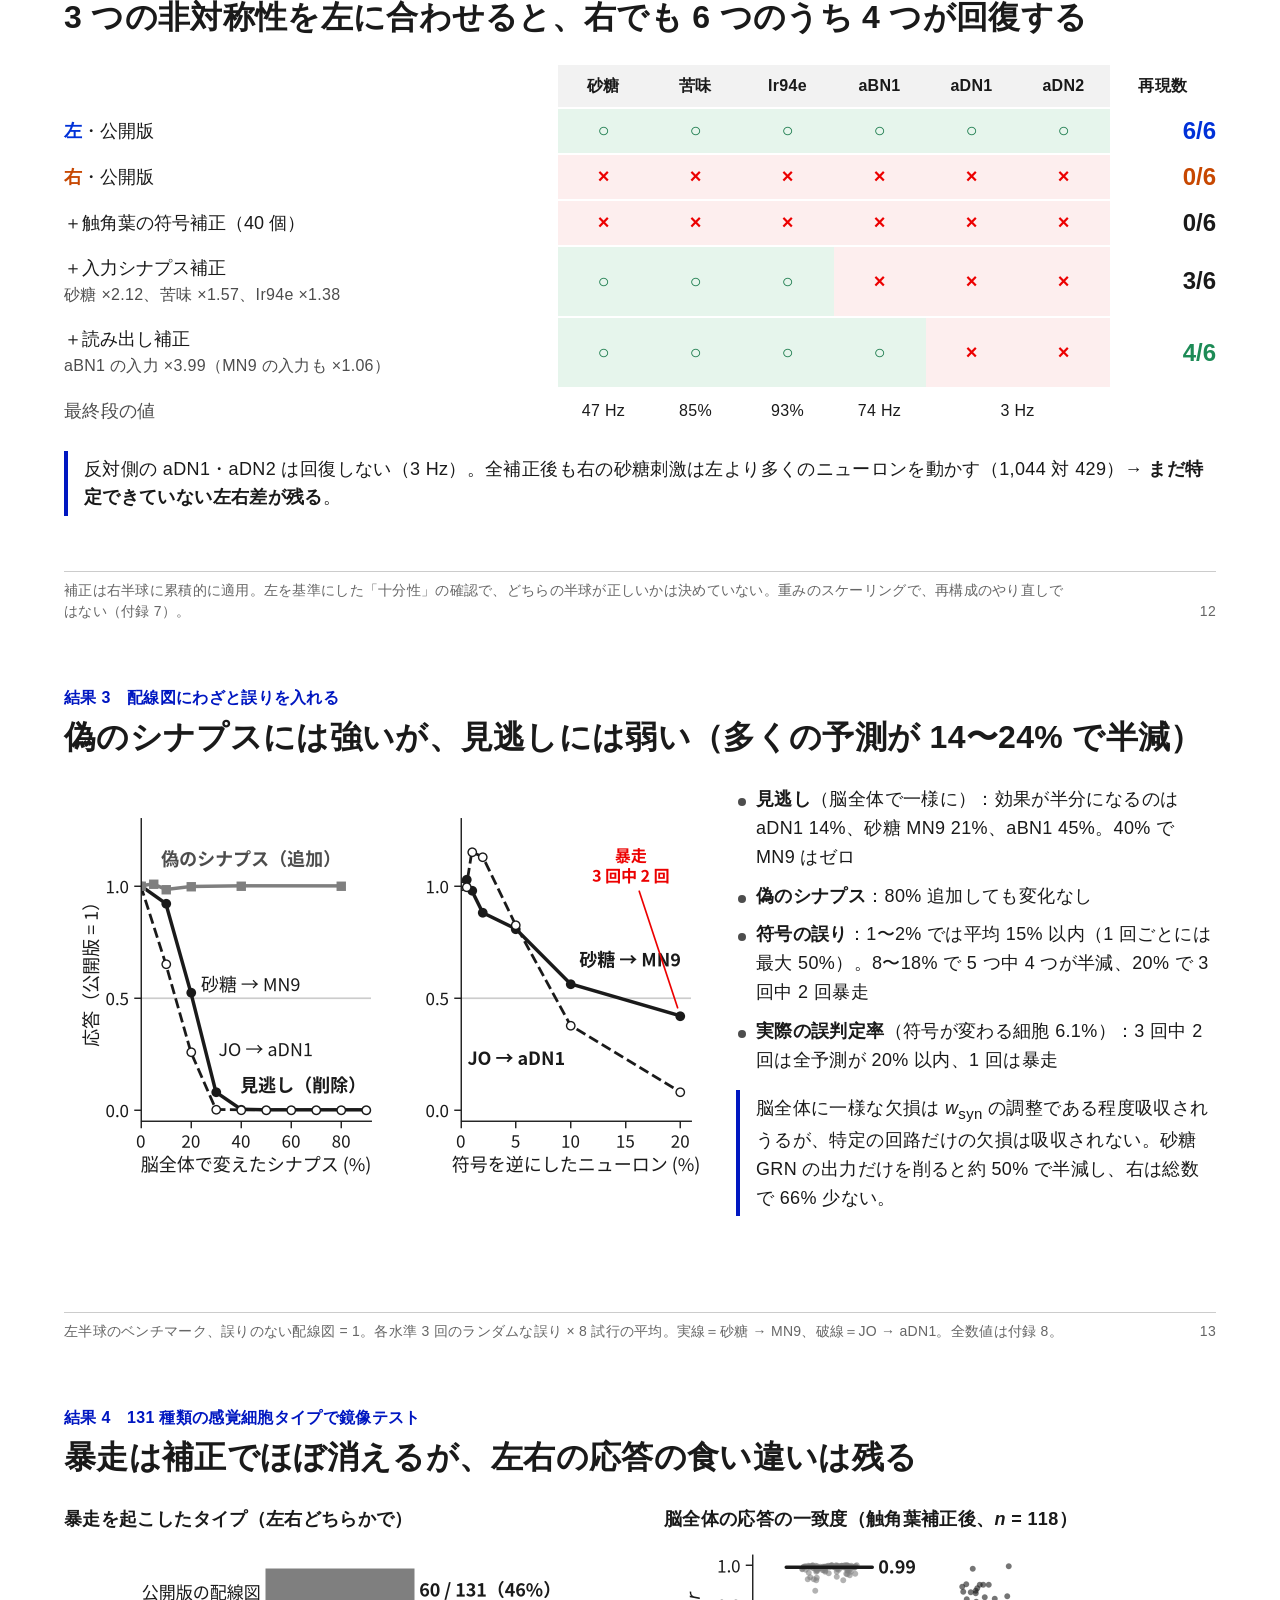
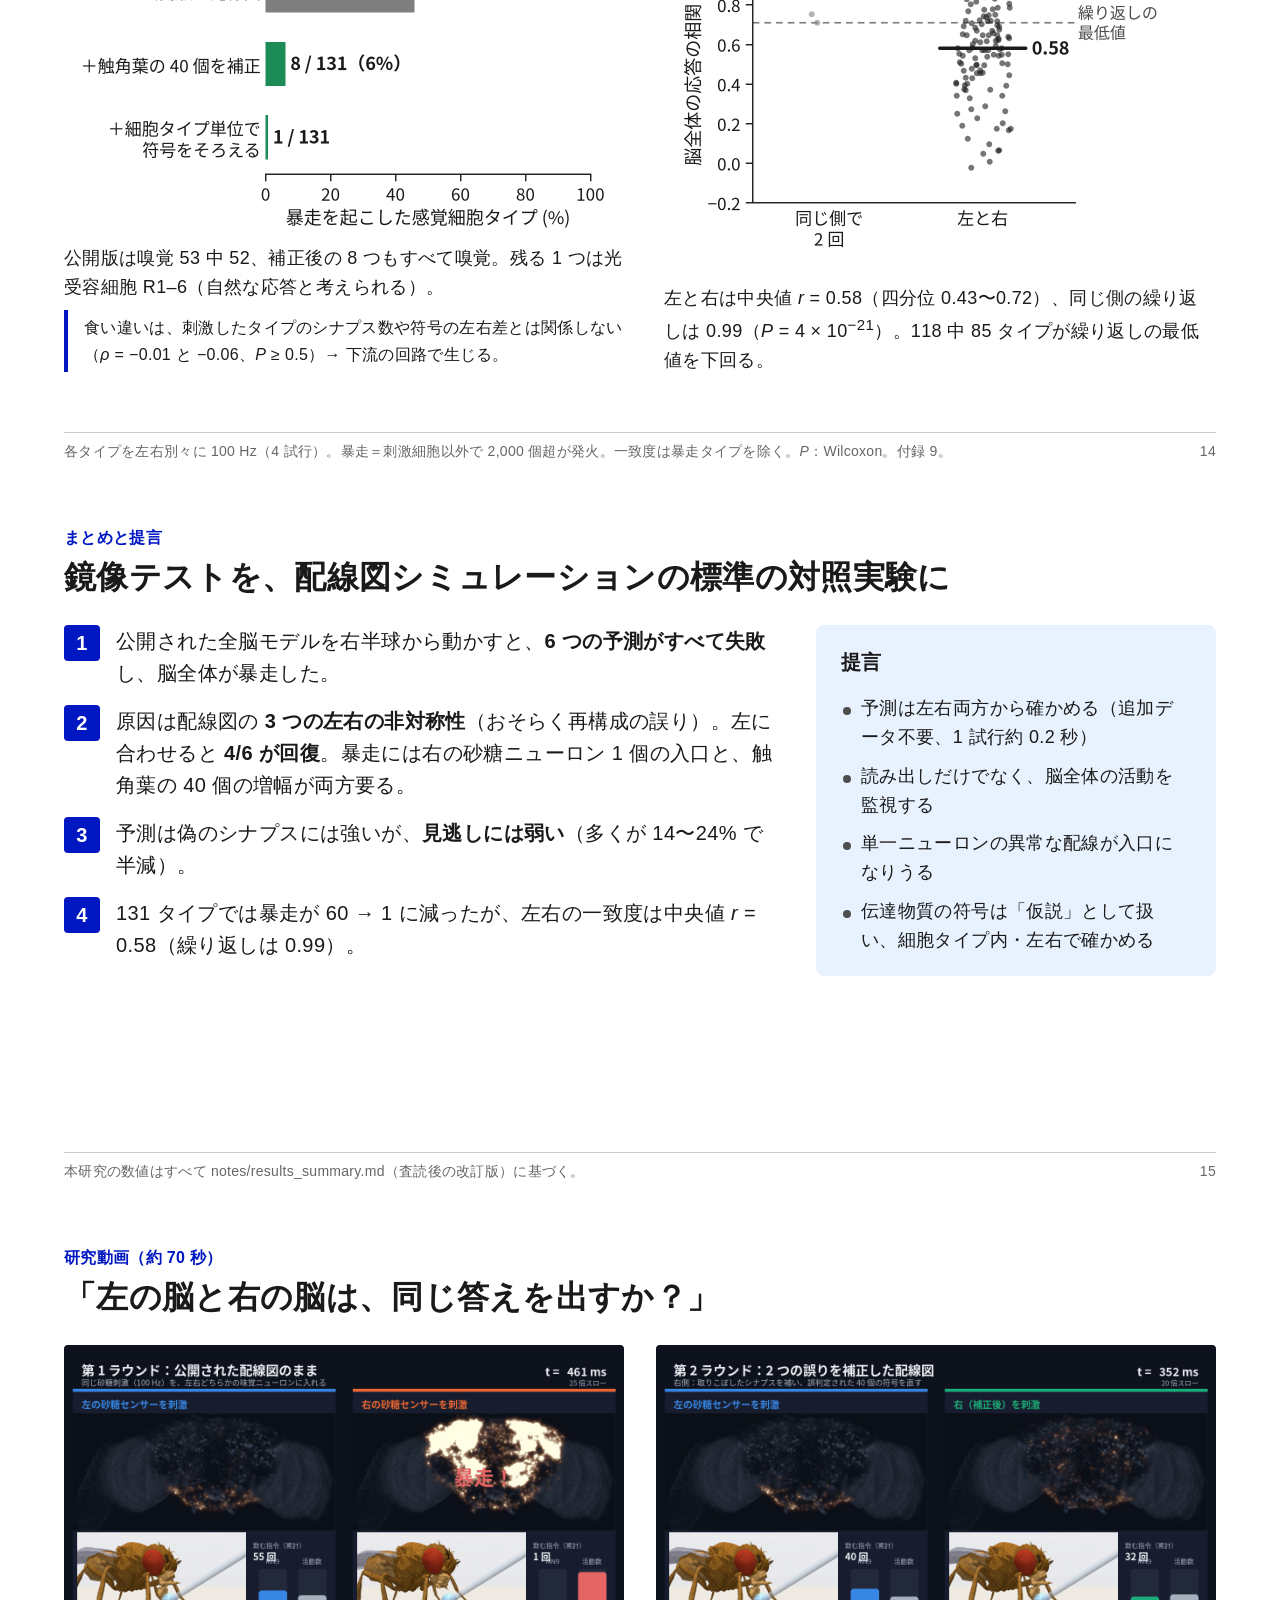
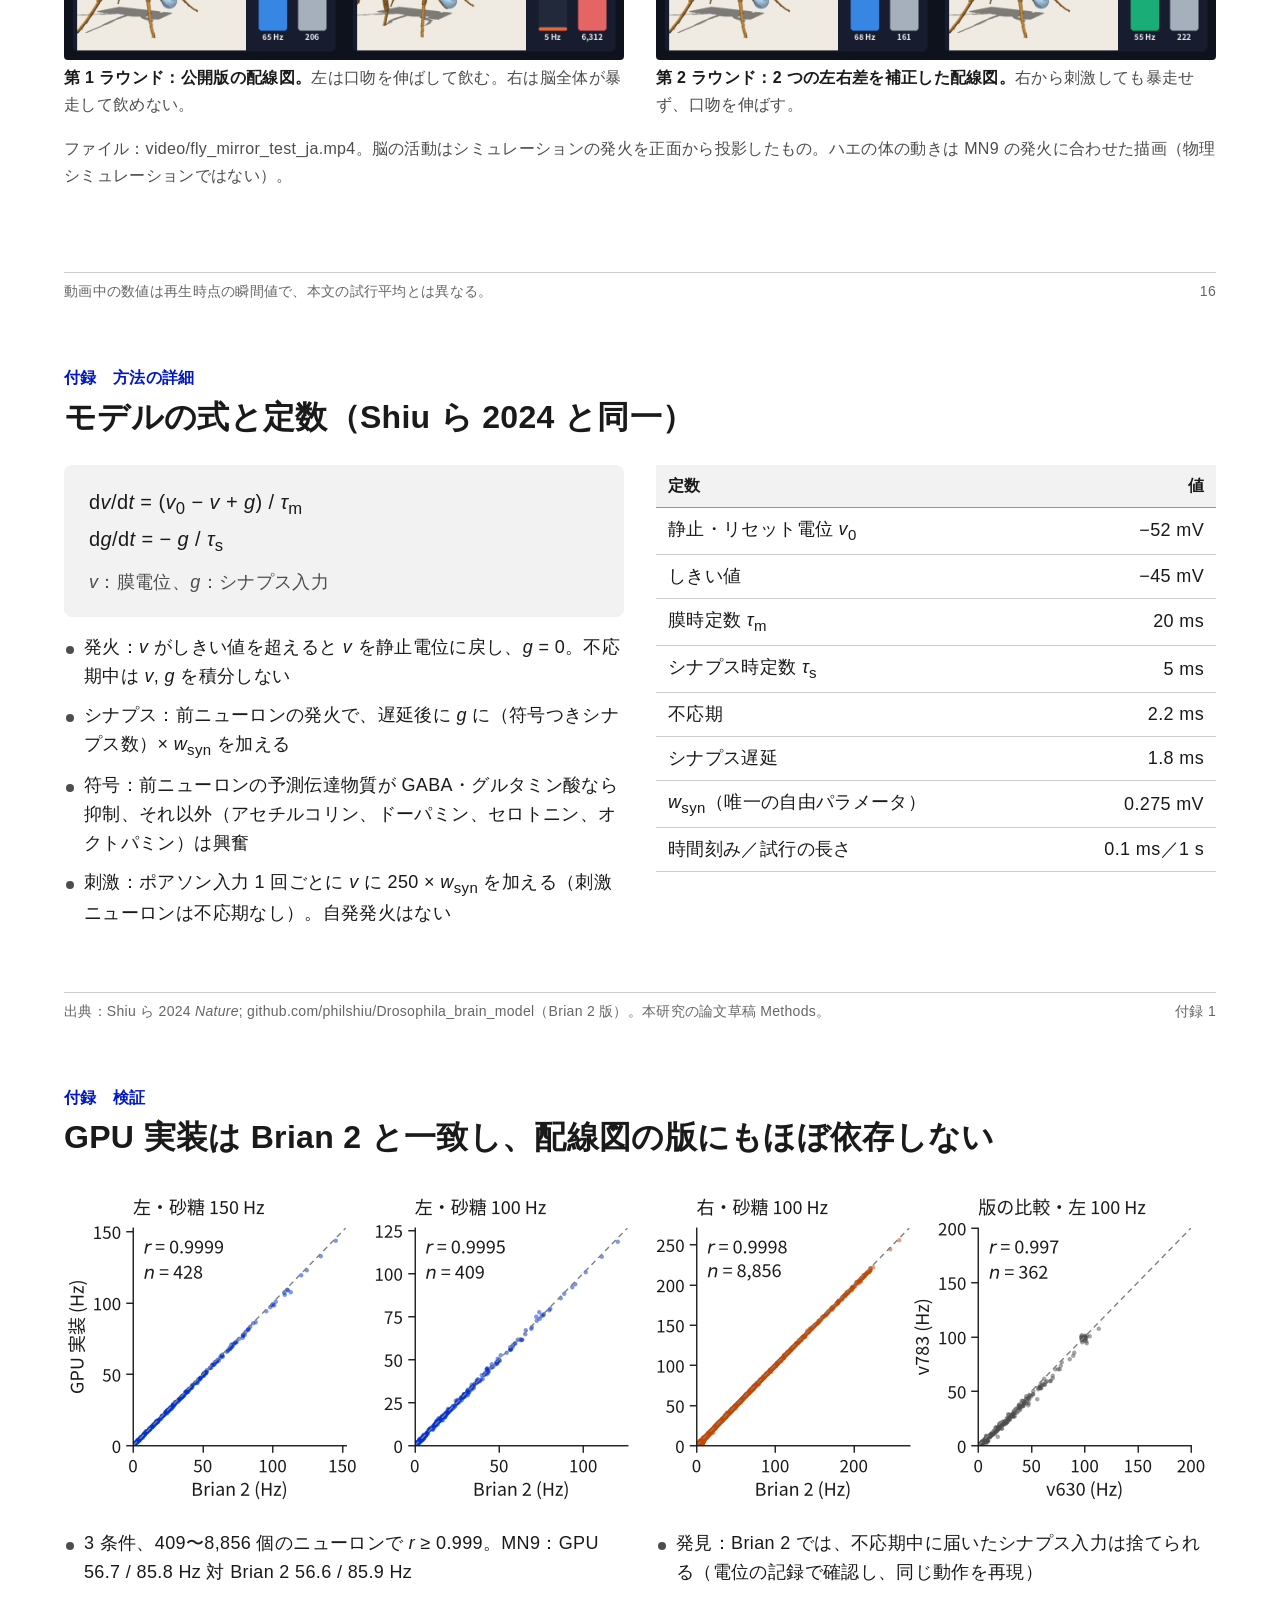
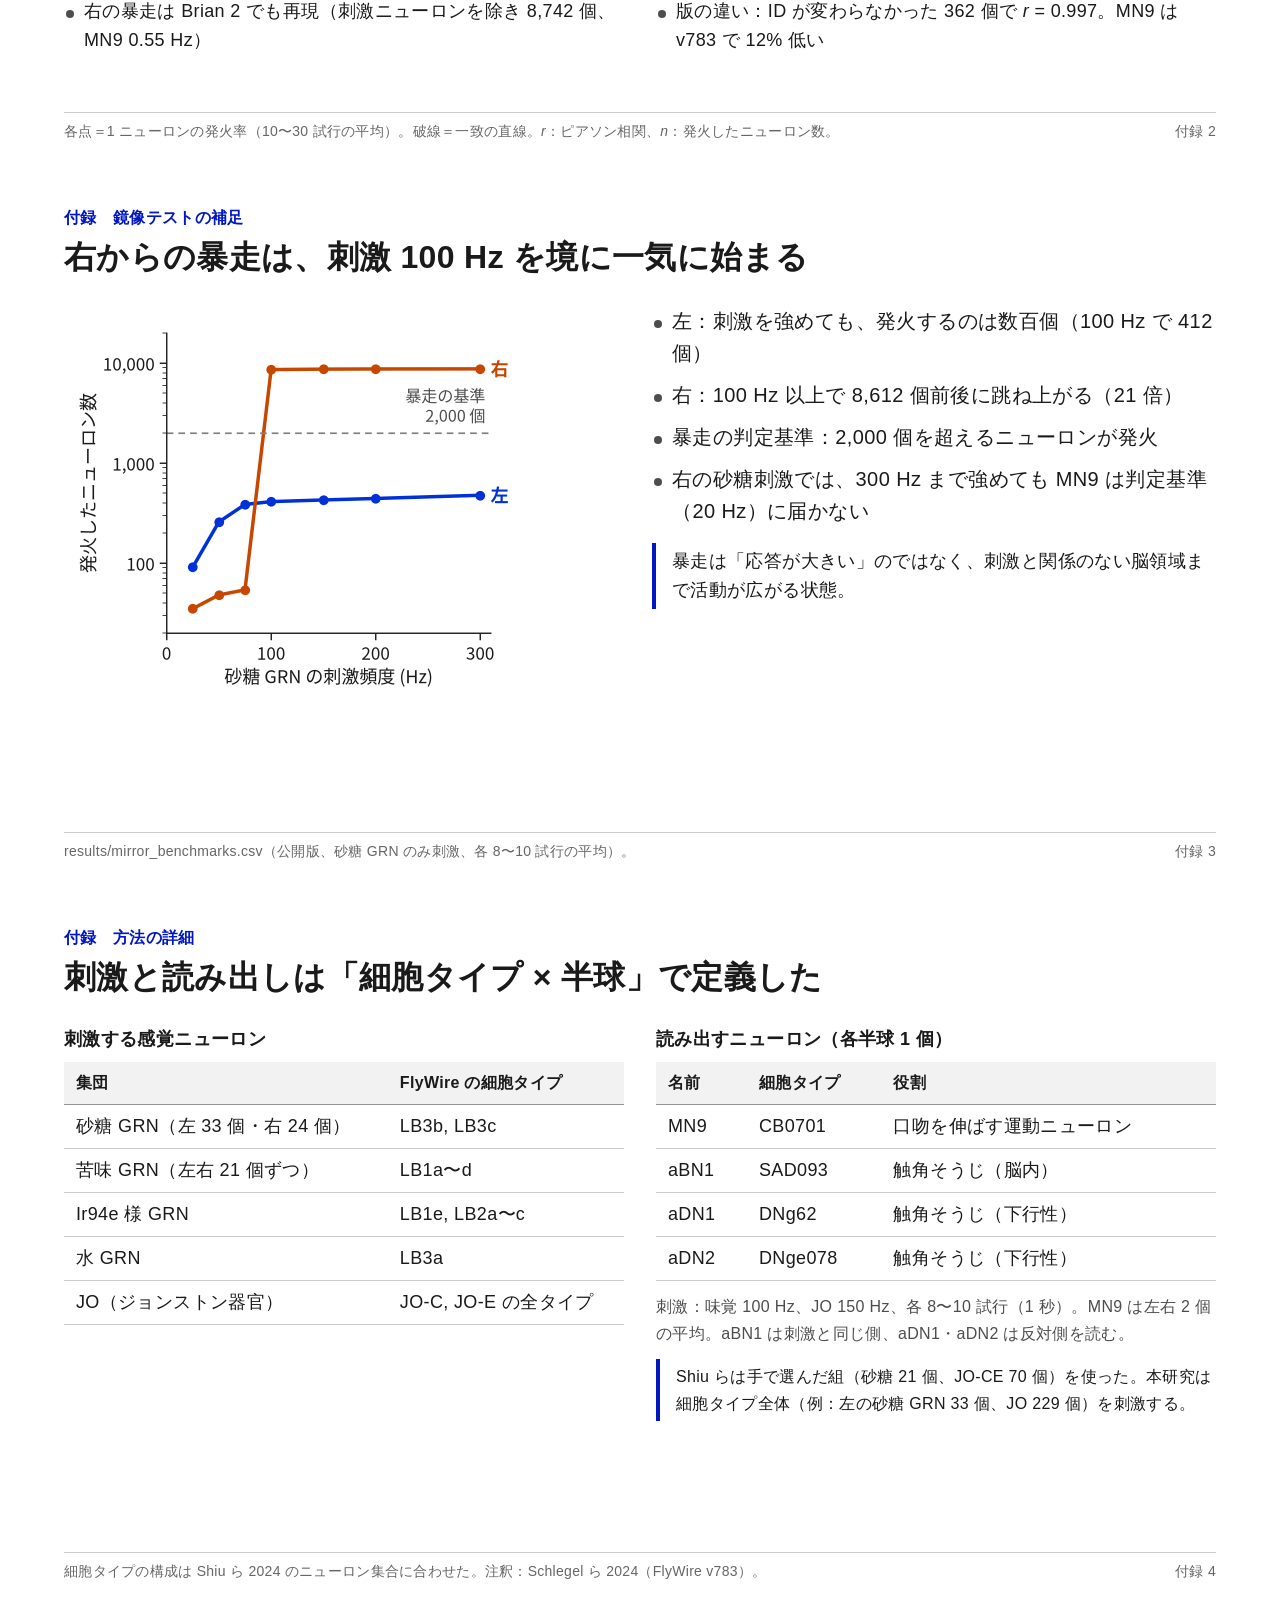
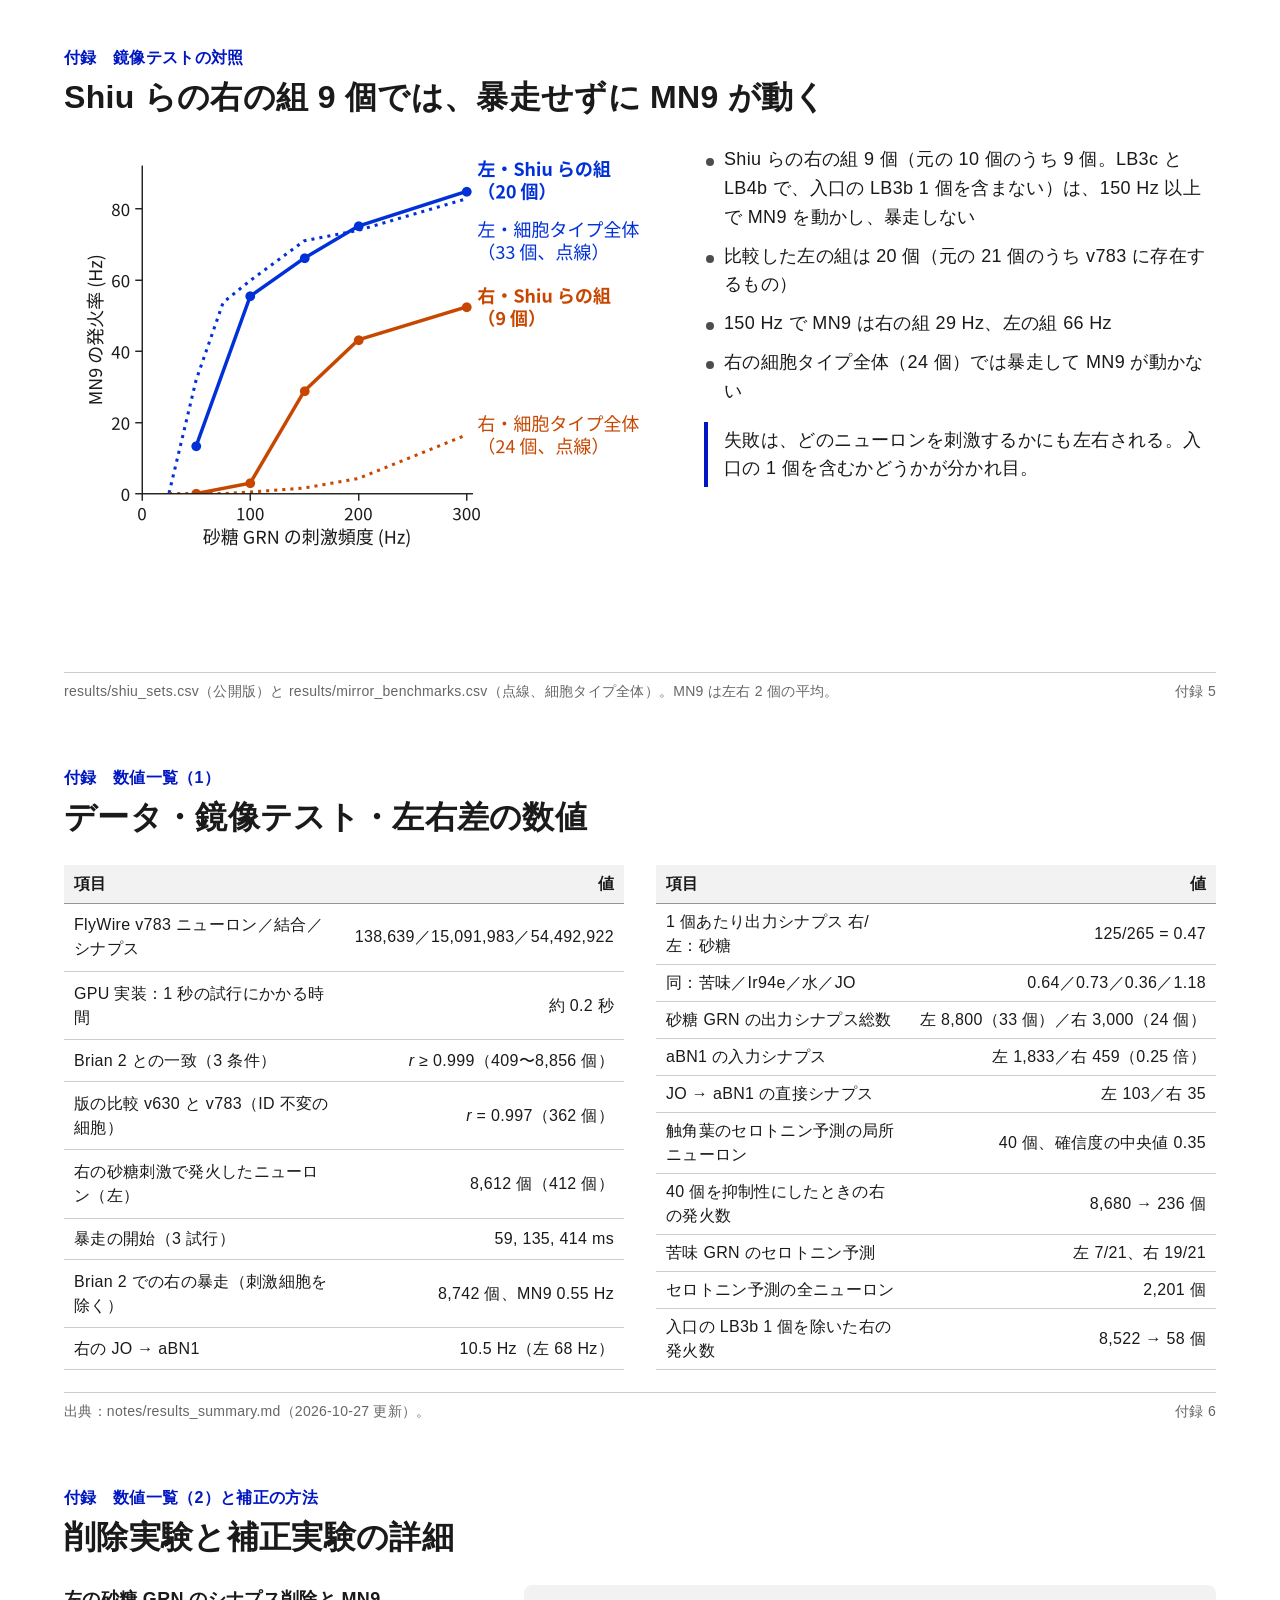
<file: slides/slides.html>
<!doctype html>
<html lang="ja">
<head>
<meta charset="utf-8">
<meta name="viewport" content="width=1280">
<title>鏡像テストと左右の非対称性</title>
<!-- Design tokens: デジタル庁デザインシステム (MIT License, © 2023 デジタル庁). See dads/LICENSE. -->
<link rel="stylesheet" href="dads/tokens.css">
<style>
  @page { size: 1280px 720px; margin: 0; }
  :root {
    --font: 'Noto Sans JP', 'Noto Sans CJK JP', sans-serif;
    --ink: var(--color-neutral-solid-gray-900);
    --ink-2: var(--color-neutral-solid-gray-700);
    --ink-3: var(--color-neutral-solid-gray-600);
    --line: var(--color-neutral-solid-gray-200);
    --line-strong: var(--color-neutral-solid-gray-420);
    --key: var(--color-primitive-blue-900);
    --key-bg: var(--color-primitive-blue-50);
    --surface: var(--color-neutral-solid-gray-50);
    --left: var(--color-primitive-blue-800);
    --right: var(--color-primitive-orange-800);
    --fixed: var(--color-primitive-green-700);
    --ok: var(--color-primitive-green-800);
    --ok-bg: var(--color-primitive-green-50);
    --ng: var(--color-primitive-red-800);
    --ng-bg: var(--color-primitive-red-50);
    --warn: var(--color-primitive-yellow-1000);
    --warn-bg: var(--color-primitive-yellow-50);
    --warn-line: var(--color-primitive-yellow-700);
  }
  * { box-sizing: border-box; margin: 0; padding: 0; }
  html, body { background: #fff; }
  body { font-family: var(--font); color: var(--ink); font-weight: 400;
         -webkit-print-color-adjust: exact; print-color-adjust: exact;
         counter-reset: main appx; }
  b, strong, h1, h2, h3, th { font-weight: 700; }

  /* ---------- slide frame ---------- */
  .slide { position: relative; width: 1280px; height: 720px; overflow: hidden; background: #fff;
           padding: 44px 64px 0 64px; break-after: page; page-break-after: always; }
  .slide:last-child { break-after: auto; page-break-after: auto; }
  .slide.main { counter-increment: main; }
  .slide.appx { counter-increment: appx; }
  .hd { margin-bottom: 24px; }
  .eyebrow { font-size: 16px; line-height: 1.7; letter-spacing: 0.02em; font-weight: 700; color: var(--key); }
  .hd h2 { font-size: 32px; line-height: 1.5; letter-spacing: 0.01em; margin-top: 2px; }
  .ft { position: absolute; left: 64px; right: 64px; bottom: 18px; display: flex; justify-content: space-between;
        align-items: flex-end; gap: 32px; border-top: 1px solid var(--line); padding-top: 8px;
        font-size: 14px; line-height: 1.5; letter-spacing: 0.02em; color: var(--ink-3); }
  .ft .src { max-width: 1000px; }
  .ft .pg { white-space: nowrap; font-variant-numeric: tabular-nums; }
  .main .ft .pg::after { content: counter(main); }
  .appx .ft .pg::after { content: "付録 " counter(appx); }

  /* ---------- type scale (DADS Std) ---------- */
  .t45 { font-size: 45px; line-height: 1.4; letter-spacing: 0.01em; }
  .t36 { font-size: 36px; line-height: 1.4; letter-spacing: 0.01em; }
  .t32 { font-size: 32px; line-height: 1.5; letter-spacing: 0.01em; }
  .t28 { font-size: 28px; line-height: 1.5; letter-spacing: 0.01em; }
  .t24 { font-size: 24px; line-height: 1.5; letter-spacing: 0.02em; }
  .t20 { font-size: 20px; line-height: 1.6; letter-spacing: 0.02em; }
  .t18 { font-size: 18px; line-height: 1.6; letter-spacing: 0.02em; }
  .t16 { font-size: 16px; line-height: 1.7; letter-spacing: 0.02em; }
  .b { font-weight: 700; }
  .muted { color: var(--ink-2); }
  .c-left { color: var(--left); } .c-right { color: var(--right); } .c-fixed { color: var(--fixed); }
  .c-key { color: var(--key); } .c-ng { color: var(--ng); } .c-ok { color: var(--ok); }
  .num { font-variant-numeric: tabular-nums; }
  i.v { font-style: italic; }

  /* ---------- layout ---------- */
  .row { display: flex; gap: 32px; }
  .col { display: flex; flex-direction: column; gap: 16px; }
  .grow { flex: 1 1 0; min-width: 0; }
  .stack-8 > * + * { margin-top: 8px; }
  .stack-16 > * + * { margin-top: 16px; }
  .stack-24 > * + * { margin-top: 24px; }
  figure { margin: 0; }
  figure img { display: block; }
  figcaption { font-size: 16px; line-height: 1.7; letter-spacing: 0.02em; color: var(--ink-2); margin-top: 4px; }

  /* ---------- components ---------- */
  .card { border: 1px solid var(--line); border-radius: 8px; padding: 20px 24px; background: #fff; }
  .card.key { background: var(--key-bg); border-color: var(--key-bg); }
  .card.gray { background: var(--surface); border-color: var(--surface); }
  .card h3 { font-size: 20px; line-height: 1.6; letter-spacing: 0.02em; margin-bottom: 4px; }
  .note { border-left: 4px solid var(--key); padding: 4px 0 4px 16px; }
  ul.list { list-style: none; }
  ul.list > li { position: relative; padding-left: 20px; }
  ul.list > li + li { margin-top: 10px; }
  ul.list > li::before { content: ""; position: absolute; left: 2px; top: 0.72em; width: 8px; height: 8px;
                         background: var(--ink-2); border-radius: 50%; }
  ol.qs { list-style: none; counter-reset: q; }
  ol.qs > li { counter-increment: q; position: relative; padding-left: 52px; min-height: 40px; }
  ol.qs > li + li { margin-top: 16px; }
  ol.qs > li::before { content: counter(q); position: absolute; left: 0; top: 0; width: 36px; height: 36px;
                       border-radius: 4px; background: var(--key); color: #fff; font-weight: 700;
                       font-size: 20px; line-height: 36px; text-align: center; }
  .kpis { display: flex; gap: 16px; }
  .kpi { flex: 1 1 0; border-top: 4px solid var(--key); padding-top: 8px; }
  .kpi .v { font-size: 36px; line-height: 1.3; font-weight: 700; letter-spacing: 0.01em; font-variant-numeric: tabular-nums; }
  .kpi .l { font-size: 16px; line-height: 1.6; letter-spacing: 0.02em; color: var(--ink-2); }
  .kpi.left { border-top-color: var(--left); } .kpi.right { border-top-color: var(--right); }
  .kpi.fixed { border-top-color: var(--fixed); } .kpi.gray { border-top-color: var(--line-strong); }
  .tag { display: inline-block; font-size: 14px; line-height: 1.5; font-weight: 700; letter-spacing: 0.02em;
         padding: 2px 8px; border-radius: 4px; border: 1px solid currentColor; }
  .arrow { font-size: 28px; color: var(--ink-3); line-height: 1; }

  /* tables */
  table { border-collapse: collapse; width: 100%; font-variant-numeric: tabular-nums; }
  th, td { text-align: left; vertical-align: middle; padding: 8px 12px; border-bottom: 1px solid var(--line); }
  thead th { background: var(--surface); border-bottom: 1px solid var(--line-strong); font-size: 16px;
             line-height: 1.6; letter-spacing: 0.02em; color: var(--ink); }
  td.r, th.r { text-align: right; } td.c, th.c { text-align: center; }
  table.t20 td { font-size: 20px; line-height: 1.5; }
  table.t18 td { font-size: 18px; line-height: 1.5; }
  table.t16 td { font-size: 16px; line-height: 1.5; }
  table.t16 td, table.t16 th { padding: 6px 10px; }
  tr.total td { border-top: 1px solid var(--line-strong); border-bottom: none; font-weight: 700; }
  .ok { color: var(--ok); font-weight: 700; }
  .ng { color: var(--ng); font-weight: 700; }
  /* rescue matrix */
  table.matrix td.m { text-align: center; font-weight: 700; font-size: 20px; width: 92px; }
  table.matrix td.m.y { background: var(--ok-bg); color: var(--ok); }
  table.matrix td.m.n { background: var(--ng-bg); color: var(--ng); }
  table.matrix td, table.matrix th { border-bottom: 2px solid #fff; }
  table.matrix thead th { border-bottom: 2px solid #fff; text-align: center; }
  table.matrix td.lab { font-size: 18px; line-height: 1.45; padding-left: 0; }
  table.matrix td.score { font-size: 24px; font-weight: 700; text-align: right; padding-right: 0; }

  /* flow diagram */
  .flow { display: flex; flex-direction: column; align-items: stretch; gap: 4px; }
  .flow .box { border: 1px solid var(--line-strong); border-radius: 8px; padding: 10px 16px; font-size: 18px; line-height: 1.5; letter-spacing: 0.02em; }
  .flow .box.hot { border: 2px solid var(--right); }
  .flow .box.end { background: var(--surface); border-color: var(--surface); }
  .flow .down { text-align: center; font-size: 18px; line-height: 1.2; color: var(--ink-3); }

  /* placeholder */
  .ph { border: 2px dashed var(--warn-line); background: var(--warn-bg); border-radius: 8px; padding: 16px 20px; }
  .ph-label { color: var(--warn); font-weight: 700; }

  /* title slide */
  .title-wrap { display: flex; gap: 48px; align-items: center; height: 560px; }
  .title-wrap h1 { font-size: 45px; line-height: 1.4; letter-spacing: 0.01em; }
  .rule { width: 64px; height: 4px; background: var(--key); }
  /* appendix tables */
  .two { display: grid; grid-template-columns: 1fr 1fr; gap: 32px; }
  dl.gloss { display: grid; grid-template-columns: 220px 1fr; column-gap: 24px; }
  dl.gloss dt { font-weight: 700; font-size: 18px; line-height: 1.5; padding: 7px 0; border-bottom: 1px solid var(--line); }
  dl.gloss dd { font-size: 18px; line-height: 1.5; padding: 7px 0; border-bottom: 1px solid var(--line); }
  ol.refs { padding-left: 28px; }
  ol.refs li { font-size: 16px; line-height: 1.6; letter-spacing: 0.02em; }
  ol.refs li + li { margin-top: 4px; }
  table.nw td.r { white-space: nowrap; }
  .mono { font-family: 'Noto Sans Mono CJK JP', monospace; font-size: 0.92em; }
</style>
</head>
<body>

<!-- =========================================================== 1 TITLE -->
<section class="slide main" id="s-title">
  <div class="title-wrap">
    <div class="grow stack-24">
      <p class="eyebrow">計算神経科学・1 日研究の報告</p>
      <h1>鏡像テストで見つかった、<br>ハエ全脳シミュレーションを<br>狂わせる左右の非対称性</h1>
      <div class="rule"></div>
      <p class="t20 muted">公開された全脳モデル（Shiu ら 2024, <i>Nature</i>）を右半球から動かすと、実験で確かめられた 6 つの予測がすべて失敗した。原因は配線図の左右の非対称性（おそらく再構成の誤り）だった。</p>
      <p class="t18"><span class="b">Kazushi Takehana</span><br><span class="muted">2026 年 10 月 27 日</span></p>
    </div>
    <figure style="width:440px">
      <img src="img/fly_extension.png" alt="口吻を伸ばすショウジョウバエの 3D 描画" style="width:440px;height:330px;object-fit:cover;border-radius:8px">
      <figcaption>口吻（こうふん）を伸ばすショウジョウバエ。研究動画の 3D 描画より</figcaption>
    </figure>
  </div>
  <footer class="ft"><span class="src">配線図：FlyWire v783（Dorkenwald ら 2024; Schlegel ら 2024）。モデル：Shiu ら 2024 を GPU で再実装。</span><span class="pg"></span></footer>
</section>

<!-- =========================================================== 2 BACKGROUND -->
<section class="slide main" id="s-background">
  <header class="hd"><p class="eyebrow">背景</p><h2>配線図（コネクトーム）だけで、脳の働きを予測できる時代になった</h2></header>
  <div class="row">
    <div class="grow stack-24">
      <p class="t20"><span class="b">コネクトーム</span>＝脳のすべてのニューロンとシナプスの配線図。電子顕微鏡画像から自動検出と人手の校正で再構成する。</p>
      <div class="kpis">
        <div class="kpi"><div class="v">138,639</div><div class="l">ニューロン（個）</div></div>
        <div class="kpi"><div class="v">15,091,983</div><div class="l">結合（本）</div></div>
        <div class="kpi"><div class="v">54,492,922</div><div class="l">シナプス（個）</div></div>
      </div>
      <p class="t16 muted" style="margin-top:8px">ショウジョウバエ成虫の全脳配線図 FlyWire v783</p>
      <div class="card key">
        <h3>Shiu ら（2024, <i>Nature</i>）の全脳モデル</h3>
        <p class="t20">配線図からそのままスパイキングモデルを作る。自由パラメータは 1 つ（<i>w</i><sub>syn</sub> = 0.275 mV）だけ。それでも、実験で確かめられる予測を出した。</p>
      </div>
    </div>
    <div style="width:420px" class="stack-16">
      <div class="card">
        <h3>ただし、配線図は「測定」であり誤りを含む</h3>
        <ul class="list t18" style="margin-top:8px">
          <li>シナプスの見落とし・余分な検出</li>
          <li>神経突起の途切れ（再構成不足）</li>
          <li>伝達物質の誤判定（画像からの AI 予測）<br><span class="muted">→ 興奮か抑制か、の符号が逆になる</span></li>
        </ul>
      </div>
      <p class="t20 b">こうした誤りが、シミュレーションの予測をどれだけ狂わせるかは、まだ測られていない。</p>
    </div>
  </div>
  <footer class="ft"><span class="src">出典：Dorkenwald ら 2024 <i>Nature</i>; Schlegel ら 2024 <i>Nature</i>; Shiu ら 2024 <i>Nature</i>; Eckstein ら 2024 <i>Cell</i>（伝達物質の予測）。</span><span class="pg"></span></footer>
</section>

<!-- =========================================================== 3 QUESTION -->
<section class="slide main" id="s-question">
  <header class="hd"><p class="eyebrow">問い</p><h2>同じ実験を「右半球」からやっても、同じ答えになるか</h2></header>
  <div class="row" style="align-items:flex-start">
    <div class="grow stack-24">
      <p class="t24">ハエの脳は左右が鏡像の関係にあり、同じ細胞タイプが左右に 1 組ずつある。<br><span class="b">生物学を正しく反映した予測なら、右から刺激しても同じ答えになるはず</span>。</p>
      <div class="row" style="gap:16px;align-items:center">
        <div class="card grow" style="border-color:var(--left);border-width:2px">
          <p class="t18 b c-left">左半球から刺激</p>
          <p class="t18">これまでの検証（Shiu ら）</p>
        </div>
        <div class="t28 b muted">＝？</div>
        <div class="card grow" style="border-color:var(--right);border-width:2px">
          <p class="t18 b c-right">右半球から刺激</p>
          <p class="t18">本研究の「鏡像テスト」</p>
        </div>
      </div>
      <p class="t18 muted">鏡像テストは、追加の実験データも新しい仮定も要らない「対照実験」として使える。</p>
    </div>
    <div style="width:480px">
      <ol class="qs t20">
        <li>右から刺激しても、実験で確かめられた 6 つの予測は再現するか</li>
        <li>再現しないなら、配線図のどんな左右差が原因か</li>
        <li>配線図の誤りの種類ごとに、予測はどれだけ壊れるか</li>
        <li>全感覚タイプで調べると、左右の不一致はどれほどあるか</li>
      </ol>
    </div>
  </div>
  <footer class="ft"><span class="src">鏡像テスト：刺激と読み出しを細胞タイプと半球で定義し、左右を入れ替えて同じ実験を行う。</span><span class="pg"></span></footer>
</section>

<!-- =========================================================== 4 METHODS -->
<section class="slide main" id="s-methods">
  <header class="hd"><p class="eyebrow">方法</p><h2>公開モデルを GPU で再実装し、6 つのベンチマークを左右で実行</h2></header>
  <div class="row">
    <div style="width:470px" class="stack-16">
      <div class="card gray">
        <h3>モデル：LIF（漏れ積分発火）ニューロン</h3>
        <p class="t18">入力で膜電位が上がり、しきい値を超えると発火する。結合の強さ＝シナプス数 × <i>w</i><sub>syn</sub>。興奮か抑制かは、予測された伝達物質で決まる（GABA・グルタミン酸＝抑制、それ以外＝興奮）。</p>
      </div>
      <div class="card gray">
        <h3>GPU 実装（PyTorch, RTX 5070 Ti）</h3>
        <p class="t18">1 秒の試行が約 0.2 秒。元の Brian 2 実装とニューロンごとの発火率が一致（3 条件で <i>r</i> ≥ 0.999）。</p>
      </div>
      <p class="t16"><span class="b">刺激は細胞タイプ単位</span>：左の砂糖 GRN は LB3b・LB3c の 33 個すべて、JO は 229 個。Shiu らが選んだ組（砂糖 21 個、JO-CE 70 個）とは違う。</p>
    </div>
    <div class="grow">
      <p class="t18 b" style="margin-bottom:8px">6 つのベンチマーク（Shiu らが実験で確かめた予測）</p>
      <table class="t18">
        <thead><tr><th>刺激する感覚ニューロン</th><th>読み出すニューロン</th><th class="r">再現の基準</th></tr></thead>
        <tbody>
          <tr><td>砂糖 GRN</td><td>MN9 が発火</td><td class="r">&gt; 20 Hz</td></tr>
          <tr><td>砂糖＋苦味 GRN</td><td>MN9 が抑制される</td><td class="r">&gt; 50%</td></tr>
          <tr><td>砂糖＋Ir94e GRN</td><td>MN9 が抑制される</td><td class="r">&gt; 50%</td></tr>
          <tr><td>JO</td><td>aBN1（同じ側）</td><td class="r">&gt; 20 Hz</td></tr>
          <tr><td>JO</td><td>aDN1（反対側）</td><td class="r">&gt; 10 Hz</td></tr>
          <tr><td>JO</td><td>aDN2（反対側）</td><td class="r">&gt; 10 Hz</td></tr>
        </tbody>
      </table>
      <p class="t16 muted" style="margin-top:12px"><b>GRN</b>＝味覚受容ニューロン　<b>MN9</b>＝口吻を伸ばす運動ニューロン<br><b>JO</b>＝触角の機械感覚ニューロン（ジョンストン器官）<br><b>aBN1・aDN1・aDN2</b>＝触角そうじ（グルーミング）を起こすニューロン</p>
    </div>
  </div>
  <footer class="ft"><span class="src">刺激：味覚 100 Hz、JO 150 Hz、各 8〜10 試行（1 秒）。暴走＝2,000 個を超えるニューロンが発火。抑制率＝1 − MN9（砂糖＋苦味など）÷ MN9（砂糖のみ）。詳細は付録 1・2・4。</span><span class="pg"></span></footer>
</section>

<!-- =========================================================== 5 RESULT 1 -->
<section class="slide main" id="s-result1">
  <header class="hd"><p class="eyebrow">結果 1　鏡像テスト</p><h2>左からは 6 つすべて再現、右からは 1 つも再現しない</h2></header>
  <div class="row">
    <div class="grow">
      <table class="t20">
        <thead><tr><th>ベンチマーク</th><th class="r c-left">左から刺激</th><th class="r c-right">右から刺激</th></tr></thead>
        <tbody>
          <tr><td>砂糖 GRN → MN9</td><td class="r"><span class="ok">○</span> 58 Hz</td><td class="r"><span class="ng">×</span> 0.4 Hz（暴走）</td></tr>
          <tr><td>苦味で抑制</td><td class="r"><span class="ok">○</span> 89%</td><td class="r"><span class="ng">×</span></td></tr>
          <tr><td>Ir94e で抑制</td><td class="r"><span class="ok">○</span> 78%</td><td class="r"><span class="ng">×</span></td></tr>
          <tr><td>JO → aBN1（同じ側）</td><td class="r"><span class="ok">○</span> 68 Hz</td><td class="r"><span class="ng">×</span> 10.5 Hz</td></tr>
          <tr><td>JO → aDN1（反対側）</td><td class="r"><span class="ok">○</span> 29 Hz</td><td class="r"><span class="ng">×</span> 0 Hz</td></tr>
          <tr><td>JO → aDN2（反対側）</td><td class="r"><span class="ok">○</span> 33 Hz</td><td class="r"><span class="ng">×</span> 0 Hz</td></tr>
          <tr class="total"><td>再現できた数</td><td class="r c-left t24">6 / 6</td><td class="r c-right t24">0 / 6</td></tr>
        </tbody>
      </table>
    </div>
    <figure style="width:540px">
      <img src="img/mn9_curve.png" alt="砂糖 GRN の刺激頻度と MN9 の発火率。左は 50 Hz 以上で強く発火、右はほとんど発火しない" style="width:540px">
      <figcaption>刺激を強めても、右からでは MN9 がほとんど発火しない</figcaption>
    </figure>
  </div>
  <footer class="ft"><span class="src">○＝再現、×＝不再現（基準は前のスライド）。表：各 8〜10 試行の平均。図：results/mirror_benchmarks.csv（MN9 は左右 2 個の平均）。</span><span class="pg"></span></footer>
</section>

<!-- =========================================================== 6 RUNAWAY -->
<section class="slide main" id="s-runaway">
  <header class="hd"><p class="eyebrow">結果 1　鏡像テスト</p><h2>右の砂糖ニューロンを刺激すると、脳全体が暴走する</h2></header>
  <div class="row">
    <div style="width:440px" class="stack-8">
      <p class="t18 b c-left">左から刺激：発火 412 個</p>
      <img src="img/brain_left.png" alt="左から刺激した脳の活動（静か）" style="width:440px;height:196px;border-radius:4px">
      <p class="t18 b c-right" style="margin-top:12px">右から刺激：発火 8,612 個（21 倍）</p>
      <img src="img/brain_right.png" alt="右から刺激した脳の活動（全体が発火）" style="width:440px;height:196px;border-radius:4px">
    </div>
    <div class="grow stack-16">
      <figure>
        <img src="img/recruit_time.png" alt="刺激開始からの累積発火ニューロン数。右の 3 試行はそれぞれ異なる時刻に急増" style="width:580px">
      </figure>
      <ul class="list t18">
        <li>暴走の始まりは試行ごとに 59, 135, 414 ms とばらつく。それまでは左と似た応答</li>
        <li>元の Brian 2 でも同じ暴走（刺激ニューロンを除き 8,742 個、MN9 0.55 Hz）→ 実装の誤りではない</li>
      </ul>
    </div>
  </div>
  <footer class="ft"><span class="src">左：研究動画の一場面（脳を正面から見た図、明るいほど発火が多い）。右：刺激 100 Hz の 3 試行。発火数は刺激 100 Hz での試行平均。</span><span class="pg"></span></footer>
</section>

<!-- =========================================================== 7 CAUSE 1 -->
<section class="slide main" id="s-cause1">
  <header class="hd"><p class="eyebrow">非対称性 1　入力側（おそらく再構成不足）</p><h2>右の味覚ニューロンは、出力シナプスが左の半分しかない</h2></header>
  <div class="row" style="gap:32px">
    <div style="width:520px" class="stack-8">
      <img src="img/syn_ratio.png" alt="右÷左の出力シナプス数の比。砂糖 0.47、苦味 0.64、Ir94e 0.73、水 0.36、JO 1.18" style="width:520px">
      <p class="t18">砂糖 GRN 1 個あたり<span class="c-right b">右 125</span> / <span class="c-left b">左 265</span>。総数は <span class="c-left b">左 8,800</span>（33 個）、<span class="c-right b">右 3,000</span>（24 個）。触角の JO には不足がない。</p>
    </div>
    <div class="grow stack-8">
      <img src="img/deletion.png" alt="左の砂糖 GRN のシナプスを抜いたときの MN9 発火率。3,000 個付近で右の実測と一致" style="width:580px">
      <p class="t18">左からシナプスをランダムに抜くと、5,000 個未満で MN9 が急落。右と同じ 3,000 個では 1〜10 Hz で、<span class="b">右の実測 1.3 Hz と一致</span>。</p>
    </div>
  </div>
  <footer class="ft"><span class="src">右図：触角葉の符号補正あり、100 Hz、3 回のランダム削除（線＝平均、帯＝範囲）。右の実測（◆）も同じ補正のもとでの値。</span><span class="pg"></span></footer>
</section>

<!-- =========================================================== 8 CAUSE 2 -->
<section class="slide main" id="s-cause2">
  <header class="hd"><p class="eyebrow">非対称性 2　出力側（おそらく再構成不足）</p><h2>読み出しニューロン aBN1 は、右の入力が左の 4 分の 1</h2></header>
  <div class="row" style="gap:48px">
    <figure style="width:520px">
      <img src="img/abn1.png" alt="aBN1 の入力シナプス：左 1,833、右 459。JO からの直接入力：左 103、右 35" style="width:520px">
    </figure>
    <div class="grow stack-24">
      <div class="kpis">
        <div class="kpi left"><div class="v c-left">68 Hz</div><div class="l">左：JO → aBN1</div></div>
        <div class="kpi right"><div class="v c-right">10.5 Hz</div><div class="l">右：JO → aBN1</div></div>
      </div>
      <ul class="list t20">
        <li>aBN1（触角そうじのニューロン）への入力シナプス：<span class="c-left b">左 1,833</span>、<span class="c-right b">右 459</span>（0.25 倍）</li>
        <li>JO から aBN1 への直接シナプス：<span class="c-left b">左 103</span>、<span class="c-right b">右 35</span></li>
        <li>刺激する JO 側には不足がない（1 個あたり 1.18 倍）</li>
      </ul>
      <p class="note t20">非対称性 1 が「入力側」の不足なら、こちらは<span class="b">「出力側（読み出し）」の不足</span>。</p>
    </div>
  </div>
  <footer class="ft"><span class="src">シナプス数は FlyWire v783 の結合表から集計。JO 刺激 150 Hz。</span><span class="pg"></span></footer>
</section>

<!-- =========================================================== 9 CAUSE 3a -->
<section class="slide main" id="s-cause3">
  <header class="hd"><p class="eyebrow">非対称性 3　伝達物質の予測</p><h2>「セロトニン」と予測された触角葉の局所ニューロンが、暴走を広げる</h2></header>
  <div class="row" style="gap:40px">
    <div style="width:440px" class="stack-16">
      <div>
        <p class="t16 b muted" style="margin-bottom:8px">右から刺激したときの活動の広がり方</p>
        <div class="flow">
          <div class="box">右の砂糖 GRN</div>
          <div class="down">↓</div>
          <div class="box">味覚の介在ニューロン（左と同じ経路）</div>
          <div class="down">↓　数十〜数百 ms 後</div>
          <div class="box hot"><span class="b">触角葉の局所ニューロン</span><br>lLN2T_b / c / e（「セロトニン」と予測）</div>
          <div class="down">↓</div>
          <div class="box end b">脳全体に広がる（暴走）</div>
        </div>
      </div>
      <p class="t16 muted">触角葉に入るセロトニン細胞は、本来は片側 1 個の CSD ニューロンだけ（局所ニューロンではない）。</p>
    </div>
    <div class="grow stack-8">
      <img src="img/nt_conf.png" alt="触角葉の局所ニューロンの伝達物質予測の確信度。セロトニン予測 40 個は中央値 0.35 で、GABA の 0.52 より低い" style="width:560px">
      <ul class="list t18">
        <li>「セロトニン」と予測された 40 個は確信度が低い（中央値 0.35、GABA は 0.52）</li>
        <li>モデルはセロトニンを興奮性として扱う<br>→ <span class="b">本来ブレーキ役の細胞が、モデルではアクセルに</span>（おそらく誤判定）</li>
      </ul>
    </div>
  </div>
  <footer class="ft"><span class="src">確信度：FlyWire の伝達物質予測（Eckstein ら 2024）。触角葉の局所ニューロンを、予測された伝達物質ごとに表示（横線＝中央値）。</span><span class="pg"></span></footer>
</section>

<!-- =========================================================== 10 CAUSE 3b -->
<section class="slide main" id="s-alfix">
  <header class="hd"><p class="eyebrow">非対称性 3　伝達物質の予測</p><h2>その 40 個だけを抑制性にすると、暴走が消える</h2></header>
  <div class="row" style="gap:40px">
    <figure style="width:560px">
      <img src="img/alfix_recruit.png" alt="右・公開版は約 1 万個まで増えるが、40 個を補正すると数百個にとどまる" style="width:560px">
    </figure>
    <div class="grow stack-24">
      <div class="kpis">
        <div class="kpi right"><div class="v c-right">8,680 個</div><div class="l">右・公開版の発火数</div></div>
        <div class="kpi fixed"><div class="v c-fixed">236 個</div><div class="l">40 個を補正した後</div></div>
      </div>
      <p class="t20">左のベンチマークは変わらない。</p>
      <div class="card gray">
        <h3>一律に直すと、別のものが壊れる</h3>
        <p class="t18">セロトニン予測の全 2,201 個を抑制性にすると、暴走は消えるが<span class="b">左の苦味抑制が消える</span>。左の苦味 GRN の 7/21 個がセロトニン予測のため。</p>
        <p class="t18" style="margin-top:8px">同じ細胞タイプでも左右で予測が違う：苦味 GRN のセロトニン予測は<span class="c-left b">左 7/21</span>、<span class="c-right b">右 19/21</span>。</p>
      </div>
    </div>
  </div>
  <footer class="ft"><span class="src">図：各 3 試行の平均、砂糖 100 Hz。発火数は results/rescue.csv（各条件の試行平均）。補正の定義は付録 7。</span><span class="pg"></span></footer>
</section>

<!-- =========================================================== NEW: ENTRY + AMPLIFIER -->
<section class="slide main" id="s-entry">
  <header class="hd"><p class="eyebrow">新しい発見　暴走のしくみ</p><h2>暴走には「入口」となる 1 個と、「増幅器」の 40 個の両方が要る</h2></header>
  <div class="row" style="gap:32px">
    <div style="width:560px" class="stack-8">
      <p class="t18 b">右の砂糖 GRN を 1 個ずつ除いて刺激（24 通り）</p>
      <img src="img/leave_one_out.png" alt="右の砂糖 GRN 24 個を 1 個ずつ除いて刺激。LB3b の 1 個を除いたときだけ発火数が 58 個に下がる" style="width:560px">
      <p class="t16 muted">除いたのは LB3b の 1 個（FlyWire 720575940629884119）。8,522 → 58 個。活動数は試行数などで多少変わる（8,522〜8,680）。</p>
    </div>
    <div class="grow stack-16">
      <div class="card" style="border:2px solid var(--right)">
        <h3>① 入口：右の LB3b 1 個</h3>
        <p class="t18">出力 154 シナプスのうち 22 個を触角葉の局所ニューロン il3LN6 に出す。左の LB3b（13 個）からは最大でも 3 個。</p>
      </div>
      <div class="card gray">
        <h3>② 増幅器：「セロトニン」と予測された 40 個</h3>
        <p class="t18">触角葉の局所ニューロン、左右に 20 個ずつ。増幅器は両側にあるので、右だけ暴走するのは右の入口のため。</p>
      </div>
      <p class="note t18">どちらか一方を除けば暴走は消える。シナプス不足だけでは暴走しない（左の出力を 90% 削っても最大 418 個）。</p>
    </div>
  </div>
  <footer class="ft"><span class="src">公開版の配線図、砂糖 100 Hz。Shiu らの右の組 9 個（元の 10 個のうち 9 個、この 1 個を含まない）は暴走せず、150 Hz 以上で MN9 を動かす（付録 5）。</span><span class="pg"></span></footer>
</section>

<!-- =========================================================== 11 RESCUE -->
<section class="slide main" id="s-rescue">
  <header class="hd"><p class="eyebrow">補正実験（十分性の確認）</p><h2>3 つの非対称性を左に合わせると、右でも 6 つのうち 4 つが回復する</h2></header>
  <table class="matrix">
    <thead><tr><th style="text-align:left;background:#fff"></th><th>砂糖</th><th>苦味</th><th>Ir94e</th><th>aBN1</th><th>aDN1</th><th>aDN2</th><th class="r" style="background:#fff">再現数</th></tr></thead>
    <tbody>
      <tr><td class="lab"><span class="c-left b">左</span>・公開版</td><td class="m y">○</td><td class="m y">○</td><td class="m y">○</td><td class="m y">○</td><td class="m y">○</td><td class="m y">○</td><td class="score c-left">6/6</td></tr>
      <tr><td class="lab"><span class="c-right b">右</span>・公開版</td><td class="m n">×</td><td class="m n">×</td><td class="m n">×</td><td class="m n">×</td><td class="m n">×</td><td class="m n">×</td><td class="score c-right">0/6</td></tr>
      <tr><td class="lab">＋触角葉の符号補正（40 個）</td><td class="m n">×</td><td class="m n">×</td><td class="m n">×</td><td class="m n">×</td><td class="m n">×</td><td class="m n">×</td><td class="score">0/6</td></tr>
      <tr><td class="lab">＋入力シナプス補正<br><span class="t16 muted">砂糖 ×2.12、苦味 ×1.57、Ir94e ×1.38</span></td><td class="m y">○</td><td class="m y">○</td><td class="m y">○</td><td class="m n">×</td><td class="m n">×</td><td class="m n">×</td><td class="score">3/6</td></tr>
      <tr><td class="lab">＋読み出し補正<br><span class="t16 muted">aBN1 の入力 ×3.99（MN9 の入力も ×1.06）</span></td><td class="m y">○</td><td class="m y">○</td><td class="m y">○</td><td class="m y">○</td><td class="m n">×</td><td class="m n">×</td><td class="score c-fixed">4/6</td></tr>
      <tr><td class="lab t16 muted">最終段の値</td><td class="c t16">47 Hz</td><td class="c t16">85%</td><td class="c t16">93%</td><td class="c t16">74 Hz</td><td class="c t16" colspan="2">3 Hz</td><td></td></tr>
    </tbody>
  </table>
  <p class="note t18" style="margin-top:16px">反対側の aDN1・aDN2 は回復しない（3 Hz）。全補正後も右の砂糖刺激は左より多くのニューロンを動かす（1,044 対 429）→ <span class="b">まだ特定できていない左右差が残る</span>。</p>
  <footer class="ft"><span class="src">補正は右半球に累積的に適用。左を基準にした「十分性」の確認で、どちらの半球が正しいかは決めていない。重みのスケーリングで、再構成のやり直しではない（付録 7）。</span><span class="pg"></span></footer>
</section>

<!-- =========================================================== 12 RESULT 3 -->
<section class="slide main" id="s-result3">
  <header class="hd"><p class="eyebrow">結果 3　配線図にわざと誤りを入れる</p><h2>偽のシナプスには強いが、見逃しには弱い（多くの予測が 14〜24% で半減）</h2></header>
  <div class="row" style="gap:32px">
    <figure style="width:640px">
      <img src="img/error_dose.png" alt="左：脳全体のシナプスを削除すると aDN1 と MN9 が 20% 前後で半分に、偽のシナプスは変化なし。右：符号を逆にしたニューロンが 10〜20% で応答が半減し、20% で暴走" style="width:640px">
    </figure>
    <div class="grow stack-16">
      <ul class="list t18">
        <li><span class="b">見逃し</span>（脳全体で一様に）：効果が半分になるのは aDN1 14%、砂糖 MN9 21%、aBN1 45%。40% で MN9 はゼロ</li>
        <li><span class="b">偽のシナプス</span>：80% 追加しても変化なし</li>
        <li><span class="b">符号の誤り</span>：1〜2% では平均 15% 以内（1 回ごとには最大 50%）。8〜18% で 5 つ中 4 つが半減、20% で 3 回中 2 回暴走</li>
        <li><span class="b">実際の誤判定率</span>（符号が変わる細胞 6.1%）：3 回中 2 回は全予測が 20% 以内、1 回は暴走</li>
      </ul>
      <p class="note t18">脳全体に一様な欠損は <i>w</i><sub>syn</sub> の調整である程度吸収されうるが、特定の回路だけの欠損は吸収されない。砂糖 GRN の出力だけを削ると約 50% で半減し、右は総数で 66% 少ない。</p>
    </div>
  </div>
  <footer class="ft"><span class="src">左半球のベンチマーク、誤りのない配線図 = 1。各水準 3 回のランダムな誤り × 8 試行の平均。実線＝砂糖 → MN9、破線＝JO → aDN1。全数値は付録 8。</span><span class="pg"></span></footer>
</section>

<!-- =========================================================== 13 RESULT 4 -->
<section class="slide main" id="s-result4">
  <header class="hd"><p class="eyebrow">結果 4　131 種類の感覚細胞タイプで鏡像テスト</p><h2>暴走は補正でほぼ消えるが、左右の応答の食い違いは残る</h2></header>
  <div class="row" style="gap:40px">
    <div style="width:560px" class="stack-8">
      <p class="t18 b">暴走を起こしたタイプ（左右どちらかで）</p>
      <img src="img/screen.png" alt="暴走を起こした感覚細胞タイプ：公開版 60/131、触角葉補正後 8/131、さらに細胞タイプ単位の符号補正で 1/131" style="width:560px">
      <p class="t18">公開版は嗅覚 53 中 52、補正後の 8 つもすべて嗅覚。残る 1 つは光受容細胞 R1–6（自然な応答と考えられる）。</p>
      <p class="note t16" style="margin-top:8px">食い違いは、刺激したタイプのシナプス数や符号の左右差とは関係しない（<i>ρ</i> = −0.01 と −0.06、<i>P</i> ≥ 0.5）→ 下流の回路で生じる。</p>
    </div>
    <div class="grow stack-8">
      <p class="t18 b">脳全体の応答の一致度（触角葉補正後、<i>n</i> = 118）</p>
      <img src="img/mirror_r.png" alt="同じ側で 2 回刺激した応答の相関は中央値 0.99、左と右では 0.58" style="width:520px">
      <p class="t18">左と右は中央値 <i>r</i> = 0.58（四分位 0.43〜0.72）、同じ側の繰り返しは 0.99（<i>P</i> = 4 × 10<sup>−21</sup>）。118 中 85 タイプが繰り返しの最低値を下回る。</p>
    </div>
  </div>
  <footer class="ft"><span class="src">各タイプを左右別々に 100 Hz（4 試行）。暴走＝刺激細胞以外で 2,000 個超が発火。一致度は暴走タイプを除く。<i>P</i>：Wilcoxon。付録 9。</span><span class="pg"></span></footer>
</section>

<!-- =========================================================== 14 SUMMARY -->
<section class="slide main" id="s-summary">
  <header class="hd"><p class="eyebrow">まとめと提言</p><h2>鏡像テストを、配線図シミュレーションの標準の対照実験に</h2></header>
  <div class="row" style="gap:40px">
    <div class="grow">
      <ol class="qs t20">
        <li>公開された全脳モデルを右半球から動かすと、<span class="b">6 つの予測がすべて失敗</span>し、脳全体が暴走した。</li>
        <li>原因は配線図の <span class="b">3 つの左右の非対称性</span>（おそらく再構成の誤り）。左に合わせると <span class="b">4/6 が回復</span>。暴走には右の砂糖ニューロン 1 個の入口と、触角葉の 40 個の増幅が両方要る。</li>
        <li>予測は偽のシナプスには強いが、<span class="b">見逃しには弱い</span>（多くが 14〜24% で半減）。</li>
        <li>131 タイプでは暴走が 60 → 1 に減ったが、左右の一致度は中央値 <i>r</i> = 0.58（繰り返しは 0.99）。</li>
      </ol>
    </div>
    <div style="width:400px" class="card key stack-16">
      <h3>提言</h3>
      <ul class="list t18">
        <li>予測は左右両方から確かめる（追加データ不要、1 試行約 0.2 秒）</li>
        <li>読み出しだけでなく、脳全体の活動を監視する</li>
        <li>単一ニューロンの異常な配線が入口になりうる</li>
        <li>伝達物質の符号は「仮説」として扱い、細胞タイプ内・左右で確かめる</li>
      </ul>
    </div>
  </div>
  <footer class="ft"><span class="src">本研究の数値はすべて notes/results_summary.md（査読後の改訂版）に基づく。</span><span class="pg"></span></footer>
</section>

<!-- =========================================================== 15 VIDEO -->
<section class="slide main" id="s-video">
  <header class="hd"><p class="eyebrow">研究動画（約 70 秒）</p><h2>「左の脳と右の脳は、同じ答えを出すか？」</h2></header>
  <div class="row" style="gap:32px">
    <figure class="grow">
      <img src="img/video_round1.png" alt="動画の第 1 ラウンド：公開版の配線図。右から刺激すると脳全体が暴走" style="width:560px;border-radius:4px">
      <figcaption><span class="b" style="color:var(--ink)">第 1 ラウンド：公開版の配線図。</span>左は口吻を伸ばして飲む。右は脳全体が暴走して飲めない。</figcaption>
    </figure>
    <figure class="grow">
      <img src="img/video_round2.png" alt="動画の第 2 ラウンド：左右差を補正した配線図。右からでも飲める" style="width:560px;border-radius:4px">
      <figcaption><span class="b" style="color:var(--ink)">第 2 ラウンド：2 つの左右差を補正した配線図。</span>右から刺激しても暴走せず、口吻を伸ばす。</figcaption>
    </figure>
  </div>
  <p class="t16 muted" style="margin-top:16px">ファイル：video/fly_mirror_test_ja.mp4。脳の活動はシミュレーションの発火を正面から投影したもの。ハエの体の動きは MN9 の発火に合わせた描画（物理シミュレーションではない）。</p>
  <footer class="ft"><span class="src">動画中の数値は再生時点の瞬間値で、本文の試行平均とは異なる。</span><span class="pg"></span></footer>
</section>

<!-- =========================================================== APPENDIX -->
<!-- A1 MODEL -->
<section class="slide appx" id="a-model">
  <header class="hd"><p class="eyebrow">付録　方法の詳細</p><h2>モデルの式と定数（Shiu ら 2024 と同一）</h2></header>
  <div class="two">
    <div class="stack-16">
      <div class="card gray">
        <p class="t20">d<i>v</i>/d<i>t</i> = (<i>v</i><sub>0</sub> − <i>v</i> + <i>g</i>) / <i>τ</i><sub>m</sub></p>
        <p class="t20">d<i>g</i>/d<i>t</i> = − <i>g</i> / <i>τ</i><sub>s</sub></p>
        <p class="t18 muted" style="margin-top:8px"><i>v</i>：膜電位、<i>g</i>：シナプス入力</p>
      </div>
      <ul class="list t18">
        <li>発火：<i>v</i> がしきい値を超えると <i>v</i> を静止電位に戻し、<i>g</i> = 0。不応期中は <i>v</i>, <i>g</i> を積分しない</li>
        <li>シナプス：前ニューロンの発火で、遅延後に <i>g</i> に（符号つきシナプス数）× <i>w</i><sub>syn</sub> を加える</li>
        <li>符号：前ニューロンの予測伝達物質が GABA・グルタミン酸なら抑制、それ以外（アセチルコリン、ドーパミン、セロトニン、オクトパミン）は興奮</li>
        <li>刺激：ポアソン入力 1 回ごとに <i>v</i> に 250 × <i>w</i><sub>syn</sub> を加える（刺激ニューロンは不応期なし）。自発発火はない</li>
      </ul>
    </div>
    <div>
      <table class="t18">
        <thead><tr><th>定数</th><th class="r">値</th></tr></thead>
        <tbody>
          <tr><td>静止・リセット電位 <i>v</i><sub>0</sub></td><td class="r">−52 mV</td></tr>
          <tr><td>しきい値</td><td class="r">−45 mV</td></tr>
          <tr><td>膜時定数 <i>τ</i><sub>m</sub></td><td class="r">20 ms</td></tr>
          <tr><td>シナプス時定数 <i>τ</i><sub>s</sub></td><td class="r">5 ms</td></tr>
          <tr><td>不応期</td><td class="r">2.2 ms</td></tr>
          <tr><td>シナプス遅延</td><td class="r">1.8 ms</td></tr>
          <tr><td><i>w</i><sub>syn</sub>（唯一の自由パラメータ）</td><td class="r">0.275 mV</td></tr>
          <tr><td>時間刻み／試行の長さ</td><td class="r">0.1 ms／1 s</td></tr>
        </tbody>
      </table>
    </div>
  </div>
  <!-- NOTE: 定数はモデルの仕様（論文草稿 Methods と Shiu ら 2024）から。results_summary.md には w_syn のみ記載 -->
  <footer class="ft"><span class="src">出典：Shiu ら 2024 <i>Nature</i>; github.com/philshiu/Drosophila_brain_model（Brian 2 版）。本研究の論文草稿 Methods。</span><span class="pg"></span></footer>
</section>

<!-- A2 VALIDATION -->
<section class="slide appx" id="a-validation">
  <header class="hd"><p class="eyebrow">付録　検証</p><h2>GPU 実装は Brian 2 と一致し、配線図の版にもほぼ依存しない</h2></header>
  <img src="img/validation.png" alt="GPU 実装と Brian 2 の発火率の散布図 3 枚と、v630 と v783 の比較" style="width:1150px;margin-top:-8px">
  <div class="row" style="margin-top:8px;gap:32px">
    <ul class="list t18 grow">
      <li>3 条件、409〜8,856 個のニューロンで <i>r</i> ≥ 0.999。MN9：GPU 56.7 / 85.8 Hz 対 Brian 2 56.6 / 85.9 Hz</li>
      <li>右の暴走は Brian 2 でも再現（刺激ニューロンを除き 8,742 個、MN9 0.55 Hz）</li>
    </ul>
    <ul class="list t18 grow">
      <li>発見：Brian 2 では、不応期中に届いたシナプス入力は捨てられる（電位の記録で確認し、同じ動作を再現）</li>
      <li>版の違い：ID が変わらなかった 362 個で <i>r</i> = 0.997。MN9 は v783 で 12% 低い</li>
    </ul>
  </div>
  <footer class="ft"><span class="src">各点＝1 ニューロンの発火率（10〜30 試行の平均）。破線＝一致の直線。<i>r</i>：ピアソン相関、<i>n</i>：発火したニューロン数。</span><span class="pg"></span></footer>
</section>

<!-- A3 THRESHOLD -->
<section class="slide appx" id="a-threshold">
  <header class="hd"><p class="eyebrow">付録　鏡像テストの補足</p><h2>右からの暴走は、刺激 100 Hz を境に一気に始まる</h2></header>
  <div class="row" style="gap:48px">
    <figure style="width:540px">
      <img src="img/active_vs_rate.png" alt="刺激頻度と発火ニューロン数。右は 100 Hz で約 8,600 個に跳ね上がる" style="width:540px">
    </figure>
    <div class="grow stack-16">
      <ul class="list t20">
        <li>左：刺激を強めても、発火するのは数百個（100 Hz で 412 個）</li>
        <li>右：100 Hz 以上で 8,612 個前後に跳ね上がる（21 倍）</li>
        <li>暴走の判定基準：2,000 個を超えるニューロンが発火</li>
        <li>右の砂糖刺激では、300 Hz まで強めても MN9 は判定基準（20 Hz）に届かない</li>
      </ul>
      <p class="note t18">暴走は「応答が大きい」のではなく、刺激と関係のない脳領域まで活動が広がる状態。</p>
    </div>
  </div>
  <footer class="ft"><span class="src">results/mirror_benchmarks.csv（公開版、砂糖 GRN のみ刺激、各 8〜10 試行の平均）。</span><span class="pg"></span></footer>
</section>

<!-- A4 POPULATIONS -->
<section class="slide appx" id="a-populations">
  <header class="hd"><p class="eyebrow">付録　方法の詳細</p><h2>刺激と読み出しは「細胞タイプ × 半球」で定義した</h2></header>
  <div class="two">
    <div>
      <p class="t18 b" style="margin-bottom:8px">刺激する感覚ニューロン</p>
      <table class="t18">
        <thead><tr><th>集団</th><th>FlyWire の細胞タイプ</th></tr></thead>
        <tbody>
          <tr><td>砂糖 GRN（左 33 個・右 24 個）</td><td>LB3b, LB3c</td></tr>
          <tr><td>苦味 GRN（左右 21 個ずつ）</td><td>LB1a〜d</td></tr>
          <tr><td>Ir94e 様 GRN</td><td>LB1e, LB2a〜c</td></tr>
          <tr><td>水 GRN</td><td>LB3a</td></tr>
          <tr><td>JO（ジョンストン器官）</td><td>JO-C, JO-E の全タイプ</td></tr>
        </tbody>
      </table>
    </div>
    <div>
      <p class="t18 b" style="margin-bottom:8px">読み出すニューロン（各半球 1 個）</p>
      <table class="t18">
        <thead><tr><th>名前</th><th>細胞タイプ</th><th>役割</th></tr></thead>
        <tbody>
          <tr><td>MN9</td><td>CB0701</td><td>口吻を伸ばす運動ニューロン</td></tr>
          <tr><td>aBN1</td><td>SAD093</td><td>触角そうじ（脳内）</td></tr>
          <tr><td>aDN1</td><td>DNg62</td><td>触角そうじ（下行性）</td></tr>
          <tr><td>aDN2</td><td>DNge078</td><td>触角そうじ（下行性）</td></tr>
        </tbody>
      </table>
      <p class="t16 muted" style="margin-top:12px">刺激：味覚 100 Hz、JO 150 Hz、各 8〜10 試行（1 秒）。MN9 は左右 2 個の平均。aBN1 は刺激と同じ側、aDN1・aDN2 は反対側を読む。</p>
      <p class="note t16" style="margin-top:12px">Shiu らは手で選んだ組（砂糖 21 個、JO-CE 70 個）を使った。本研究は細胞タイプ全体（例：左の砂糖 GRN 33 個、JO 229 個）を刺激する。</p>
    </div>
  </div>
  <footer class="ft"><span class="src">細胞タイプの構成は Shiu ら 2024 のニューロン集合に合わせた。注釈：Schlegel ら 2024（FlyWire v783）。</span><span class="pg"></span></footer>
</section>

<!-- A NEW: SHIU SETS -->
<section class="slide appx" id="a-shiu">
  <header class="hd"><p class="eyebrow">付録　鏡像テストの対照</p><h2>Shiu らの右の組 9 個では、暴走せずに MN9 が動く</h2></header>
  <div class="row" style="gap:40px">
    <figure style="width:600px">
      <img src="img/shiu_sets.png" alt="Shiu らの組と細胞タイプ全体での、砂糖刺激頻度と MN9 の発火率" style="width:600px">
    </figure>
    <div class="grow stack-16">
      <ul class="list t18">
        <li>Shiu らの右の組 9 個（元の 10 個のうち 9 個。LB3c と LB4b で、入口の LB3b 1 個を含まない）は、150 Hz 以上で MN9 を動かし、暴走しない</li>
        <li>比較した左の組は 20 個（元の 21 個のうち v783 に存在するもの）</li>
        <li>150 Hz で MN9 は右の組 29 Hz、左の組 66 Hz</li>
        <li>右の細胞タイプ全体（24 個）では暴走して MN9 が動かない</li>
      </ul>
      <p class="note t18">失敗は、どのニューロンを刺激するかにも左右される。入口の 1 個を含むかどうかが分かれ目。</p>
    </div>
  </div>
  <footer class="ft"><span class="src">results/shiu_sets.csv（公開版）と results/mirror_benchmarks.csv（点線、細胞タイプ全体）。MN9 は左右 2 個の平均。</span><span class="pg"></span></footer>
</section>

<!-- A5 ALL NUMBERS 1 -->
<section class="slide appx" id="a-numbers1">
  <header class="hd"><p class="eyebrow">付録　数値一覧（1）</p><h2>データ・鏡像テスト・左右差の数値</h2></header>
  <div class="two">
    <table class="t16 nw">
      <thead><tr><th>項目</th><th class="r">値</th></tr></thead>
      <tbody>
        <tr><td>FlyWire v783 ニューロン／結合／シナプス</td><td class="r">138,639／15,091,983／54,492,922</td></tr>
        <tr><td>GPU 実装：1 秒の試行にかかる時間</td><td class="r">約 0.2 秒</td></tr>
        <tr><td>Brian 2 との一致（3 条件）</td><td class="r"><i>r</i> ≥ 0.999（409〜8,856 個）</td></tr>
        <tr><td>版の比較 v630 と v783（ID 不変の細胞）</td><td class="r"><i>r</i> = 0.997（362 個）</td></tr>
        <tr><td>右の砂糖刺激で発火したニューロン（左）</td><td class="r">8,612 個（412 個）</td></tr>
        <tr><td>暴走の開始（3 試行）</td><td class="r">59, 135, 414 ms</td></tr>
        <tr><td>Brian 2 での右の暴走（刺激細胞を除く）</td><td class="r">8,742 個、MN9 0.55 Hz</td></tr>
        <tr><td>右の JO → aBN1</td><td class="r">10.5 Hz（左 68 Hz）</td></tr>
      </tbody>
    </table>
    <table class="t16 nw">
      <thead><tr><th>項目</th><th class="r">値</th></tr></thead>
      <tbody>
        <tr><td>1 個あたり出力シナプス 右/左：砂糖</td><td class="r">125/265 = 0.47</td></tr>
        <tr><td>同：苦味／Ir94e／水／JO</td><td class="r">0.64／0.73／0.36／1.18</td></tr>
        <tr><td>砂糖 GRN の出力シナプス総数</td><td class="r">左 8,800（33 個）／右 3,000（24 個）</td></tr>
        <tr><td>aBN1 の入力シナプス</td><td class="r">左 1,833／右 459（0.25 倍）</td></tr>
        <tr><td>JO → aBN1 の直接シナプス</td><td class="r">左 103／右 35</td></tr>
        <tr><td>触角葉のセロトニン予測の局所ニューロン</td><td class="r">40 個、確信度の中央値 0.35</td></tr>
        <tr><td>40 個を抑制性にしたときの右の発火数</td><td class="r">8,680 → 236 個</td></tr>
        <tr><td>苦味 GRN のセロトニン予測</td><td class="r">左 7/21、右 19/21</td></tr>
        <tr><td>セロトニン予測の全ニューロン</td><td class="r">2,201 個</td></tr>
        <tr><td>入口の LB3b 1 個を除いた右の発火数</td><td class="r">8,522 → 58 個</td></tr>
      </tbody>
    </table>
  </div>
  <footer class="ft"><span class="src">出典：notes/results_summary.md（2026-10-27 更新）。</span><span class="pg"></span></footer>
</section>

<!-- A6 RESCUE DEFINITIONS + DELETION TABLE -->
<section class="slide appx" id="a-numbers2">
  <header class="hd"><p class="eyebrow">付録　数値一覧（2）と補正の方法</p><h2>削除実験と補正実験の詳細</h2></header>
  <div class="row" style="gap:40px">
    <div style="width:420px">
      <p class="t18 b" style="margin-bottom:8px">左の砂糖 GRN のシナプス削除と MN9</p>
      <table class="t16">
        <thead><tr><th>削除率</th><th class="r">MN9 (Hz)</th><th>削除率</th><th class="r">MN9 (Hz)</th></tr></thead>
        <tbody>
          <tr><td>0%</td><td class="r">60.7</td><td>50%</td><td class="r">28.6</td></tr>
          <tr><td>10%</td><td class="r">58.6</td><td>60%</td><td class="r">10.2</td></tr>
          <tr><td>20%</td><td class="r">54.0</td><td>70%</td><td class="r">0.9</td></tr>
          <tr><td>30%</td><td class="r">50.7</td><td>80%</td><td class="r">0</td></tr>
          <tr><td>40%</td><td class="r">41.4</td><td></td><td></td></tr>
        </tbody>
      </table>
      <p class="t16 muted" style="margin-top:8px">触角葉補正あり、100 Hz。各出力シナプスを確率 <i>p</i> で独立に削除（3 回の乱数抽出の平均）。</p>
    </div>
    <div class="grow stack-16">
      <div class="card gray">
        <h3>触角葉の符号補正</h3>
        <p class="t18">細胞クラスが触角葉の局所ニューロン（ALLN）で、予測伝達物質がセロトニンの 40 個を抑制性にする。</p>
      </div>
      <div class="card gray">
        <h3>入力シナプス補正</h3>
        <p class="t18">右の刺激集団の全出力の重みに「左 ÷ 右（1 個あたり平均）」を掛ける（1 を超えるときのみ）：砂糖 ×2.12、苦味 ×1.57、Ir94e ×1.38。</p>
      </div>
      <div class="card gray">
        <h3>読み出し補正</h3>
        <p class="t18">右の読み出しニューロンの全入力の重みに「左 ÷ 右（入力総数）」を掛ける（1 を超えるときのみ）：aBN1 ×3.99、MN9 ×1.06。</p>
      </div>
    </div>
  </div>
  <footer class="ft"><span class="src">補正後の値：砂糖 MN9 47 Hz、苦味 85% 抑制、Ir94e 93% 抑制、aBN1 74 Hz、aDN1・aDN2 3 Hz。補正は左を基準にした十分性の確認。</span><span class="pg"></span></footer>
</section>

<!-- A7 ERROR TYPES -->
<section class="slide appx" id="a-errors">
  <header class="hd"><p class="eyebrow">付録　誤りの用量反応（図 3、査読後の改訂値）</p><h2>誤りの種類ごとの結果</h2></header>
  <table class="t16">
    <thead><tr><th style="width:330px">誤りの種類</th><th>結果（左のベンチマーク、誤りのない配線図 = 1）</th></tr></thead>
    <tbody>
      <tr><td>シナプスの見逃し（脳全体で一様に削除）</td><td>効果が半分になるのは aDN1 14%、砂糖 MN9 21%、aBN1 45%。30% で MN9 は 8%、40% でゼロ。多くの予測は 14〜24% で半減</td></tr>
      <tr><td>苦味・Ir94e の抑制</td><td>砂糖の応答が残っている間は保たれる（それ以降は評価不能）。以前の「33〜45% まで耐える」は撤回</td></tr>
      <tr><td>偽のシナプス（ランダムに追加）</td><td>80% 追加してもまったく変化なし</td></tr>
      <tr><td>符号の誤り（ランダムに興奮⇄抑制）</td><td>1〜2% で平均の変化は 15% 以内（1 回ごとには最大 50%）。8〜18% で 5 つ中 4 つが半減。20% で 3 回中 2 回暴走</td></tr>
      <tr><td>伝達物質の誤判定（確信度に基づく）</td><td>0.25 倍で伝達物質 8.2%・符号 6.1% の細胞が変わる（実際の誤り率約 6% と同程度）。3 回中 2 回は全予測が 20% 以内、1 回は暴走し aDN1 をほぼ失う</td></tr>
      <tr><td>シナプスの強さのばらつき（平均 1）</td><td><i>σ</i> = 0.25 でおおむね保たれる（aDN1 −25%）、<i>σ</i> = 0.5 で aDN1 −56% かつ 3 回中 1 回暴走、<i>σ</i> = 1 で全回暴走</td></tr>
    </tbody>
  </table>
  <div class="row" style="margin-top:12px;gap:32px">
    <ul class="list t16 grow">
      <li>解析上の慣習も効く：5 シナプス未満の結合を捨てると aDN1 −83%、aBN1 −46%。グルタミン酸を興奮性にすると 30,128 個が暴走し、苦味・Ir94e の抑制が逆転</li>
    </ul>
    <ul class="list t16 grow">
      <li>見逃しの半減点は脳全体で一様に消した値。一様な欠損は <i>w</i><sub>syn</sub> の調整である程度吸収されうる。砂糖 GRN の出力だけなら約 50% で半減（右は総数で 66% 少ない）</li>
    </ul>
  </div>
  <footer class="ft"><span class="src">各水準 3 回のランダムな誤り × 8 試行。抑制は砂糖 MN9 が 20 Hz を超えるときだけ評価（notes/results_summary.md、査読後の改訂）。</span><span class="pg"></span></footer>
</section>

<!-- A8 SCREEN DETAILS -->
<section class="slide appx" id="a-screen">
  <header class="hd"><p class="eyebrow">付録　131 タイプの鏡像テスト（図 4、査読後の改訂値）</p><h2>スクリーニングの条件と補足の結果</h2></header>
  <div class="two">
    <div class="stack-16">
      <div class="card gray">
        <h3>対象と条件</h3>
        <p class="t18">左右それぞれに 3 個以上の注釈があるすべての感覚細胞タイプ：嗅覚 53、機械感覚 50、味覚 13、湿度 4、温度 3、視覚 3、未分類 5。各タイプを左右別々に 100 Hz で刺激（4 試行）。暴走の判定から刺激したニューロン自身を除く。</p>
      </div>
      <table class="t16 nw">
        <thead><tr><th>暴走を起こしたタイプ（左右どちらかで）</th><th class="r">数</th></tr></thead>
        <tbody>
          <tr><td>公開版（嗅覚では 53 中 52）</td><td class="r">60/131（46%）</td></tr>
          <tr><td>触角葉の 40 個を抑制性に補正（すべて嗅覚）</td><td class="r">8/131（6%）</td></tr>
          <tr><td>さらに細胞タイプ単位の符号補正</td><td class="r">1/131（R1–6）</td></tr>
        </tbody>
      </table>
      <p class="t16 muted">R1–6 は片側 4,029〜4,423 個を刺激し、視葉を広く動かす自然な応答と考えられる。</p>
    </div>
    <div class="stack-16">
      <ul class="list t18">
        <li>一致度（触角葉補正後、暴走タイプを除く <i>n</i> = 118）：同じ側の繰り返し 中央値 <i>r</i> = 0.99、左と右 0.58（四分位 0.43〜0.72）、<i>P</i> = 4 × 10<sup>−21</sup>。118 中 85 で繰り返しの最低値より低い</li>
        <li>食い違いはシナプス数の左右差（<i>ρ</i> = −0.01、<i>P</i> = 0.9）とも符号の左右差（<i>ρ</i> = −0.06、<i>P</i> = 0.5）とも関係しない</li>
        <li>符号を細胞タイプ単位でそろえても少ししか改善しない（0.62 対 0.58、<i>P</i> = 0.01、<i>n</i> = 115）</li>
        <li>刺激した側に残る活動の割合：嗅覚 右 0.45 対 左 0.53（<i>P</i> = 0.002、<i>n</i> = 45）、機械感覚 0.89 対 0.87（<i>P</i> = 0.44、<i>n</i> = 39）</li>
      </ul>
    </div>
  </div>
  <footer class="ft"><span class="src">細胞タイプ単位の符号：各タイプの伝達物質予測を確信度で重み付けした多数決（左右をまとめて）。出典：notes/results_summary.md。</span><span class="pg"></span></footer>
</section>

<!-- A9 LIMITATIONS -->
<section class="slide appx" id="a-limits">
  <header class="hd"><p class="eyebrow">付録　限界と注意点</p><h2>この研究で言えること、言えないこと</h2></header>
  <div class="two">
    <div class="card">
      <h3>言えること</h3>
      <ul class="list t18" style="margin-top:8px">
        <li>公開モデルの予測は、左右を入れ替えると再現しない</li>
        <li>左のシナプスを右と同じ数まで減らすと、MN9 は右と同じく動かなくなる（暴走はしない）</li>
        <li>右の暴走は、入口の 1 個か増幅器の 40 個のどちらかを除けば消える</li>
        <li>3 つの非対称性を左に合わせると 4/6 が回復する（十分性）</li>
        <li>予測は偽のシナプスには強く、見逃しには弱い（多くが 14〜24% で半減）</li>
      </ul>
    </div>
    <div class="card">
      <h3>言えないこと・残る課題</h3>
      <ul class="list t18" style="margin-top:8px">
        <li>どちらの半球が正しいか、左右差が再構成の誤りか生物学的な差かは、配線図だけでは決められない</li>
        <li>補正は重みのスケーリングで、再構成のやり直しではない</li>
        <li>aDN1・aDN2 の失敗と、全補正後も残る右の広い応答（1,044 対 429 個）の原因は未特定</li>
        <li>結果は刺激の選び方にも左右される（細胞タイプ全体と Shiu らの組で違う）</li>
        <li>モデルは 1 種類（LIF、自発発火なし）</li>
      </ul>
    </div>
  </div>
  <footer class="ft"><span class="src">左右の配線の違いの一般的な程度については Schlegel ら 2024 を参照。</span><span class="pg"></span></footer>
</section>

<!-- A8 GLOSSARY -->
<section class="slide appx" id="a-glossary">
  <header class="hd"><p class="eyebrow">付録　用語集</p><h2>用語の説明</h2></header>
  <div class="two" style="gap:40px">
    <dl class="gloss">
      <dt>コネクトーム</dt><dd>脳の全ニューロンとシナプスの配線図</dd>
      <dt>FlyWire</dt><dd>ショウジョウバエ成虫の全脳コネクトーム（v783 を使用）</dd>
      <dt>LIF モデル</dt><dd>漏れ積分発火モデル。膜電位がしきい値を超えると発火</dd>
      <dt>GRN</dt><dd>味覚受容ニューロン（砂糖・苦味・水・Ir94e）</dd>
      <dt>MN9</dt><dd>口吻を伸ばす運動ニューロン</dd>
      <dt>JO</dt><dd>ジョンストン器官。触角の機械感覚ニューロン</dd>
      <dt>LB3b・LB3c</dt><dd>砂糖 GRN の細胞タイプ（FlyWire の名前）</dd>
    </dl>
    <dl class="gloss">
      <dt>aBN1・aDN1・aDN2</dt><dd>触角そうじ（グルーミング）を起こすニューロン</dd>
      <dt>触角葉</dt><dd>匂いの情報を最初に処理する脳領域</dd>
      <dt>局所ニューロン</dt><dd>触角葉の中だけで結合するニューロン。多くは抑制性</dd>
      <dt>CSD ニューロン</dt><dd>触角葉に入る唯一のセロトニン細胞（片側 1 個）</dd>
      <dt>入口と増幅器</dt><dd>暴走を始める右の LB3b 1 個と、広げる触角葉の 40 個</dd>
      <dt>暴走</dt><dd>2,000 個を超えるニューロンが発火する状態</dd>
      <dt>鏡像テスト</dt><dd>同じ実験を左右の半球で行い、答えを比べる対照実験</dd>
    </dl>
  </div>
  <footer class="ft"><span class="src">ベンチマークの判定基準は本文スライド 4 を参照。</span><span class="pg"></span></footer>
</section>

<!-- A9 REFERENCES -->
<section class="slide appx" id="a-refs">
  <header class="hd"><p class="eyebrow">付録　参考文献</p><h2>主な参考文献</h2></header>
  <ol class="refs">
    <li>Dorkenwald, S. <i>et al.</i> Neuronal wiring diagram of an adult brain. <i>Nature</i> <b>634</b>, 124–138 (2024).</li>
    <li>Schlegel, P. <i>et al.</i> Whole-brain annotation and multi-connectome cell typing of <i>Drosophila</i>. <i>Nature</i> <b>634</b>, 139–152 (2024).</li>
    <li>Shiu, P. K. <i>et al.</i> A <i>Drosophila</i> computational brain model reveals sensorimotor processing. <i>Nature</i> <b>634</b>, 210–219 (2024).</li>
    <li>Eckstein, N. <i>et al.</i> Neurotransmitter classification from electron microscopy images at synaptic sites in <i>Drosophila melanogaster</i>. <i>Cell</i> <b>187</b>, 2574–2594 (2024).</li>
    <li>Buhmann, J. <i>et al.</i> Automatic detection of synaptic partners in a whole-brain <i>Drosophila</i> electron microscopy data set. <i>Nat. Methods</i> <b>18</b>, 771–774 (2021).</li>
    <li>Stimberg, M., Brette, R. &amp; Goodman, D. F. M. Brian 2, an intuitive and efficient neural simulator. <i>eLife</i> <b>8</b>, e47314 (2019).</li>
    <li>Gordon, M. D. &amp; Scott, K. Motor control in a <i>Drosophila</i> taste circuit. <i>Neuron</i> <b>61</b>, 373–384 (2009).</li>
    <li>Hampel, S. <i>et al.</i> A neural command circuit for grooming movement control. <i>eLife</i> <b>4</b>, e08758 (2015).</li>
    <li>Roy, B. <i>et al.</i> Metamorphosis of an identified serotonergic neuron in the <i>Drosophila</i> olfactory system. <i>Neural Dev.</i> <b>2</b>, 20 (2007).</li>
    <li>Zhang, X. &amp; Gaudry, Q. Functional integration of a serotonergic neuron in the <i>Drosophila</i> antennal lobe. <i>eLife</i> <b>5</b>, e16836 (2016).</li>
    <li>Chou, Y.-H. <i>et al.</i> Diversity and wiring variability of olfactory local interneurons in the <i>Drosophila</i> antennal lobe. <i>Nat. Neurosci.</i> <b>13</b>, 439–449 (2010).</li>
    <li>Shiu, P. K. Drosophila_brain_model. GitHub https://github.com/philshiu/Drosophila_brain_model (2024).</li>
  </ol>
  <footer class="ft"><span class="src">論文草稿 paper/paper_en.html の文献リストから抜粋。</span><span class="pg"></span></footer>
</section>

<!-- A10 CREDITS -->
<section class="slide appx" id="a-credits">
  <header class="hd"><p class="eyebrow">付録　クレジット</p><h2>データ・コード・デザインの出典とライセンス</h2></header>
  <div class="two">
    <ul class="list t18">
      <li>配線図と注釈：FlyWire Consortium（FlyWire v783、Dorkenwald ら 2024; Schlegel ら 2024）</li>
      <li>全脳モデル：Shiu ら 2024。元のコード（Brian 2 版）を検証に使用</li>
      <li>コード・中間結果・図の作成スクリプト：プロジェクト fly_connectome_robustness（公開時にリポジトリに登録予定）</li>
      <li>解析・シミュレーション・草稿の作成には AI システム（Claude, Anthropic）の支援を受けた。内容の責任は著者にある</li>
    </ul>
    <div class="card gray">
      <h3>スライドのデザイン</h3>
      <p class="t18">デジタル庁デザインシステムのデザイントークン（色・タイポグラフィ・角丸）を使用。</p>
      <p class="t16 muted" style="margin-top:8px">MIT License, Copyright (c) 2023 デジタル庁<br>ライセンス全文：slides/dads/LICENSE</p>
      <p class="t16 muted" style="margin-top:8px">フォント：Noto Sans JP（SIL Open Font License）</p>
    </div>
  </div>
  <footer class="ft"><span class="src">本スライドはデジタル庁の公式資料ではありません。</span><span class="pg"></span></footer>
</section>

</body>
</html>
</file>
<file: paper/nature.css>
/* Manuscript style modelled on the Nature submission format:
   single column, generous line spacing, numbered lines, Arial-like text,
   figures with bold "Fig. n |" legends, Methods and references at the end. */
@page { size: A4; margin: 22mm 22mm 22mm 26mm; }
:root {
  --ink: #111111; --ink2: #444444; --rule: #bdbdbd;
}
html { font-family: "Liberation Sans", Arial, Helvetica, sans-serif; color: var(--ink); background: #fff; }
body { margin: 0; font-size: 10.5pt; line-height: 1.62; counter-reset: line; }
h1 { font-size: 17pt; line-height: 1.25; margin: 0 0 10pt; font-weight: 700; }
h2 { font-size: 11.5pt; margin: 18pt 0 6pt; font-weight: 700; page-break-after: avoid; }
h3 { font-size: 10.5pt; margin: 12pt 0 4pt; font-weight: 700; page-break-after: avoid; }
p { margin: 0 0 7pt; text-align: justify; hyphens: auto; }
.authors { font-size: 10.5pt; margin-bottom: 4pt; }
.affil { font-size: 9pt; color: var(--ink2); margin-bottom: 14pt; }
.summary { font-weight: 700; }
.small { font-size: 9pt; color: var(--ink2); }
sup { font-size: 70%; line-height: 0; }
.ln p, .ln li { position: relative; }
figure { margin: 12pt 0 14pt; page-break-inside: avoid; }
figure img { width: 100%; display: block; }
figure.single img { width: 52%; }
figcaption { font-size: 9pt; line-height: 1.45; margin-top: 6pt; text-align: justify; }
figcaption b.fig { font-weight: 700; }
table { border-collapse: collapse; font-size: 9pt; margin: 6pt 0 10pt; width: 100%; }
th, td { border-bottom: 0.5pt solid var(--rule); padding: 3pt 5pt; text-align: left; vertical-align: top; }
th { border-bottom: 1pt solid var(--ink); font-weight: 700; }
td.num, th.num { text-align: right; font-variant-numeric: tabular-nums; }
ol.refs { font-size: 9pt; line-height: 1.45; padding-left: 18pt; }
ol.refs li { margin-bottom: 3pt; }
.eq { text-align: center; margin: 6pt 0 8pt; font-style: italic; }
.pagebreak { page-break-before: always; }
.keypoints { border-top: 1pt solid var(--ink); border-bottom: 1pt solid var(--ink); padding: 6pt 0; margin: 10pt 0 14pt; font-size: 9.5pt; }
.keypoints ul { margin: 2pt 0 0 0; padding-left: 16pt; }
.mono { font-family: "Liberation Mono", monospace; font-size: 9pt; }
/* line numbers in the margin, as requested for Nature submissions */
.numbered p, .numbered figcaption { counter-increment: line; position: relative; }
.numbered p::before {
  content: counter(line); position: absolute; left: -24pt; width: 18pt; text-align: right;
  font-size: 7pt; color: #9a9a9a; top: 0.25em;
}
</file>
<file: paper/jjnns.css>
/* 和文論文の体裁（A4・2 段組・明朝本文）。
   日本神経回路学会誌などの和文誌の一般的な形式（和文要旨・英文 Abstract・キーワード・
   2 段組本文・図表番号・参考文献）を参考にした。 */
@page { size: A4; margin: 20mm 16mm 20mm 16mm;
  @bottom-center { content: counter(page); font-size: 8pt; } }
:root { --ink: #111; --ink2: #444; --rule: #999; }
html { font-family: "Noto Serif CJK JP", "Noto Serif", serif; color: var(--ink); background: #fff; }
body { margin: 0; font-size: 9.2pt; line-height: 1.68; }
.head { text-align: center; margin-bottom: 8pt; }
.kind { font-family: "Noto Sans CJK JP", sans-serif; font-size: 8.5pt; color: var(--ink2); letter-spacing: 0.1em; }
h1 { font-family: "Noto Sans CJK JP", sans-serif; font-size: 16pt; line-height: 1.4; margin: 6pt 0 4pt; font-weight: 700; }
.etitle { font-family: "Liberation Serif", "Noto Serif", serif; font-size: 11pt; font-style: italic; margin-bottom: 8pt; }
.authors { font-size: 10.5pt; margin: 4pt 0 2pt; }
.affil { font-size: 8.5pt; color: var(--ink2); margin-bottom: 8pt; }
.abstract { border-top: 0.8pt solid var(--ink); border-bottom: 0.8pt solid var(--ink); padding: 6pt 4pt; margin: 6pt 0 4pt; font-size: 8.8pt; }
.abstract p { text-indent: 0; margin: 0 0 4pt; }
.abstract .lab { font-family: "Noto Sans CJK JP", sans-serif; font-weight: 700; }
.eabs { font-family: "Liberation Serif", "Noto Serif", serif; font-size: 8.6pt; line-height: 1.5; }
.kw { font-size: 8.5pt; margin: 4pt 0 10pt; }
.cols { column-count: 2; column-gap: 7mm; }
h2 { font-family: "Noto Sans CJK JP", sans-serif; font-size: 10.5pt; margin: 10pt 0 4pt; break-after: avoid; }
h3 { font-family: "Noto Sans CJK JP", sans-serif; font-size: 9.5pt; margin: 8pt 0 3pt; break-after: avoid; }
p { margin: 0 0 3pt; text-indent: 1em; text-align: justify; }
figure { margin: 6pt 0 8pt; break-inside: avoid; }
figure img { width: 100%; display: block; }
figure.wide { column-span: all; }
figcaption { font-size: 8pt; line-height: 1.5; margin-top: 4pt; text-align: justify; }
figcaption b { font-family: "Noto Sans CJK JP", sans-serif; }
table { border-collapse: collapse; font-size: 8pt; width: 100%; margin: 4pt 0 8pt; break-inside: avoid; }
th, td { border-bottom: 0.5pt solid var(--rule); padding: 2pt 4pt; text-align: left; }
th { border-top: 0.8pt solid var(--ink); border-bottom: 0.8pt solid var(--ink); font-family: "Noto Sans CJK JP", sans-serif; }
td.num { text-align: right; }
ol.refs { font-family: "Liberation Serif", "Noto Serif", serif; font-size: 7.8pt; line-height: 1.45; padding-left: 16pt; }
ol.refs li { margin-bottom: 2pt; }
sup { font-size: 70%; line-height: 0; }
.small { font-size: 8pt; color: var(--ink2); }
.mono { font-family: "Liberation Mono", monospace; font-size: 8pt; }
</file>
<file: slides/dads/tokens.css>
/**
 * Do not edit directly, this file was auto-generated.
 */

:root {
  --color-primitive-blue-50: #e8f1fe;
  --color-primitive-blue-100: #d9e6ff;
  --color-primitive-blue-200: #c5d7fb;
  --color-primitive-blue-300: #9db7f9;
  --color-primitive-blue-400: #7096f8;
  --color-primitive-blue-500: #4979f5;
  --color-primitive-blue-600: #3460fb;
  --color-primitive-blue-700: #264af4;
  --color-primitive-blue-800: #0031d8;
  --color-primitive-blue-900: #0017c1;
  --color-primitive-blue-1000: #00118f;
  --color-primitive-blue-1100: #000071;
  --color-primitive-blue-1200: #000060;
  --color-primitive-light-blue-50: #f0f9ff;
  --color-primitive-light-blue-100: #dcf0ff;
  --color-primitive-light-blue-200: #c0e4ff;
  --color-primitive-light-blue-300: #97d3ff;
  --color-primitive-light-blue-400: #57b8ff;
  --color-primitive-light-blue-500: #39abff;
  --color-primitive-light-blue-600: #008bf2;
  --color-primitive-light-blue-700: #0877d7;
  --color-primitive-light-blue-800: #0066be;
  --color-primitive-light-blue-900: #0055ad;
  --color-primitive-light-blue-1000: #00428c;
  --color-primitive-light-blue-1100: #00316a;
  --color-primitive-light-blue-1200: #00234b;
  --color-primitive-cyan-50: #e9f7f9;
  --color-primitive-cyan-100: #c8f8ff;
  --color-primitive-cyan-200: #99f2ff;
  --color-primitive-cyan-300: #79e2f2;
  --color-primitive-cyan-400: #2bc8e4;
  --color-primitive-cyan-500: #01b7d6;
  --color-primitive-cyan-600: #00a3bf;
  --color-primitive-cyan-700: #008da6;
  --color-primitive-cyan-800: #008299;
  --color-primitive-cyan-900: #006f83;
  --color-primitive-cyan-1000: #006173;
  --color-primitive-cyan-1100: #004c59;
  --color-primitive-cyan-1200: #003741;
  --color-primitive-green-50: #e6f5ec;
  --color-primitive-green-100: #c2e5d1;
  --color-primitive-green-200: #9bd4b5;
  --color-primitive-green-300: #71c598;
  --color-primitive-green-400: #51b883;
  --color-primitive-green-500: #2cac6e;
  --color-primitive-green-600: #259d63;
  --color-primitive-green-700: #1d8b56;
  --color-primitive-green-800: #197a4b;
  --color-primitive-green-900: #115a36;
  --color-primitive-green-1000: #0c472a;
  --color-primitive-green-1100: #08351f;
  --color-primitive-green-1200: #032213;
  --color-primitive-lime-50: #ebfad9;
  --color-primitive-lime-100: #d0f5a2;
  --color-primitive-lime-200: #c0f354;
  --color-primitive-lime-300: #ade830;
  --color-primitive-lime-400: #9ddd15;
  --color-primitive-lime-500: #8cc80c;
  --color-primitive-lime-600: #7eb40d;
  --color-primitive-lime-700: #6fa104;
  --color-primitive-lime-800: #618e00;
  --color-primitive-lime-900: #507500;
  --color-primitive-lime-1000: #3e5a00;
  --color-primitive-lime-1100: #2c4100;
  --color-primitive-lime-1200: #1e2d00;
  --color-primitive-yellow-50: #fbf5e0;
  --color-primitive-yellow-100: #fff0b3;
  --color-primitive-yellow-200: #ffe380;
  --color-primitive-yellow-300: #ffd43d;
  --color-primitive-yellow-400: #ffc700;
  --color-primitive-yellow-500: #ebb700;
  --color-primitive-yellow-600: #d2a400;
  --color-primitive-yellow-700: #b78f00;
  --color-primitive-yellow-800: #a58000;
  --color-primitive-yellow-900: #927200;
  --color-primitive-yellow-1000: #806300;
  --color-primitive-yellow-1100: #6e5600;
  --color-primitive-yellow-1200: #604b00;
  --color-primitive-orange-50: #ffeee2;
  --color-primitive-orange-100: #ffdfca;
  --color-primitive-orange-200: #ffc199;
  --color-primitive-orange-300: #ffa66d;
  --color-primitive-orange-400: #ff8d44;
  --color-primitive-orange-500: #ff7628;
  --color-primitive-orange-600: #fb5b01;
  --color-primitive-orange-700: #e25100;
  --color-primitive-orange-800: #c74700;
  --color-primitive-orange-900: #ac3e00;
  --color-primitive-orange-1000: #8b3200;
  --color-primitive-orange-1100: #6d2700;
  --color-primitive-orange-1200: #541e00;
  --color-primitive-red-50: #fdeeee;
  --color-primitive-red-100: #ffdada;
  --color-primitive-red-200: #ffbbbb;
  --color-primitive-red-300: #ff9696;
  --color-primitive-red-400: #ff7171;
  --color-primitive-red-500: #ff5454;
  --color-primitive-red-600: #fe3939;
  --color-primitive-red-700: #fa0000;
  --color-primitive-red-800: #ec0000;
  --color-primitive-red-900: #ce0000;
  --color-primitive-red-1000: #a90000;
  --color-primitive-red-1100: #850000;
  --color-primitive-red-1200: #620000;
  --color-primitive-magenta-50: #f3e5f4;
  --color-primitive-magenta-100: #ffd0ff;
  --color-primitive-magenta-200: #ffaeff;
  --color-primitive-magenta-300: #ff8eff;
  --color-primitive-magenta-400: #f661f6;
  --color-primitive-magenta-500: #f137f1;
  --color-primitive-magenta-600: #db00db;
  --color-primitive-magenta-700: #c000c0;
  --color-primitive-magenta-800: #aa00aa;
  --color-primitive-magenta-900: #8b008b;
  --color-primitive-magenta-1000: #6c006c;
  --color-primitive-magenta-1100: #500050;
  --color-primitive-magenta-1200: #3b003b;
  --color-primitive-purple-50: #f1eafa;
  --color-primitive-purple-100: #ecddff;
  --color-primitive-purple-200: #ddc2ff;
  --color-primitive-purple-300: #cda6ff;
  --color-primitive-purple-400: #bb87ff;
  --color-primitive-purple-500: #a565f8;
  --color-primitive-purple-600: #8843e1;
  --color-primitive-purple-700: #6f23d0;
  --color-primitive-purple-800: #5c10be;
  --color-primitive-purple-900: #5109ad;
  --color-primitive-purple-1000: #41048e;
  --color-primitive-purple-1100: #30016c;
  --color-primitive-purple-1200: #21004b;
  --color-neutral-white: #ffffff;
  --color-neutral-black: #000000;
  --color-neutral-solid-gray-50: #f2f2f2;
  --color-neutral-solid-gray-100: #e6e6e6;
  --color-neutral-solid-gray-200: #cccccc;
  --color-neutral-solid-gray-300: #b3b3b3;
  --color-neutral-solid-gray-400: #999999;
  --color-neutral-solid-gray-420: #949494;
  --color-neutral-solid-gray-500: #7f7f7f;
  --color-neutral-solid-gray-536: #767676;
  --color-neutral-solid-gray-600: #666666;
  --color-neutral-solid-gray-700: #4d4d4d;
  --color-neutral-solid-gray-800: #333333;
  --color-neutral-solid-gray-900: #1a1a1a;
  --color-neutral-opacity-gray-50: rgba(0, 0, 0, 0.05);
  --color-neutral-opacity-gray-100: rgba(0, 0, 0, 0.1);
  --color-neutral-opacity-gray-200: rgba(0, 0, 0, 0.2);
  --color-neutral-opacity-gray-300: rgba(0, 0, 0, 0.3);
  --color-neutral-opacity-gray-400: rgba(0, 0, 0, 0.4);
  --color-neutral-opacity-gray-420: rgba(0, 0, 0, 0.42);
  --color-neutral-opacity-gray-500: rgba(0, 0, 0, 0.5);
  --color-neutral-opacity-gray-536: rgba(0, 0, 0, 0.536);
  --color-neutral-opacity-gray-600: rgba(0, 0, 0, 0.6);
  --color-neutral-opacity-gray-700: rgba(0, 0, 0, 0.7);
  --color-neutral-opacity-gray-800: rgba(0, 0, 0, 0.8);
  --color-neutral-opacity-gray-900: rgba(0, 0, 0, 0.9);
  --font-weight-400: 400;
  --font-weight-700: 700;
  --font-family-sans: 'Noto Sans JP', sans-serif;
  --font-family-mono: 'Noto Sans Mono', monospace;
  --font-size-14: 0.875rem;
  --font-size-16: 1rem;
  --font-size-17: 1.0625rem;
  --font-size-18: 1.125rem;
  --font-size-20: 1.25rem;
  --font-size-22: 1.375rem;
  --font-size-24: 1.5rem;
  --font-size-26: 1.625rem;
  --font-size-28: 1.75rem;
  --font-size-32: 2rem;
  --font-size-36: 2.25rem;
  --font-size-45: 2.8125rem;
  --font-size-48: 3rem;
  --font-size-57: 3.5625rem;
  --font-size-64: 4rem;
  --line-height-100: 1;
  --line-height-120: 1.2;
  --line-height-130: 1.3;
  --line-height-140: 1.4;
  --line-height-150: 1.5;
  --line-height-160: 1.6;
  --line-height-170: 1.7;
  --line-height-175: 1.75;
  --border-radius-4: 0.25rem;
  --border-radius-6: 0.375rem;
  --border-radius-8: 0.5rem;
  --border-radius-12: 0.75rem;
  --border-radius-16: 1rem;
  --border-radius-24: 1.5rem;
  --border-radius-32: 2rem;
  --border-radius-full: 624.9375rem;
  --elevation-1: 0 2px 8px 1px rgba(0,0,0,0.1), 0 1px 5px 0 rgba(0,0,0,0.3);
  --elevation-2: 0 2px 12px 2px rgba(0,0,0,0.1), 0 1px 6px 0 rgba(0,0,0,0.3);
  --elevation-3: 0 4px 16px 3px rgba(0,0,0,0.1), 0 1px 6px 0 rgba(0,0,0,0.3);
  --elevation-4: 0 6px 20px 4px rgba(0,0,0,0.1), 0 2px 6px 0 rgba(0,0,0,0.3);
  --elevation-5: 0 8px 24px 5px rgba(0,0,0,0.1), 0 2px 10px 0 rgba(0,0,0,0.3);
  --elevation-6: 0 10px 30px 6px rgba(0,0,0,0.1), 0 3px 12px 0 rgba(0,0,0,0.3);
  --elevation-7: 0 12px 36px 7px rgba(0,0,0,0.1), 0 3px 14px 0 rgba(0,0,0,0.3);
  --elevation-8: 0 14px 40px 7px rgba(0,0,0,0.1), 0 3px 16px 0 rgba(0,0,0,0.3);
  --color-semantic-success-1: var(--color-primitive-green-600);
  --color-semantic-success-2: var(--color-primitive-green-800);
  --color-semantic-error-1: var(--color-primitive-red-800);
  --color-semantic-error-2: var(--color-primitive-red-900);
  --color-semantic-warning-yellow-1: var(--color-primitive-yellow-700);
  --color-semantic-warning-yellow-2: var(--color-primitive-yellow-900);
  --color-semantic-warning-orange-1: var(--color-primitive-orange-600);
  --color-semantic-warning-orange-2: var(--color-primitive-orange-800);
  --color-key-50: var(--color-primitive-blue-50);
  --color-key-100: var(--color-primitive-blue-100);
  --color-key-200: var(--color-primitive-blue-200);
  --color-key-300: var(--color-primitive-blue-300);
  --color-key-400: var(--color-primitive-blue-400);
  --color-key-500: var(--color-primitive-blue-500);
  --color-key-600: var(--color-primitive-blue-600);
  --color-key-700: var(--color-primitive-blue-700);
  --color-key-800: var(--color-primitive-blue-800);
  --color-key-900: var(--color-primitive-blue-900);
  --color-key-1000: var(--color-primitive-blue-1000);
  --color-key-1100: var(--color-primitive-blue-1100);
  --color-key-1200: var(--color-primitive-blue-1200);
}
</file>
